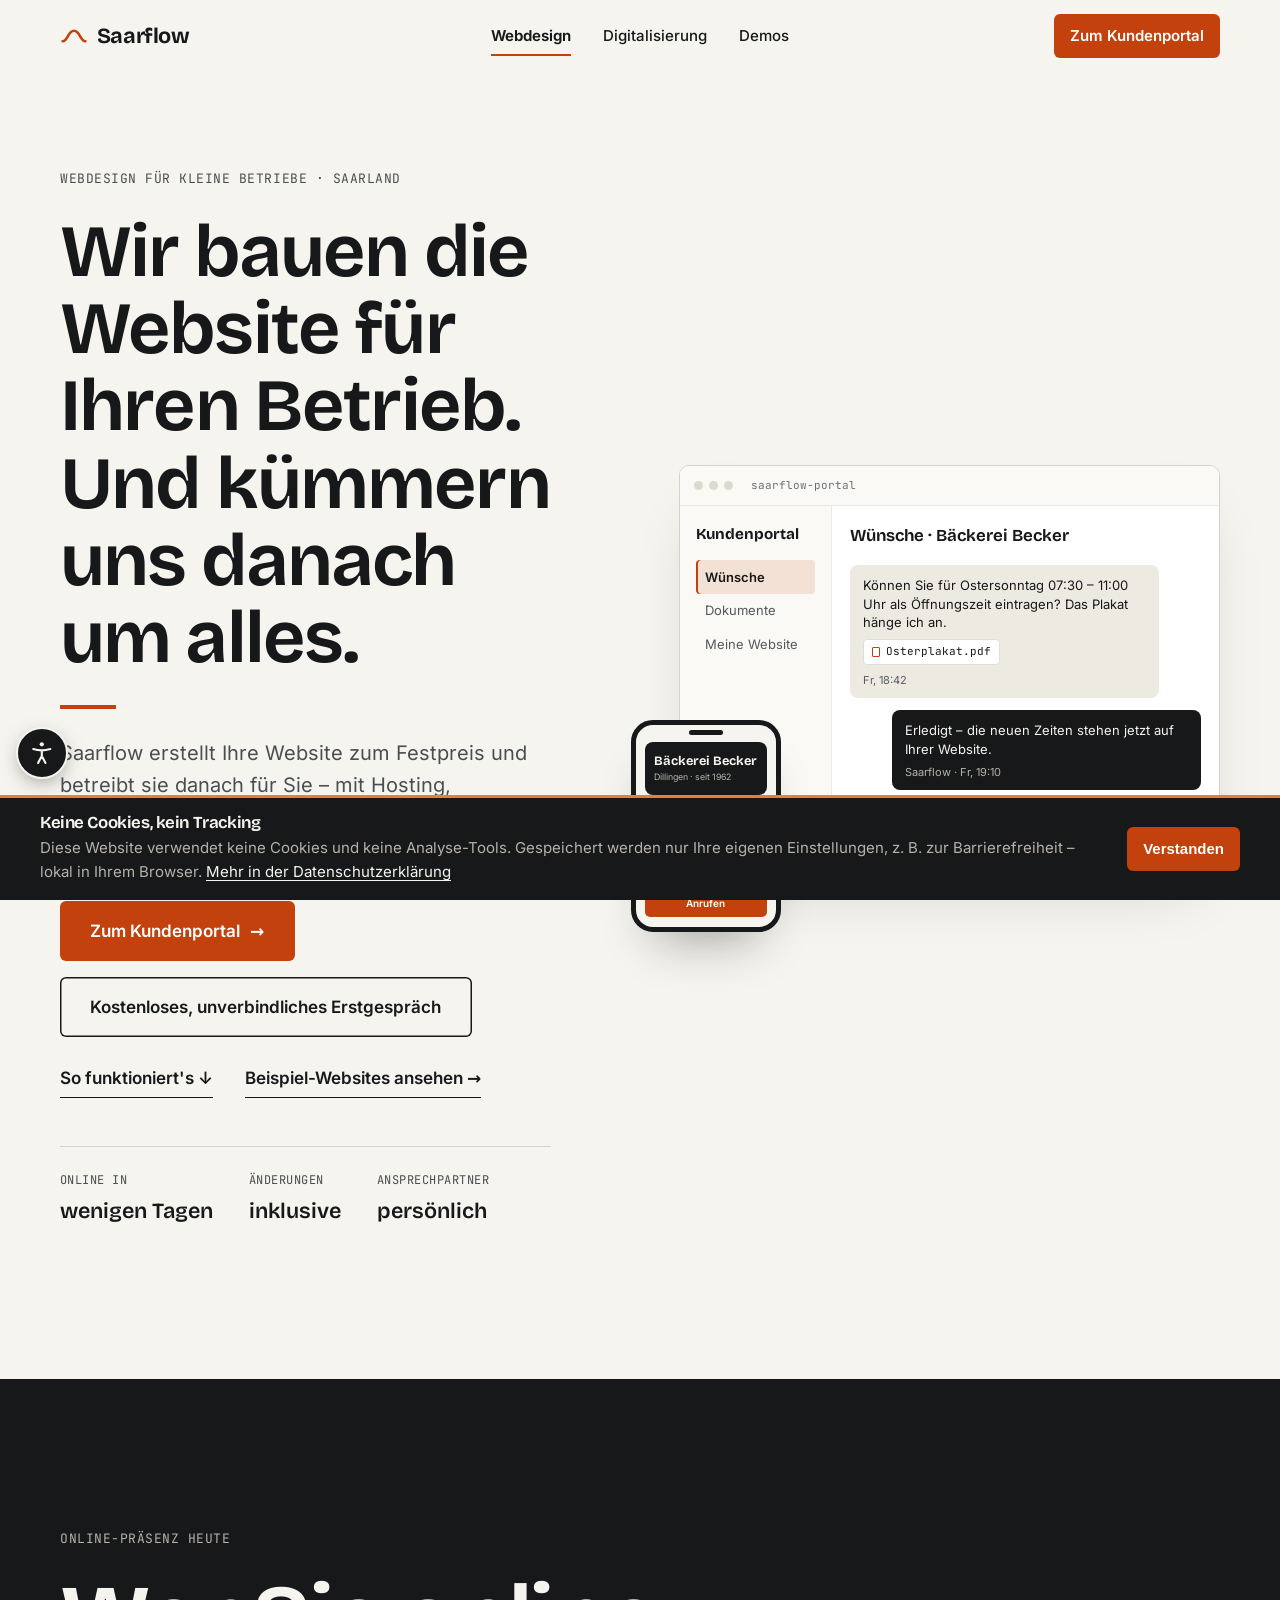
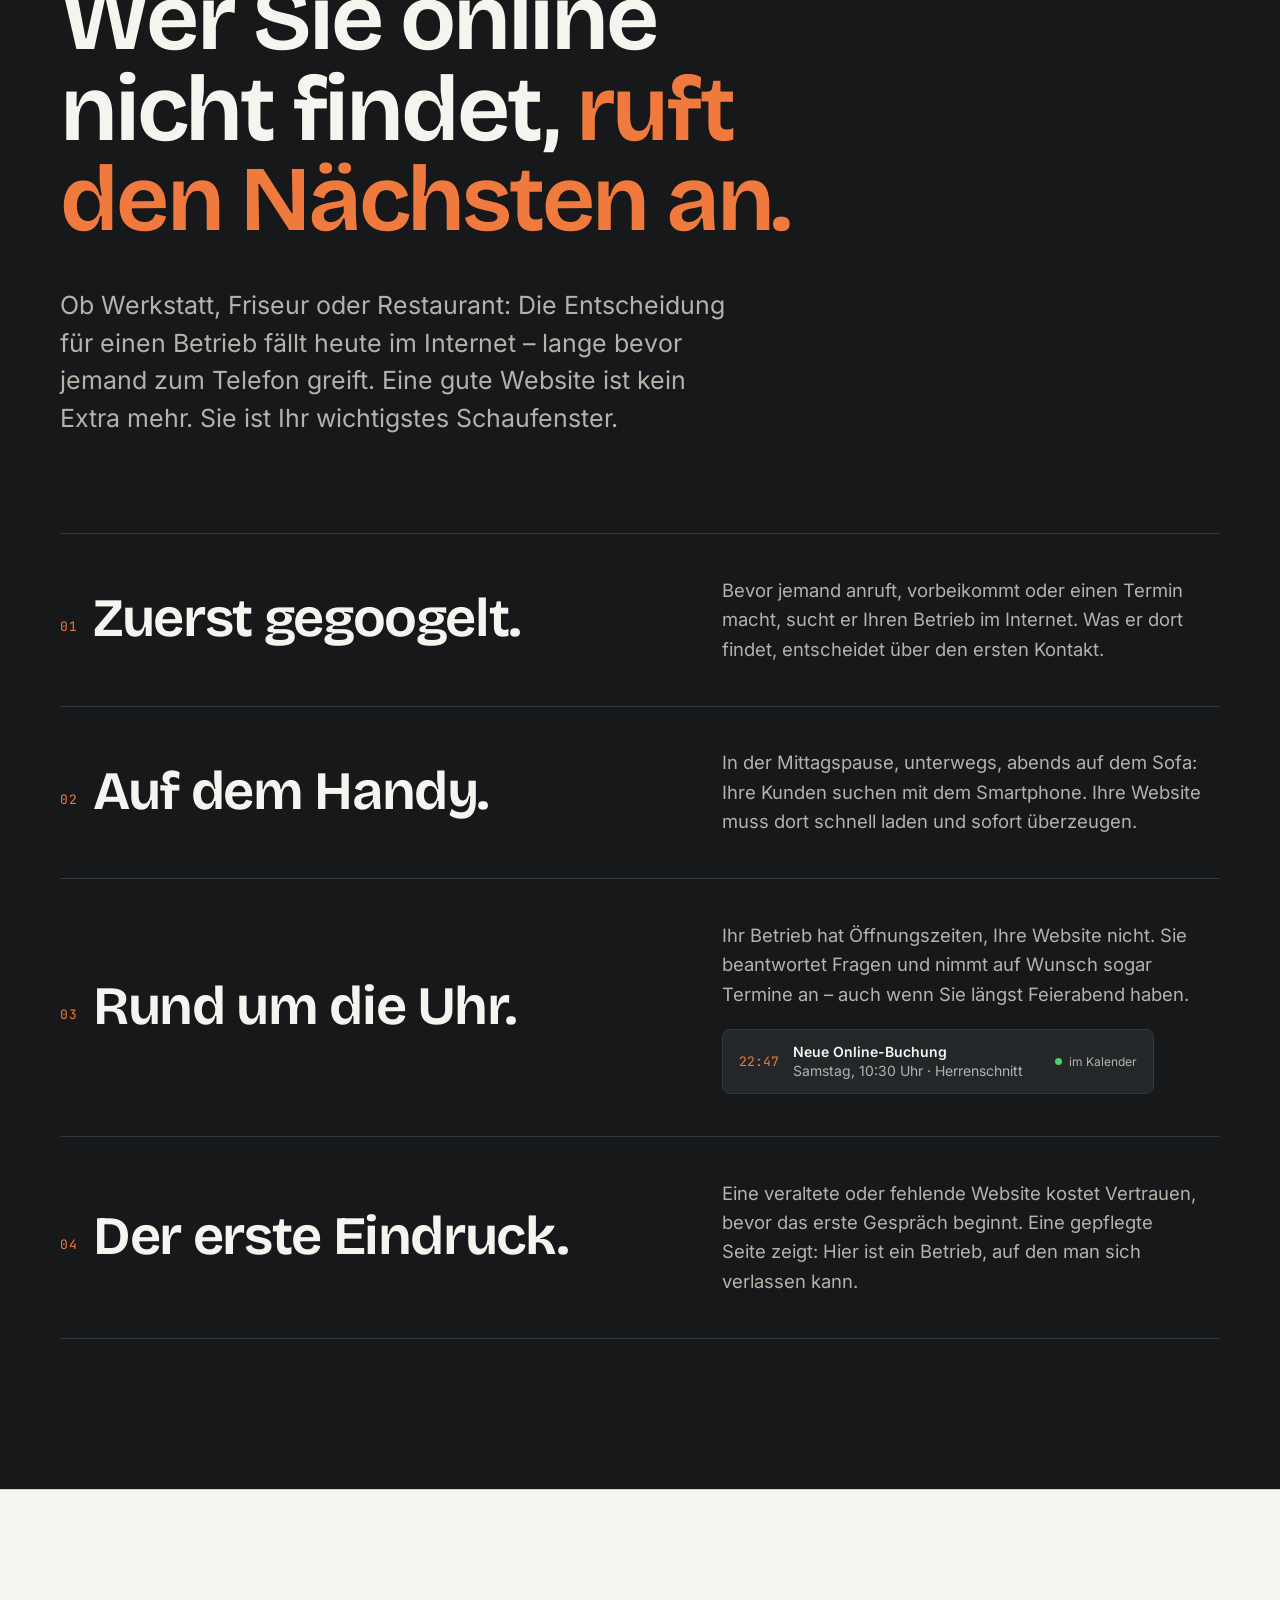
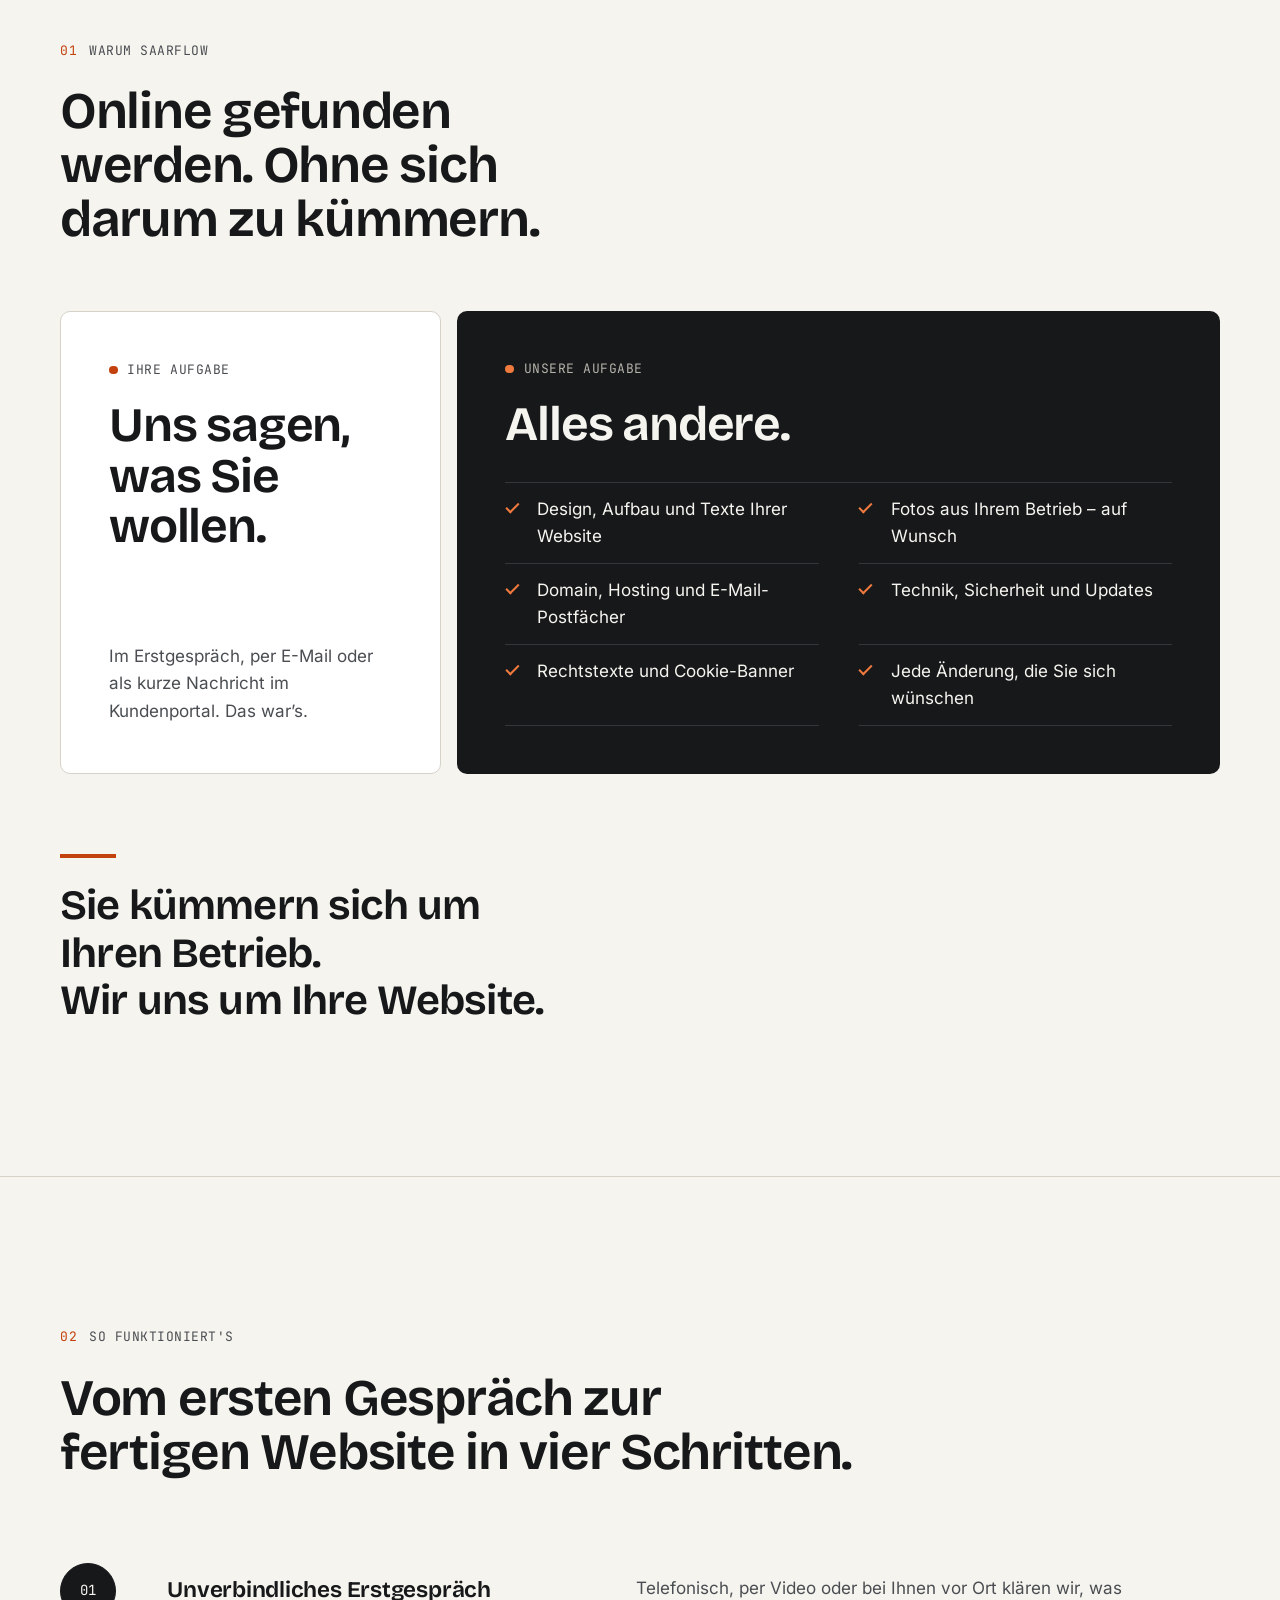
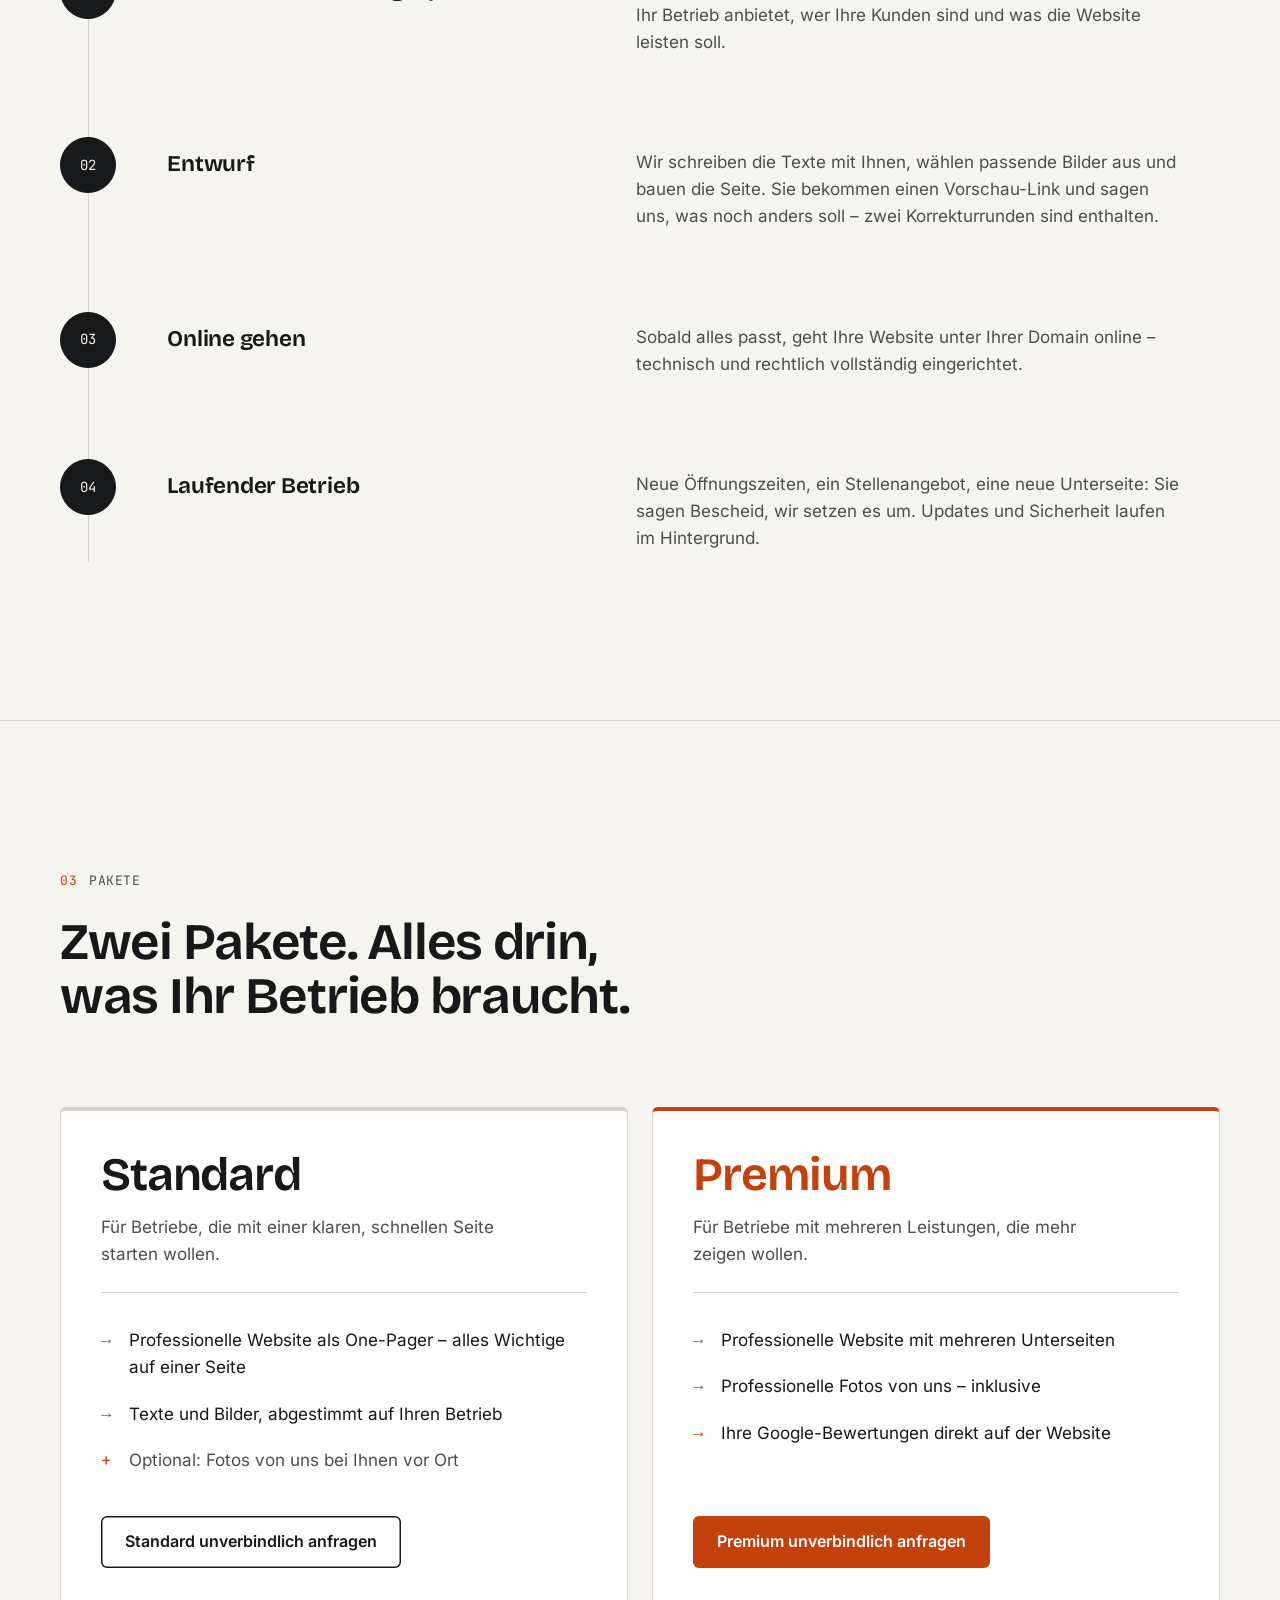
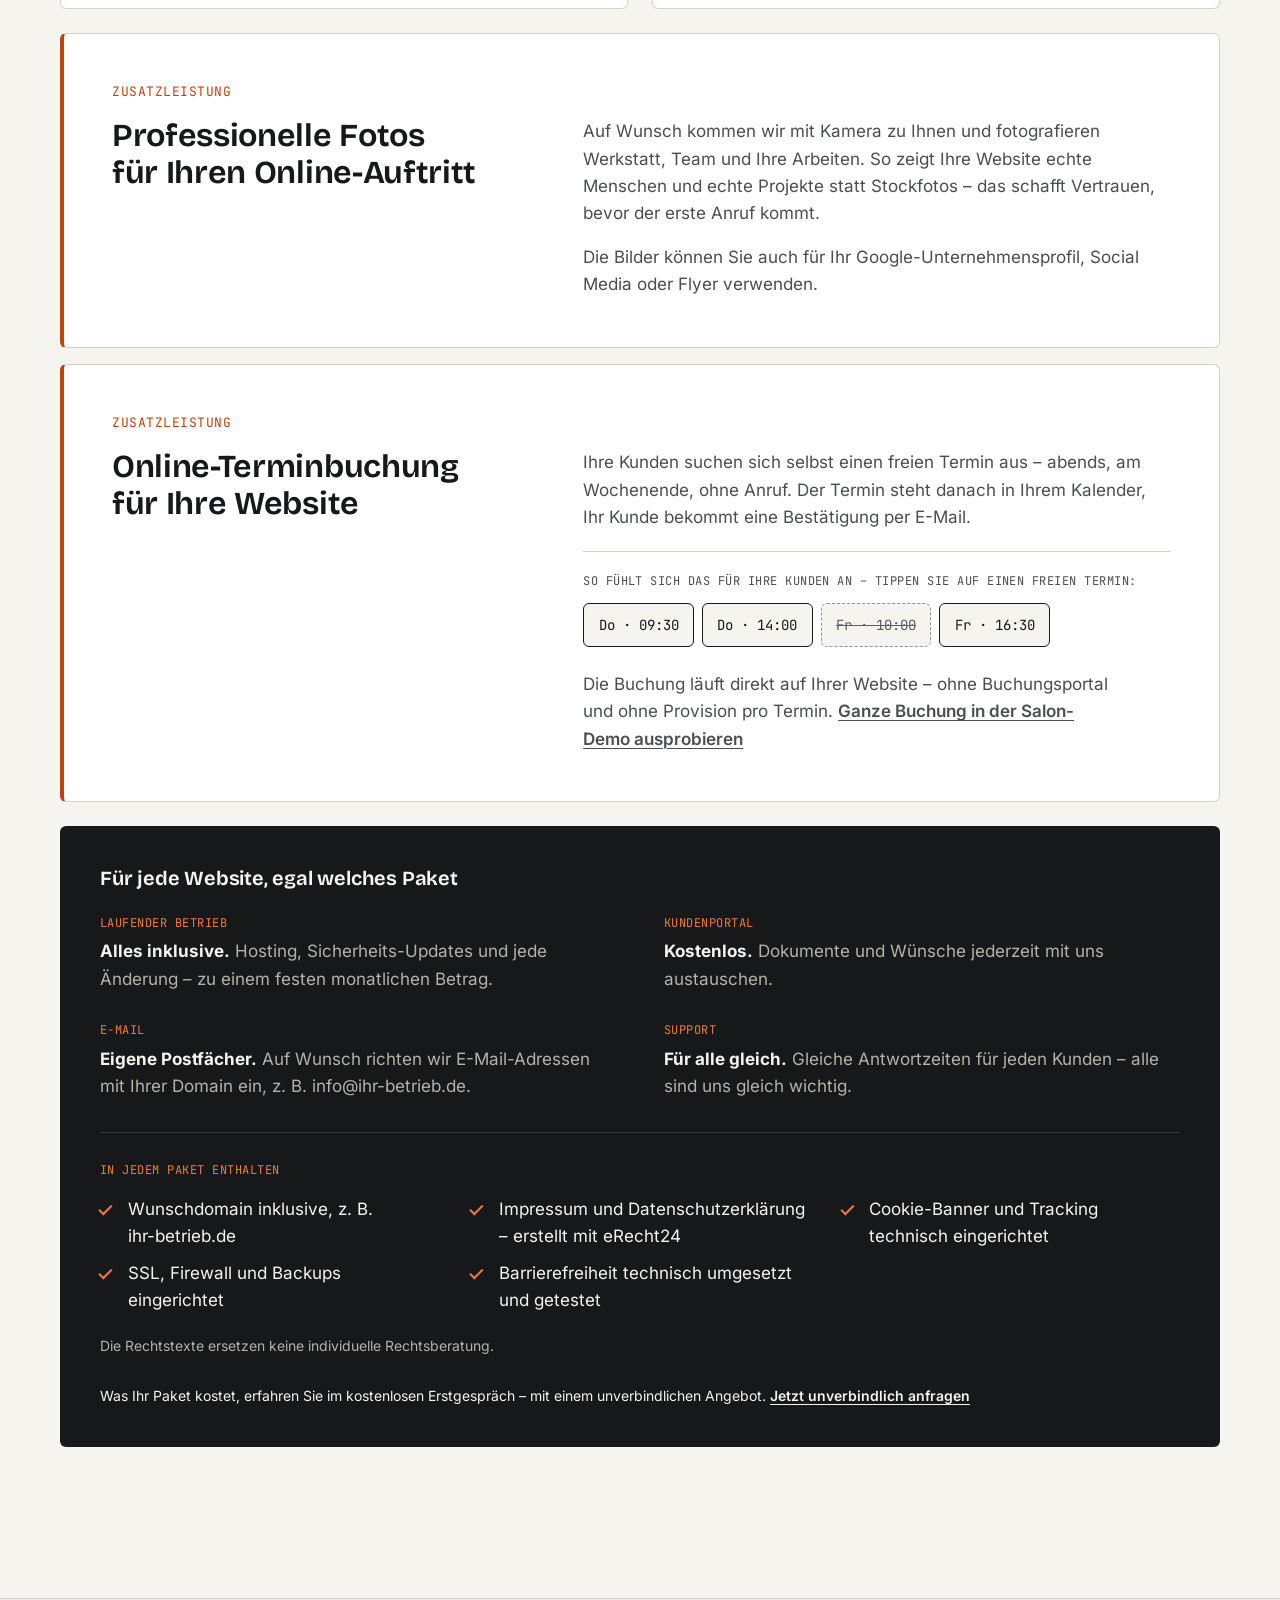
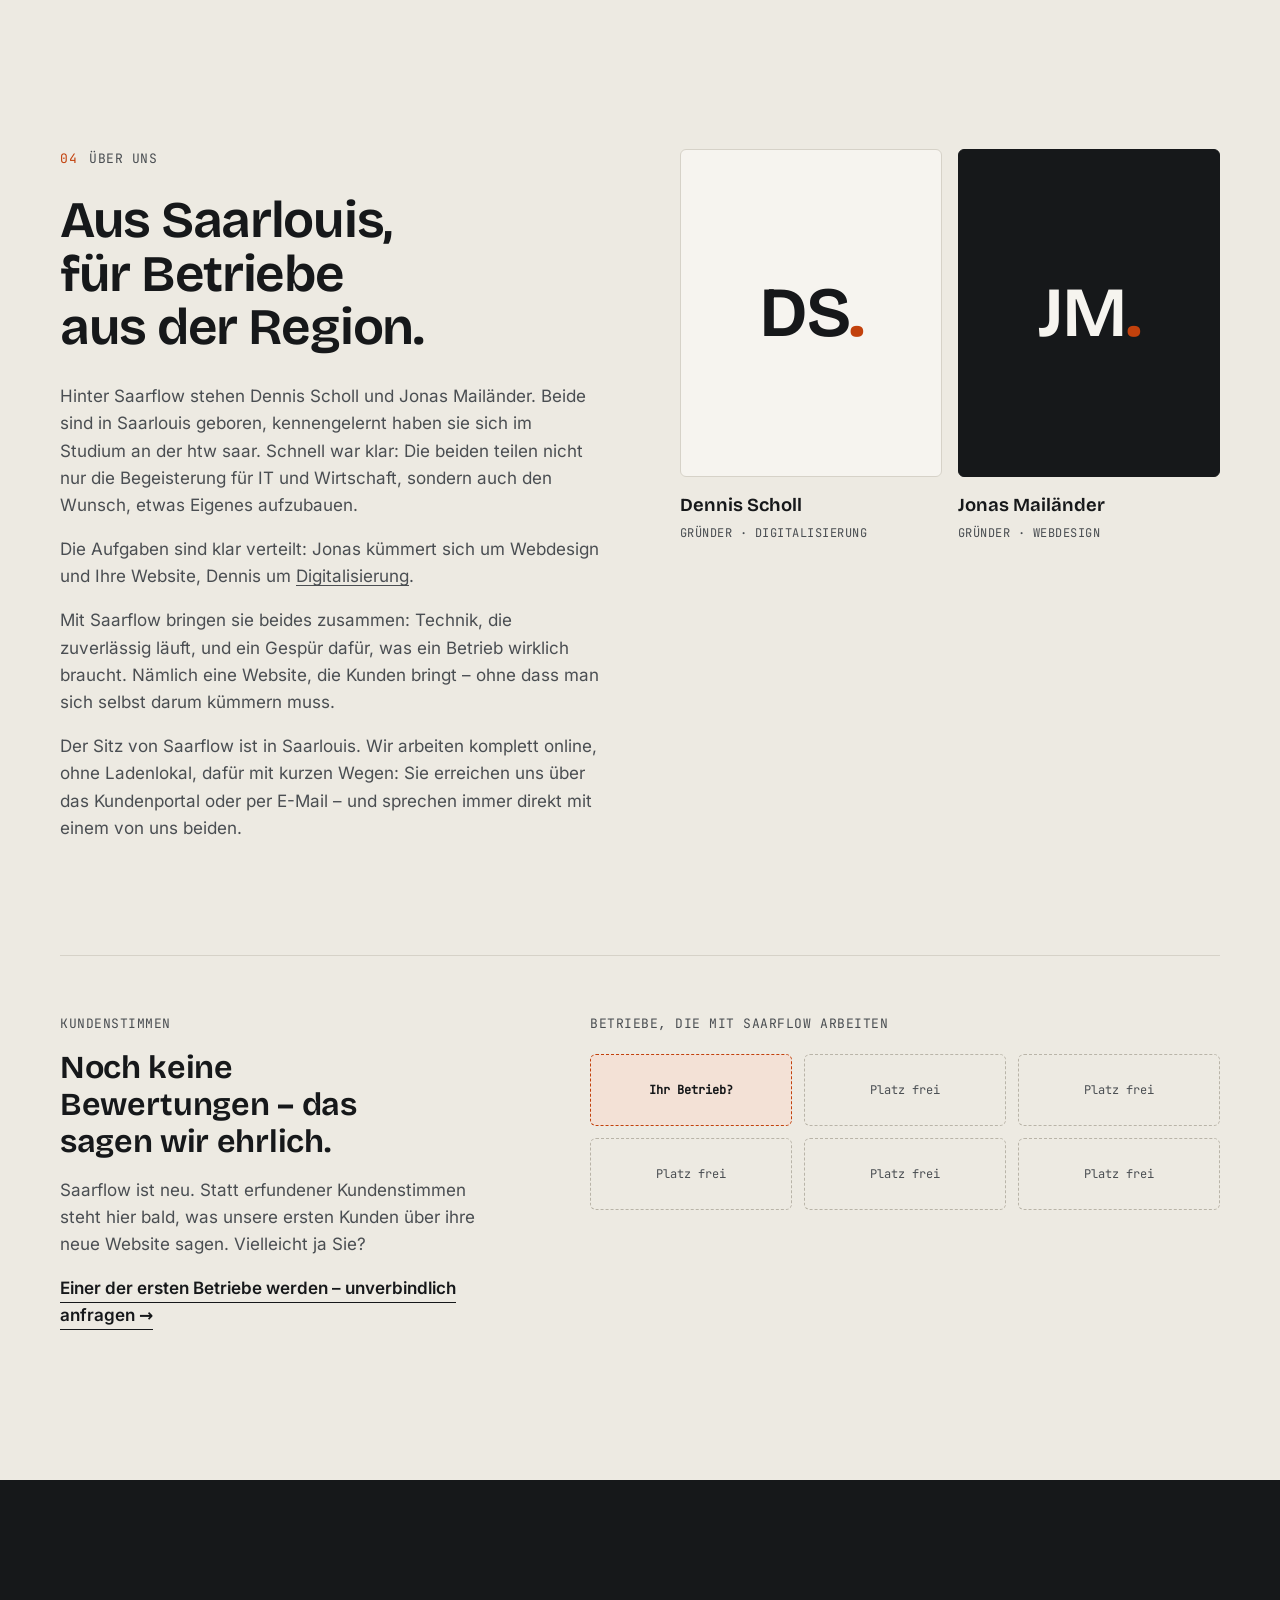
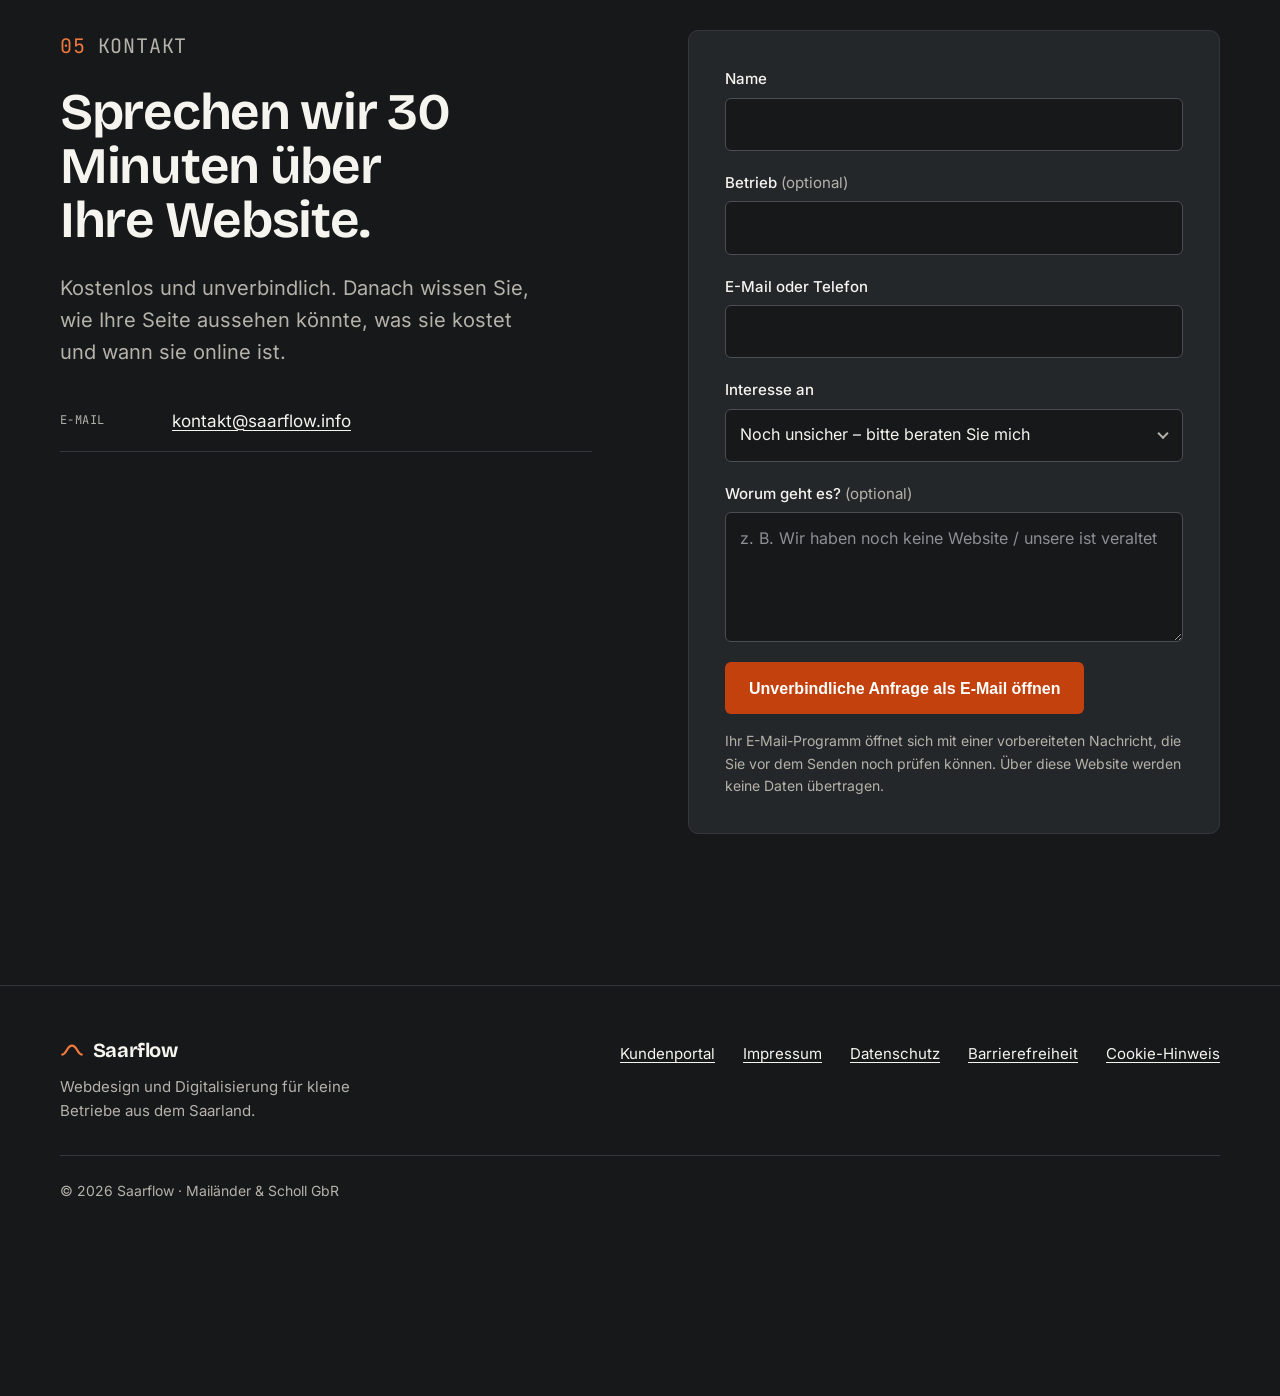
<file: index.html>
<!doctype html>
<html lang="de">
<head>
  <meta charset="utf-8">
  <meta name="viewport" content="width=device-width, initial-scale=1">
  <title>Webdesign im Saarland für kleine Betriebe – Saarflow</title>
  <meta name="description" content="Saarflow baut die Website für Ihren Betrieb im Saarland und übernimmt danach Hosting, Updates und alle Änderungen. Kostenloses, unverbindliches Erstgespräch.">
  <link rel="canonical" href="https://saarflow.info/">
  <meta property="og:type" content="website">
  <meta property="og:site_name" content="Saarflow">
  <meta property="og:locale" content="de_DE">
  <meta property="og:url" content="https://saarflow.info/">
  <meta property="og:title" content="Webdesign im Saarland für kleine Betriebe – Saarflow">
  <meta property="og:description" content="Saarflow baut die Website für Ihren Betrieb im Saarland und übernimmt danach Hosting, Updates und alle Änderungen. Kostenloses, unverbindliches Erstgespräch.">
  <meta property="og:image" content="https://saarflow.info/assets/img/og-saarflow.png">
  <meta property="og:image:width" content="1200">
  <meta property="og:image:height" content="630">
  <meta property="og:image:alt" content="Saarflow – Webdesign und Digitalisierung für kleine Betriebe aus dem Saarland">
  <meta name="twitter:card" content="summary_large_image">
  <meta name="theme-color" content="#F6F4EF">
  <link rel="preload" href="assets/fonts/bricolage-grotesque-latin-wght-normal.woff2" as="font" type="font/woff2" crossorigin>
  <link rel="preload" href="assets/fonts/inter-latin-wght-normal.woff2" as="font" type="font/woff2" crossorigin>
  <link rel="stylesheet" href="assets/css/style.css?v=26">
  <link rel="icon" href="favicon.ico" sizes="48x48">
  <link rel="icon" href="assets/img/favicon-96.png" type="image/png" sizes="96x96">
  <link rel="icon" href="assets/img/favicon-192.png" type="image/png" sizes="192x192">
  <link rel="icon" href="assets/favicon.svg" type="image/svg+xml">
  <link rel="apple-touch-icon" href="assets/img/apple-touch-icon.png">
  <script type="application/ld+json">{"@context":"https://schema.org","@graph":[{"@type":"ProfessionalService","@id":"https://saarflow.info/#unternehmen","name":"Saarflow","legalName":"Mailänder & Scholl GbR","url":"https://saarflow.info/","logo":"https://saarflow.info/assets/img/icon-512.png","image":"https://saarflow.info/assets/img/og-saarflow.png","description":"Webdesign und Digitalisierung für kleine Betriebe aus dem Saarland: Website zum Festpreis, Hosting, Updates und Änderungen inklusive.","email":"kontakt@saarflow.info","address":{"@type":"PostalAddress","addressLocality":"Ensdorf","postalCode":"66806","addressRegion":"Saarland","addressCountry":"DE"},"areaServed":{"@type":"State","name":"Saarland"},"founder":[{"@type":"Person","name":"Jonas Mailänder","jobTitle":"Gründer, Webdesign"},{"@type":"Person","name":"Dennis Scholl","jobTitle":"Gründer, Digitalisierung"}],"knowsAbout":["Webdesign","Website-Erstellung","Hosting","Online-Terminbuchung","Digitalisierung","Automatisierung mit KI"]},{"@type":"WebSite","@id":"https://saarflow.info/#website","url":"https://saarflow.info/","name":"Saarflow","inLanguage":"de","publisher":{"@id":"https://saarflow.info/#unternehmen"}}]}</script>
  <script>(function(d){d.classList.add('js');try{var a=JSON.parse(localStorage.getItem('sf-a11y')||'{}');if(a.font)d.classList.add('a11y-font-'+a.font);for(var k in a){if(k!=='font'&&a[k])d.classList.add('a11y-'+k)}}catch(e){}})(document.documentElement)</script>
</head>
<body>
  <a class="skip-link" href="#inhalt">Zum Inhalt springen</a>

  <header class="site-header">
    <div class="container header-inner">
      <a class="logo" href="./" aria-label="Saarflow – Startseite">
        <svg class="logo-mark" viewBox="0 0 32 32" aria-hidden="true"><path d="M3 22c6 0 6-12 13-12s7 12 13 12" fill="none" stroke="currentColor" stroke-width="3" stroke-linecap="round"/></svg>
        <span>Saarflow</span>
      </a>
      <button class="nav-toggle" aria-expanded="false" aria-controls="hauptnavigation">
        <span class="nav-toggle-bars" aria-hidden="true"></span>
        <span class="visually-hidden">Menü</span>
      </button>
      <nav id="hauptnavigation" class="main-nav" aria-label="Hauptnavigation">
        <ul class="nav-switch">
          <li><a href="./" aria-current="page">Webdesign</a></li>
          <li><a href="digitalisierung.html">Digitalisierung</a></li>
          <li><a href="demos.html">Demos</a></li>
        </ul>
        <a class="btn btn-small btn-portal nav-portal" href="https://saarflow-kundenportal.vercel.app/login">Zum Kundenportal</a>
      </nav>
    </div>
  </header>

  <main id="inhalt">

    <!-- 1 · HERO -->
    <section class="hero" aria-labelledby="hero-title">
      <div class="container hero-grid">
        <div class="hero-copy">
          <p class="eyebrow">Webdesign für kleine Betriebe · Saarland</p>
          <h1 id="hero-title">Wir bauen die Website für Ihren Betrieb. Und kümmern uns danach um alles.</h1>
          <p class="lead">Saarflow erstellt Ihre Website zum Festpreis und betreibt sie danach für Sie – mit Hosting, Sicherheits-Updates und jeder Änderung, die Sie sich wünschen.</p>
          <div class="hero-actions">
            <a class="btn btn-portal btn-large" href="https://saarflow-kundenportal.vercel.app/login">Zum Kundenportal <span aria-hidden="true">→</span></a>
            <a class="btn btn-outline btn-large" href="#kontakt">Kostenloses, unverbindliches Erstgespräch</a>
          </div>
          <p class="hero-sub"><a class="text-link" href="#ablauf">So funktioniert's <span aria-hidden="true">↓</span></a> <a class="text-link" href="demos.html">Beispiel-Websites ansehen <span aria-hidden="true">→</span></a></p>

          <dl class="facts">
            <div><dt>Online in</dt><dd>wenigen Tagen</dd></div>
            <div><dt>Änderungen</dt><dd>inklusive</dd></div>
            <div><dt>Ansprechpartner</dt><dd>persönlich</dd></div>
          </dl>
        </div>

        <!-- Produktansicht (HTML/CSS-Mockup, kein Bild) -->
        <div class="hero-visual reveal" role="img" aria-label="Produktansicht: Im Saarflow-Kundenportal bittet eine Beispiel-Bäckerei um neue Öffnungszeiten für Sonntag, Saarflow meldet die Änderung als erledigt. Daneben zeigt ein Smartphone die aktualisierte Website.">
          <div class="mock-editor" aria-hidden="true">
            <div class="mock-bar"><span></span><span></span><span></span><em>saarflow-portal</em></div>
            <div class="mock-body">
              <aside class="mock-side">
                <b>Kundenportal</b>
                <ul>
                  <li class="is-active">Wünsche</li>
                  <li>Dokumente</li>
                  <li>Meine Website</li>
                </ul>
              </aside>
              <div class="mock-main">
                <p class="mock-label">Wünsche · Bäckerei Becker</p>
                <div class="mock-msg mock-msg--in">
                  <p>Können Sie für Ostersonntag 07:30 – 11:00 Uhr als Öffnungszeit eintragen? Das Plakat hänge ich an.</p>
                  <span class="mock-file">Osterplakat.pdf</span>
                  <small>Fr, 18:42</small>
                </div>
                <div class="mock-msg mock-msg--out">
                  <p>Erledigt – die neuen Zeiten stehen jetzt auf Ihrer Website.</p>
                  <small>Saarflow · Fr, 19:10</small>
                </div>
                <div class="mock-save"><span class="mock-status">Änderung ist online</span><span class="mock-btn">Neuer Wunsch</span></div>
              </div>
            </div>
          </div>
          <div class="mock-phone" aria-hidden="true">
            <div class="phone-notch"></div>
            <div class="phone-hero"><b>Bäckerei Becker</b><small>Dillingen · seit 1962</small></div>
            <div class="phone-card">
              <small>Heute geöffnet</small>
              <b>07:30 – 11:00</b>
            </div>
            <div class="phone-lines"><i></i><i></i><i class="short"></i></div>
            <div class="phone-cta">Anrufen</div>
          </div>
        </div>
      </div>
    </section>

    <!-- Online-Präsenz: warum sie heute zählt -->
    <section class="online" aria-labelledby="online-title">
      <div class="container">
        <p class="eyebrow eyebrow--light">Online-Präsenz heute</p>
        <h2 id="online-title" class="online-title">Wer Sie online nicht findet, <span>ruft den Nächsten an.</span></h2>
        <p class="online-lead">Ob Werkstatt, Friseur oder Restaurant: Die Entscheidung für einen Betrieb fällt heute im Internet – lange bevor jemand zum Telefon greift. Eine gute Website ist kein Extra mehr. Sie ist Ihr wichtigstes Schaufenster.</p>
        <ol class="online-points">
          <li class="reveal">
            <h3><span class="online-num" aria-hidden="true">01</span>Zuerst gegoogelt.</h3>
            <p>Bevor jemand anruft, vorbeikommt oder einen Termin macht, sucht er Ihren Betrieb im Internet. Was er dort findet, entscheidet über den ersten Kontakt.</p>
          </li>
          <li class="reveal">
            <h3><span class="online-num" aria-hidden="true">02</span>Auf dem Handy.</h3>
            <p>In der Mittagspause, unterwegs, abends auf dem Sofa: Ihre Kunden suchen mit dem Smartphone. Ihre Website muss dort schnell laden und sofort überzeugen.</p>
          </li>
          <li class="reveal">
            <h3><span class="online-num" aria-hidden="true">03</span>Rund um die Uhr.</h3>
            <div>
              <p>Ihr Betrieb hat Öffnungszeiten, Ihre Website nicht. Sie beantwortet Fragen und nimmt auf Wunsch sogar Termine an – auch wenn Sie längst Feierabend haben.</p>
              <div class="night-booking" role="img" aria-label="Beispiel: Um 22:47 Uhr bucht ein Kunde online einen Termin für Samstag, 10:30 Uhr. Der Termin steht sofort im Kalender.">
                <span class="nb-time" aria-hidden="true">22:47</span>
                <span class="nb-text" aria-hidden="true"><b>Neue Online-Buchung</b>Samstag, 10:30 Uhr · Herrenschnitt</span>
                <span class="nb-state" aria-hidden="true">im Kalender</span>
              </div>
            </div>
          </li>
          <li class="reveal">
            <h3><span class="online-num" aria-hidden="true">04</span>Der erste Eindruck.</h3>
            <p>Eine veraltete oder fehlende Website kostet Vertrauen, bevor das erste Gespräch beginnt. Eine gepflegte Seite zeigt: Hier ist ein Betrieb, auf den man sich verlassen kann.</p>
          </li>
        </ol>
      </div>
    </section>

    <!-- 2 · WARUM SAARFLOW: Online-Präsenz, stressfrei -->
    <section id="problem" class="section why" aria-labelledby="why-title">
      <div class="container">
        <div class="why-intro">
          <div class="why-head">
            <p class="eyebrow"><span class="num">01</span> Warum Saarflow</p>
            <h2 id="why-title">Online gefunden werden. Ohne sich darum zu kümmern.</h2>
          </div>
        </div>

        <div class="split reveal" role="group" aria-label="Wer macht was?">
          <div class="split-you">
            <p class="split-label">Ihre Aufgabe</p>
            <p class="split-big">Uns sagen, was Sie wollen.</p>
            <p class="split-small">Im Erstgespräch, per E-Mail oder als kurze Nachricht im Kundenportal. Das war’s.</p>
          </div>
          <div class="split-us">
            <p class="split-label">Unsere Aufgabe</p>
            <p class="split-big">Alles andere.</p>
            <ul class="split-list">
              <li>Design, Aufbau und Texte Ihrer Website</li>
              <li>Fotos aus Ihrem Betrieb – auf Wunsch</li>
              <li>Domain, Hosting und E-Mail-Postfächer</li>
              <li>Technik, Sicherheit und Updates</li>
              <li>Rechtstexte und Cookie-Banner</li>
              <li>Jede Änderung, die Sie sich wünschen</li>
            </ul>
          </div>
        </div>

        <div class="why-close reveal">
          <p class="why-statement">Sie kümmern sich um Ihren Betrieb.<br>Wir uns um Ihre Website.</p>
        </div>
      </div>
    </section>

    <!-- 3 · SO FUNKTIONIERT'S -->
    <section id="ablauf" class="section process" aria-labelledby="ablauf-title">
      <div class="container">
        <div class="section-head">
          <p class="eyebrow"><span class="num">02</span> So funktioniert's</p>
          <h2 id="ablauf-title">Vom ersten Gespräch zur fertigen Website in vier Schritten.</h2>
        </div>

        <ol class="steps">
          <li class="step reveal">
            <div class="step-num" aria-hidden="true">01</div>
            <div class="step-text">
              <h3>Unverbindliches Erstgespräch</h3>
              <p>Telefonisch, per Video oder bei Ihnen vor Ort klären wir, was Ihr Betrieb anbietet, wer Ihre Kunden sind und was die Website leisten soll.</p>
            </div>
          </li>
          <li class="step reveal">
            <div class="step-num" aria-hidden="true">02</div>
            <div class="step-text">
              <h3>Entwurf</h3>
              <p>Wir schreiben die Texte mit Ihnen, wählen passende Bilder aus und bauen die Seite. Sie bekommen einen Vorschau-Link und sagen uns, was noch anders soll – zwei Korrekturrunden sind enthalten.</p>
            </div>
          </li>
          <li class="step reveal">
            <div class="step-num" aria-hidden="true">03</div>
            <div class="step-text">
              <h3>Online gehen</h3>
              <p>Sobald alles passt, geht Ihre Website unter Ihrer Domain online – technisch und rechtlich vollständig eingerichtet.</p>
            </div>
          </li>
          <li class="step reveal">
            <div class="step-num" aria-hidden="true">04</div>
            <div class="step-text">
              <h3>Laufender Betrieb</h3>
              <p>Neue Öffnungszeiten, ein Stellenangebot, eine neue Unterseite: Sie sagen Bescheid, wir setzen es um. Updates und Sicherheit laufen im Hintergrund.</p>
            </div>
          </li>
        </ol>

      </div>
    </section>

    <!-- 3 · PREISE -->
    <section id="preise" class="section pricing" aria-labelledby="preise-title">
      <div class="container">
        <div class="section-head">
          <p class="eyebrow"><span class="num">03</span> Pakete</p>
          <h2 id="preise-title">Zwei Pakete. Alles drin, was Ihr Betrieb braucht.</h2>
        </div>

        <div class="plans">
          <article class="plan reveal" aria-labelledby="plan-standard">
            <header class="plan-head">
              <h3 id="plan-standard">Standard</h3>
              <p class="plan-for">Für Betriebe, die mit einer klaren, schnellen Seite starten wollen.</p>
            </header>
            <ul class="plan-list">
              <li>Professionelle Website als One-Pager – alles Wichtige auf einer Seite</li>
              <li>Texte und Bilder, abgestimmt auf Ihren Betrieb</li>
              <li class="plan-option">Optional: Fotos von uns bei Ihnen vor Ort</li>
            </ul>
            <a class="btn btn-outline" href="#kontakt" data-paket="Standard">Standard unverbindlich anfragen</a>
          </article>

          <article class="plan plan--premium reveal" aria-labelledby="plan-premium">
            <header class="plan-head">
              <h3 id="plan-premium">Premium</h3>
              <p class="plan-for">Für Betriebe mit mehreren Leistungen, die mehr zeigen wollen.</p>
            </header>
            <ul class="plan-list">
              <li>Professionelle Website mit mehreren Unterseiten</li>
              <li>Professionelle Fotos von uns – inklusive</li>
              <li>Ihre Google-Bewertungen direkt auf der Website</li>
            </ul>
            <a class="btn" href="#kontakt" data-paket="Premium">Premium unverbindlich anfragen</a>
          </article>
        </div>

        <aside class="extra extra--pricing reveal" aria-labelledby="fotos-title">
          <p class="eyebrow">Zusatzleistung</p>
          <div class="extra-body">
            <h3 id="fotos-title">Professionelle Fotos für Ihren Online-Auftritt</h3>
            <div>
              <p>Auf Wunsch kommen wir mit Kamera zu Ihnen und fotografieren Werkstatt, Team und Ihre Arbeiten. So zeigt Ihre Website echte Menschen und echte Projekte statt Stockfotos – das schafft Vertrauen, bevor der erste Anruf kommt.</p>
              <p>Die Bilder können Sie auch für Ihr Google-Unternehmensprofil, Social Media oder Flyer verwenden.</p>
            </div>
          </div>
        </aside>

        <aside class="extra extra--pricing reveal" aria-labelledby="buchung-title">
          <p class="eyebrow">Zusatzleistung</p>
          <div class="extra-body">
            <h3 id="buchung-title">Online-Terminbuchung für Ihre Website</h3>
            <div>
              <p>Ihre Kunden suchen sich selbst einen freien Termin aus – abends, am Wochenende, ohne Anruf. Der Termin steht danach in Ihrem Kalender, Ihr Kunde bekommt eine Bestätigung per E-Mail.</p>
              <div class="try" data-try-booking>
                <p class="try-label" id="try-label">So fühlt sich das für Ihre Kunden an – tippen Sie auf einen freien Termin:</p>
                <div class="try-slots" role="group" aria-labelledby="try-label">
                  <button type="button" aria-pressed="false" data-when="Donnerstag, 09:30 Uhr">Do · 09:30</button>
                  <button type="button" aria-pressed="false" data-when="Donnerstag, 14:00 Uhr">Do · 14:00</button>
                  <button type="button" disabled>Fr · 10:00 <span class="visually-hidden">(belegt)</span></button>
                  <button type="button" aria-pressed="false" data-when="Freitag, 16:30 Uhr">Fr · 16:30</button>
                </div>
                <p class="try-status" role="status"></p>
              </div>
              <p>Die Buchung läuft direkt auf Ihrer Website – ohne Buchungsportal und ohne Provision pro Termin. <a href="demo-salon.html#termin">Ganze Buchung in der Salon-Demo ausprobieren</a></p>
            </div>
          </div>
        </aside>

        <div class="plan-common reveal">
          <h3>Für jede Website, egal welches Paket</h3>
          <dl>
            <div>
              <dt>Laufender Betrieb</dt>
              <dd><strong>Alles inklusive.</strong> Hosting, Sicherheits-Updates und jede Änderung – zu einem festen monatlichen Betrag.</dd>
            </div>
            <div>
              <dt>Kundenportal</dt>
              <dd><strong>Kostenlos.</strong> Dokumente und Wünsche jederzeit mit uns austauschen.</dd>
            </div>
            <div>
              <dt>E-Mail</dt>
              <dd><strong>Eigene Postfächer.</strong> Auf Wunsch richten wir E-Mail-Adressen mit Ihrer Domain ein, z. B. <span class="nowrap">info@ihr-betrieb.de</span>.</dd>
            </div>
            <div>
              <dt>Support</dt>
              <dd><strong>Für alle gleich.</strong> Gleiche Antwortzeiten für jeden Kunden – alle sind uns gleich wichtig.</dd>
            </div>
          </dl>
          <div class="plan-checks">
            <h4>In jedem Paket enthalten</h4>
            <ul>
              <li>Wunschdomain inklusive, z. B. <span class="nowrap">ihr-betrieb.de</span></li>
              <li>Impressum und Datenschutzerklärung – erstellt mit eRecht24</li>
              <li>Cookie-Banner und Tracking technisch eingerichtet</li>
              <li>SSL, Firewall und Backups eingerichtet</li>
              <li>Barrierefreiheit technisch umgesetzt und getestet</li>
            </ul>
            <p class="plan-checks-note">Die Rechtstexte ersetzen keine individuelle Rechtsberatung.</p>
          </div>
          <p class="plan-note">Was Ihr Paket kostet, erfahren Sie im kostenlosen Erstgespräch – mit einem unverbindlichen Angebot. <a href="#kontakt">Jetzt unverbindlich anfragen</a></p>
        </div>
      </div>
    </section>

    <!-- 4 · VERTRAUEN -->
    <section id="ueber-uns" class="section about" aria-labelledby="about-title">
      <div class="container about-grid">
        <div class="about-copy reveal">
          <p class="eyebrow"><span class="num">04</span> Über uns</p>
          <h2 id="about-title">Aus Saarlouis, für Betriebe aus der Region.</h2>
          <p>Hinter Saarflow stehen Dennis Scholl und Jonas Mailänder. Beide sind in Saarlouis geboren, kennengelernt haben sie sich im Studium an der htw saar. Schnell war klar: Die beiden teilen nicht nur die Begeisterung für IT und Wirtschaft, sondern auch den Wunsch, etwas Eigenes aufzubauen.</p>
          <p>Die Aufgaben sind klar verteilt: Jonas kümmert sich um Webdesign und Ihre Website, Dennis um <a href="digitalisierung.html">Digitalisierung</a>.</p>
          <p>Mit Saarflow bringen sie beides zusammen: Technik, die zuverlässig läuft, und ein Gespür dafür, was ein Betrieb wirklich braucht. Nämlich eine Website, die Kunden bringt – ohne dass man sich selbst darum kümmern muss.</p>
          <p>Der Sitz von Saarflow ist in Saarlouis. Wir arbeiten komplett online, ohne Ladenlokal, dafür mit kurzen Wegen: Sie erreichen uns über das Kundenportal oder per E-Mail – und sprechen immer direkt mit einem von uns beiden.</p>
        </div>

        <div class="about-visual reveal">
          <ul class="founders">
            <li class="founder">
              <div class="founder-photo" aria-hidden="true"><span>DS</span></div>
              <p class="founder-name">Dennis Scholl</p>
              <p class="founder-role">Gründer · Digitalisierung</p>
            </li>
            <li class="founder">
              <div class="founder-photo" aria-hidden="true"><span>JM</span></div>
              <p class="founder-name">Jonas Mailänder</p>
              <p class="founder-role">Gründer · Webdesign</p>
            </li>
          </ul>
        </div>
      </div>

      <div class="container">
        <div class="first-clients reveal">
          <div class="first-copy">
            <p class="eyebrow">Kundenstimmen</p>
            <h3>Noch keine Bewertungen – das sagen wir ehrlich.</h3>
            <p>Saarflow ist neu. Statt erfundener Kundenstimmen steht hier bald, was unsere ersten Kunden über ihre neue Website sagen. Vielleicht ja Sie?</p>
            <a class="text-link" href="#kontakt">Einer der ersten Betriebe werden – unverbindlich anfragen <span aria-hidden="true">→</span></a>
          </div>
          <div class="first-slots">
            <p class="slots-label">Betriebe, die mit Saarflow arbeiten</p>
            <ul aria-label="Noch freie Plätze">
              <li class="slot slot--you"><span>Ihr Betrieb?</span></li>
              <li class="slot"><span>Platz frei</span></li>
              <li class="slot"><span>Platz frei</span></li>
              <li class="slot"><span>Platz frei</span></li>
              <li class="slot"><span>Platz frei</span></li>
              <li class="slot"><span>Platz frei</span></li>
            </ul>
          </div>
        </div>
      </div>
    </section>

    <!-- 5 · CTA + KONTAKT -->
    <section id="kontakt" class="section contact" aria-labelledby="kontakt-title">
      <div class="container contact-grid">
        <div class="contact-copy">
          <p class="eyebrow eyebrow--light"><span class="num">05</span> Kontakt</p>
          <h2 id="kontakt-title">Sprechen wir 30 Minuten über Ihre Website.</h2>
          <p>Kostenlos und unverbindlich. Danach wissen Sie, wie Ihre Seite aussehen könnte, was sie kostet und wann sie online ist.</p>
          <dl class="contact-data">
            <div><dt>E-Mail</dt><dd><a href="mailto:kontakt@saarflow.info">kontakt@saarflow.info</a></dd></div>
          </dl>
        </div>

        <!-- Formular öffnet das E-Mail-Programm des Besuchers (mailto). Empfänger: action + data-mailto.
             Felder haben bewusst kein name-Attribut: ohne JS öffnet sich so eine leere Mail statt "name=..."-Zeilen. -->
        <form class="contact-form" action="mailto:kontakt@saarflow.info" novalidate data-contact-form data-topic="Webdesign" data-mailto="kontakt@saarflow.info">
          <div class="field">
            <label for="name">Name</label>
            <input id="name" type="text" autocomplete="name" required>
          </div>
          <div class="field">
            <label for="betrieb">Betrieb <span class="optional">(optional)</span></label>
            <input id="betrieb" type="text" autocomplete="organization">
          </div>
          <div class="field">
            <label for="email">E-Mail oder Telefon</label>
            <input id="email" type="text" autocomplete="email" required>
          </div>
          <div class="field">
            <label for="paket">Interesse an</label>
            <div class="select-wrap">
              <select id="paket">
                <option value="">Noch unsicher – bitte beraten Sie mich</option>
                <option value="Standard">Standard – One-Pager</option>
                <option value="Premium">Premium – mehrere Unterseiten</option>
              </select>
            </div>
          </div>
          <div class="field">
            <label for="nachricht">Worum geht es? <span class="optional">(optional)</span></label>
            <textarea id="nachricht" rows="4" placeholder="z. B. Wir haben noch keine Website / unsere ist veraltet"></textarea>
          </div>
          <button class="btn btn-light" type="submit">Unverbindliche Anfrage als E-Mail öffnen</button>
          <p class="form-hint">Ihr E-Mail-Programm öffnet sich mit einer vorbereiteten Nachricht, die Sie vor dem Senden noch prüfen können. Über diese Website werden keine Daten übertragen.</p>
          <p class="form-status" role="status" aria-live="polite"></p>
        </form>
      </div>
    </section>
  </main>

  <footer class="site-footer">
    <div class="container footer-inner">
      <div class="footer-brand">
        <p class="logo logo--small"><svg class="logo-mark" viewBox="0 0 32 32" aria-hidden="true"><path d="M3 22c6 0 6-12 13-12s7 12 13 12" fill="none" stroke="currentColor" stroke-width="3" stroke-linecap="round"/></svg> Saarflow</p>
        <p class="footer-claim">Webdesign und Digitalisierung für kleine Betriebe aus dem Saarland.</p>
      </div>
      <nav aria-label="Rechtliches">
        <ul>
          <li><a href="https://saarflow-kundenportal.vercel.app/login">Kundenportal</a></li>
          <li><a href="impressum.html">Impressum</a></li>
          <li><a href="datenschutz.html">Datenschutz</a></li>
          <li><a href="barrierefreiheit.html">Barrierefreiheit</a></li>
          <li><button type="button" class="link-btn" data-cookie-settings>Cookie-Hinweis</button></li>
        </ul>
      </nav>
      <p class="copyright">© 2026 Saarflow · Mailänder &amp; Scholl GbR</p>
    </div>
  </footer>

  <script src="assets/js/main.js?v=26" defer></script>
</body>
</html>
</file>
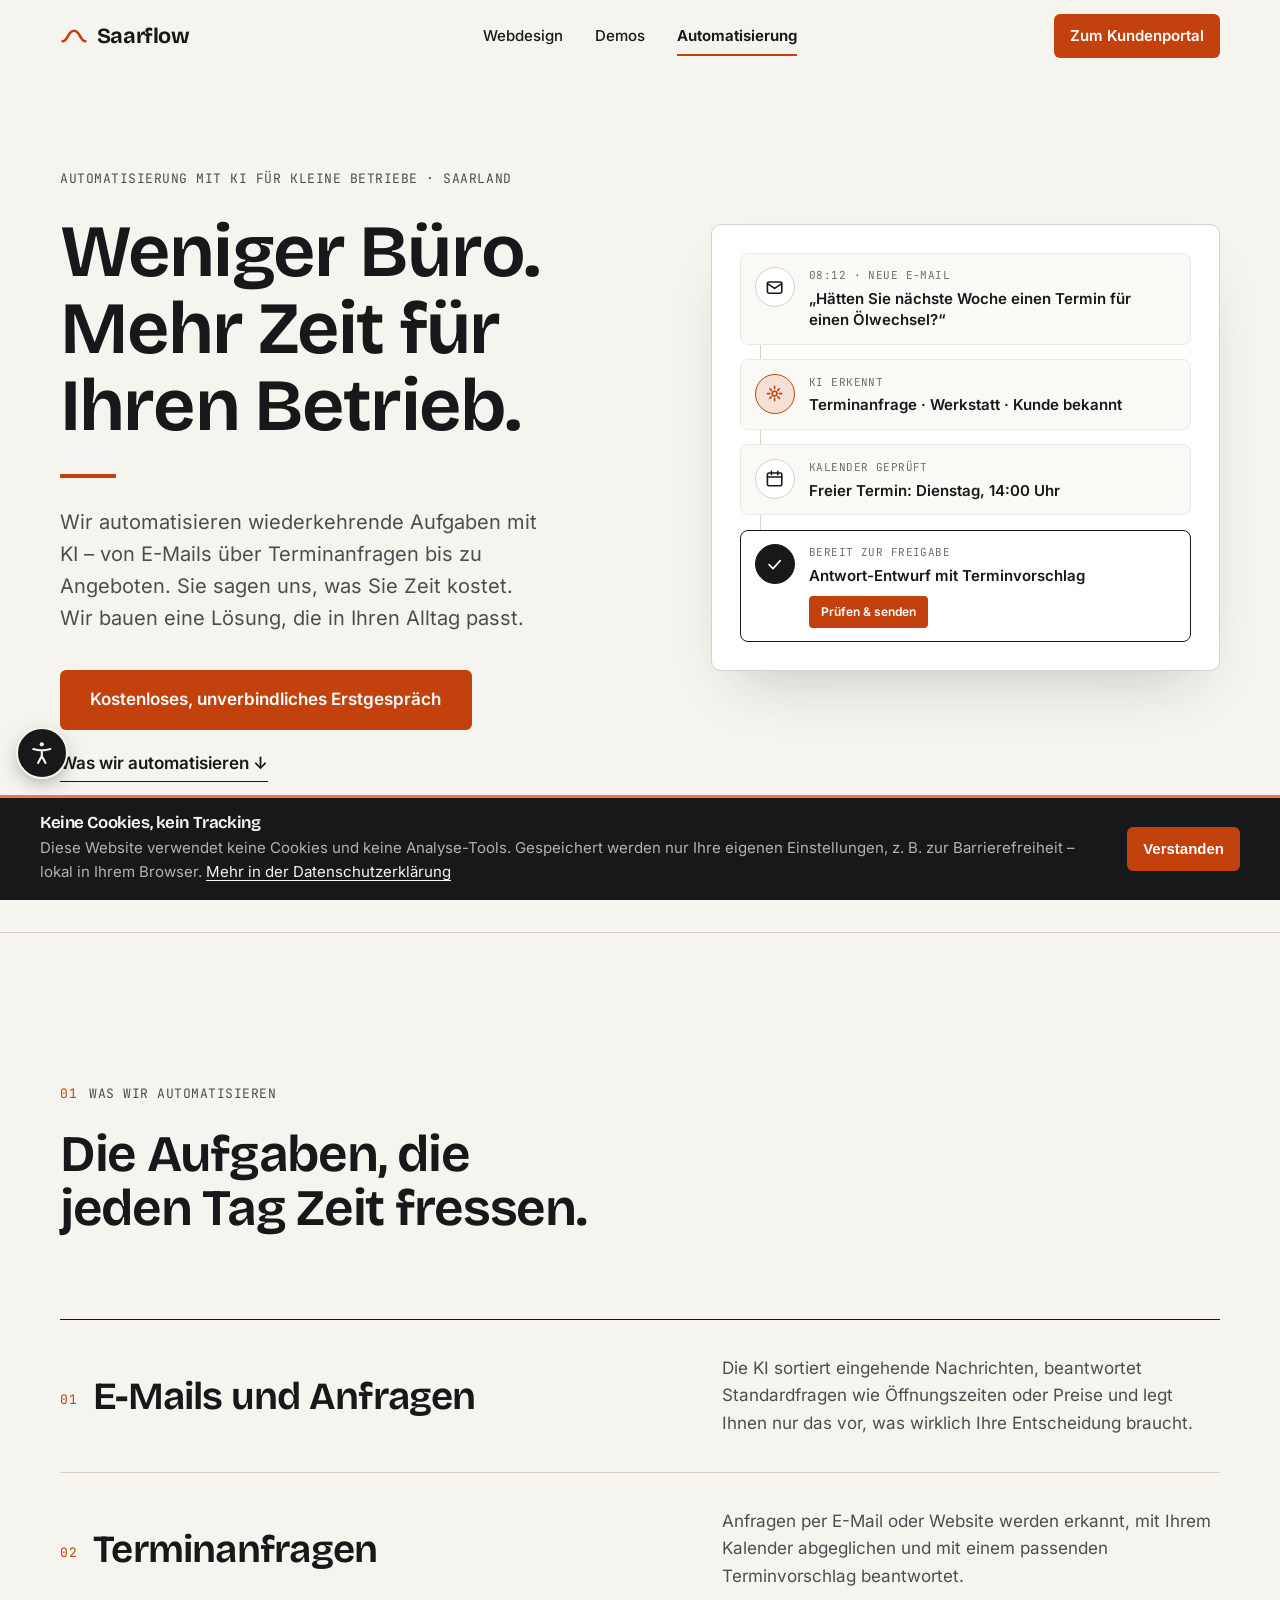
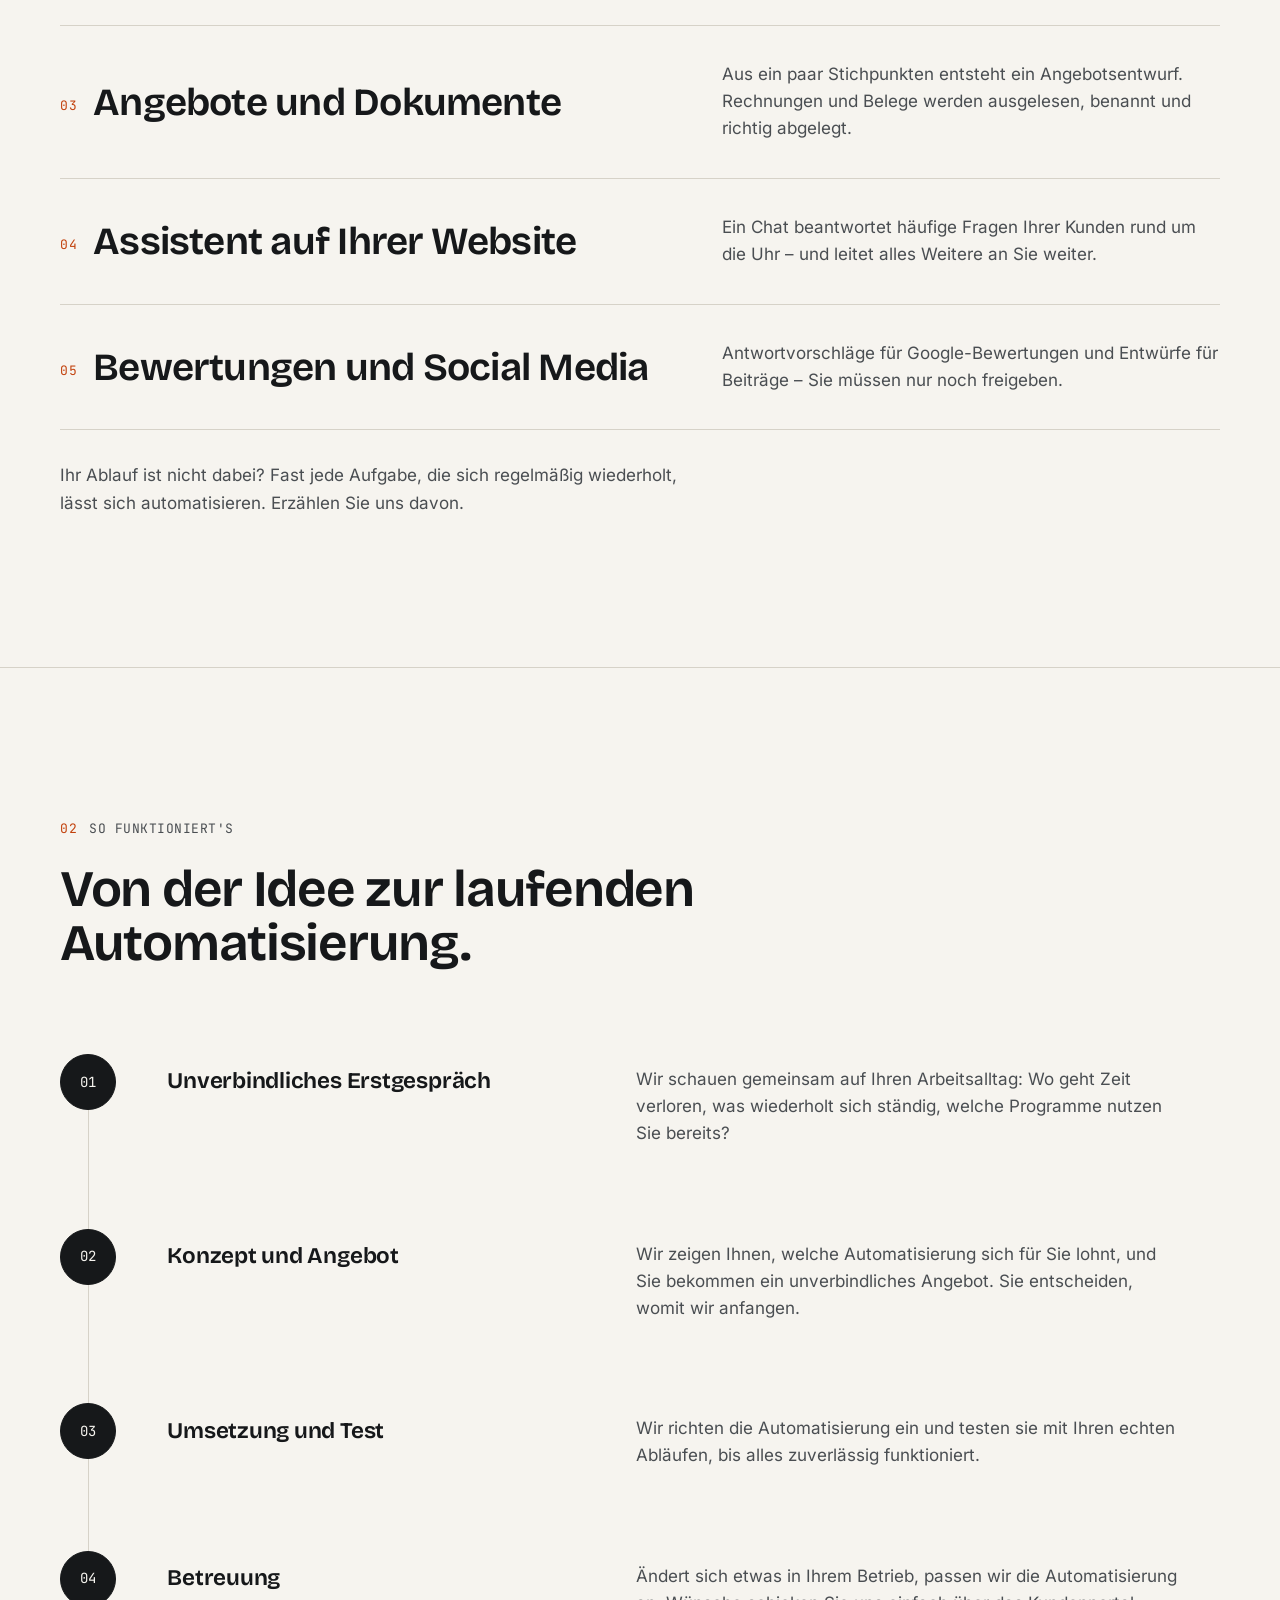
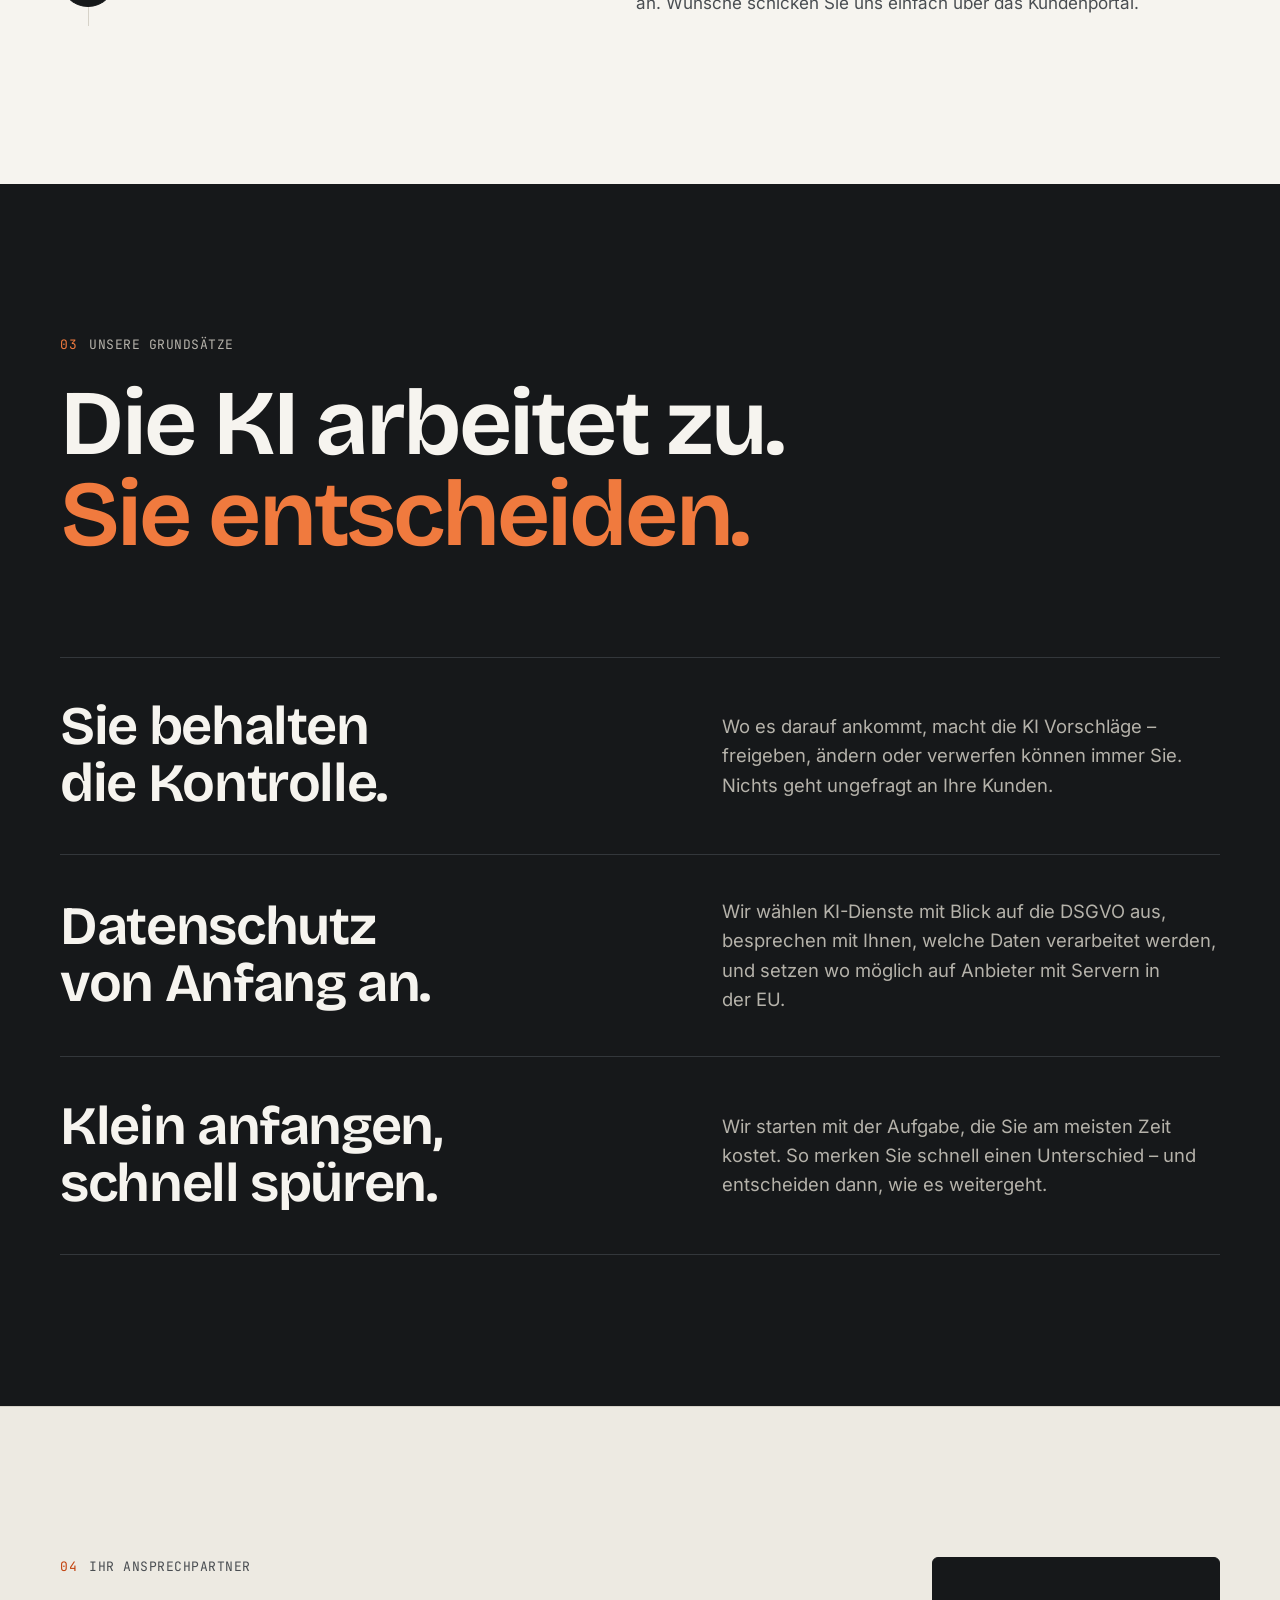
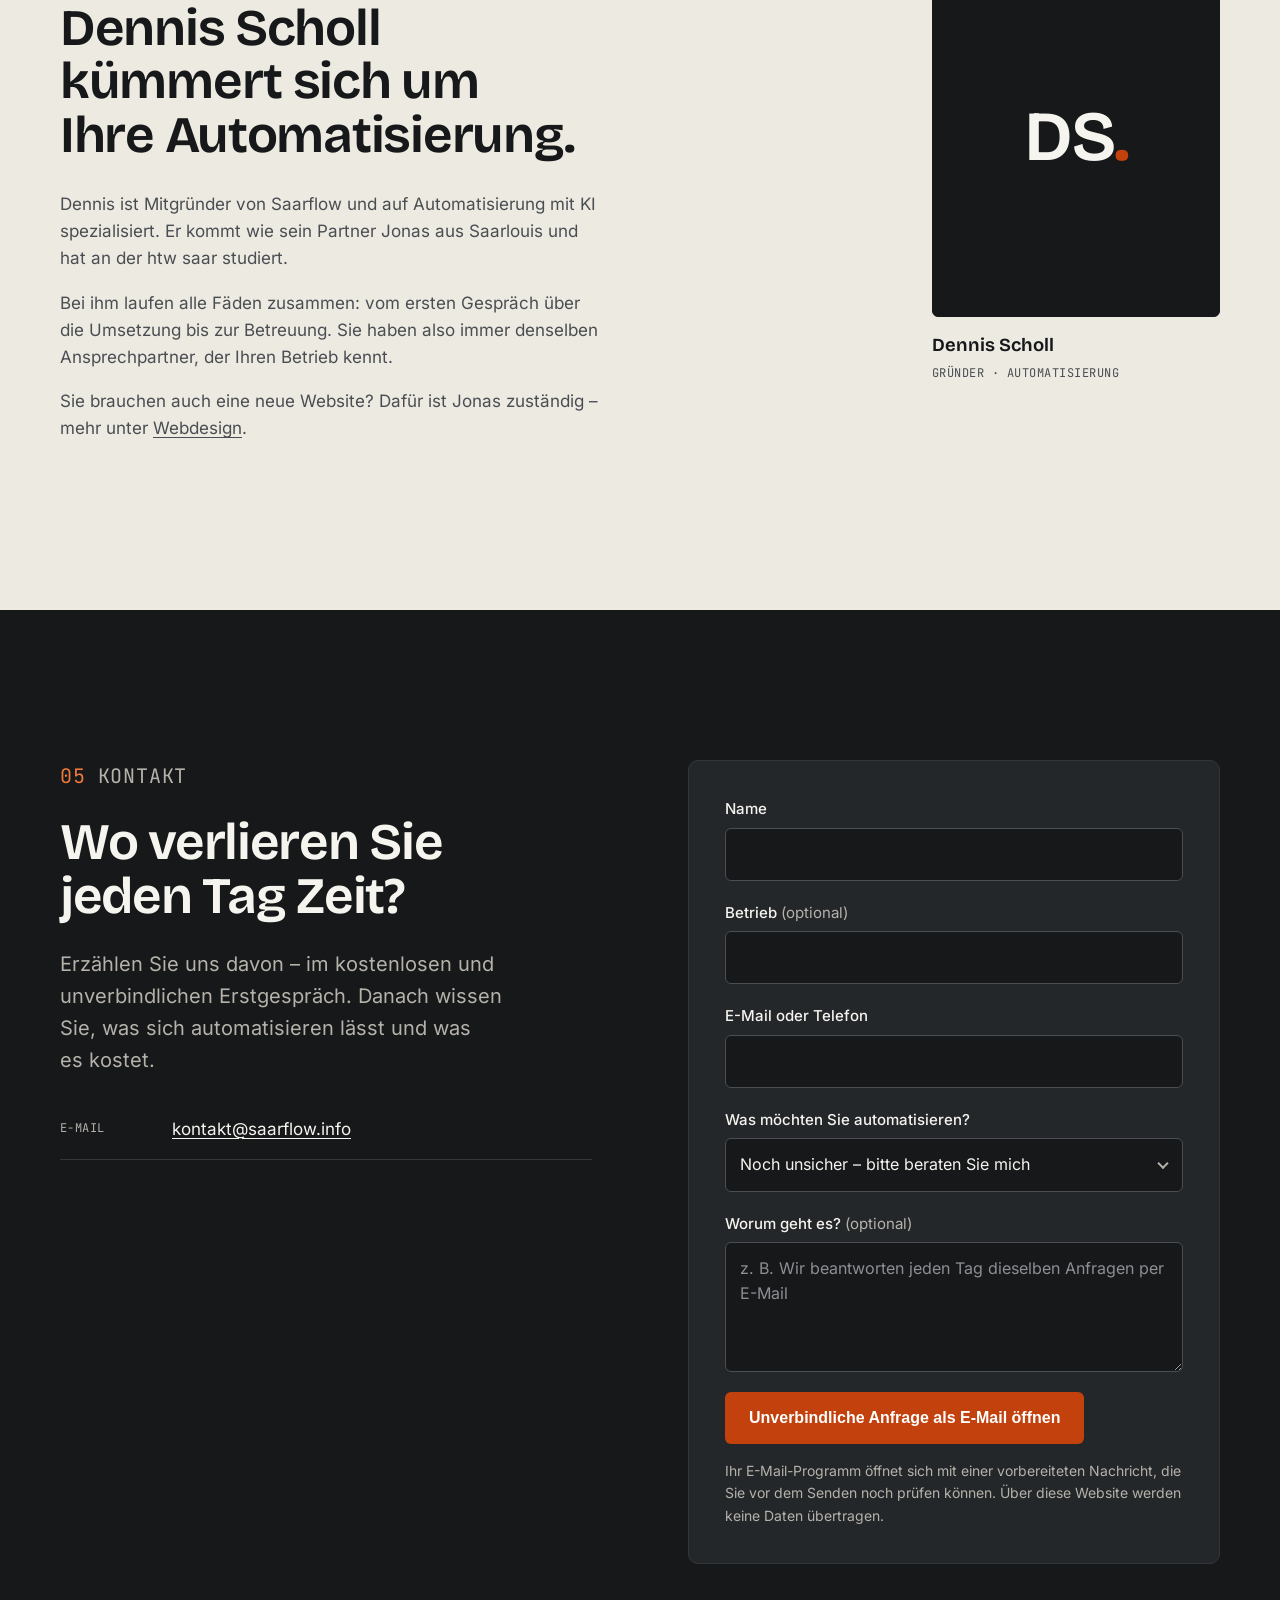
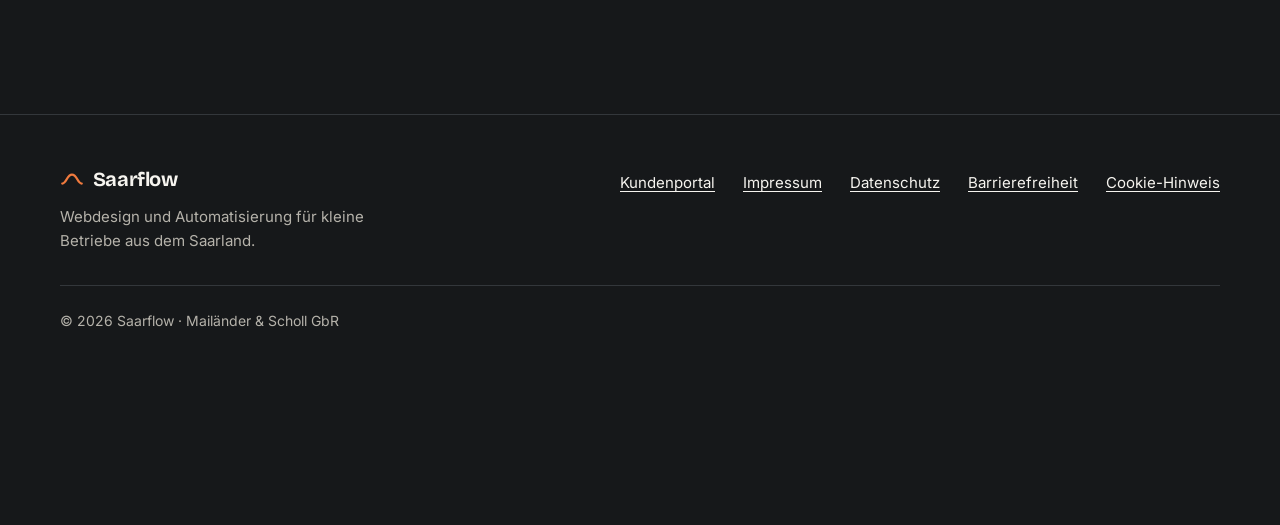
<file: automatisierung.html>
<!doctype html>
<html lang="de">
<head>
  <meta charset="utf-8">
  <meta name="viewport" content="width=device-width, initial-scale=1">
  <title>Automatisierung mit KI für kleine Betriebe – Saarflow</title>
  <meta name="description" content="Saarflow automatisiert wiederkehrende Büroaufgaben kleiner Betriebe mit KI: E-Mails, Terminanfragen, Angebote und Dokumente. Aus Saarlouis.">
  <meta name="theme-color" content="#F6F4EF">
  <link rel="preload" href="assets/fonts/bricolage-grotesque-latin-wght-normal.woff2" as="font" type="font/woff2" crossorigin>
  <link rel="preload" href="assets/fonts/inter-latin-wght-normal.woff2" as="font" type="font/woff2" crossorigin>
  <link rel="stylesheet" href="assets/css/style.css?v=25">
  <link rel="icon" href="assets/favicon.svg" type="image/svg+xml">
  <script>(function(d){d.classList.add('js');try{var a=JSON.parse(localStorage.getItem('sf-a11y')||'{}');if(a.font)d.classList.add('a11y-font-'+a.font);for(var k in a){if(k!=='font'&&a[k])d.classList.add('a11y-'+k)}}catch(e){}})(document.documentElement)</script>
</head>
<body>
  <a class="skip-link" href="#inhalt">Zum Inhalt springen</a>

  <header class="site-header">
    <div class="container header-inner">
      <a class="logo" href="./" aria-label="Saarflow – Startseite">
        <svg class="logo-mark" viewBox="0 0 32 32" aria-hidden="true"><path d="M3 22c6 0 6-12 13-12s7 12 13 12" fill="none" stroke="currentColor" stroke-width="3" stroke-linecap="round"/></svg>
        <span>Saarflow</span>
      </a>
      <button class="nav-toggle" aria-expanded="false" aria-controls="hauptnavigation">
        <span class="nav-toggle-bars" aria-hidden="true"></span>
        <span class="visually-hidden">Menü</span>
      </button>
      <nav id="hauptnavigation" class="main-nav" aria-label="Hauptnavigation">
        <ul class="nav-switch">
          <li><a href="index.html">Webdesign</a></li>
          <li><a href="demos.html">Demos</a></li>
          <li><a href="automatisierung.html" aria-current="page">Automatisierung</a></li>
        </ul>
        <a class="btn btn-small btn-portal nav-portal" href="https://kundenportal.saarflow.info">Zum Kundenportal</a>
      </nav>
    </div>
  </header>

  <main id="inhalt">

    <!-- HERO -->
    <section class="hero" aria-labelledby="hero-title">
      <div class="container hero-grid">
        <div class="hero-copy">
          <p class="eyebrow">Automatisierung mit KI für kleine Betriebe · Saarland</p>
          <h1 id="hero-title">Weniger Büro. Mehr Zeit für Ihren Betrieb.</h1>
          <p class="lead">Wir automatisieren wiederkehrende Aufgaben mit KI – von E-Mails über Terminanfragen bis zu Angeboten. Sie sagen uns, was Sie Zeit kostet. Wir bauen eine Lösung, die in Ihren Alltag passt.</p>
          <div class="hero-actions">
            <a class="btn btn-large" href="#kontakt">Kostenloses, unverbindliches Erstgespräch</a>
            <a class="text-link" href="#einsatz">Was wir automatisieren <span aria-hidden="true">↓</span></a>
          </div>
        </div>

        <!-- Ablauf-Mockup (HTML/CSS) -->
        <div class="hero-visual reveal" role="img" aria-label="Beispiel einer Automatisierung: Eine E-Mail mit einer Terminanfrage geht ein, die KI erkennt das Anliegen, schlägt einen freien Termin vor und legt einen Antwortentwurf zur Freigabe bereit.">
          <div class="flow" aria-hidden="true">
            <div class="flow-step">
              <span class="flow-icon"><svg viewBox="0 0 24 24"><rect x="3" y="5" width="18" height="14" rx="2"/><path d="m3 7 9 6 9-6"/></svg></span>
              <div><small>08:12 · Neue E-Mail</small><b>„Hätten Sie nächste Woche einen Termin für einen Ölwechsel?“</b></div>
            </div>
            <div class="flow-step">
              <span class="flow-icon flow-icon--ai"><svg viewBox="0 0 24 24"><path d="M12 3v3M12 18v3M3 12h3M18 12h3M6 6l2 2M16 16l2 2M18 6l-2 2M8 16l-2 2"/><circle cx="12" cy="12" r="3"/></svg></span>
              <div><small>KI erkennt</small><b>Terminanfrage · Werkstatt · Kunde bekannt</b></div>
            </div>
            <div class="flow-step">
              <span class="flow-icon"><svg viewBox="0 0 24 24"><rect x="3" y="5" width="18" height="16" rx="2"/><path d="M3 10h18M8 3v4M16 3v4"/></svg></span>
              <div><small>Kalender geprüft</small><b>Freier Termin: Dienstag, 14:00 Uhr</b></div>
            </div>
            <div class="flow-step flow-step--done">
              <span class="flow-icon flow-icon--done"><svg viewBox="0 0 24 24"><path d="m5 12 5 5 9-10"/></svg></span>
              <div><small>Bereit zur Freigabe</small><b>Antwort-Entwurf mit Terminvorschlag</b><span class="flow-btn">Prüfen &amp; senden</span></div>
            </div>
          </div>
        </div>
      </div>
    </section>

    <!-- 01 · EINSATZBEREICHE -->
    <section id="einsatz" class="section" aria-labelledby="einsatz-title">
      <div class="container">
        <div class="section-head">
          <p class="eyebrow"><span class="num">01</span> Was wir automatisieren</p>
          <h2 id="einsatz-title">Die Aufgaben, die jeden Tag Zeit fressen.</h2>
        </div>
        <ol class="uses">
          <li class="reveal">
            <h3><span class="online-num" aria-hidden="true">01</span>E-Mails und Anfragen</h3>
            <p>Die KI sortiert eingehende Nachrichten, beantwortet Standardfragen wie Öffnungszeiten oder Preise und legt Ihnen nur das vor, was wirklich Ihre Entscheidung braucht.</p>
          </li>
          <li class="reveal">
            <h3><span class="online-num" aria-hidden="true">02</span>Terminanfragen</h3>
            <p>Anfragen per E-Mail oder Website werden erkannt, mit Ihrem Kalender abgeglichen und mit einem passenden Terminvorschlag beantwortet.</p>
          </li>
          <li class="reveal">
            <h3><span class="online-num" aria-hidden="true">03</span>Angebote und Dokumente</h3>
            <p>Aus ein paar Stichpunkten entsteht ein Angebotsentwurf. Rechnungen und Belege werden ausgelesen, benannt und richtig abgelegt.</p>
          </li>
          <li class="reveal">
            <h3><span class="online-num" aria-hidden="true">04</span>Assistent auf Ihrer Website</h3>
            <p>Ein Chat beantwortet häufige Fragen Ihrer Kunden rund um die Uhr – und leitet alles Weitere an Sie weiter.</p>
          </li>
          <li class="reveal">
            <h3><span class="online-num" aria-hidden="true">05</span>Bewertungen und Social Media</h3>
            <p>Antwortvorschläge für Google-Bewertungen und Entwürfe für Beiträge – Sie müssen nur noch freigeben.</p>
          </li>
        </ol>
        <p class="uses-note">Ihr Ablauf ist nicht dabei? Fast jede Aufgabe, die sich regelmäßig wiederholt, lässt sich automatisieren. Erzählen Sie uns davon.</p>
      </div>
    </section>

    <!-- 02 · ABLAUF -->
    <section id="ablauf" class="section process" aria-labelledby="ablauf-title">
      <div class="container">
        <div class="section-head">
          <p class="eyebrow"><span class="num">02</span> So funktioniert's</p>
          <h2 id="ablauf-title">Von der Idee zur laufenden Automatisierung.</h2>
        </div>
        <ol class="steps">
          <li class="step reveal">
            <div class="step-num" aria-hidden="true">01</div>
            <div class="step-text">
              <h3>Unverbindliches Erstgespräch</h3>
              <p>Wir schauen gemeinsam auf Ihren Arbeitsalltag: Wo geht Zeit verloren, was wiederholt sich ständig, welche Programme nutzen Sie bereits?</p>
            </div>
          </li>
          <li class="step reveal">
            <div class="step-num" aria-hidden="true">02</div>
            <div class="step-text">
              <h3>Konzept und Angebot</h3>
              <p>Wir zeigen Ihnen, welche Automatisierung sich für Sie lohnt, und Sie bekommen ein unverbindliches Angebot. Sie entscheiden, womit wir anfangen.</p>
            </div>
          </li>
          <li class="step reveal">
            <div class="step-num" aria-hidden="true">03</div>
            <div class="step-text">
              <h3>Umsetzung und Test</h3>
              <p>Wir richten die Automatisierung ein und testen sie mit Ihren echten Abläufen, bis alles zuverlässig funktioniert.</p>
            </div>
          </li>
          <li class="step reveal">
            <div class="step-num" aria-hidden="true">04</div>
            <div class="step-text">
              <h3>Betreuung</h3>
              <p>Ändert sich etwas in Ihrem Betrieb, passen wir die Automatisierung an. Wünsche schicken Sie uns einfach über das Kundenportal.</p>
            </div>
          </li>
        </ol>
      </div>
    </section>

    <!-- 03 · GRUNDSÄTZE -->
    <section class="online" aria-labelledby="grundsatz-title">
      <div class="container">
        <p class="eyebrow eyebrow--light"><span class="num">03</span> Unsere Grundsätze</p>
        <h2 id="grundsatz-title" class="online-title">Die KI arbeitet zu. <span>Sie entscheiden.</span></h2>
        <ol class="online-points">
          <li class="reveal">
            <h3>Sie behalten die Kontrolle.</h3>
            <p>Wo es darauf ankommt, macht die KI Vorschläge – freigeben, ändern oder verwerfen können immer Sie. Nichts geht ungefragt an Ihre Kunden.</p>
          </li>
          <li class="reveal">
            <h3>Datenschutz von Anfang an.</h3>
            <p>Wir wählen KI-Dienste mit Blick auf die DSGVO aus, besprechen mit Ihnen, welche Daten verarbeitet werden, und setzen wo möglich auf Anbieter mit Servern in der EU.</p>
          </li>
          <li class="reveal">
            <h3>Klein anfangen, schnell spüren.</h3>
            <p>Wir starten mit der Aufgabe, die Sie am meisten Zeit kostet. So merken Sie schnell einen Unterschied – und entscheiden dann, wie es weitergeht.</p>
          </li>
        </ol>
      </div>
    </section>

    <!-- 04 · ANSPRECHPARTNER -->
    <section id="ansprechpartner" class="section about" aria-labelledby="ap-title">
      <div class="container about-grid">
        <div class="about-copy reveal">
          <p class="eyebrow"><span class="num">04</span> Ihr Ansprechpartner</p>
          <h2 id="ap-title">Dennis Scholl kümmert sich um Ihre Automatisierung.</h2>
          <p>Dennis ist Mitgründer von Saarflow und auf Automatisierung mit KI spezialisiert. Er kommt wie sein Partner Jonas aus Saarlouis und hat an der htw saar studiert.</p>
          <p>Bei ihm laufen alle Fäden zusammen: vom ersten Gespräch über die Umsetzung bis zur Betreuung. Sie haben also immer denselben Ansprechpartner, der Ihren Betrieb kennt.</p>
          <p>Sie brauchen auch eine neue Website? Dafür ist Jonas zuständig – mehr unter <a href="index.html">Webdesign</a>.</p>
        </div>
        <div class="about-visual reveal">
          <ul class="founders founders--single">
            <li class="founder">
              <div class="founder-photo" aria-hidden="true"><span>DS</span></div>
              <p class="founder-name">Dennis Scholl</p>
              <p class="founder-role">Gründer · Automatisierung</p>
            </li>
          </ul>
        </div>
      </div>
    </section>

    <!-- 05 · KONTAKT -->
    <section id="kontakt" class="section contact" aria-labelledby="kontakt-title">
      <div class="container contact-grid">
        <div class="contact-copy">
          <p class="eyebrow eyebrow--light"><span class="num">05</span> Kontakt</p>
          <h2 id="kontakt-title">Wo verlieren Sie jeden Tag Zeit?</h2>
          <p>Erzählen Sie uns davon – im kostenlosen und unverbindlichen Erstgespräch. Danach wissen Sie, was sich automatisieren lässt und was es kostet.</p>
          <dl class="contact-data">
            <div><dt>E-Mail</dt><dd><a href="mailto:kontakt@saarflow.info">kontakt@saarflow.info</a></dd></div>
          </dl>
        </div>

        <!-- Formular öffnet das E-Mail-Programm des Besuchers (mailto). -->
        <form class="contact-form" action="mailto:kontakt@saarflow.info" novalidate data-contact-form data-topic="Automatisierung" data-mailto="kontakt@saarflow.info">
          <div class="field">
            <label for="name">Name</label>
            <input id="name" type="text" autocomplete="name" required>
          </div>
          <div class="field">
            <label for="betrieb">Betrieb <span class="optional">(optional)</span></label>
            <input id="betrieb" type="text" autocomplete="organization">
          </div>
          <div class="field">
            <label for="email">E-Mail oder Telefon</label>
            <input id="email" type="text" autocomplete="email" required>
          </div>
          <div class="field">
            <label for="paket">Was möchten Sie automatisieren?</label>
            <div class="select-wrap">
              <select id="paket">
                <option value="">Noch unsicher – bitte beraten Sie mich</option>
                <option value="E-Mails">E-Mails und Anfragen</option>
                <option value="Termine">Terminanfragen</option>
                <option value="Dokumente">Angebote und Dokumente</option>
                <option value="Website-Assistent">Assistent auf der Website</option>
                <option value="Bewertungen">Bewertungen und Social Media</option>
                <option value="Sonstiges">Etwas anderes</option>
              </select>
            </div>
          </div>
          <div class="field">
            <label for="nachricht">Worum geht es? <span class="optional">(optional)</span></label>
            <textarea id="nachricht" rows="4" placeholder="z. B. Wir beantworten jeden Tag dieselben Anfragen per E-Mail"></textarea>
          </div>
          <button class="btn btn-light" type="submit">Unverbindliche Anfrage als E-Mail öffnen</button>
          <p class="form-hint">Ihr E-Mail-Programm öffnet sich mit einer vorbereiteten Nachricht, die Sie vor dem Senden noch prüfen können. Über diese Website werden keine Daten übertragen.</p>
          <p class="form-status" role="status" aria-live="polite"></p>
        </form>
      </div>
    </section>
  </main>

  <footer class="site-footer">
    <div class="container footer-inner">
      <div class="footer-brand">
        <p class="logo logo--small"><svg class="logo-mark" viewBox="0 0 32 32" aria-hidden="true"><path d="M3 22c6 0 6-12 13-12s7 12 13 12" fill="none" stroke="currentColor" stroke-width="3" stroke-linecap="round"/></svg> Saarflow</p>
        <p class="footer-claim">Webdesign und Automatisierung für kleine Betriebe aus dem Saarland.</p>
      </div>
      <nav aria-label="Rechtliches">
        <ul>
          <li><a href="https://kundenportal.saarflow.info">Kundenportal</a></li>
          <li><a href="impressum.html">Impressum</a></li>
          <li><a href="datenschutz.html">Datenschutz</a></li>
          <li><a href="barrierefreiheit.html">Barrierefreiheit</a></li>
          <li><button type="button" class="link-btn" data-cookie-settings>Cookie-Hinweis</button></li>
        </ul>
      </nav>
      <p class="copyright">© 2026 Saarflow · Mailänder &amp; Scholl GbR</p>
    </div>
  </footer>

  <script src="assets/js/main.js?v=25" defer></script>
</body>
</html>
</file>
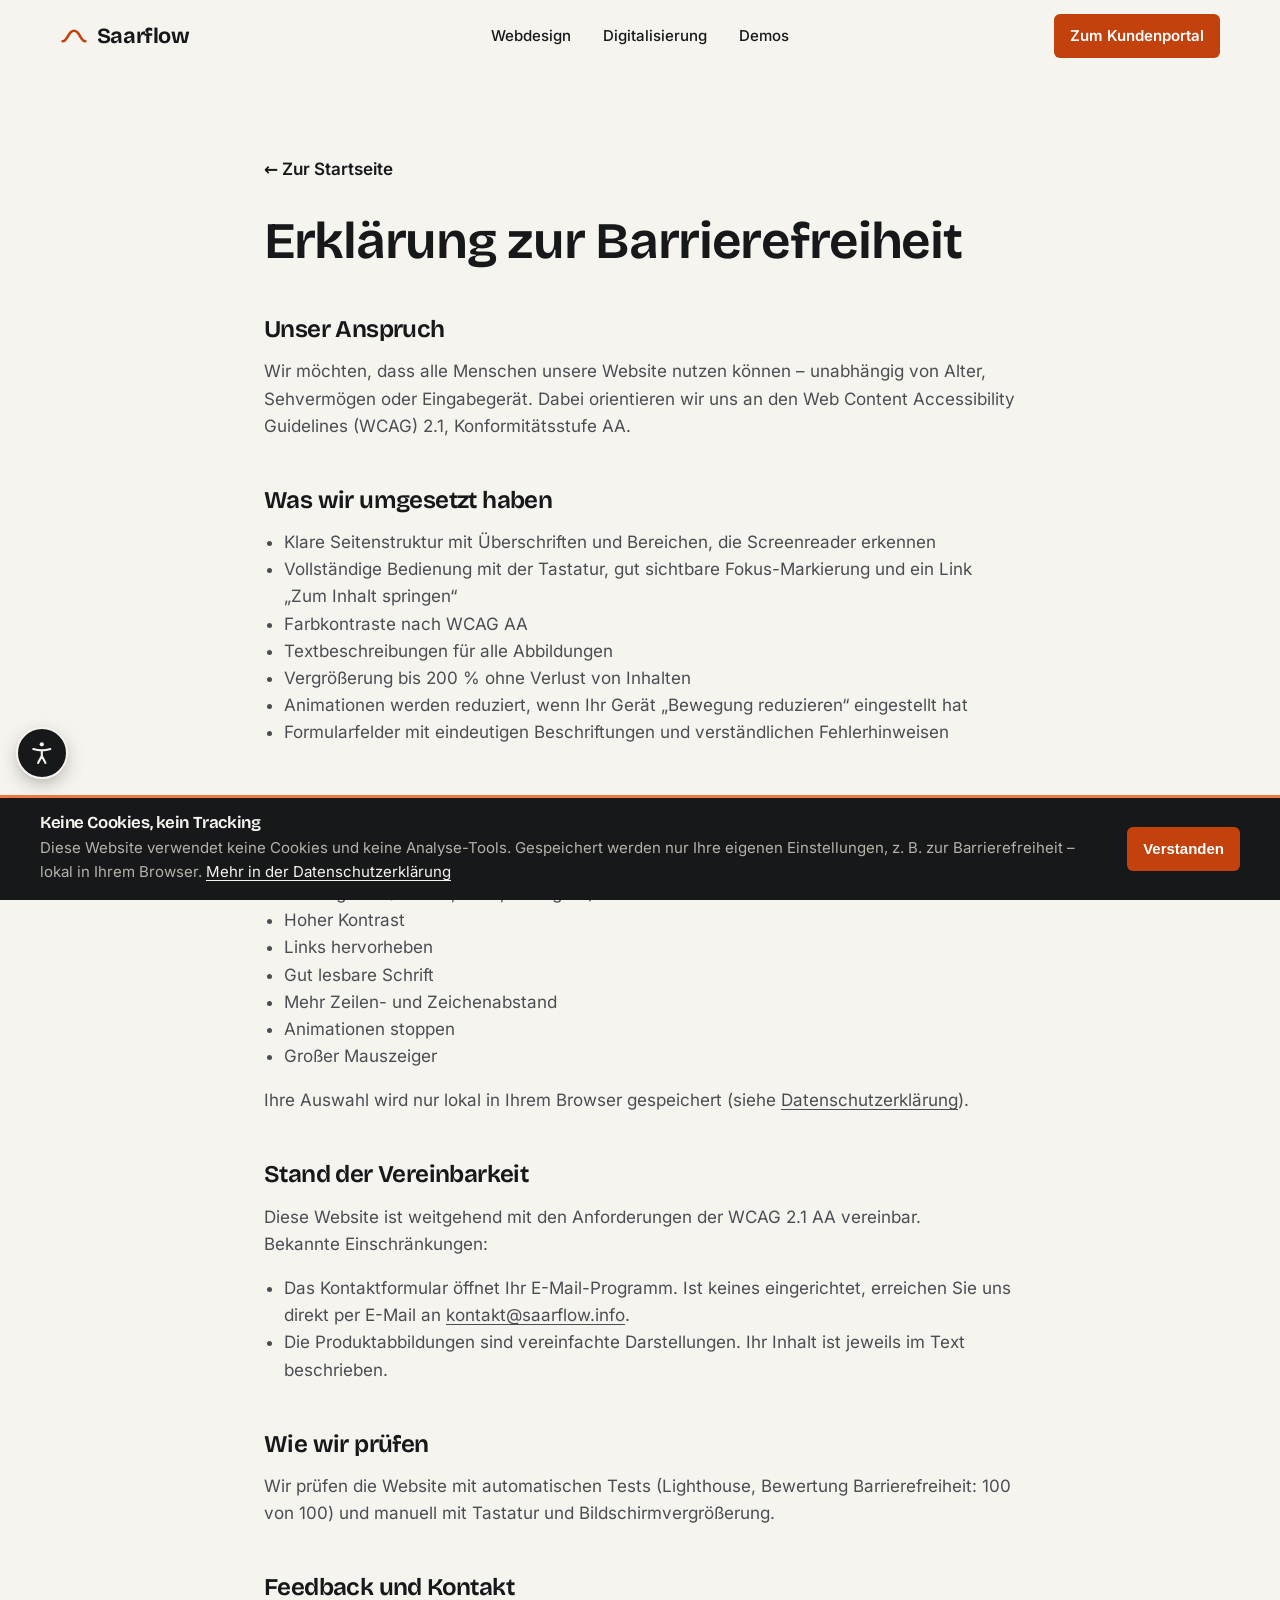
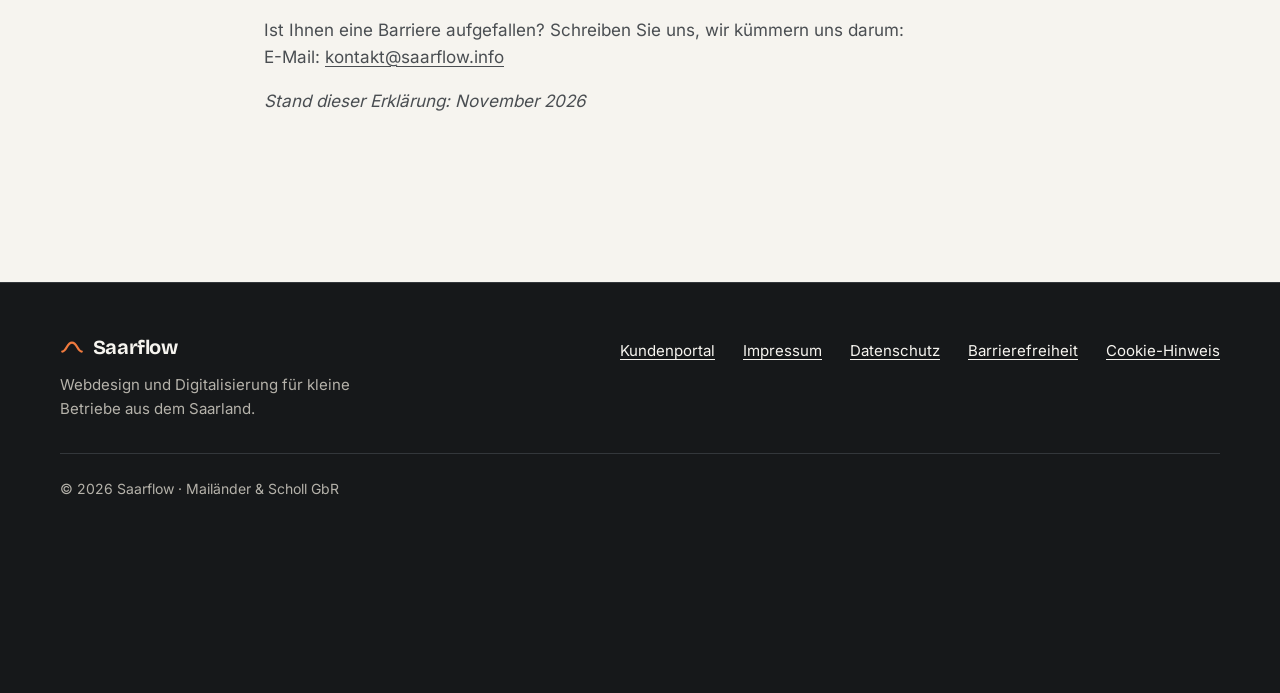
<file: barrierefreiheit.html>
<!doctype html>
<html lang="de">
<head>
  <meta charset="utf-8">
  <meta name="viewport" content="width=device-width, initial-scale=1">
  <title>Erklärung zur Barrierefreiheit – Saarflow</title>
  <meta name="description" content="Erklärung zur Barrierefreiheit der Saarflow-Website.">
  <link rel="canonical" href="https://saarflow.info/barrierefreiheit.html">
  <meta name="robots" content="noindex, follow">
  <meta name="theme-color" content="#F6F4EF">
  <link rel="preload" href="assets/fonts/bricolage-grotesque-latin-wght-normal.woff2" as="font" type="font/woff2" crossorigin>
  <link rel="preload" href="assets/fonts/inter-latin-wght-normal.woff2" as="font" type="font/woff2" crossorigin>
  <link rel="stylesheet" href="assets/css/style.css?v=26">
  <link rel="icon" href="favicon.ico" sizes="48x48">
  <link rel="icon" href="assets/img/favicon-96.png" type="image/png" sizes="96x96">
  <link rel="icon" href="assets/img/favicon-192.png" type="image/png" sizes="192x192">
  <link rel="icon" href="assets/favicon.svg" type="image/svg+xml">
  <link rel="apple-touch-icon" href="assets/img/apple-touch-icon.png">
  <script>(function(d){d.classList.add('js');try{var a=JSON.parse(localStorage.getItem('sf-a11y')||'{}');if(a.font)d.classList.add('a11y-font-'+a.font);for(var k in a){if(k!=='font'&&a[k])d.classList.add('a11y-'+k)}}catch(e){}})(document.documentElement)</script>
</head>
<body>
  <a class="skip-link" href="#inhalt">Zum Inhalt springen</a>

  <header class="site-header">
    <div class="container header-inner">
      <a class="logo" href="./" aria-label="Saarflow – Startseite">
        <svg class="logo-mark" viewBox="0 0 32 32" aria-hidden="true"><path d="M3 22c6 0 6-12 13-12s7 12 13 12" fill="none" stroke="currentColor" stroke-width="3" stroke-linecap="round"/></svg>
        <span>Saarflow</span>
      </a>
      <button class="nav-toggle" aria-expanded="false" aria-controls="hauptnavigation">
        <span class="nav-toggle-bars" aria-hidden="true"></span>
        <span class="visually-hidden">Menü</span>
      </button>
      <nav id="hauptnavigation" class="main-nav" aria-label="Hauptnavigation">
        <ul class="nav-switch">
          <li><a href="./">Webdesign</a></li>
          <li><a href="digitalisierung.html">Digitalisierung</a></li>
          <li><a href="demos.html">Demos</a></li>
        </ul>
        <a class="btn btn-small btn-portal nav-portal" href="https://saarflow-kundenportal.vercel.app/login">Zum Kundenportal</a>
      </nav>
    </div>
  </header>

  <main id="inhalt" class="legal">
    <div class="container">
      <a class="back-link" href="./">← Zur Startseite</a>
      <h1>Erklärung zur Barrierefreiheit</h1>

      <h2>Unser Anspruch</h2>
      <p>Wir möchten, dass alle Menschen unsere Website nutzen können – unabhängig von Alter, Sehvermögen oder Eingabegerät. Dabei orientieren wir uns an den Web Content Accessibility Guidelines (WCAG) 2.1, Konformitätsstufe AA.</p>

      <h2>Was wir umgesetzt haben</h2>
      <ul>
        <li>Klare Seitenstruktur mit Überschriften und Bereichen, die Screenreader erkennen</li>
        <li>Vollständige Bedienung mit der Tastatur, gut sichtbare Fokus-Markierung und ein Link „Zum Inhalt springen“</li>
        <li>Farbkontraste nach WCAG AA</li>
        <li>Textbeschreibungen für alle Abbildungen</li>
        <li>Vergrößerung bis 200 % ohne Verlust von Inhalten</li>
        <li>Animationen werden reduziert, wenn Ihr Gerät „Bewegung reduzieren“ eingestellt hat</li>
        <li>Formularfelder mit eindeutigen Beschriftungen und verständlichen Fehlerhinweisen</li>
      </ul>

      <h2>Einstellungen zur Barrierefreiheit</h2>
      <p>Über den runden Button unten links auf jeder Seite können Sie die Darstellung anpassen:</p>
      <ul>
        <li>Schriftgröße (Normal, Groß, Sehr groß)</li>
        <li>Hoher Kontrast</li>
        <li>Links hervorheben</li>
        <li>Gut lesbare Schrift</li>
        <li>Mehr Zeilen- und Zeichenabstand</li>
        <li>Animationen stoppen</li>
        <li>Großer Mauszeiger</li>
      </ul>
      <p>Ihre Auswahl wird nur lokal in Ihrem Browser gespeichert (siehe <a href="datenschutz.html#cookies">Datenschutzerklärung</a>).</p>

      <h2>Stand der Vereinbarkeit</h2>
      <p>Diese Website ist weitgehend mit den Anforderungen der WCAG 2.1 AA vereinbar. Bekannte Einschränkungen:</p>
      <ul>
        <li>Das Kontaktformular öffnet Ihr E-Mail-Programm. Ist keines eingerichtet, erreichen Sie uns direkt per E-Mail an <a href="mailto:kontakt@saarflow.info">kontakt@saarflow.info</a>.</li>
        <li>Die Produktabbildungen sind vereinfachte Darstellungen. Ihr Inhalt ist jeweils im Text beschrieben.</li>
      </ul>

      <h2>Wie wir prüfen</h2>
      <p>Wir prüfen die Website mit automatischen Tests (Lighthouse, Bewertung Barrierefreiheit: 100 von 100) und manuell mit Tastatur und Bildschirmvergrößerung.</p>

      <h2>Feedback und Kontakt</h2>
      <p>Ist Ihnen eine Barriere aufgefallen? Schreiben Sie uns, wir kümmern uns darum:<br>E-Mail: <a href="mailto:kontakt@saarflow.info">kontakt@saarflow.info</a></p>

      <p><em>Stand dieser Erklärung: November 2026</em></p>
    </div>
  </main>

  <footer class="site-footer">
    <div class="container footer-inner">
      <div class="footer-brand">
        <p class="logo logo--small"><svg class="logo-mark" viewBox="0 0 32 32" aria-hidden="true"><path d="M3 22c6 0 6-12 13-12s7 12 13 12" fill="none" stroke="currentColor" stroke-width="3" stroke-linecap="round"/></svg> Saarflow</p>
        <p class="footer-claim">Webdesign und Digitalisierung für kleine Betriebe aus dem Saarland.</p>
      </div>
      <nav aria-label="Rechtliches">
        <ul>
          <li><a href="https://saarflow-kundenportal.vercel.app/login">Kundenportal</a></li>
          <li><a href="impressum.html">Impressum</a></li>
          <li><a href="datenschutz.html">Datenschutz</a></li>
          <li><a href="barrierefreiheit.html">Barrierefreiheit</a></li>
          <li><button type="button" class="link-btn" data-cookie-settings>Cookie-Hinweis</button></li>
        </ul>
      </nav>
      <p class="copyright">© 2026 Saarflow · Mailänder &amp; Scholl GbR</p>
    </div>
  </footer>

  <script src="assets/js/main.js?v=26" defer></script>
</body>
</html>
</file>
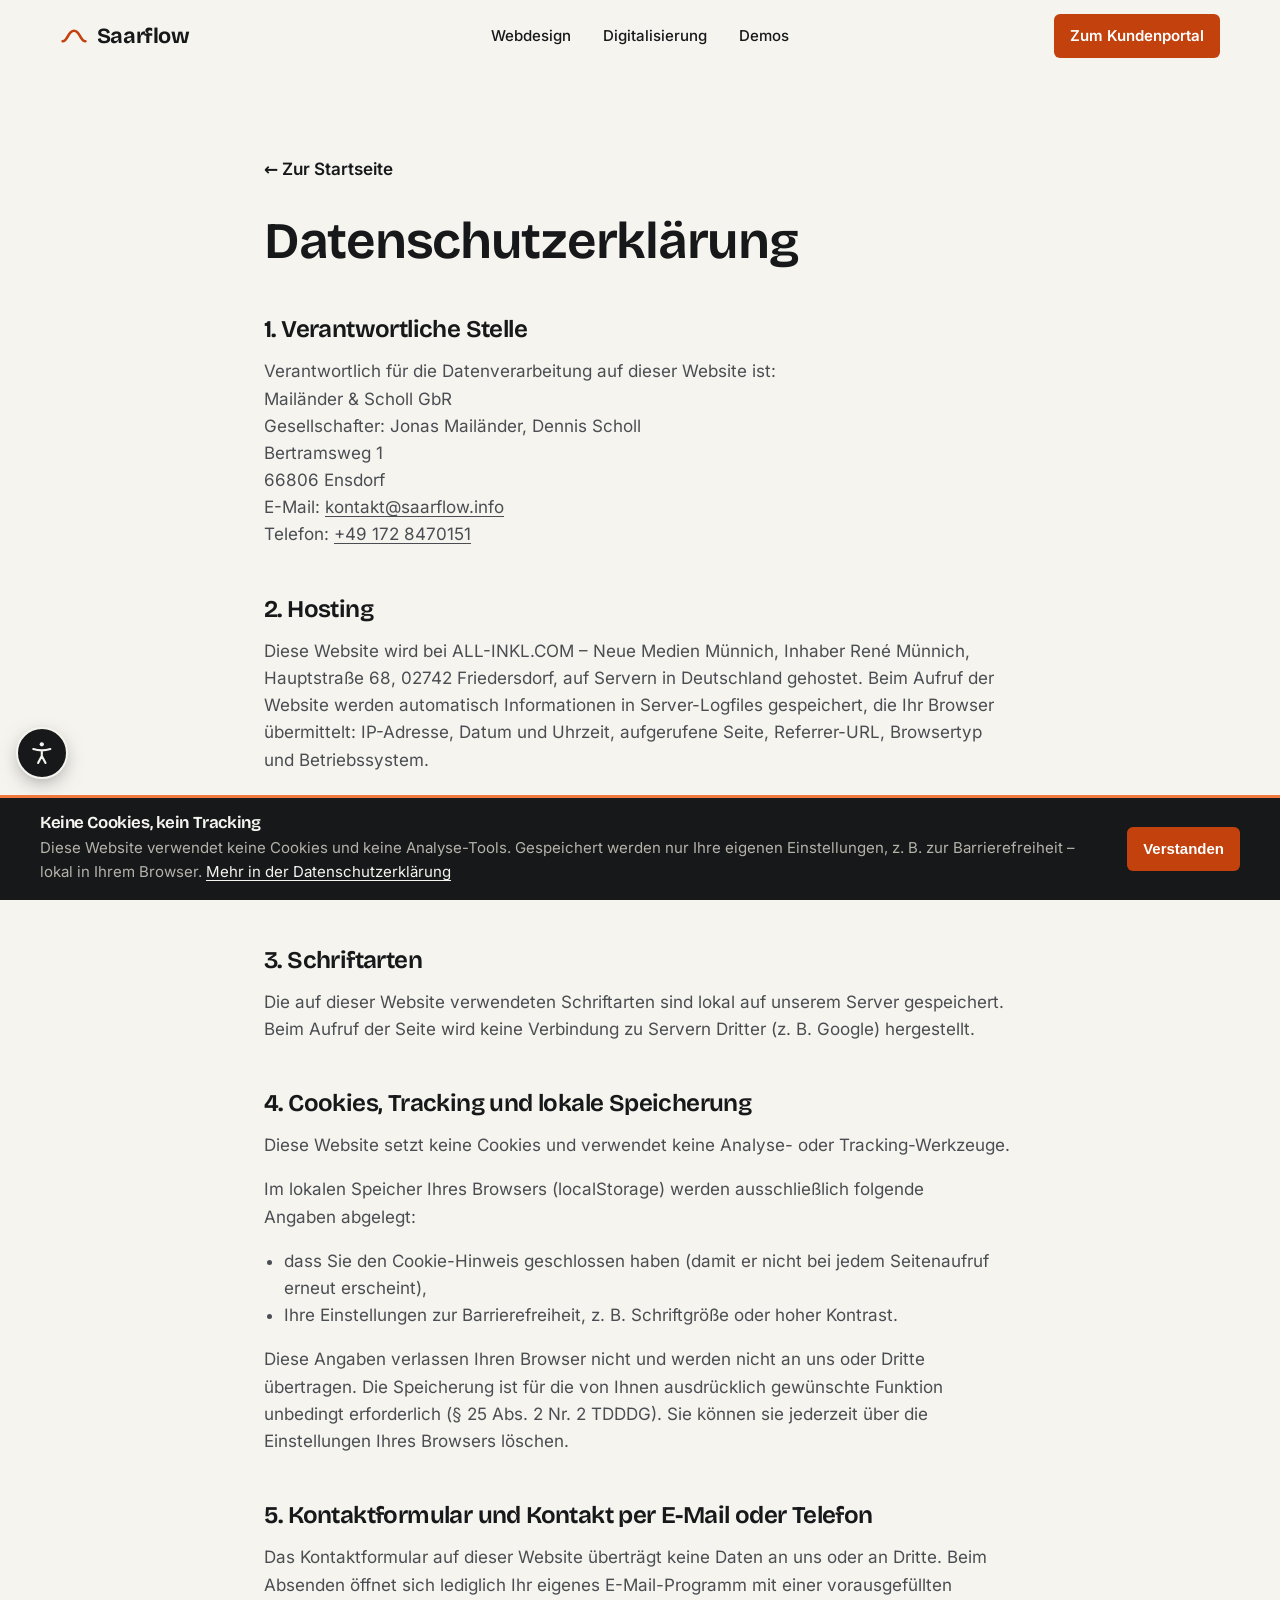
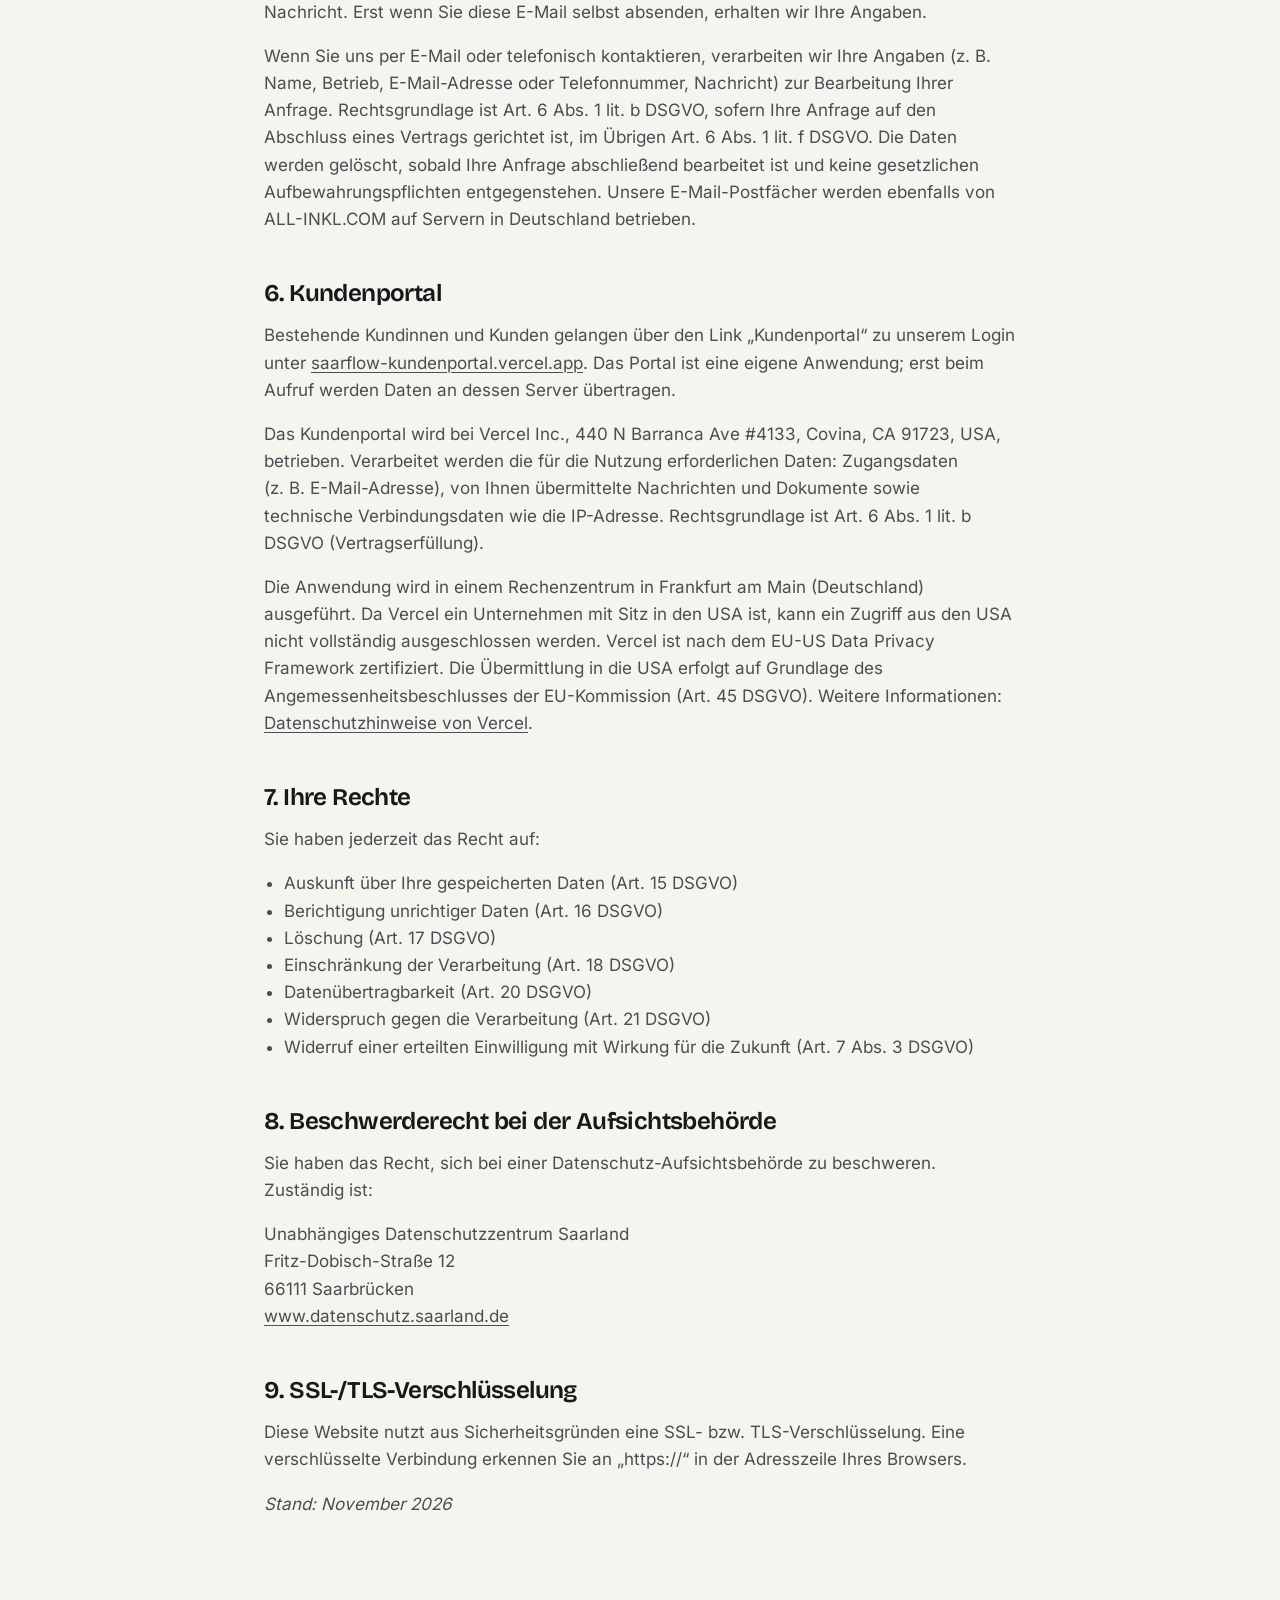
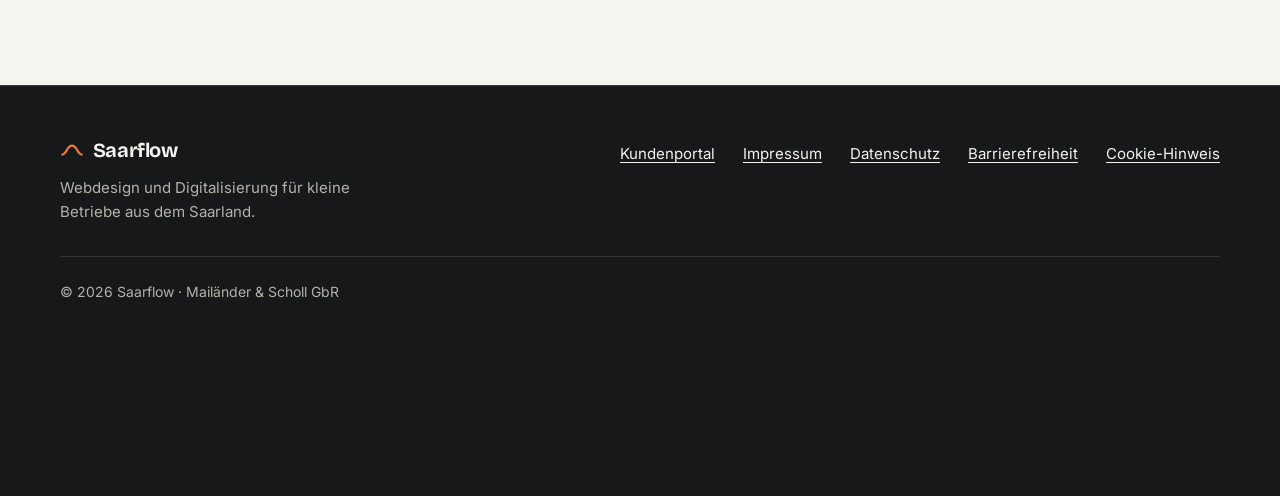
<file: datenschutz.html>
<!doctype html>
<html lang="de">
<head>
  <meta charset="utf-8">
  <meta name="viewport" content="width=device-width, initial-scale=1">
  <title>Datenschutzerklärung – Saarflow</title>
  <meta name="description" content="Datenschutzerklärung der Saarflow-Website (Platzhalter).">
  <link rel="canonical" href="https://saarflow.info/datenschutz.html">
  <meta name="robots" content="noindex, follow">
  <meta name="theme-color" content="#F6F4EF">
  <link rel="preload" href="assets/fonts/bricolage-grotesque-latin-wght-normal.woff2" as="font" type="font/woff2" crossorigin>
  <link rel="preload" href="assets/fonts/inter-latin-wght-normal.woff2" as="font" type="font/woff2" crossorigin>
  <link rel="stylesheet" href="assets/css/style.css?v=26">
  <link rel="icon" href="favicon.ico" sizes="48x48">
  <link rel="icon" href="assets/img/favicon-96.png" type="image/png" sizes="96x96">
  <link rel="icon" href="assets/img/favicon-192.png" type="image/png" sizes="192x192">
  <link rel="icon" href="assets/favicon.svg" type="image/svg+xml">
  <link rel="apple-touch-icon" href="assets/img/apple-touch-icon.png">
  <script>(function(d){d.classList.add('js');try{var a=JSON.parse(localStorage.getItem('sf-a11y')||'{}');if(a.font)d.classList.add('a11y-font-'+a.font);for(var k in a){if(k!=='font'&&a[k])d.classList.add('a11y-'+k)}}catch(e){}})(document.documentElement)</script>
</head>
<body>
  <a class="skip-link" href="#inhalt">Zum Inhalt springen</a>

  <header class="site-header">
    <div class="container header-inner">
      <a class="logo" href="./" aria-label="Saarflow – Startseite">
        <svg class="logo-mark" viewBox="0 0 32 32" aria-hidden="true"><path d="M3 22c6 0 6-12 13-12s7 12 13 12" fill="none" stroke="currentColor" stroke-width="3" stroke-linecap="round"/></svg>
        <span>Saarflow</span>
      </a>
      <button class="nav-toggle" aria-expanded="false" aria-controls="hauptnavigation">
        <span class="nav-toggle-bars" aria-hidden="true"></span>
        <span class="visually-hidden">Menü</span>
      </button>
      <nav id="hauptnavigation" class="main-nav" aria-label="Hauptnavigation">
        <ul class="nav-switch">
          <li><a href="./">Webdesign</a></li>
          <li><a href="digitalisierung.html">Digitalisierung</a></li>
          <li><a href="demos.html">Demos</a></li>
        </ul>
        <a class="btn btn-small btn-portal nav-portal" href="https://saarflow-kundenportal.vercel.app/login">Zum Kundenportal</a>
      </nav>
    </div>
  </header>

  <main id="inhalt" class="legal">
    <div class="container">
      <a class="back-link" href="./">← Zur Startseite</a>
      <h1>Datenschutzerklärung</h1>
      <h2>1. Verantwortliche Stelle</h2>
      <p>Verantwortlich für die Datenverarbeitung auf dieser Website ist:<br>Mailänder &amp; Scholl GbR<br>Gesellschafter: Jonas Mailänder, Dennis Scholl<br>Bertramsweg 1<br>66806 Ensdorf<br>E-Mail: <a href="mailto:kontakt@saarflow.info">kontakt@saarflow.info</a><br>Telefon: <a href="tel:+491728470151">+49 172 8470151</a></p>

      <h2>2. Hosting</h2>
      <p>Diese Website wird bei ALL-INKL.COM – Neue Medien Münnich, Inhaber René Münnich, Hauptstraße 68, 02742 Friedersdorf, auf Servern in Deutschland gehostet. Beim Aufruf der Website werden automatisch Informationen in Server-Logfiles gespeichert, die Ihr Browser übermittelt: IP-Adresse, Datum und Uhrzeit, aufgerufene Seite, Referrer-URL, Browsertyp und Betriebssystem.</p>
      <p>Rechtsgrundlage ist Art. 6 Abs. 1 lit. f DSGVO. Unser berechtigtes Interesse liegt im sicheren und stabilen Betrieb der Website. Die Logfiles werden nur so lange gespeichert, wie es für diese Zwecke erforderlich ist, und anschließend gelöscht. Mit ALL-INKL.COM besteht ein Vertrag zur Auftragsverarbeitung (Art. 28 DSGVO).</p>

      <h2>3. Schriftarten</h2>
      <p>Die auf dieser Website verwendeten Schriftarten sind lokal auf unserem Server gespeichert. Beim Aufruf der Seite wird keine Verbindung zu Servern Dritter (z. B. Google) hergestellt.</p>

      <h2 id="cookies">4. Cookies, Tracking und lokale Speicherung</h2>
      <p>Diese Website setzt keine Cookies und verwendet keine Analyse- oder Tracking-Werkzeuge.</p>
      <p>Im lokalen Speicher Ihres Browsers (localStorage) werden ausschließlich folgende Angaben abgelegt:</p>
      <ul>
        <li>dass Sie den Cookie-Hinweis geschlossen haben (damit er nicht bei jedem Seitenaufruf erneut erscheint),</li>
        <li>Ihre Einstellungen zur Barrierefreiheit, z. B. Schriftgröße oder hoher Kontrast.</li>
      </ul>
      <p>Diese Angaben verlassen Ihren Browser nicht und werden nicht an uns oder Dritte übertragen. Die Speicherung ist für die von Ihnen ausdrücklich gewünschte Funktion unbedingt erforderlich (§ 25 Abs. 2 Nr. 2 TDDDG). Sie können sie jederzeit über die Einstellungen Ihres Browsers löschen.</p>

      <h2>5. Kontaktformular und Kontakt per E-Mail oder Telefon</h2>
      <p>Das Kontaktformular auf dieser Website überträgt keine Daten an uns oder an Dritte. Beim Absenden öffnet sich lediglich Ihr eigenes E-Mail-Programm mit einer vorausgefüllten Nachricht. Erst wenn Sie diese E-Mail selbst absenden, erhalten wir Ihre Angaben.</p>
      <p>Wenn Sie uns per E-Mail oder telefonisch kontaktieren, verarbeiten wir Ihre Angaben (z. B. Name, Betrieb, E-Mail-Adresse oder Telefonnummer, Nachricht) zur Bearbeitung Ihrer Anfrage. Rechtsgrundlage ist Art. 6 Abs. 1 lit. b DSGVO, sofern Ihre Anfrage auf den Abschluss eines Vertrags gerichtet ist, im Übrigen Art. 6 Abs. 1 lit. f DSGVO. Die Daten werden gelöscht, sobald Ihre Anfrage abschließend bearbeitet ist und keine gesetzlichen Aufbewahrungspflichten entgegenstehen. Unsere E-Mail-Postfächer werden ebenfalls von ALL-INKL.COM auf Servern in Deutschland betrieben.</p>

      <h2>6. Kundenportal</h2>
      <p>Bestehende Kundinnen und Kunden gelangen über den Link „Kundenportal“ zu unserem Login unter <a href="https://saarflow-kundenportal.vercel.app/login">saarflow-kundenportal.vercel.app</a>. Das Portal ist eine eigene Anwendung; erst beim Aufruf werden Daten an dessen Server übertragen.</p>
      <p>Das Kundenportal wird bei Vercel Inc., 440 N Barranca Ave #4133, Covina, CA 91723, USA, betrieben. Verarbeitet werden die für die Nutzung erforderlichen Daten: Zugangsdaten (z. B. E-Mail-Adresse), von Ihnen übermittelte Nachrichten und Dokumente sowie technische Verbindungsdaten wie die IP-Adresse. Rechtsgrundlage ist Art. 6 Abs. 1 lit. b DSGVO (Vertragserfüllung).</p>
      <p>Die Anwendung wird in einem Rechenzentrum in Frankfurt am Main (Deutschland) ausgeführt. Da Vercel ein Unternehmen mit Sitz in den USA ist, kann ein Zugriff aus den USA nicht vollständig ausgeschlossen werden. Vercel ist nach dem EU-US Data Privacy Framework zertifiziert. Die Übermittlung in die USA erfolgt auf Grundlage des Angemessenheitsbeschlusses der EU-Kommission (Art. 45 DSGVO). Weitere Informationen: <a href="https://vercel.com/legal/privacy-notice">Datenschutzhinweise von Vercel</a>.</p>

      <h2>7. Ihre Rechte</h2>
      <p>Sie haben jederzeit das Recht auf:</p>
      <ul>
        <li>Auskunft über Ihre gespeicherten Daten (Art. 15 DSGVO)</li>
        <li>Berichtigung unrichtiger Daten (Art. 16 DSGVO)</li>
        <li>Löschung (Art. 17 DSGVO)</li>
        <li>Einschränkung der Verarbeitung (Art. 18 DSGVO)</li>
        <li>Datenübertragbarkeit (Art. 20 DSGVO)</li>
        <li>Widerspruch gegen die Verarbeitung (Art. 21 DSGVO)</li>
        <li>Widerruf einer erteilten Einwilligung mit Wirkung für die Zukunft (Art. 7 Abs. 3 DSGVO)</li>
      </ul>

      <h2>8. Beschwerderecht bei der Aufsichtsbehörde</h2>
      <p>Sie haben das Recht, sich bei einer Datenschutz-Aufsichtsbehörde zu beschweren. Zuständig ist:</p>
      <p>Unabhängiges Datenschutzzentrum Saarland<br>Fritz-Dobisch-Straße 12<br>66111 Saarbrücken<br><a href="https://www.datenschutz.saarland.de">www.datenschutz.saarland.de</a></p>

      <h2>9. SSL-/TLS-Verschlüsselung</h2>
      <p>Diese Website nutzt aus Sicherheitsgründen eine SSL- bzw. TLS-Verschlüsselung. Eine verschlüsselte Verbindung erkennen Sie an „https://“ in der Adresszeile Ihres Browsers.</p>

      <p><em>Stand: November 2026</em></p>
    </div>
  </main>

  <footer class="site-footer">
    <div class="container footer-inner">
      <div class="footer-brand">
        <p class="logo logo--small"><svg class="logo-mark" viewBox="0 0 32 32" aria-hidden="true"><path d="M3 22c6 0 6-12 13-12s7 12 13 12" fill="none" stroke="currentColor" stroke-width="3" stroke-linecap="round"/></svg> Saarflow</p>
        <p class="footer-claim">Webdesign und Digitalisierung für kleine Betriebe aus dem Saarland.</p>
      </div>
      <nav aria-label="Rechtliches">
        <ul>
          <li><a href="https://saarflow-kundenportal.vercel.app/login">Kundenportal</a></li>
          <li><a href="impressum.html">Impressum</a></li>
          <li><a href="datenschutz.html">Datenschutz</a></li>
          <li><a href="barrierefreiheit.html">Barrierefreiheit</a></li>
          <li><button type="button" class="link-btn" data-cookie-settings>Cookie-Hinweis</button></li>
        </ul>
      </nav>
      <p class="copyright">© 2026 Saarflow · Mailänder &amp; Scholl GbR</p>
    </div>
  </footer>

  <script src="assets/js/main.js?v=26" defer></script>
</body>
</html>
</file>
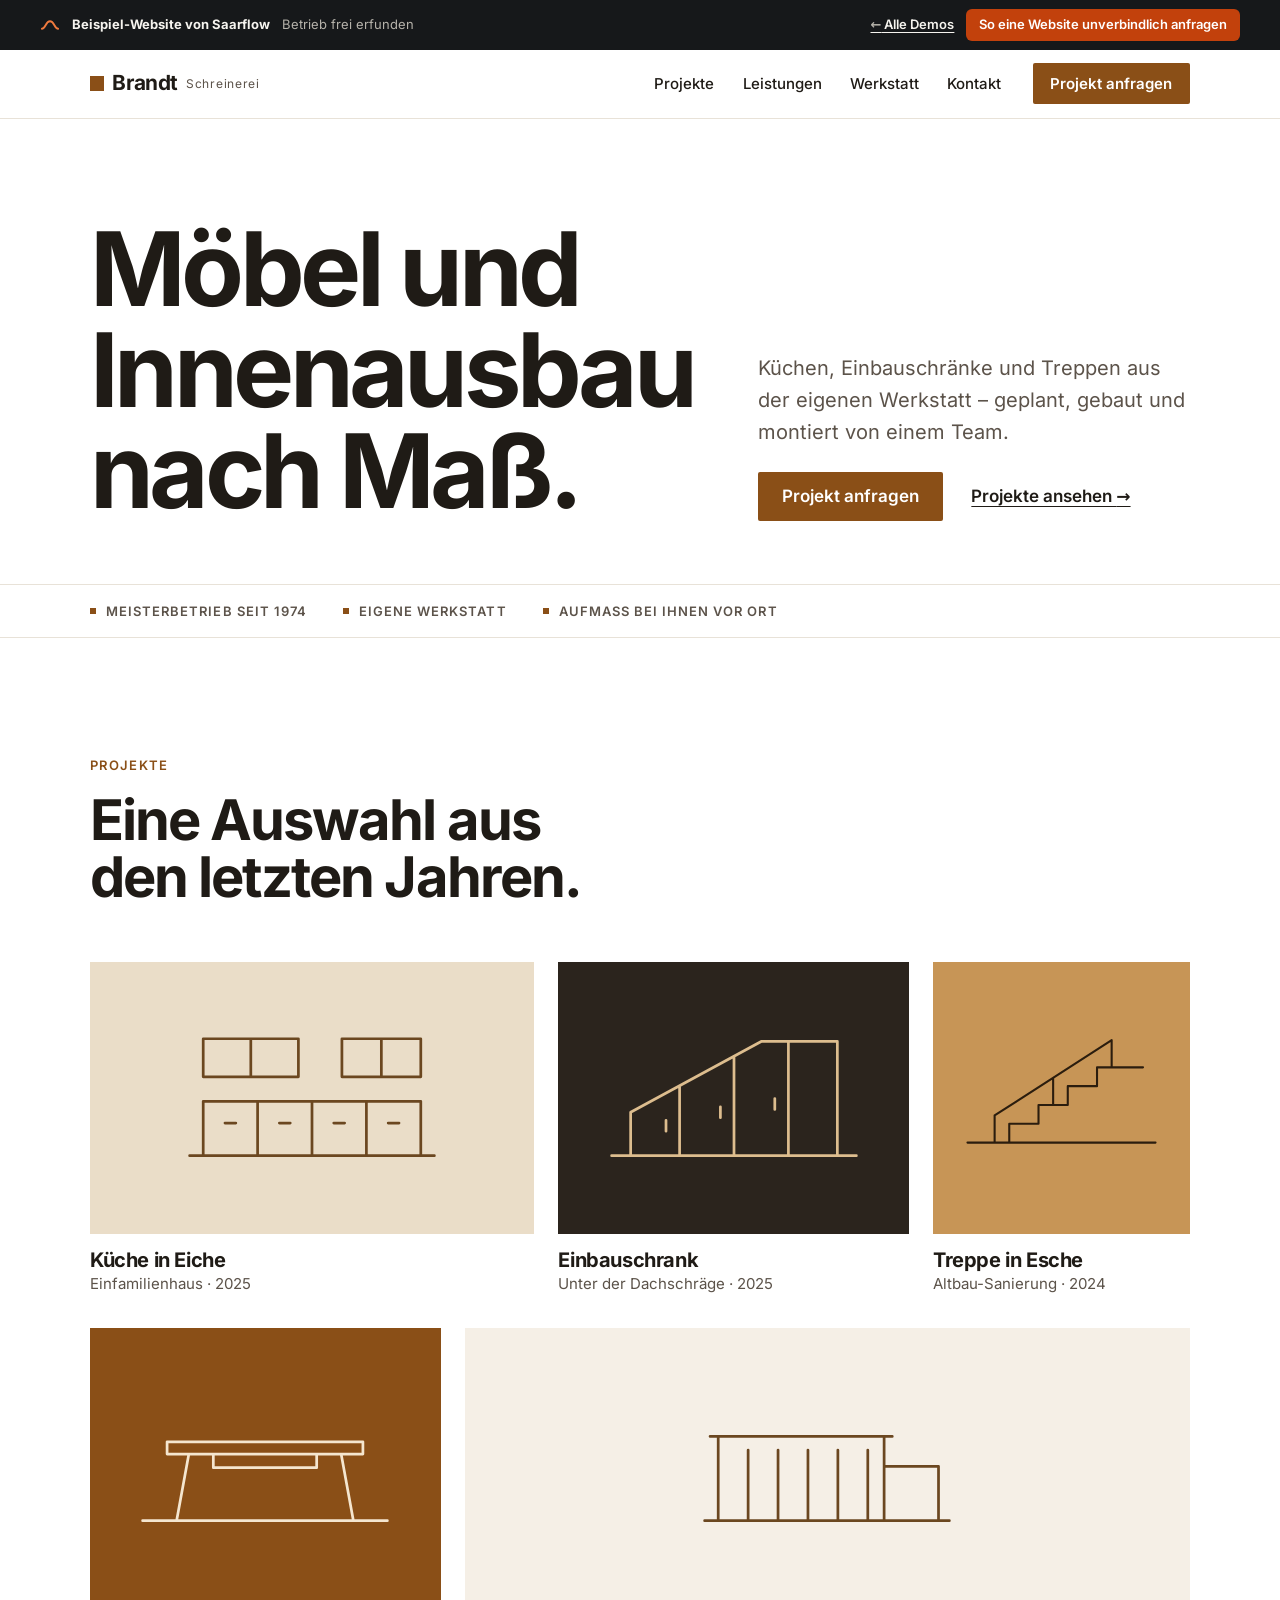
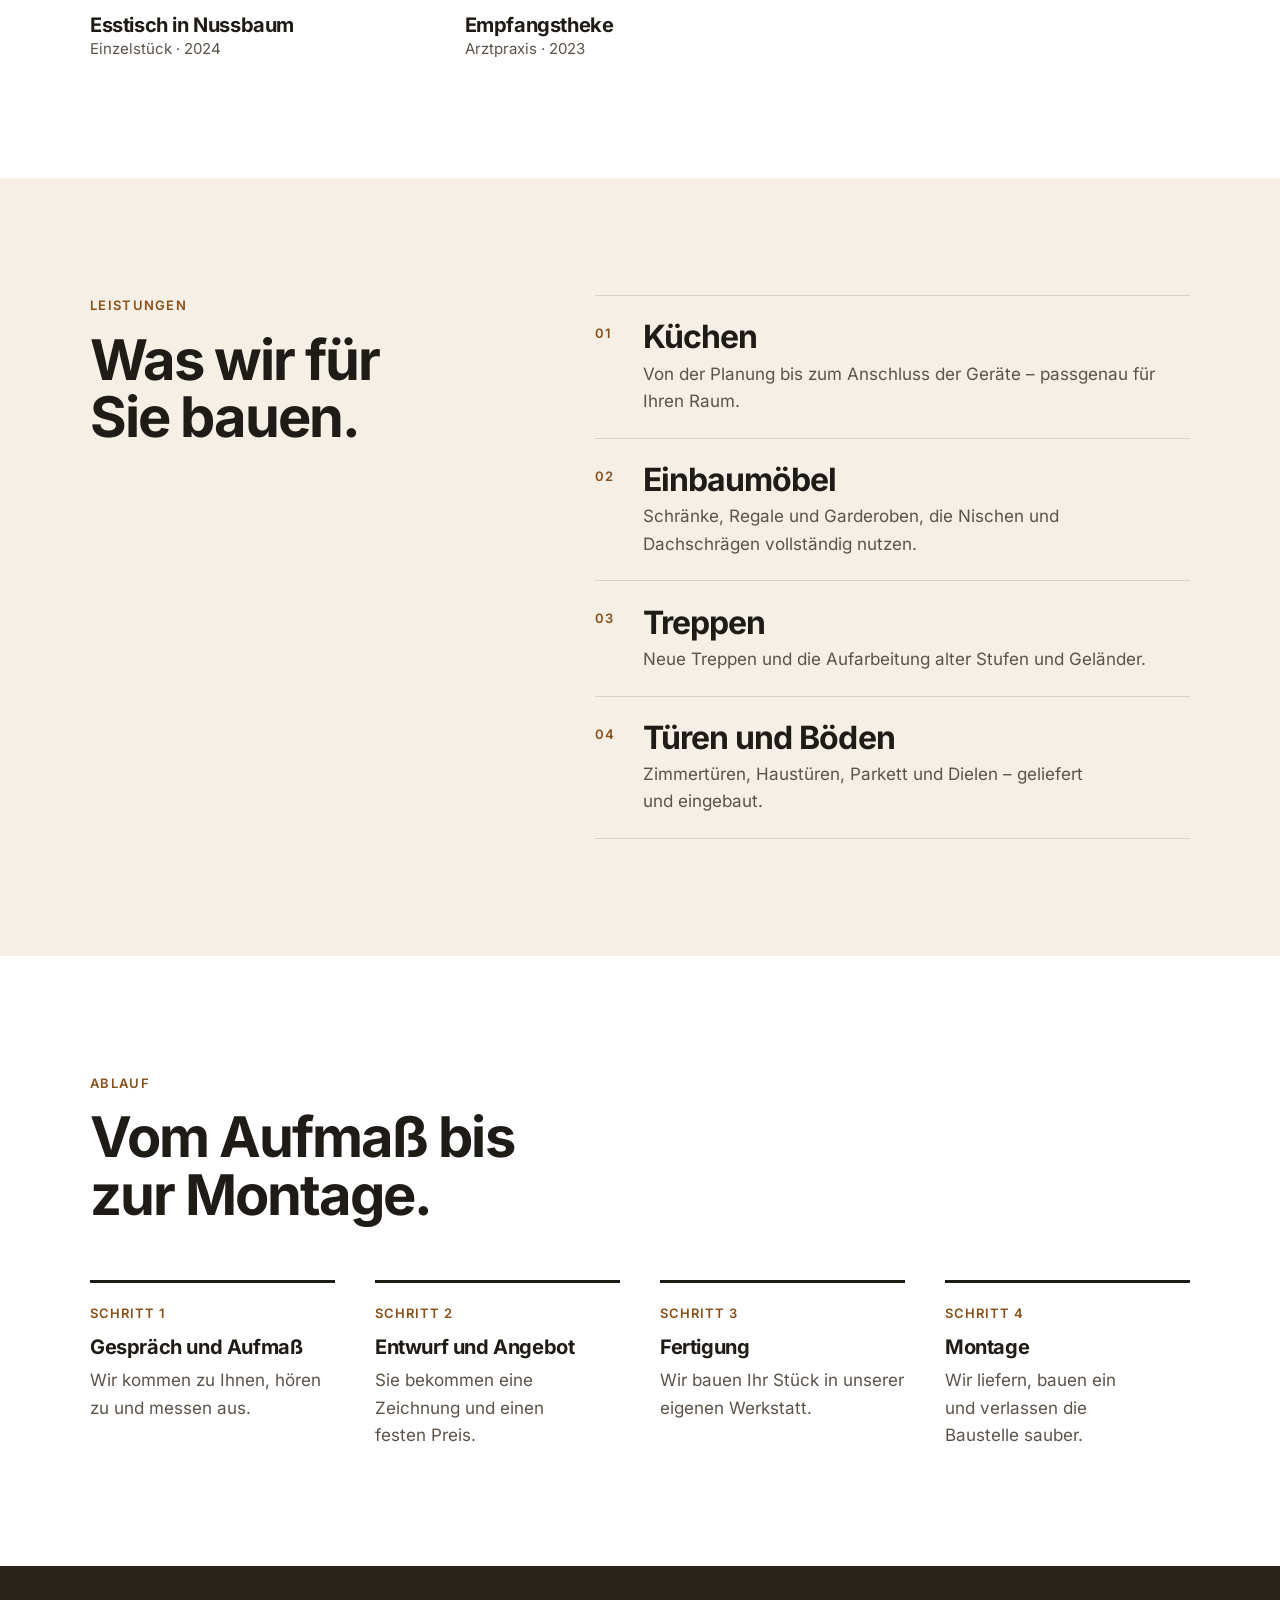
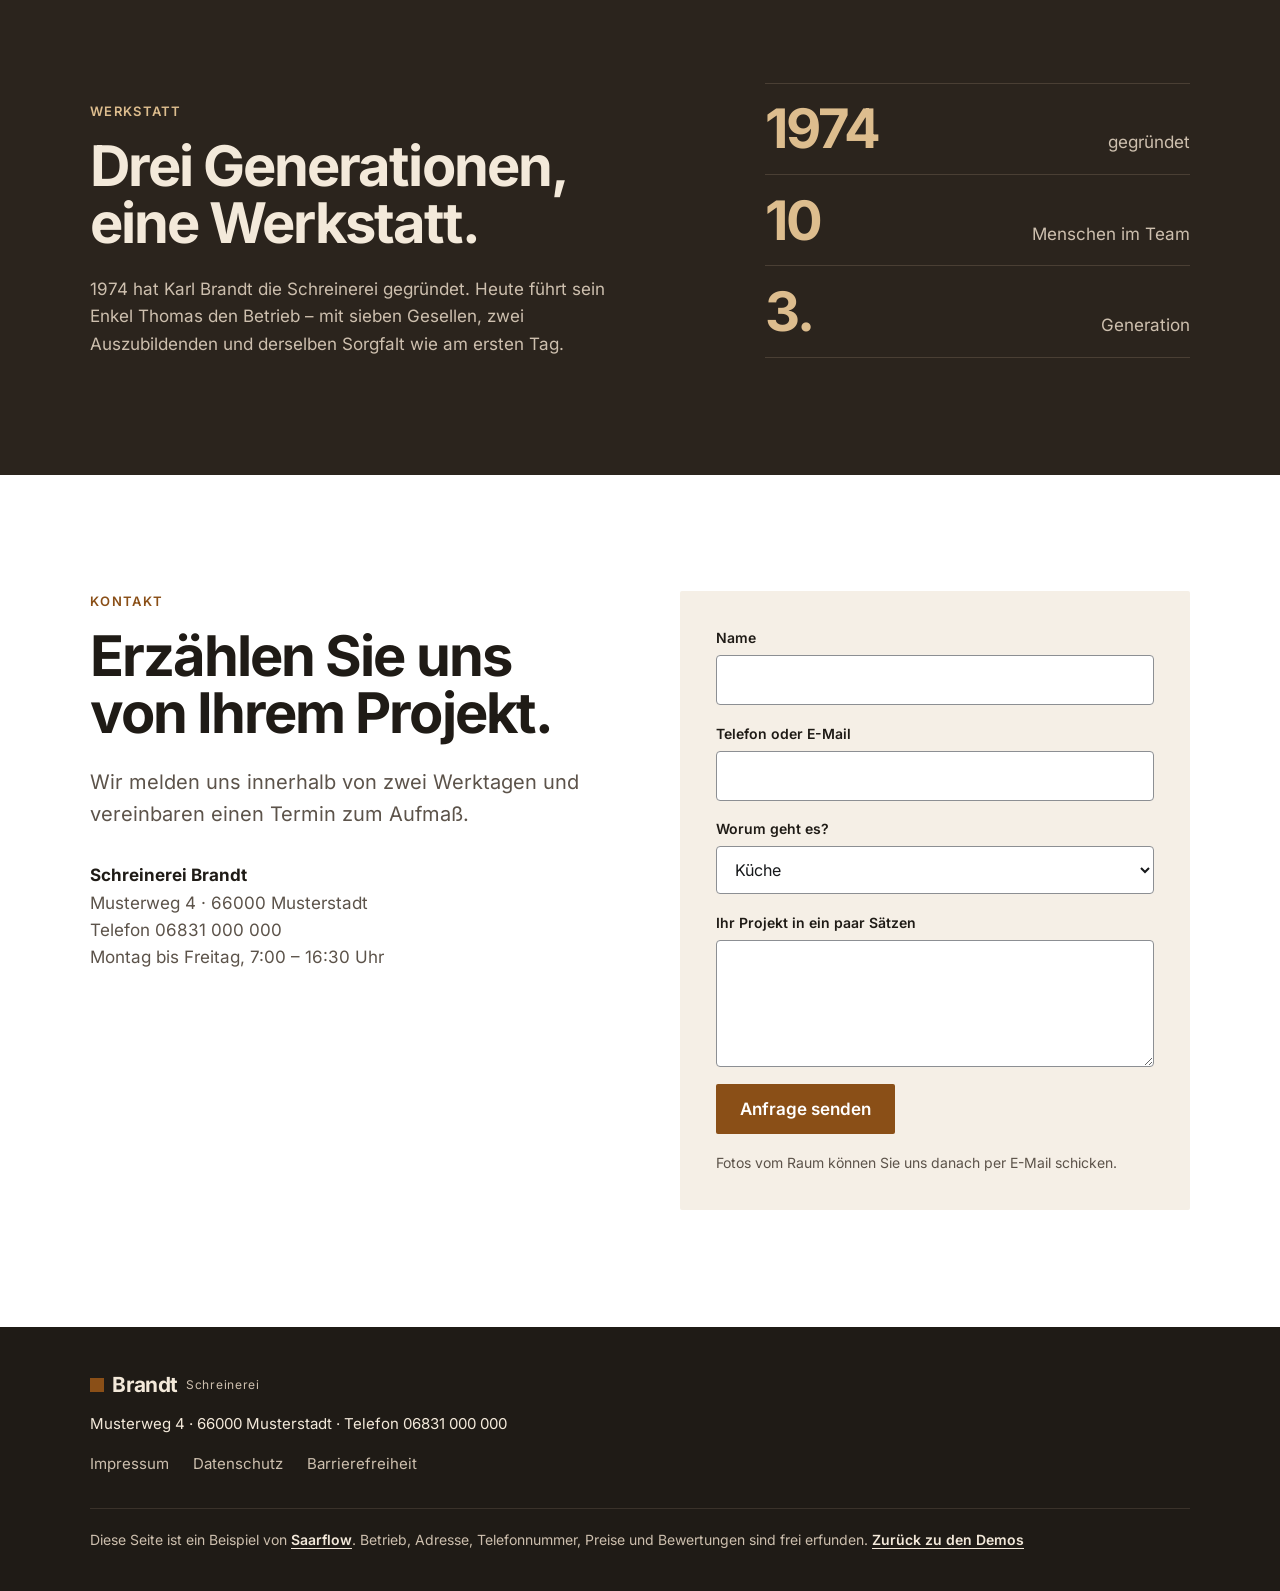
<file: demo-handwerk.html>
<!doctype html>
<html lang="de">
<head>
  <meta charset="utf-8">
  <meta name="viewport" content="width=device-width, initial-scale=1">
  <title>Schreinerei Brandt – Beispiel-Website von Saarflow</title>
  <meta name="description" content="Beispiel-Website von Saarflow für einen Handwerksbetrieb: Projekte, Leistungen, Ablauf und Anfrage. Der Betrieb ist frei erfunden.">
  <meta name="robots" content="noindex">
  <meta name="theme-color" content="#FFFFFF">
  <link rel="preload" href="assets/fonts/inter-latin-wght-normal.woff2" as="font" type="font/woff2" crossorigin>
  <link rel="stylesheet" href="assets/css/demo-sites.css?v=26">
  <link rel="icon" href="favicon.ico" sizes="48x48">
  <link rel="icon" href="assets/img/favicon-96.png" type="image/png" sizes="96x96">
  <link rel="icon" href="assets/img/favicon-192.png" type="image/png" sizes="192x192">
  <link rel="icon" href="assets/favicon.svg" type="image/svg+xml">
  <link rel="apple-touch-icon" href="assets/img/apple-touch-icon.png">
  <script>document.documentElement.classList.add('js')</script>
</head>
<body class="t-holz" id="top">
  <a class="skip" href="#inhalt">Zum Inhalt springen</a>

  <!-- Hinweisleiste von Saarflow: gehört nicht zur Beispielseite -->
  <aside class="demo-bar" aria-label="Hinweis von Saarflow">
    <div class="demo-bar-in">
      <p><svg viewBox="0 0 32 32" aria-hidden="true"><path d="M3 22c6 0 6-12 13-12s7 12 13 12" fill="none" stroke="currentColor" stroke-width="3" stroke-linecap="round"/></svg><strong>Beispiel-Website von Saarflow</strong> <span>Betrieb frei erfunden</span></p>
      <p><a href="demos.html"><span aria-hidden="true">←</span> Alle Demos</a> <a class="demo-bar-cta" href="demos.html?beispiel=Handwerk#kontakt"><span class="sm">Unverbindlich anfragen</span><span class="lg">So eine Website unverbindlich anfragen</span></a></p>
    </div>
  </aside>

  <header class="site-head">
    <div class="wrap">
      <a class="brand" href="#top"><i aria-hidden="true"></i>Brandt <small>Schreinerei</small></a>
      <button class="nav-toggle" aria-expanded="false" aria-controls="nav"><span aria-hidden="true"></span><span class="vh">Menü</span></button>
      <nav id="nav" class="nav" aria-label="Hauptnavigation">
        <ul>
          <li><a href="#projekte">Projekte</a></li>
          <li><a href="#leistungen">Leistungen</a></li>
          <li><a href="#werkstatt">Werkstatt</a></li>
          <li><a href="#kontakt">Kontakt</a></li>
        </ul>
        <a class="btn btn--small" href="#kontakt">Projekt anfragen</a>
      </nav>
    </div>
  </header>

  <main id="inhalt">
    <section aria-labelledby="hero-title">
      <div class="wrap h-hero-grid">
        <h1 id="hero-title">Möbel und Innenausbau nach Maß.</h1>
        <div>
          <p class="lead">Küchen, Einbauschränke und Treppen aus der eigenen Werkstatt – geplant, gebaut und montiert von einem Team.</p>
          <p class="actions"><a class="btn" href="#kontakt">Projekt anfragen</a><a class="link" href="#projekte">Projekte ansehen <span aria-hidden="true">→</span></a></p>
        </div>
      </div>
      <div class="h-facts">
        <ul class="wrap"><li>Meisterbetrieb seit 1974</li><li>Eigene Werkstatt</li><li>Aufmaß bei Ihnen vor Ort</li></ul>
      </div>
    </section>

    <section id="projekte" class="sec" aria-labelledby="projekte-title">
      <div class="wrap">
        <div class="sec-head">
          <p class="kicker">Projekte</p>
          <h2 id="projekte-title">Eine Auswahl aus den letzten Jahren.</h2>
        </div>
        <ul class="h-tiles">
          <li class="h-tile h-tile--a"><div class="h-img" aria-hidden="true"><svg viewBox="0 0 200 120" fill="none" stroke="currentColor" stroke-width="2" stroke-linecap="round" stroke-linejoin="round"><path d="M20 62h160v40H20zM60 62v40M100 62v40M140 62v40M20 16h70v28H20zM55 16v28M122 16h58v28h-58zM151 16v28M36 78h8M76 78h8M116 78h8M156 78h8M10 102h180"/></svg></div><h3>Küche in Eiche</h3><p>Einfamilienhaus · 2025</p></li>
          <li class="h-tile h-tile--b"><div class="h-img" aria-hidden="true"><svg viewBox="0 0 200 120" fill="none" stroke="currentColor" stroke-width="2" stroke-linecap="round" stroke-linejoin="round"><path d="M24 102V70l96-52h56v84zM60 102V51M100 102V29M140 102V18M50 76v8M90 66v8M130 60v8M10 102h180"/></svg></div><h3>Einbauschrank</h3><p>Unter der Dachschräge · 2025</p></li>
          <li class="h-tile h-tile--c"><div class="h-img" aria-hidden="true"><svg viewBox="0 0 200 120" fill="none" stroke="currentColor" stroke-width="2" stroke-linecap="round" stroke-linejoin="round"><path d="M22 102h28V84h28V66h28V48h28V30h44M36 102V76M148 30V4M36 76 148 4M92 66V40M10 102h180"/></svg></div><h3>Treppe in Esche</h3><p>Altbau-Sanierung · 2024</p></li>
          <li class="h-tile h-tile--d"><div class="h-img" aria-hidden="true"><svg viewBox="0 0 200 120" fill="none" stroke="currentColor" stroke-width="2" stroke-linecap="round" stroke-linejoin="round"><path d="M28 44h144v9H28zM44 53l-9 49M156 53l9 49M62 53v10h76V53M10 102h180"/></svg></div><h3>Esstisch in Nussbaum</h3><p>Einzelstück · 2024</p></li>
          <li class="h-tile h-tile--e"><div class="h-img" aria-hidden="true"><svg viewBox="0 0 200 120" fill="none" stroke="currentColor" stroke-width="2" stroke-linecap="round" stroke-linejoin="round"><path d="M20 102V40h122v62M14 40h134M42 50v52M64 50v52M86 50v52M108 50v52M130 50v52M142 62h40v40M10 102h180"/></svg></div><h3>Empfangstheke</h3><p>Arztpraxis · 2023</p></li>
        </ul>
      </div>
    </section>

    <section id="leistungen" class="sec h-tint" aria-labelledby="leistungen-title">
      <div class="wrap h-services-grid">
        <div class="sec-head">
          <p class="kicker">Leistungen</p>
          <h2 id="leistungen-title">Was wir für Sie bauen.</h2>
        </div>
        <ol class="h-list">
          <li><h3>Küchen</h3><p>Von der Planung bis zum Anschluss der Geräte – passgenau für Ihren Raum.</p></li>
          <li><h3>Einbaumöbel</h3><p>Schränke, Regale und Garderoben, die Nischen und Dachschrägen vollständig nutzen.</p></li>
          <li><h3>Treppen</h3><p>Neue Treppen und die Aufarbeitung alter Stufen und Geländer.</p></li>
          <li><h3>Türen und Böden</h3><p>Zimmertüren, Haustüren, Parkett und Dielen – geliefert und eingebaut.</p></li>
        </ol>
      </div>
    </section>

    <section class="sec" aria-labelledby="ablauf-title">
      <div class="wrap">
        <div class="sec-head">
          <p class="kicker">Ablauf</p>
          <h2 id="ablauf-title">Vom Aufmaß bis zur Montage.</h2>
        </div>
        <ol class="h-steps">
          <li><h3>Gespräch und Aufmaß</h3><p>Wir kommen zu Ihnen, hören zu und messen aus.</p></li>
          <li><h3>Entwurf und Angebot</h3><p>Sie bekommen eine Zeichnung und einen festen Preis.</p></li>
          <li><h3>Fertigung</h3><p>Wir bauen Ihr Stück in unserer eigenen Werkstatt.</p></li>
          <li><h3>Montage</h3><p>Wir liefern, bauen ein und verlassen die Baustelle sauber.</p></li>
        </ol>
      </div>
    </section>

    <section id="werkstatt" class="sec h-dark" aria-labelledby="werkstatt-title">
      <div class="wrap h-about-grid">
        <div>
          <p class="kicker">Werkstatt</p>
          <h2 id="werkstatt-title">Drei Generationen, eine Werkstatt.</h2>
          <p>1974 hat Karl Brandt die Schreinerei gegründet. Heute führt sein Enkel Thomas den Betrieb – mit sieben Gesellen, zwei Auszubildenden und derselben Sorgfalt wie am ersten Tag.</p>
        </div>
        <ul class="h-stats">
          <li><b>1974</b> gegründet</li>
          <li><b>10</b> Menschen im Team</li>
          <li><b>3.</b> Generation</li>
        </ul>
      </div>
    </section>

    <section id="kontakt" class="sec" aria-labelledby="kontakt-title">
      <div class="wrap h-contact-grid">
        <div>
          <p class="kicker">Kontakt</p>
          <h2 id="kontakt-title">Erzählen Sie uns von Ihrem Projekt.</h2>
          <p class="lead">Wir melden uns innerhalb von zwei Werktagen und vereinbaren einen Termin zum Aufmaß.</p>
          <address class="addr"><strong>Schreinerei Brandt</strong><br>Musterweg 4 · 66000 Musterstadt<br>Telefon 06831 000 000<br>Montag bis Freitag, 7:00 – 16:30 Uhr</address>
        </div>
        <form class="card-form" data-demo-form novalidate aria-label="Projektanfrage">
          <div class="f"><label for="h-name">Name</label><input id="h-name" type="text" autocomplete="name"></div>
          <div class="f"><label for="h-kontakt">Telefon oder E-Mail</label><input id="h-kontakt" type="text"></div>
          <div class="f"><label for="h-art">Worum geht es?</label><select id="h-art"><option>Küche</option><option>Einbaumöbel</option><option>Treppe</option><option>Türen und Böden</option><option>Etwas anderes</option></select></div>
          <div class="f"><label for="h-text">Ihr Projekt in ein paar Sätzen</label><textarea id="h-text" rows="4"></textarea></div>
          <button class="btn" type="submit">Anfrage senden</button>
          <p class="form-note" role="status">Fotos vom Raum können Sie uns danach per E-Mail schicken.</p>
        </form>
      </div>
    </section>
  </main>

  <footer class="site-foot">
    <div class="wrap">
      <p class="brand"><i aria-hidden="true"></i>Brandt <small>Schreinerei</small></p>
      <p>Musterweg 4 · 66000 Musterstadt · Telefon 06831 000 000</p>
      <p class="foot-links"><span>Impressum</span><span>Datenschutz</span><span>Barrierefreiheit</span></p>
      <p class="foot-demo">Diese Seite ist ein Beispiel von <a href="./">Saarflow</a>. Betrieb, Adresse, Telefonnummer, Preise und Bewertungen sind frei erfunden. <a href="demos.html">Zurück zu den Demos</a></p>
    </div>
  </footer>

  <script src="assets/js/demo.js?v=26" defer></script>
</body>
</html>
</file>
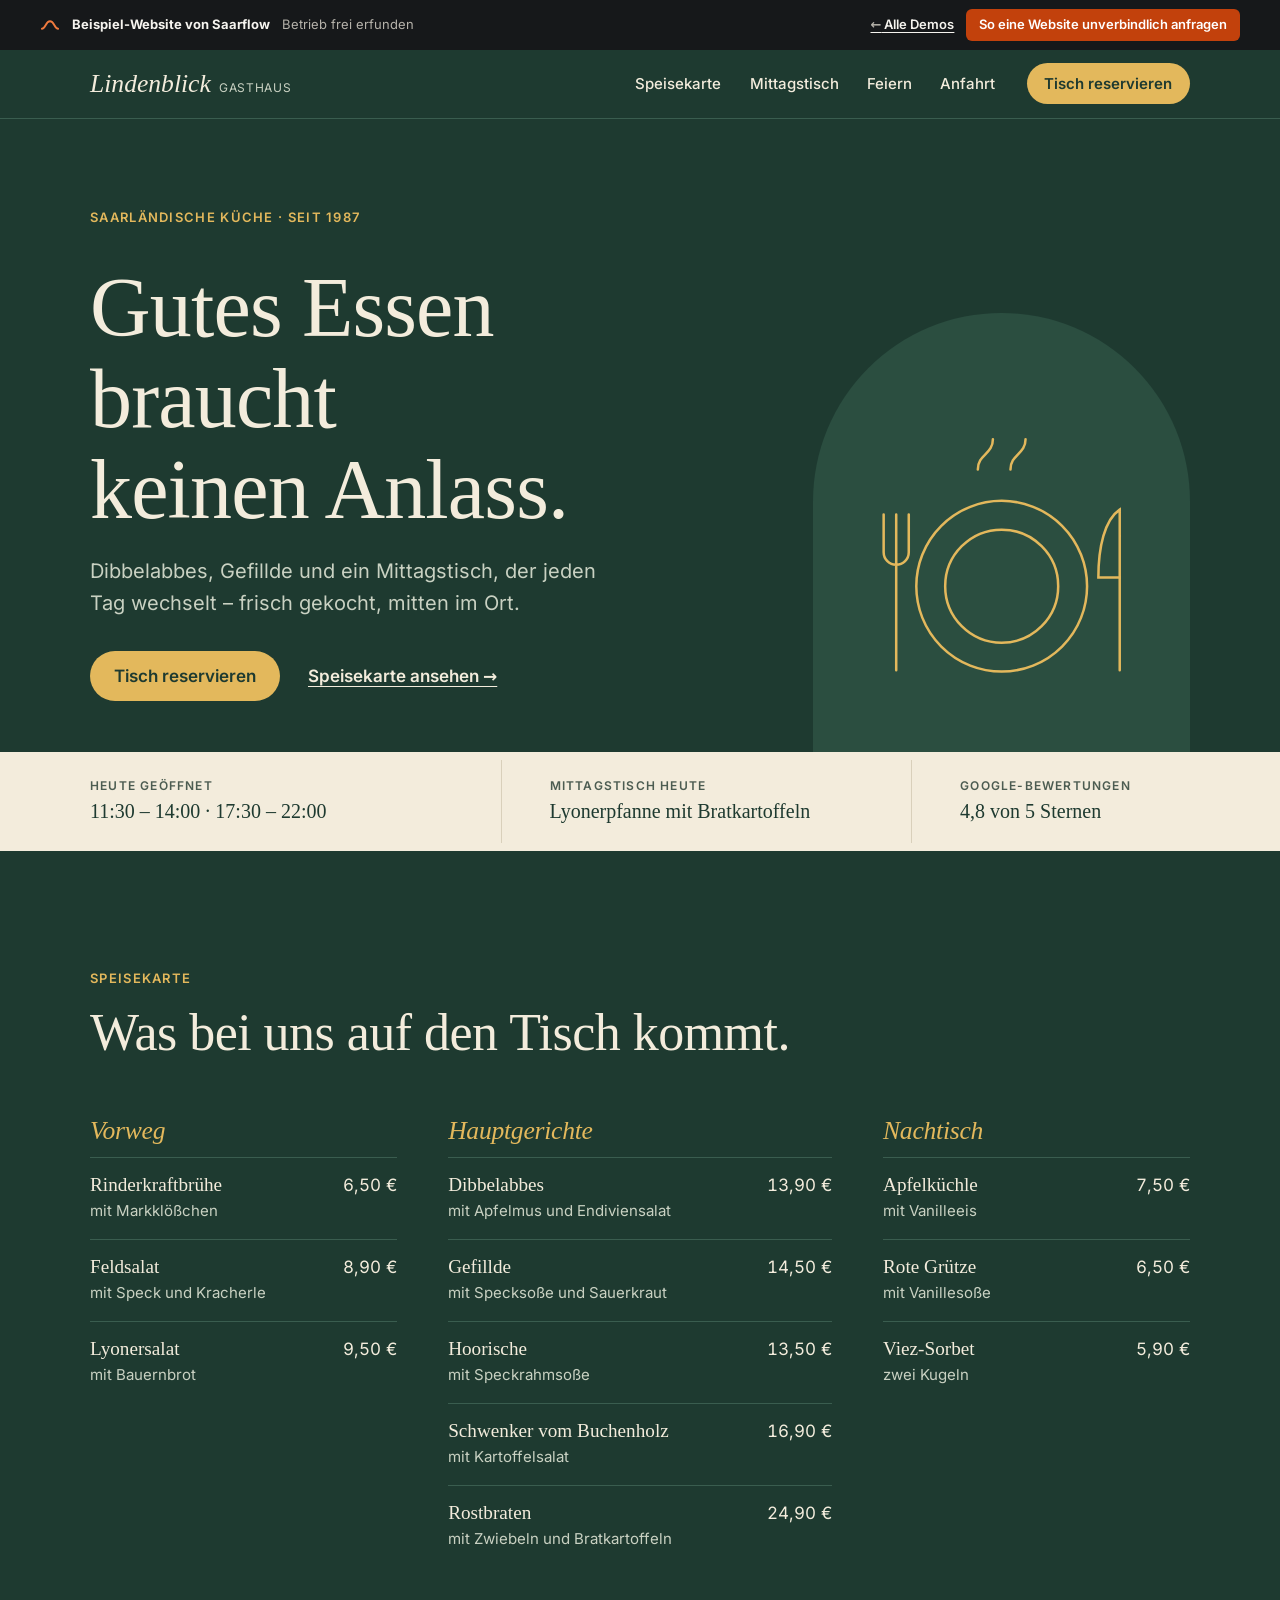
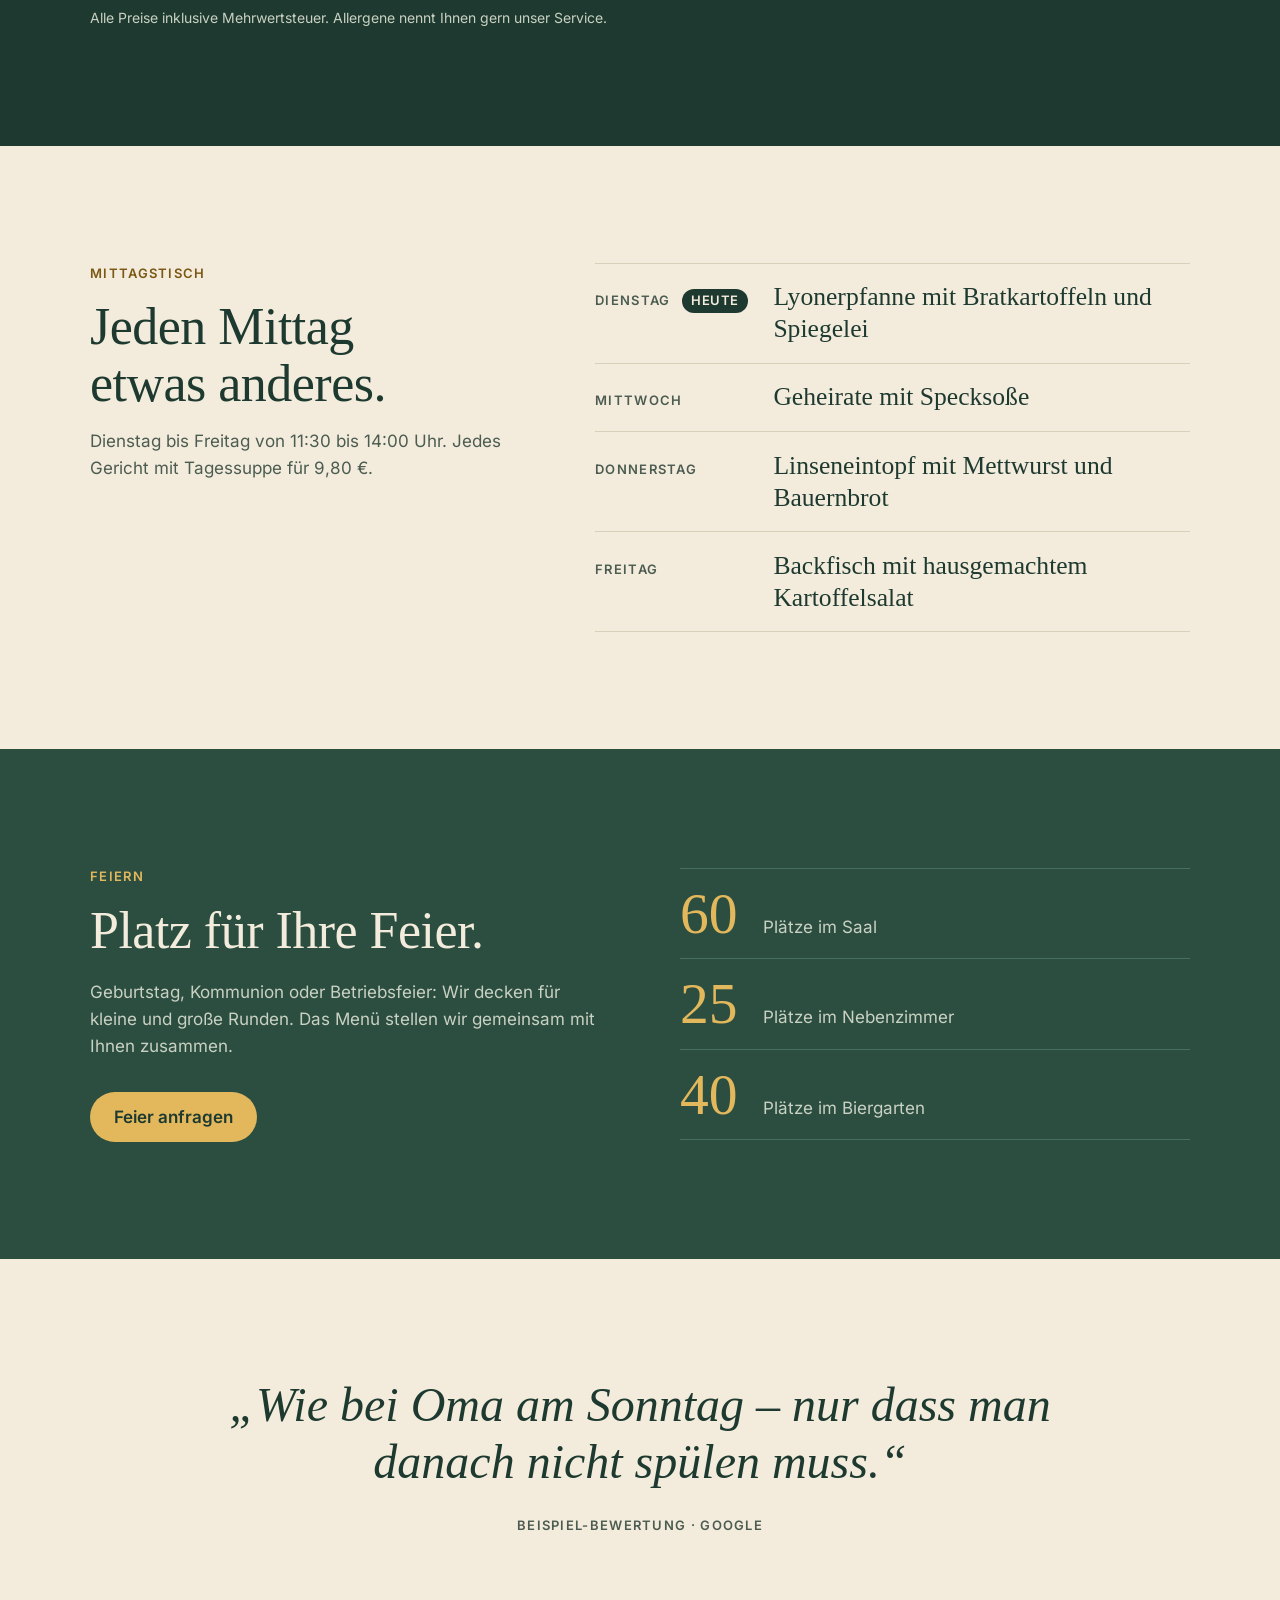
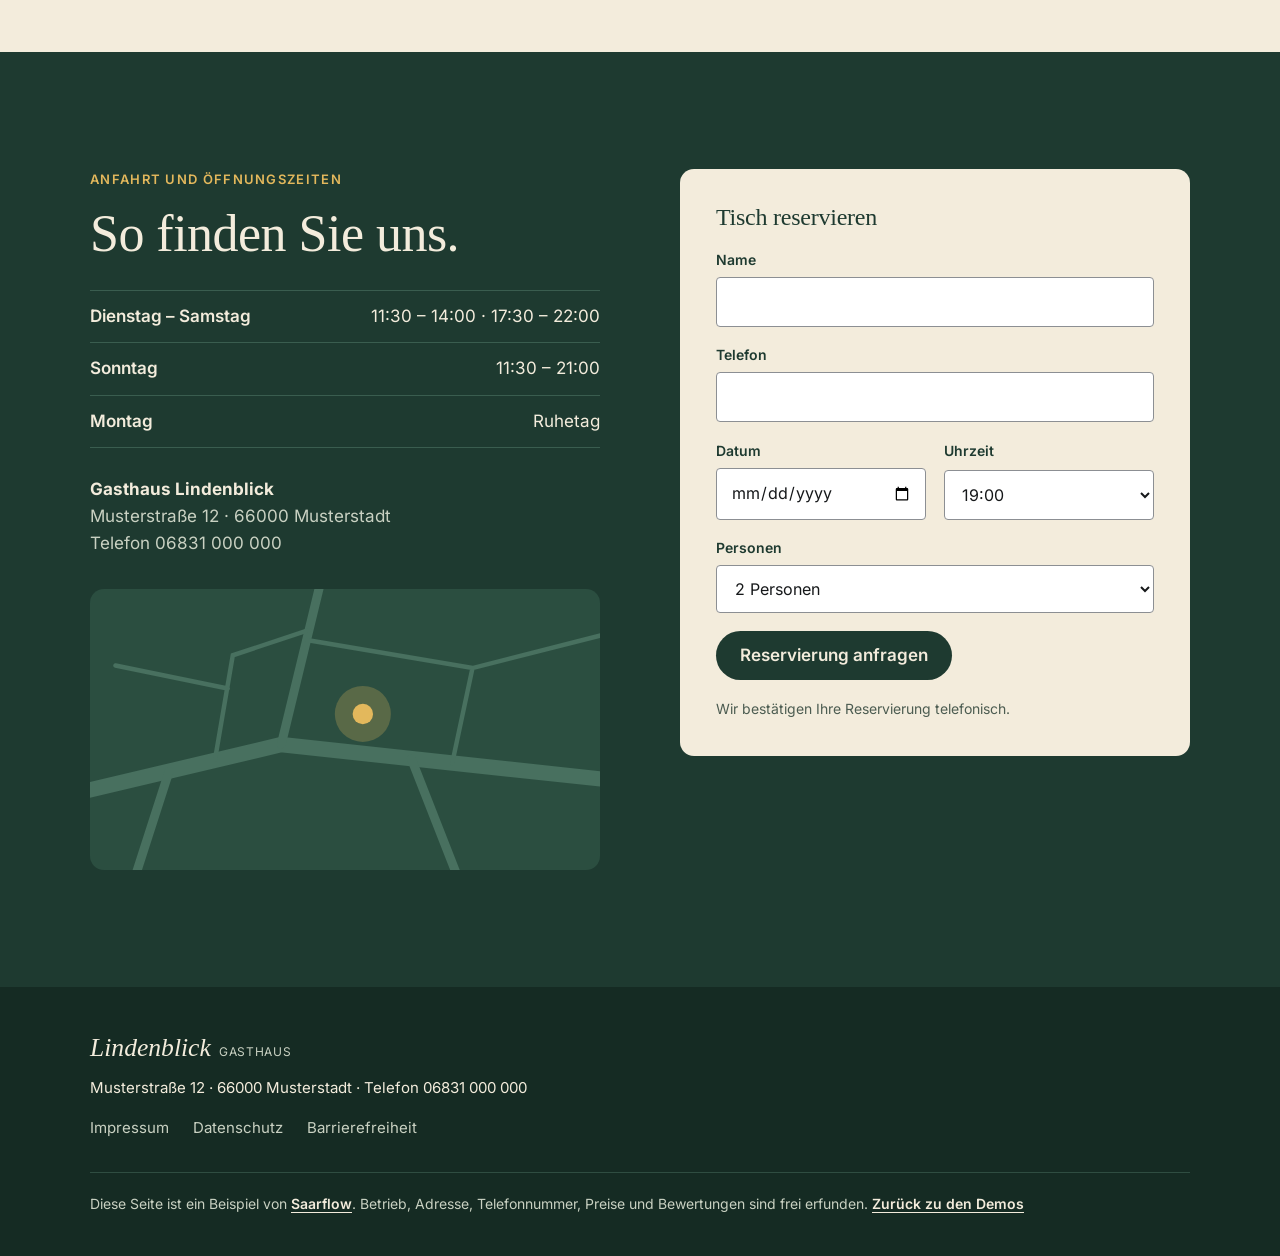
<file: demo-restaurant.html>
<!doctype html>
<html lang="de">
<head>
  <meta charset="utf-8">
  <meta name="viewport" content="width=device-width, initial-scale=1">
  <title>Gasthaus Lindenblick – Beispiel-Website von Saarflow</title>
  <meta name="description" content="Beispiel-Website von Saarflow für ein Restaurant: Speisekarte, Mittagstisch, Feiern und Reservierung. Der Betrieb ist frei erfunden.">
  <meta name="robots" content="noindex">
  <meta name="theme-color" content="#1E3A30">
  <link rel="preload" href="assets/fonts/inter-latin-wght-normal.woff2" as="font" type="font/woff2" crossorigin>
  <link rel="stylesheet" href="assets/css/demo-sites.css?v=26">
  <link rel="icon" href="favicon.ico" sizes="48x48">
  <link rel="icon" href="assets/img/favicon-96.png" type="image/png" sizes="96x96">
  <link rel="icon" href="assets/img/favicon-192.png" type="image/png" sizes="192x192">
  <link rel="icon" href="assets/favicon.svg" type="image/svg+xml">
  <link rel="apple-touch-icon" href="assets/img/apple-touch-icon.png">
  <script>document.documentElement.classList.add('js')</script>
</head>
<body class="t-rest" id="top">
  <a class="skip" href="#inhalt">Zum Inhalt springen</a>

  <!-- Hinweisleiste von Saarflow: gehört nicht zur Beispielseite -->
  <aside class="demo-bar" aria-label="Hinweis von Saarflow">
    <div class="demo-bar-in">
      <p><svg viewBox="0 0 32 32" aria-hidden="true"><path d="M3 22c6 0 6-12 13-12s7 12 13 12" fill="none" stroke="currentColor" stroke-width="3" stroke-linecap="round"/></svg><strong>Beispiel-Website von Saarflow</strong> <span>Betrieb frei erfunden</span></p>
      <p><a href="demos.html"><span aria-hidden="true">←</span> Alle Demos</a> <a class="demo-bar-cta" href="demos.html?beispiel=Restaurant#kontakt"><span class="sm">Unverbindlich anfragen</span><span class="lg">So eine Website unverbindlich anfragen</span></a></p>
    </div>
  </aside>

  <header class="site-head">
    <div class="wrap">
      <a class="brand" href="#top">Lindenblick <small>Gasthaus</small></a>
      <button class="nav-toggle" aria-expanded="false" aria-controls="nav"><span aria-hidden="true"></span><span class="vh">Menü</span></button>
      <nav id="nav" class="nav" aria-label="Hauptnavigation">
        <ul>
          <li><a href="#speisekarte">Speisekarte</a></li>
          <li><a href="#mittagstisch">Mittagstisch</a></li>
          <li><a href="#feiern">Feiern</a></li>
          <li><a href="#anfahrt">Anfahrt</a></li>
        </ul>
        <a class="btn btn--small" href="#reservieren">Tisch reservieren</a>
      </nav>
    </div>
  </header>

  <main id="inhalt">
    <section class="r-hero" aria-labelledby="hero-title">
      <div class="wrap r-hero-grid">
        <div class="r-hero-copy">
          <p class="kicker">Saarländische Küche · seit 1987</p>
          <h1 id="hero-title">Gutes Essen braucht keinen Anlass.</h1>
          <p class="lead">Dibbelabbes, Gefillde und ein Mittagstisch, der jeden Tag wechselt – frisch gekocht, mitten im Ort.</p>
          <p class="actions"><a class="btn" href="#reservieren">Tisch reservieren</a><a class="link" href="#speisekarte">Speisekarte ansehen <span aria-hidden="true">→</span></a></p>
        </div>
        <div class="r-art" aria-hidden="true">
          <svg viewBox="0 0 240 280" fill="none" stroke="currentColor" stroke-width="2" stroke-linecap="round"><circle cx="120" cy="165" r="68"/><circle cx="120" cy="165" r="45"/><path d="M26 108v30a10 10 0 0 0 20 0v-30M36 108v124M214 232V104c-12 8-17 30-17 54h17M101 72c0-12 12-12 12-24M127 72c0-12 12-12 12-24"/></svg>
        </div>
      </div>
      <div class="r-strip">
        <dl class="wrap">
          <div><dt>Heute geöffnet</dt><dd>11:30 – 14:00 · 17:30 – 22:00</dd></div>
          <div><dt>Mittagstisch heute</dt><dd>Lyonerpfanne mit Bratkartoffeln</dd></div>
          <div><dt>Google-Bewertungen</dt><dd>4,8 von 5 Sternen</dd></div>
        </dl>
      </div>
    </section>

    <section id="speisekarte" class="sec" aria-labelledby="karte-title">
      <div class="wrap">
        <div class="sec-head">
          <p class="kicker">Speisekarte</p>
          <h2 id="karte-title">Was bei uns auf den Tisch kommt.</h2>
        </div>
        <div class="r-menu-cols">
          <div>
            <h3>Vorweg</h3>
            <ul class="r-dishes">
              <li><span><b>Rinderkraftbrühe</b><span>mit Markklößchen</span></span><span class="r-price">6,50&nbsp;€</span></li>
              <li><span><b>Feldsalat</b><span>mit Speck und Kracherle</span></span><span class="r-price">8,90&nbsp;€</span></li>
              <li><span><b>Lyonersalat</b><span>mit Bauernbrot</span></span><span class="r-price">9,50&nbsp;€</span></li>
            </ul>
          </div>
          <div>
            <h3>Hauptgerichte</h3>
            <ul class="r-dishes">
              <li><span><b>Dibbelabbes</b><span>mit Apfelmus und Endiviensalat</span></span><span class="r-price">13,90&nbsp;€</span></li>
              <li><span><b>Gefillde</b><span>mit Specksoße und Sauerkraut</span></span><span class="r-price">14,50&nbsp;€</span></li>
              <li><span><b>Hoorische</b><span>mit Speckrahmsoße</span></span><span class="r-price">13,50&nbsp;€</span></li>
              <li><span><b>Schwenker vom Buchenholz</b><span>mit Kartoffelsalat</span></span><span class="r-price">16,90&nbsp;€</span></li>
              <li><span><b>Rostbraten</b><span>mit Zwiebeln und Bratkartoffeln</span></span><span class="r-price">24,90&nbsp;€</span></li>
            </ul>
          </div>
          <div>
            <h3>Nachtisch</h3>
            <ul class="r-dishes">
              <li><span><b>Apfelküchle</b><span>mit Vanilleeis</span></span><span class="r-price">7,50&nbsp;€</span></li>
              <li><span><b>Rote Grütze</b><span>mit Vanillesoße</span></span><span class="r-price">6,50&nbsp;€</span></li>
              <li><span><b>Viez-Sorbet</b><span>zwei Kugeln</span></span><span class="r-price">5,90&nbsp;€</span></li>
            </ul>
          </div>
        </div>
        <p class="r-menu-note">Alle Preise inklusive Mehrwertsteuer. Allergene nennt Ihnen gern unser Service.</p>
      </div>
    </section>

    <section id="mittagstisch" class="sec r-cream" aria-labelledby="mittag-title">
      <div class="wrap r-lunch-grid">
        <div class="sec-head">
          <p class="kicker">Mittagstisch</p>
          <h2 id="mittag-title">Jeden Mittag etwas anderes.</h2>
          <p>Dienstag bis Freitag von 11:30 bis 14:00 Uhr. Jedes Gericht mit Tagessuppe für 9,80&nbsp;€.</p>
        </div>
        <ol class="r-week">
          <li><span class="r-day">Dienstag <em>heute</em></span><span class="r-meal">Lyonerpfanne mit Bratkartoffeln und Spiegelei</span></li>
          <li><span class="r-day">Mittwoch</span><span class="r-meal">Geheirate mit Specksoße</span></li>
          <li><span class="r-day">Donnerstag</span><span class="r-meal">Linseneintopf mit Mettwurst und Bauernbrot</span></li>
          <li><span class="r-day">Freitag</span><span class="r-meal">Backfisch mit hausgemachtem Kartoffelsalat</span></li>
        </ol>
      </div>
    </section>

    <section id="feiern" class="sec r-party" aria-labelledby="feiern-title">
      <div class="wrap r-party-grid">
        <div>
          <p class="kicker">Feiern</p>
          <h2 id="feiern-title">Platz für Ihre Feier.</h2>
          <p>Geburtstag, Kommunion oder Betriebsfeier: Wir decken für kleine und große Runden. Das Menü stellen wir gemeinsam mit Ihnen zusammen.</p>
          <p class="actions"><a class="btn" href="#reservieren">Feier anfragen</a></p>
        </div>
        <ul class="r-seats">
          <li><b>60</b> Plätze im Saal</li>
          <li><b>25</b> Plätze im Nebenzimmer</li>
          <li><b>40</b> Plätze im Biergarten</li>
        </ul>
      </div>
    </section>

    <section class="sec r-cream r-quote" aria-label="Kundenstimme">
      <div class="wrap">
        <blockquote>
          <p>„Wie bei Oma am Sonntag – nur dass man danach nicht spülen muss.“</p>
          <footer>Beispiel-Bewertung · Google</footer>
        </blockquote>
      </div>
    </section>

    <section id="anfahrt" class="sec" aria-labelledby="anfahrt-title">
      <div class="wrap r-visit-grid">
        <div>
          <p class="kicker">Anfahrt und Öffnungszeiten</p>
          <h2 id="anfahrt-title">So finden Sie uns.</h2>
          <dl class="hours">
            <div><dt>Dienstag – Samstag</dt><dd>11:30 – 14:00 · 17:30 – 22:00</dd></div>
            <div><dt>Sonntag</dt><dd>11:30 – 21:00</dd></div>
            <div><dt>Montag</dt><dd>Ruhetag</dd></div>
          </dl>
          <address class="addr"><strong>Gasthaus Lindenblick</strong><br>Musterstraße 12 · 66000 Musterstadt<br>Telefon 06831 000 000</address>
          <svg class="map" viewBox="0 0 400 220" aria-hidden="true"><g fill="none" stroke="currentColor" stroke-linecap="round"><path stroke-width="12" d="M-10 160 150 122 410 150"/><path stroke-width="7" d="M150 122 182 -10M252 133 290 230M62 143 34 230"/><path stroke-width="3.5" d="M170 40 300 62 410 34M300 62 284 137M98 134 112 52 172 32M20 60 108 78"/></g><circle class="pin-ring" cx="214" cy="98" r="22"/><circle class="pin" cx="214" cy="98" r="8"/></svg>
        </div>
        <form id="reservieren" class="card-form" data-demo-form novalidate aria-labelledby="res-title">
          <h3 id="res-title">Tisch reservieren</h3>
          <div class="f"><label for="r-name">Name</label><input id="r-name" type="text" autocomplete="name"></div>
          <div class="f"><label for="r-tel">Telefon</label><input id="r-tel" type="tel" autocomplete="tel"></div>
          <div class="f-row">
            <div class="f"><label for="r-tag">Datum</label><input id="r-tag" type="date"></div>
            <div class="f"><label for="r-zeit">Uhrzeit</label><select id="r-zeit"><option>12:00</option><option>13:00</option><option>18:00</option><option selected>19:00</option><option>20:00</option></select></div>
          </div>
          <div class="f"><label for="r-pers">Personen</label><select id="r-pers"><option>2 Personen</option><option>3 Personen</option><option>4 Personen</option><option>5 bis 8 Personen</option><option>Mehr als 8 Personen</option></select></div>
          <button class="btn" type="submit">Reservierung anfragen</button>
          <p class="form-note" role="status">Wir bestätigen Ihre Reservierung telefonisch.</p>
        </form>
      </div>
    </section>
  </main>

  <footer class="site-foot">
    <div class="wrap">
      <p class="brand">Lindenblick <small>Gasthaus</small></p>
      <p>Musterstraße 12 · 66000 Musterstadt · Telefon 06831 000 000</p>
      <p class="foot-links"><span>Impressum</span><span>Datenschutz</span><span>Barrierefreiheit</span></p>
      <p class="foot-demo">Diese Seite ist ein Beispiel von <a href="./">Saarflow</a>. Betrieb, Adresse, Telefonnummer, Preise und Bewertungen sind frei erfunden. <a href="demos.html">Zurück zu den Demos</a></p>
    </div>
  </footer>

  <script src="assets/js/demo.js?v=26" defer></script>
</body>
</html>
</file>
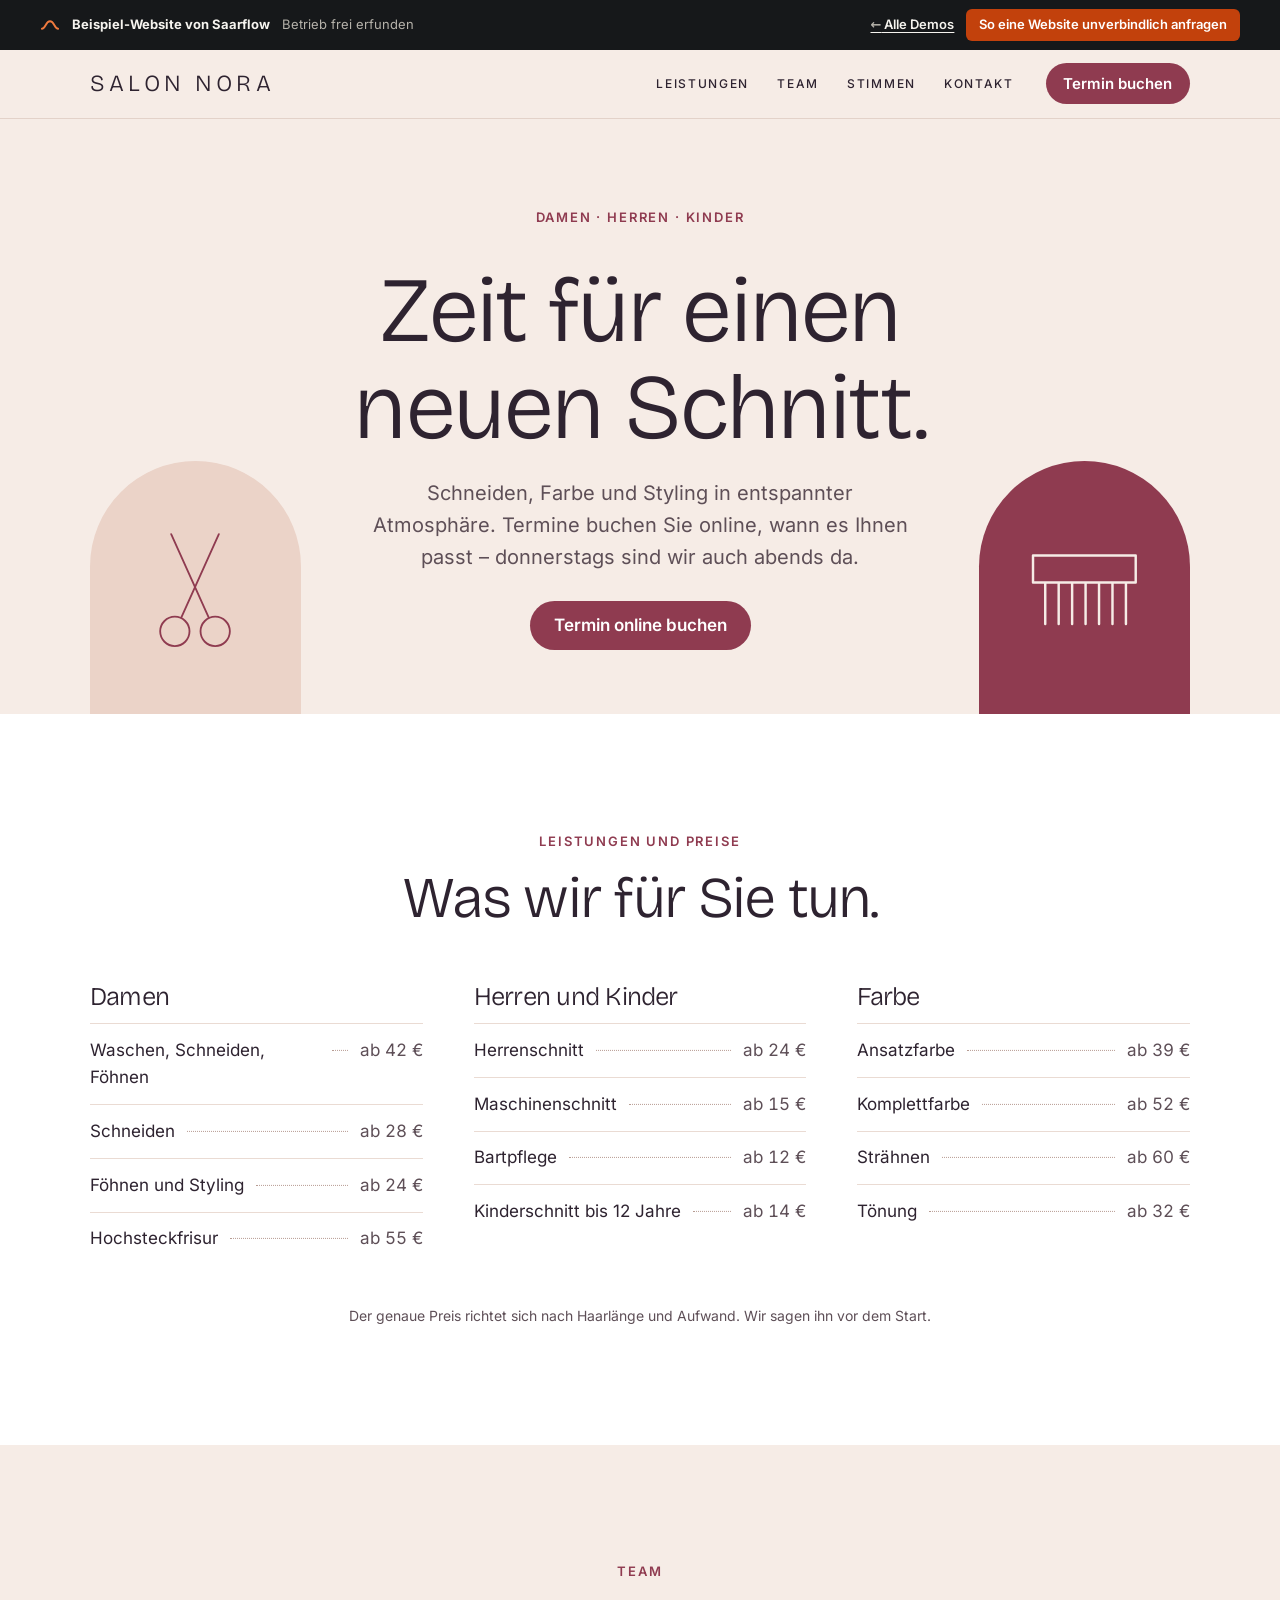
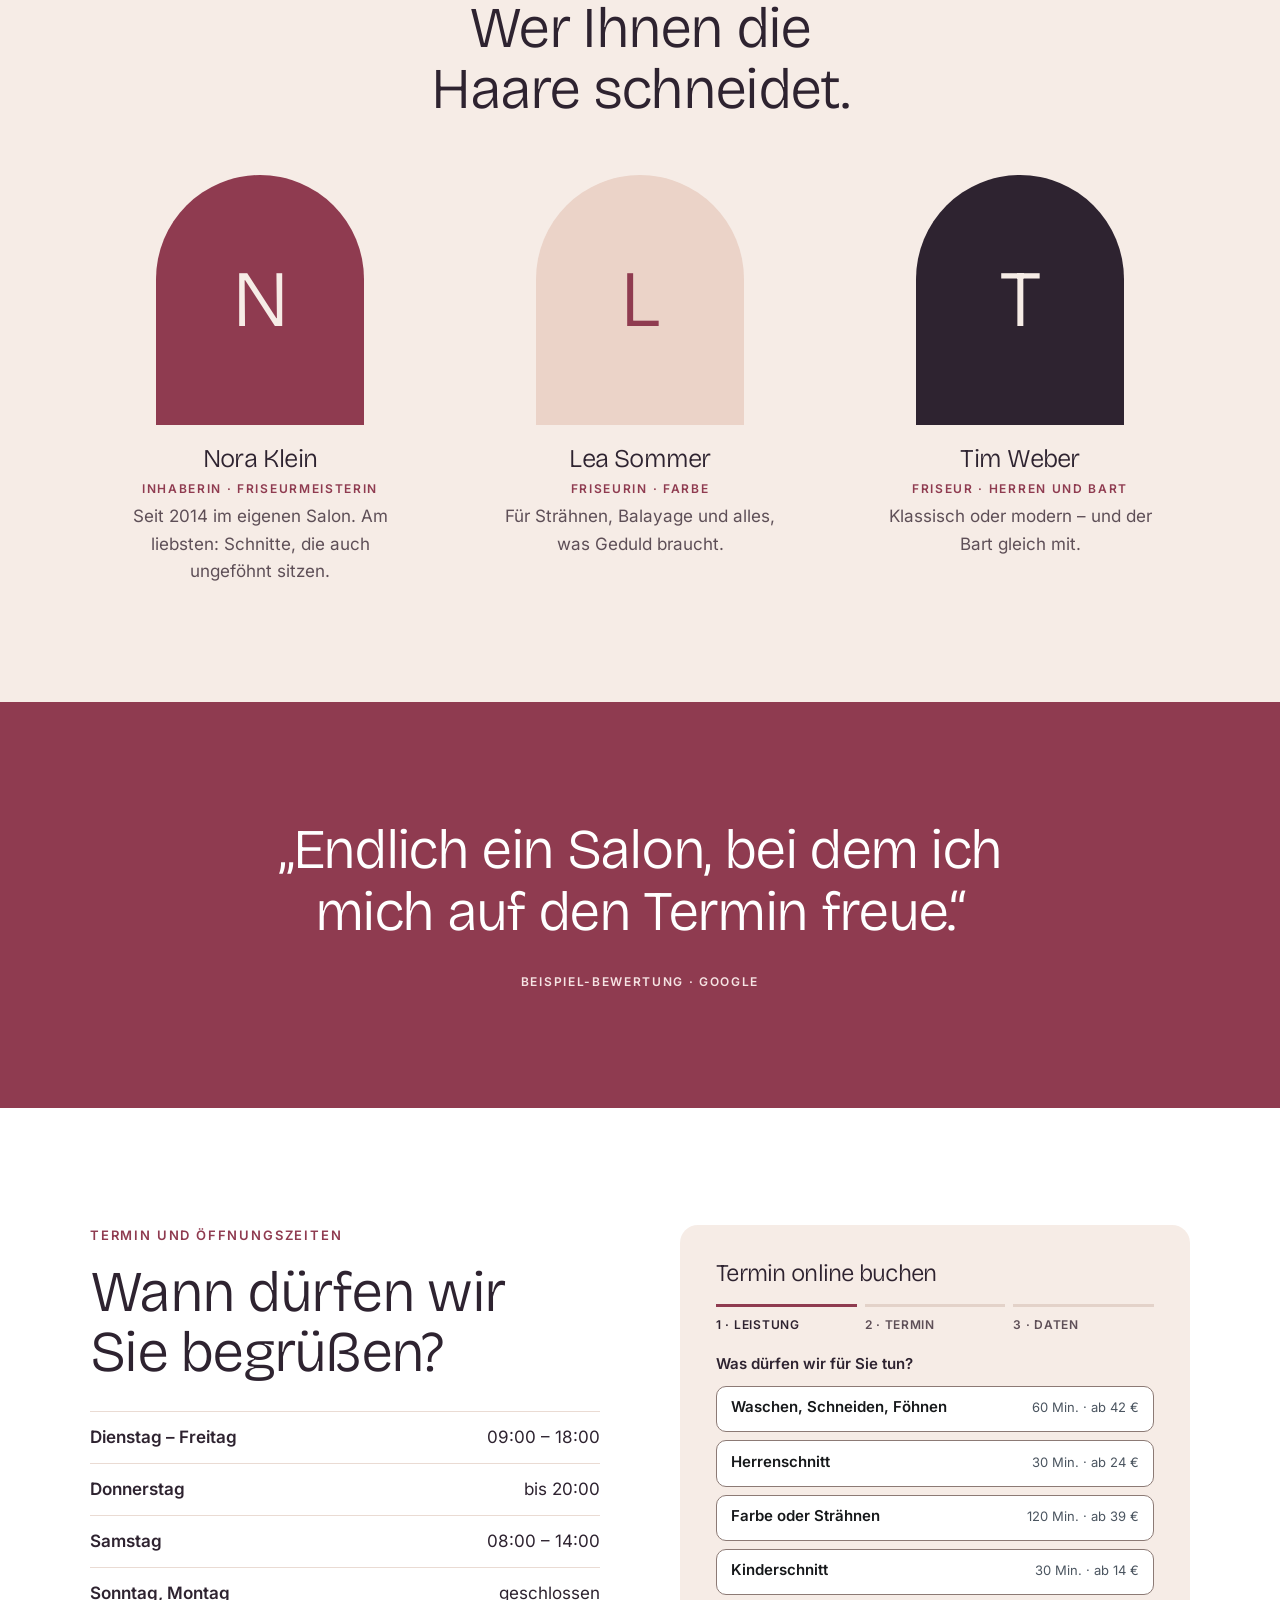
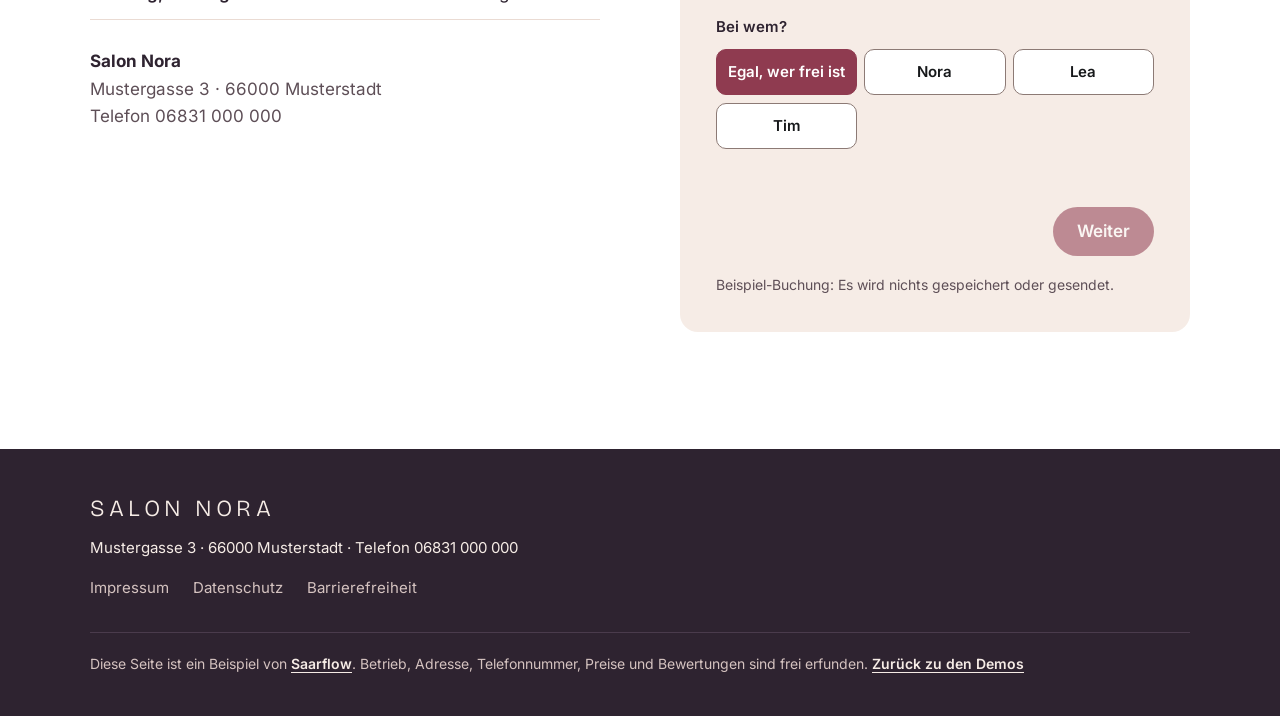
<file: demo-salon.html>
<!doctype html>
<html lang="de">
<head>
  <meta charset="utf-8">
  <meta name="viewport" content="width=device-width, initial-scale=1">
  <title>Salon Nora – Beispiel-Website von Saarflow</title>
  <meta name="description" content="Beispiel-Website von Saarflow für einen Friseursalon: Leistungen und Preise, Team, Öffnungszeiten und Online-Terminbuchung. Der Betrieb ist frei erfunden.">
  <meta name="robots" content="noindex">
  <meta name="theme-color" content="#F6ECE6">
  <link rel="preload" href="assets/fonts/inter-latin-wght-normal.woff2" as="font" type="font/woff2" crossorigin>
  <link rel="preload" href="assets/fonts/bricolage-grotesque-latin-wght-normal.woff2" as="font" type="font/woff2" crossorigin>
  <link rel="stylesheet" href="assets/css/demo-sites.css?v=26">
  <link rel="icon" href="favicon.ico" sizes="48x48">
  <link rel="icon" href="assets/img/favicon-96.png" type="image/png" sizes="96x96">
  <link rel="icon" href="assets/img/favicon-192.png" type="image/png" sizes="192x192">
  <link rel="icon" href="assets/favicon.svg" type="image/svg+xml">
  <link rel="apple-touch-icon" href="assets/img/apple-touch-icon.png">
  <script>document.documentElement.classList.add('js')</script>
</head>
<body class="t-salon" id="top">
  <a class="skip" href="#inhalt">Zum Inhalt springen</a>

  <!-- Hinweisleiste von Saarflow: gehört nicht zur Beispielseite -->
  <aside class="demo-bar" aria-label="Hinweis von Saarflow">
    <div class="demo-bar-in">
      <p><svg viewBox="0 0 32 32" aria-hidden="true"><path d="M3 22c6 0 6-12 13-12s7 12 13 12" fill="none" stroke="currentColor" stroke-width="3" stroke-linecap="round"/></svg><strong>Beispiel-Website von Saarflow</strong> <span>Betrieb frei erfunden</span></p>
      <p><a href="demos.html"><span aria-hidden="true">←</span> Alle Demos</a> <a class="demo-bar-cta" href="demos.html?beispiel=Friseursalon#kontakt"><span class="sm">Unverbindlich anfragen</span><span class="lg">So eine Website unverbindlich anfragen</span></a></p>
    </div>
  </aside>

  <header class="site-head">
    <div class="wrap">
      <a class="brand" href="#top">Salon Nora</a>
      <button class="nav-toggle" aria-expanded="false" aria-controls="nav"><span aria-hidden="true"></span><span class="vh">Menü</span></button>
      <nav id="nav" class="nav" aria-label="Hauptnavigation">
        <ul>
          <li><a href="#leistungen">Leistungen</a></li>
          <li><a href="#team">Team</a></li>
          <li><a href="#stimmen">Stimmen</a></li>
          <li><a href="#kontakt">Kontakt</a></li>
        </ul>
        <a class="btn btn--small" href="#termin">Termin buchen</a>
      </nav>
    </div>
  </header>

  <main id="inhalt">
    <section aria-labelledby="hero-title">
      <div class="wrap s-hero-grid">
        <div class="s-shape s-shape--l" aria-hidden="true"><svg viewBox="0 0 120 160" fill="none" stroke="currentColor" stroke-width="2" stroke-linecap="round"><circle cx="38" cy="128" r="16"/><circle cx="82" cy="128" r="16"/><path d="M45 113 86 22M75 113 34 22"/></svg></div>
        <div class="s-hero-copy">
          <p class="kicker">Damen · Herren · Kinder</p>
          <h1 id="hero-title">Zeit für einen neuen Schnitt.</h1>
          <p class="lead">Schneiden, Farbe und Styling in entspannter Atmosphäre. Termine buchen Sie online, wann es Ihnen passt – donnerstags sind wir auch abends da.</p>
          <p class="actions"><a class="btn" href="#termin">Termin online buchen</a></p>
        </div>
        <div class="s-shape s-shape--r" aria-hidden="true"><svg viewBox="0 0 120 120" fill="none" stroke="currentColor" stroke-width="2" stroke-linecap="round" stroke-linejoin="round"><path d="M18 34h84v22H18zM28 56v34M39 56v34M50 56v34M61 56v34M72 56v34M83 56v34M94 56v34"/></svg></div>
      </div>
    </section>

    <section id="leistungen" class="sec s-white" aria-labelledby="leistungen-title">
      <div class="wrap">
        <div class="sec-head s-center">
          <p class="kicker">Leistungen und Preise</p>
          <h2 id="leistungen-title">Was wir für Sie tun.</h2>
        </div>
        <div class="s-prices">
          <div>
            <h3>Damen</h3>
            <ul>
              <li><span>Waschen, Schneiden, Föhnen</span><span>ab 42&nbsp;€</span></li>
              <li><span>Schneiden</span><span>ab 28&nbsp;€</span></li>
              <li><span>Föhnen und Styling</span><span>ab 24&nbsp;€</span></li>
              <li><span>Hochsteckfrisur</span><span>ab 55&nbsp;€</span></li>
            </ul>
          </div>
          <div>
            <h3>Herren und Kinder</h3>
            <ul>
              <li><span>Herrenschnitt</span><span>ab 24&nbsp;€</span></li>
              <li><span>Maschinenschnitt</span><span>ab 15&nbsp;€</span></li>
              <li><span>Bartpflege</span><span>ab 12&nbsp;€</span></li>
              <li><span>Kinderschnitt bis 12 Jahre</span><span>ab 14&nbsp;€</span></li>
            </ul>
          </div>
          <div>
            <h3>Farbe</h3>
            <ul>
              <li><span>Ansatzfarbe</span><span>ab 39&nbsp;€</span></li>
              <li><span>Komplettfarbe</span><span>ab 52&nbsp;€</span></li>
              <li><span>Strähnen</span><span>ab 60&nbsp;€</span></li>
              <li><span>Tönung</span><span>ab 32&nbsp;€</span></li>
            </ul>
          </div>
        </div>
        <p class="s-note">Der genaue Preis richtet sich nach Haarlänge und Aufwand. Wir sagen ihn vor dem Start.</p>
      </div>
    </section>

    <section id="team" class="sec" aria-labelledby="team-title">
      <div class="wrap">
        <div class="sec-head s-center">
          <p class="kicker">Team</p>
          <h2 id="team-title">Wer Ihnen die Haare schneidet.</h2>
        </div>
        <ul class="s-team">
          <li><div class="s-avatar" aria-hidden="true">N</div><h3>Nora Klein</h3><p class="s-role">Inhaberin · Friseurmeisterin</p><p>Seit 2014 im eigenen Salon. Am liebsten: Schnitte, die auch ungeföhnt sitzen.</p></li>
          <li><div class="s-avatar" aria-hidden="true">L</div><h3>Lea Sommer</h3><p class="s-role">Friseurin · Farbe</p><p>Für Strähnen, Balayage und alles, was Geduld braucht.</p></li>
          <li><div class="s-avatar" aria-hidden="true">T</div><h3>Tim Weber</h3><p class="s-role">Friseur · Herren und Bart</p><p>Klassisch oder modern – und der Bart gleich mit.</p></li>
        </ul>
      </div>
    </section>

    <section id="stimmen" class="sec s-berry s-quote" aria-label="Kundenstimme">
      <div class="wrap">
        <blockquote>
          <p>„Endlich ein Salon, bei dem ich mich auf den Termin freue.“</p>
          <footer>Beispiel-Bewertung · Google</footer>
        </blockquote>
      </div>
    </section>

    <section id="kontakt" class="sec s-white" aria-labelledby="kontakt-title">
      <div class="wrap s-contact-grid">
        <div>
          <p class="kicker">Termin und Öffnungszeiten</p>
          <h2 id="kontakt-title">Wann dürfen wir Sie begrüßen?</h2>
          <dl class="hours">
            <div><dt>Dienstag – Freitag</dt><dd>09:00 – 18:00</dd></div>
            <div><dt>Donnerstag</dt><dd>bis 20:00</dd></div>
            <div><dt>Samstag</dt><dd>08:00 – 14:00</dd></div>
            <div><dt>Sonntag, Montag</dt><dd>geschlossen</dd></div>
          </dl>
          <address class="addr"><strong>Salon Nora</strong><br>Mustergasse 3 · 66000 Musterstadt<br>Telefon 06831 000 000</address>
        </div>
        <div id="termin" data-booking="{&quot;title&quot;:&quot;Termin online buchen&quot;,&quot;serviceLabel&quot;:&quot;Was dürfen wir für Sie tun?&quot;,&quot;staffLabel&quot;:&quot;Bei wem?&quot;,&quot;submit&quot;:&quot;Termin buchen&quot;,&quot;services&quot;:[{&quot;name&quot;:&quot;Waschen, Schneiden, Föhnen&quot;,&quot;info&quot;:&quot;60 Min. · ab 42 €&quot;},{&quot;name&quot;:&quot;Herrenschnitt&quot;,&quot;info&quot;:&quot;30 Min. · ab 24 €&quot;},{&quot;name&quot;:&quot;Farbe oder Strähnen&quot;,&quot;info&quot;:&quot;120 Min. · ab 39 €&quot;},{&quot;name&quot;:&quot;Kinderschnitt&quot;,&quot;info&quot;:&quot;30 Min. · ab 14 €&quot;}],&quot;staff&quot;:[&quot;Egal, wer frei ist&quot;,&quot;Nora&quot;,&quot;Lea&quot;,&quot;Tim&quot;],&quot;open&quot;:{&quot;2&quot;:[&quot;09:00&quot;,&quot;17:30&quot;],&quot;3&quot;:[&quot;09:00&quot;,&quot;17:30&quot;],&quot;4&quot;:[&quot;09:00&quot;,&quot;19:30&quot;],&quot;5&quot;:[&quot;09:00&quot;,&quot;17:30&quot;],&quot;6&quot;:[&quot;08:00&quot;,&quot;13:30&quot;]},&quot;step&quot;:30,&quot;fields&quot;:[{&quot;id&quot;:&quot;name&quot;,&quot;label&quot;:&quot;Name&quot;,&quot;autocomplete&quot;:&quot;name&quot;},{&quot;id&quot;:&quot;tel&quot;,&quot;label&quot;:&quot;Telefon&quot;,&quot;type&quot;:&quot;tel&quot;,&quot;autocomplete&quot;:&quot;tel&quot;},{&quot;id&quot;:&quot;mail&quot;,&quot;label&quot;:&quot;E-Mail für die Bestätigung (optional)&quot;,&quot;type&quot;:&quot;email&quot;,&quot;autocomplete&quot;:&quot;email&quot;,&quot;optional&quot;:true}]}">
        <div class="card-form book book-pre" inert><h3 class="book-title">Termin online buchen</h3><ol class="book-steps"><li class="is-current">Leistung</li><li>Termin</li><li>Daten</li></ol><div class="book-panel"><fieldset><legend>Was dürfen wir für Sie tun?</legend><div class="book-list"><label class="book-opt"><input type="radio" name="s-pre-s"><span><b>Waschen, Schneiden, Föhnen</b><small>60 Min. · ab 42 €</small></span></label><label class="book-opt"><input type="radio" name="s-pre-s"><span><b>Herrenschnitt</b><small>30 Min. · ab 24 €</small></span></label><label class="book-opt"><input type="radio" name="s-pre-s"><span><b>Farbe oder Strähnen</b><small>120 Min. · ab 39 €</small></span></label><label class="book-opt"><input type="radio" name="s-pre-s"><span><b>Kinderschnitt</b><small>30 Min. · ab 14 €</small></span></label></div></fieldset><fieldset><legend>Bei wem?</legend><div class="book-chips book-chips--wide"><label class="book-opt"><input type="radio" name="s-pre-w" checked><span><b>Egal, wer frei ist</b></span></label><label class="book-opt"><input type="radio" name="s-pre-w"><span><b>Nora</b></span></label><label class="book-opt"><input type="radio" name="s-pre-w"><span><b>Lea</b></span></label><label class="book-opt"><input type="radio" name="s-pre-w"><span><b>Tim</b></span></label></div></fieldset></div><p class="book-summary"></p><div class="book-actions"><button type="button" class="btn" aria-disabled="true">Weiter</button></div><p class="form-note">Beispiel-Buchung: Es wird nichts gespeichert oder gesendet.</p></div>
        <form class="card-form" data-demo-form novalidate aria-labelledby="form-title">
          <h3 id="form-title">Termin anfragen</h3>
          <div class="f"><label for="s-name">Name</label><input id="s-name" type="text" autocomplete="name"></div>
          <div class="f"><label for="s-tel">Telefon</label><input id="s-tel" type="tel" autocomplete="tel"></div>
          <div class="f"><label for="s-was">Wunschleistung</label><select id="s-was"><option>Waschen, Schneiden, Föhnen</option><option>Herrenschnitt</option><option>Farbe oder Strähnen</option><option>Hochsteckfrisur</option><option>Etwas anderes</option></select></div>
          <div class="f"><label for="s-wann">Wunschtermin</label><input id="s-wann" type="text" placeholder="z. B. Donnerstag ab 17 Uhr"></div>
          <button class="btn" type="submit">Termin anfragen</button>
          <p class="form-note" role="status">Wir rufen zurück und bestätigen Ihren Termin.</p>
        </form>
        </div>
      </div>
    </section>
  </main>

  <footer class="site-foot">
    <div class="wrap">
      <p class="brand">Salon Nora</p>
      <p>Mustergasse 3 · 66000 Musterstadt · Telefon 06831 000 000</p>
      <p class="foot-links"><span>Impressum</span><span>Datenschutz</span><span>Barrierefreiheit</span></p>
      <p class="foot-demo">Diese Seite ist ein Beispiel von <a href="./">Saarflow</a>. Betrieb, Adresse, Telefonnummer, Preise und Bewertungen sind frei erfunden. <a href="demos.html">Zurück zu den Demos</a></p>
    </div>
  </footer>

  <script src="assets/js/demo.js?v=26" defer></script>
</body>
</html>
</file>
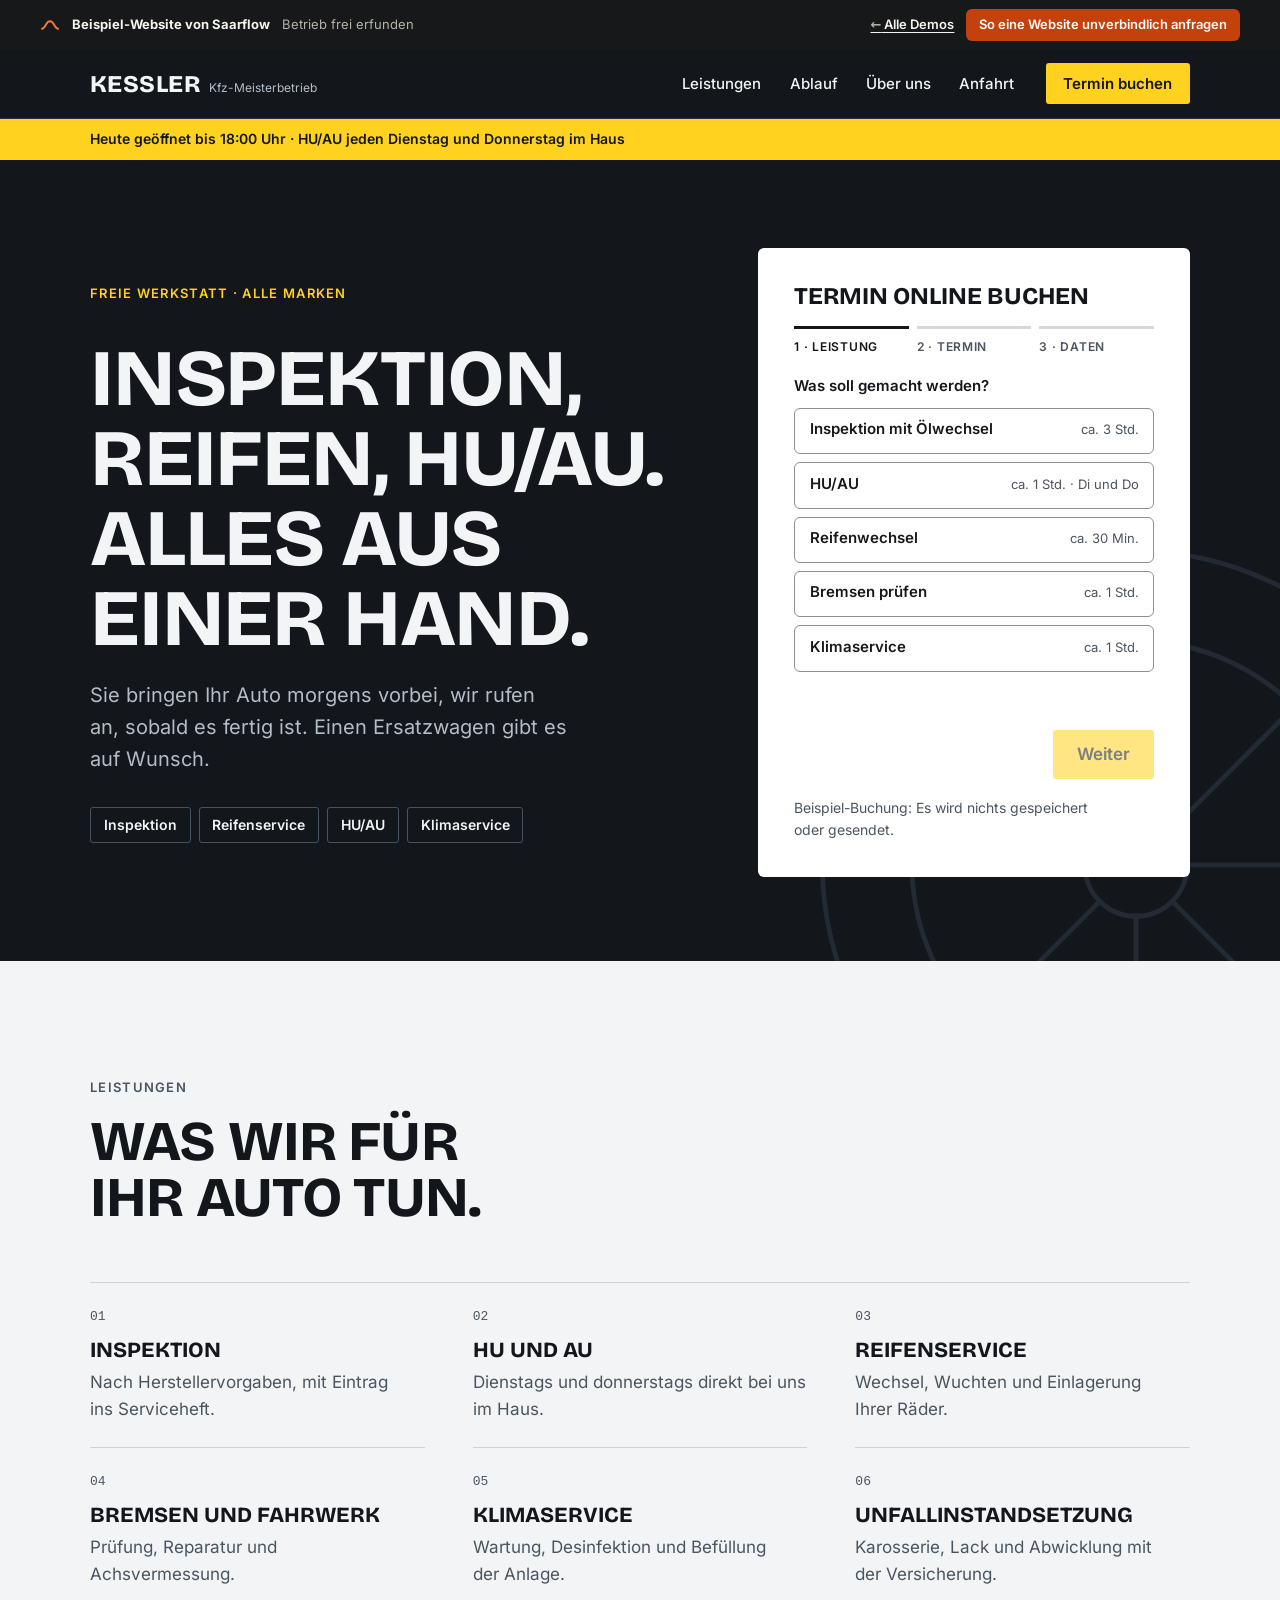
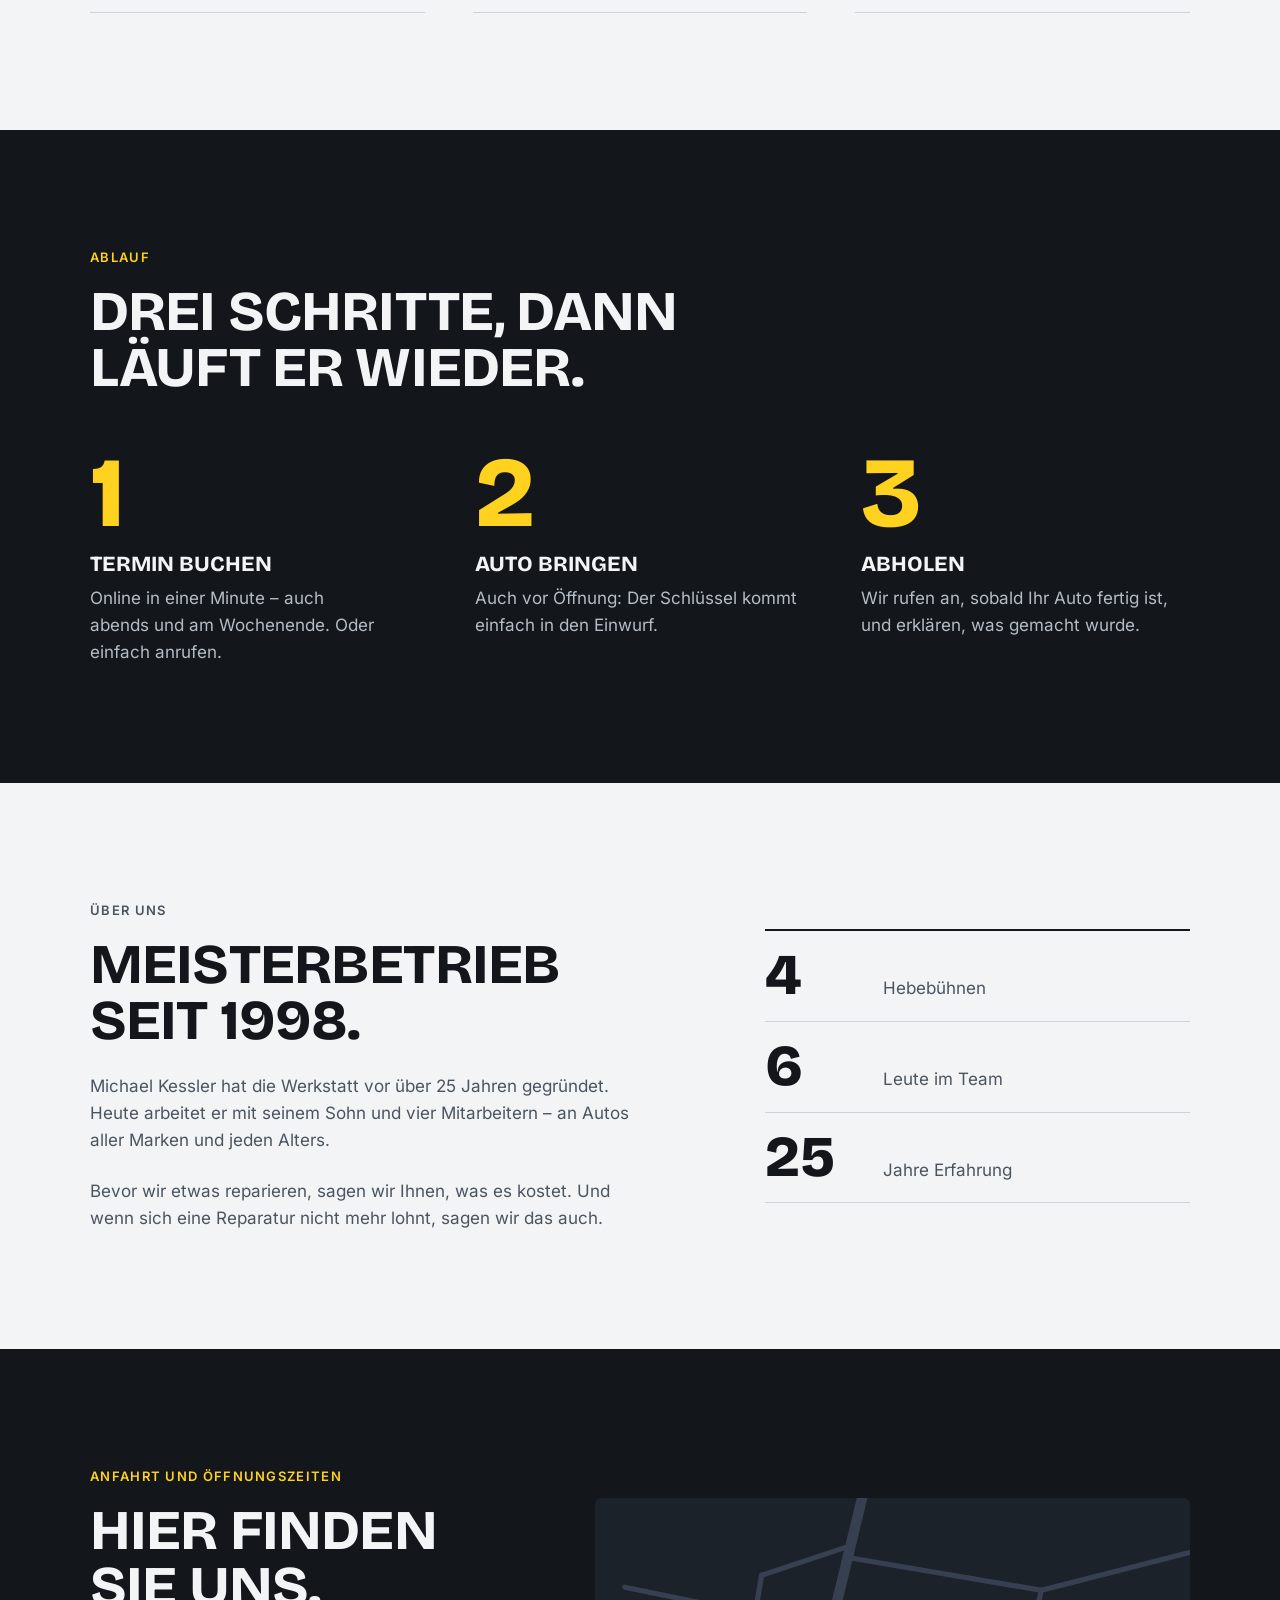
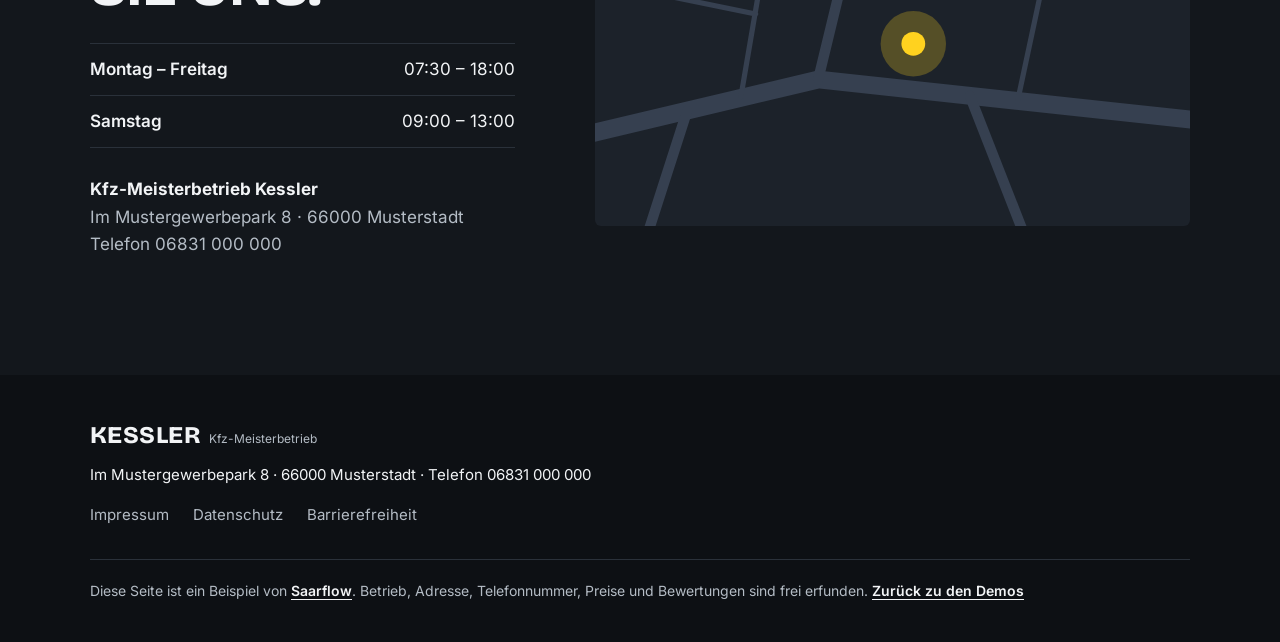
<file: demo-werkstatt.html>
<!doctype html>
<html lang="de">
<head>
  <meta charset="utf-8">
  <meta name="viewport" content="width=device-width, initial-scale=1">
  <title>Kfz-Meisterbetrieb Kessler – Beispiel-Website von Saarflow</title>
  <meta name="description" content="Beispiel-Website von Saarflow für eine Kfz-Werkstatt: Online-Terminbuchung, Leistungen, Ablauf und Anfahrt. Der Betrieb ist frei erfunden.">
  <meta name="robots" content="noindex">
  <meta name="theme-color" content="#13171C">
  <link rel="preload" href="assets/fonts/inter-latin-wght-normal.woff2" as="font" type="font/woff2" crossorigin>
  <link rel="preload" href="assets/fonts/bricolage-grotesque-latin-wght-normal.woff2" as="font" type="font/woff2" crossorigin>
  <link rel="stylesheet" href="assets/css/demo-sites.css?v=26">
  <link rel="icon" href="favicon.ico" sizes="48x48">
  <link rel="icon" href="assets/img/favicon-96.png" type="image/png" sizes="96x96">
  <link rel="icon" href="assets/img/favicon-192.png" type="image/png" sizes="192x192">
  <link rel="icon" href="assets/favicon.svg" type="image/svg+xml">
  <link rel="apple-touch-icon" href="assets/img/apple-touch-icon.png">
  <script>document.documentElement.classList.add('js')</script>
</head>
<body class="t-kfz" id="top">
  <a class="skip" href="#inhalt">Zum Inhalt springen</a>

  <!-- Hinweisleiste von Saarflow: gehört nicht zur Beispielseite -->
  <aside class="demo-bar" aria-label="Hinweis von Saarflow">
    <div class="demo-bar-in">
      <p><svg viewBox="0 0 32 32" aria-hidden="true"><path d="M3 22c6 0 6-12 13-12s7 12 13 12" fill="none" stroke="currentColor" stroke-width="3" stroke-linecap="round"/></svg><strong>Beispiel-Website von Saarflow</strong> <span>Betrieb frei erfunden</span></p>
      <p><a href="demos.html"><span aria-hidden="true">←</span> Alle Demos</a> <a class="demo-bar-cta" href="demos.html?beispiel=Kfz-Werkstatt#kontakt"><span class="sm">Unverbindlich anfragen</span><span class="lg">So eine Website unverbindlich anfragen</span></a></p>
    </div>
  </aside>

  <header class="site-head">
    <div class="wrap">
      <a class="brand" href="#top">Kessler <small>Kfz-Meisterbetrieb</small></a>
      <button class="nav-toggle" aria-expanded="false" aria-controls="nav"><span aria-hidden="true"></span><span class="vh">Menü</span></button>
      <nav id="nav" class="nav" aria-label="Hauptnavigation">
        <ul>
          <li><a href="#leistungen">Leistungen</a></li>
          <li><a href="#ablauf">Ablauf</a></li>
          <li><a href="#ueber-uns">Über uns</a></li>
          <li><a href="#anfahrt">Anfahrt</a></li>
        </ul>
        <a class="btn btn--small" href="#termin">Termin buchen</a>
      </nav>
    </div>
  </header>

  <main id="inhalt">
    <div class="k-notice"><p class="wrap">Heute geöffnet bis 18:00 Uhr · HU/AU jeden Dienstag und Donnerstag im Haus</p></div>

    <section class="k-hero" aria-labelledby="hero-title">
      <svg class="k-wheel" viewBox="0 0 200 200" fill="none" stroke="currentColor" stroke-width="1.5" aria-hidden="true"><circle cx="100" cy="100" r="98"/><circle cx="100" cy="100" r="70"/><circle cx="100" cy="100" r="16"/><path d="M100 30v54M100 116v54M30 100h54M116 100h54M50.5 50.5l38.2 38.2M111.3 111.3l38.2 38.2M149.5 50.5l-38.2 38.2M88.7 111.3l-38.2 38.2"/></svg>
      <div class="wrap k-hero-grid">
        <div class="k-hero-copy">
          <p class="kicker">Freie Werkstatt · alle Marken</p>
          <h1 id="hero-title">Inspektion, Reifen, HU/AU. Alles aus einer Hand.</h1>
          <p class="lead">Sie bringen Ihr Auto morgens vorbei, wir rufen an, sobald es fertig ist. Einen Ersatzwagen gibt es auf Wunsch.</p>
          <ul class="k-tags" aria-label="Häufige Leistungen"><li>Inspektion</li><li>Reifenservice</li><li>HU/AU</li><li>Klimaservice</li></ul>
        </div>
        <div id="termin" data-booking="{&quot;title&quot;:&quot;Termin online buchen&quot;,&quot;serviceLabel&quot;:&quot;Was soll gemacht werden?&quot;,&quot;submit&quot;:&quot;Termin buchen&quot;,&quot;services&quot;:[{&quot;name&quot;:&quot;Inspektion mit Ölwechsel&quot;,&quot;info&quot;:&quot;ca. 3 Std.&quot;},{&quot;name&quot;:&quot;HU/AU&quot;,&quot;info&quot;:&quot;ca. 1 Std. · Di und Do&quot;},{&quot;name&quot;:&quot;Reifenwechsel&quot;,&quot;info&quot;:&quot;ca. 30 Min.&quot;},{&quot;name&quot;:&quot;Bremsen prüfen&quot;,&quot;info&quot;:&quot;ca. 1 Std.&quot;},{&quot;name&quot;:&quot;Klimaservice&quot;,&quot;info&quot;:&quot;ca. 1 Std.&quot;}],&quot;open&quot;:{&quot;1&quot;:[&quot;07:30&quot;,&quot;15:30&quot;],&quot;2&quot;:[&quot;07:30&quot;,&quot;15:30&quot;],&quot;3&quot;:[&quot;07:30&quot;,&quot;15:30&quot;],&quot;4&quot;:[&quot;07:30&quot;,&quot;15:30&quot;],&quot;5&quot;:[&quot;07:30&quot;,&quot;15:30&quot;]},&quot;step&quot;:60,&quot;fields&quot;:[{&quot;id&quot;:&quot;name&quot;,&quot;label&quot;:&quot;Name&quot;,&quot;autocomplete&quot;:&quot;name&quot;},{&quot;id&quot;:&quot;auto&quot;,&quot;label&quot;:&quot;Fahrzeug&quot;,&quot;placeholder&quot;:&quot;z. B. Kleinwagen, Baujahr 2018&quot;},{&quot;id&quot;:&quot;tel&quot;,&quot;label&quot;:&quot;Telefon&quot;,&quot;type&quot;:&quot;tel&quot;,&quot;autocomplete&quot;:&quot;tel&quot;}],&quot;heading&quot;:&quot;h2&quot;}">
        <div class="card-form book book-pre" inert><h2 class="book-title">Termin online buchen</h2><ol class="book-steps"><li class="is-current">Leistung</li><li>Termin</li><li>Daten</li></ol><div class="book-panel"><fieldset><legend>Was soll gemacht werden?</legend><div class="book-list"><label class="book-opt"><input type="radio" name="k-pre-s"><span><b>Inspektion mit Ölwechsel</b><small>ca. 3 Std.</small></span></label><label class="book-opt"><input type="radio" name="k-pre-s"><span><b>HU/AU</b><small>ca. 1 Std. · Di und Do</small></span></label><label class="book-opt"><input type="radio" name="k-pre-s"><span><b>Reifenwechsel</b><small>ca. 30 Min.</small></span></label><label class="book-opt"><input type="radio" name="k-pre-s"><span><b>Bremsen prüfen</b><small>ca. 1 Std.</small></span></label><label class="book-opt"><input type="radio" name="k-pre-s"><span><b>Klimaservice</b><small>ca. 1 Std.</small></span></label></div></fieldset></div><p class="book-summary"></p><div class="book-actions"><button type="button" class="btn" aria-disabled="true">Weiter</button></div><p class="form-note">Beispiel-Buchung: Es wird nichts gespeichert oder gesendet.</p></div>
        <form class="card-form" data-demo-form novalidate aria-labelledby="termin-title">
          <h2 id="termin-title">Termin anfragen</h2>
          <div class="f"><label for="k-auto">Fahrzeug</label><input id="k-auto" type="text" placeholder="z. B. Kleinwagen, Baujahr 2018"></div>
          <div class="f"><label for="k-was">Anliegen</label><select id="k-was"><option>Inspektion mit Ölwechsel</option><option>HU/AU</option><option>Reifenwechsel</option><option>Bremsen</option><option>Klimaservice</option><option>Etwas anderes</option></select></div>
          <div class="f-row">
            <div class="f"><label for="k-tag">Wunschtermin</label><input id="k-tag" type="text" placeholder="z. B. Dienstag"></div>
            <div class="f"><label for="k-tel">Telefon</label><input id="k-tel" type="tel" autocomplete="tel"></div>
          </div>
          <button class="btn" type="submit">Anfrage senden</button>
          <p class="form-note" role="status">Wir melden uns am selben Werktag.</p>
        </form>
        </div>
      </div>
    </section>

    <section id="leistungen" class="sec k-light" aria-labelledby="leistungen-title">
      <div class="wrap">
        <div class="sec-head">
          <p class="kicker">Leistungen</p>
          <h2 id="leistungen-title">Was wir für Ihr Auto tun.</h2>
        </div>
        <ul class="k-services">
          <li><h3>Inspektion</h3><p>Nach Herstellervorgaben, mit Eintrag ins Serviceheft.</p></li>
          <li><h3>HU und AU</h3><p>Dienstags und donnerstags direkt bei uns im Haus.</p></li>
          <li><h3>Reifenservice</h3><p>Wechsel, Wuchten und Einlagerung Ihrer Räder.</p></li>
          <li><h3>Bremsen und Fahrwerk</h3><p>Prüfung, Reparatur und Achsvermessung.</p></li>
          <li><h3>Klimaservice</h3><p>Wartung, Desinfektion und Befüllung der Anlage.</p></li>
          <li><h3>Unfallinstandsetzung</h3><p>Karosserie, Lack und Abwicklung mit der Versicherung.</p></li>
        </ul>
      </div>
    </section>

    <section id="ablauf" class="sec" aria-labelledby="ablauf-title">
      <div class="wrap">
        <div class="sec-head">
          <p class="kicker">Ablauf</p>
          <h2 id="ablauf-title">Drei Schritte, dann läuft er wieder.</h2>
        </div>
        <ol class="k-steps">
          <li><h3>Termin buchen</h3><p>Online in einer Minute – auch abends und am Wochenende. Oder einfach anrufen.</p></li>
          <li><h3>Auto bringen</h3><p>Auch vor Öffnung: Der Schlüssel kommt einfach in den Einwurf.</p></li>
          <li><h3>Abholen</h3><p>Wir rufen an, sobald Ihr Auto fertig ist, und erklären, was gemacht wurde.</p></li>
        </ol>
      </div>
    </section>

    <section id="ueber-uns" class="sec k-light" aria-labelledby="ueber-title">
      <div class="wrap k-about-grid">
        <div>
          <p class="kicker">Über uns</p>
          <h2 id="ueber-title">Meisterbetrieb seit 1998.</h2>
          <p>Michael Kessler hat die Werkstatt vor über 25 Jahren gegründet. Heute arbeitet er mit seinem Sohn und vier Mitarbeitern – an Autos aller Marken und jeden Alters.</p>
          <p>Bevor wir etwas reparieren, sagen wir Ihnen, was es kostet. Und wenn sich eine Reparatur nicht mehr lohnt, sagen wir das auch.</p>
        </div>
        <ul class="k-stats">
          <li><b>4</b> Hebebühnen</li>
          <li><b>6</b> Leute im Team</li>
          <li><b>25</b> Jahre Erfahrung</li>
        </ul>
      </div>
    </section>

    <section id="anfahrt" class="sec" aria-labelledby="anfahrt-title">
      <div class="wrap k-visit-grid">
        <div>
          <p class="kicker">Anfahrt und Öffnungszeiten</p>
          <h2 id="anfahrt-title">Hier finden Sie uns.</h2>
          <dl class="hours">
            <div><dt>Montag – Freitag</dt><dd>07:30 – 18:00</dd></div>
            <div><dt>Samstag</dt><dd>09:00 – 13:00</dd></div>
          </dl>
          <address class="addr"><strong>Kfz-Meisterbetrieb Kessler</strong><br>Im Mustergewerbepark 8 · 66000 Musterstadt<br>Telefon 06831 000 000</address>
        </div>
        <svg class="map" viewBox="0 0 400 220" aria-hidden="true"><g fill="none" stroke="currentColor" stroke-linecap="round"><path stroke-width="12" d="M-10 160 150 122 410 150"/><path stroke-width="7" d="M150 122 182 -10M252 133 290 230M62 143 34 230"/><path stroke-width="3.5" d="M170 40 300 62 410 34M300 62 284 137M98 134 112 52 172 32M20 60 108 78"/></g><circle class="pin-ring" cx="214" cy="98" r="22"/><circle class="pin" cx="214" cy="98" r="8"/></svg>
      </div>
    </section>
  </main>

  <footer class="site-foot">
    <div class="wrap">
      <p class="brand">Kessler <small>Kfz-Meisterbetrieb</small></p>
      <p>Im Mustergewerbepark 8 · 66000 Musterstadt · Telefon 06831 000 000</p>
      <p class="foot-links"><span>Impressum</span><span>Datenschutz</span><span>Barrierefreiheit</span></p>
      <p class="foot-demo">Diese Seite ist ein Beispiel von <a href="./">Saarflow</a>. Betrieb, Adresse, Telefonnummer, Preise und Bewertungen sind frei erfunden. <a href="demos.html">Zurück zu den Demos</a></p>
    </div>
  </footer>

  <script src="assets/js/demo.js?v=26" defer></script>
</body>
</html>
</file>
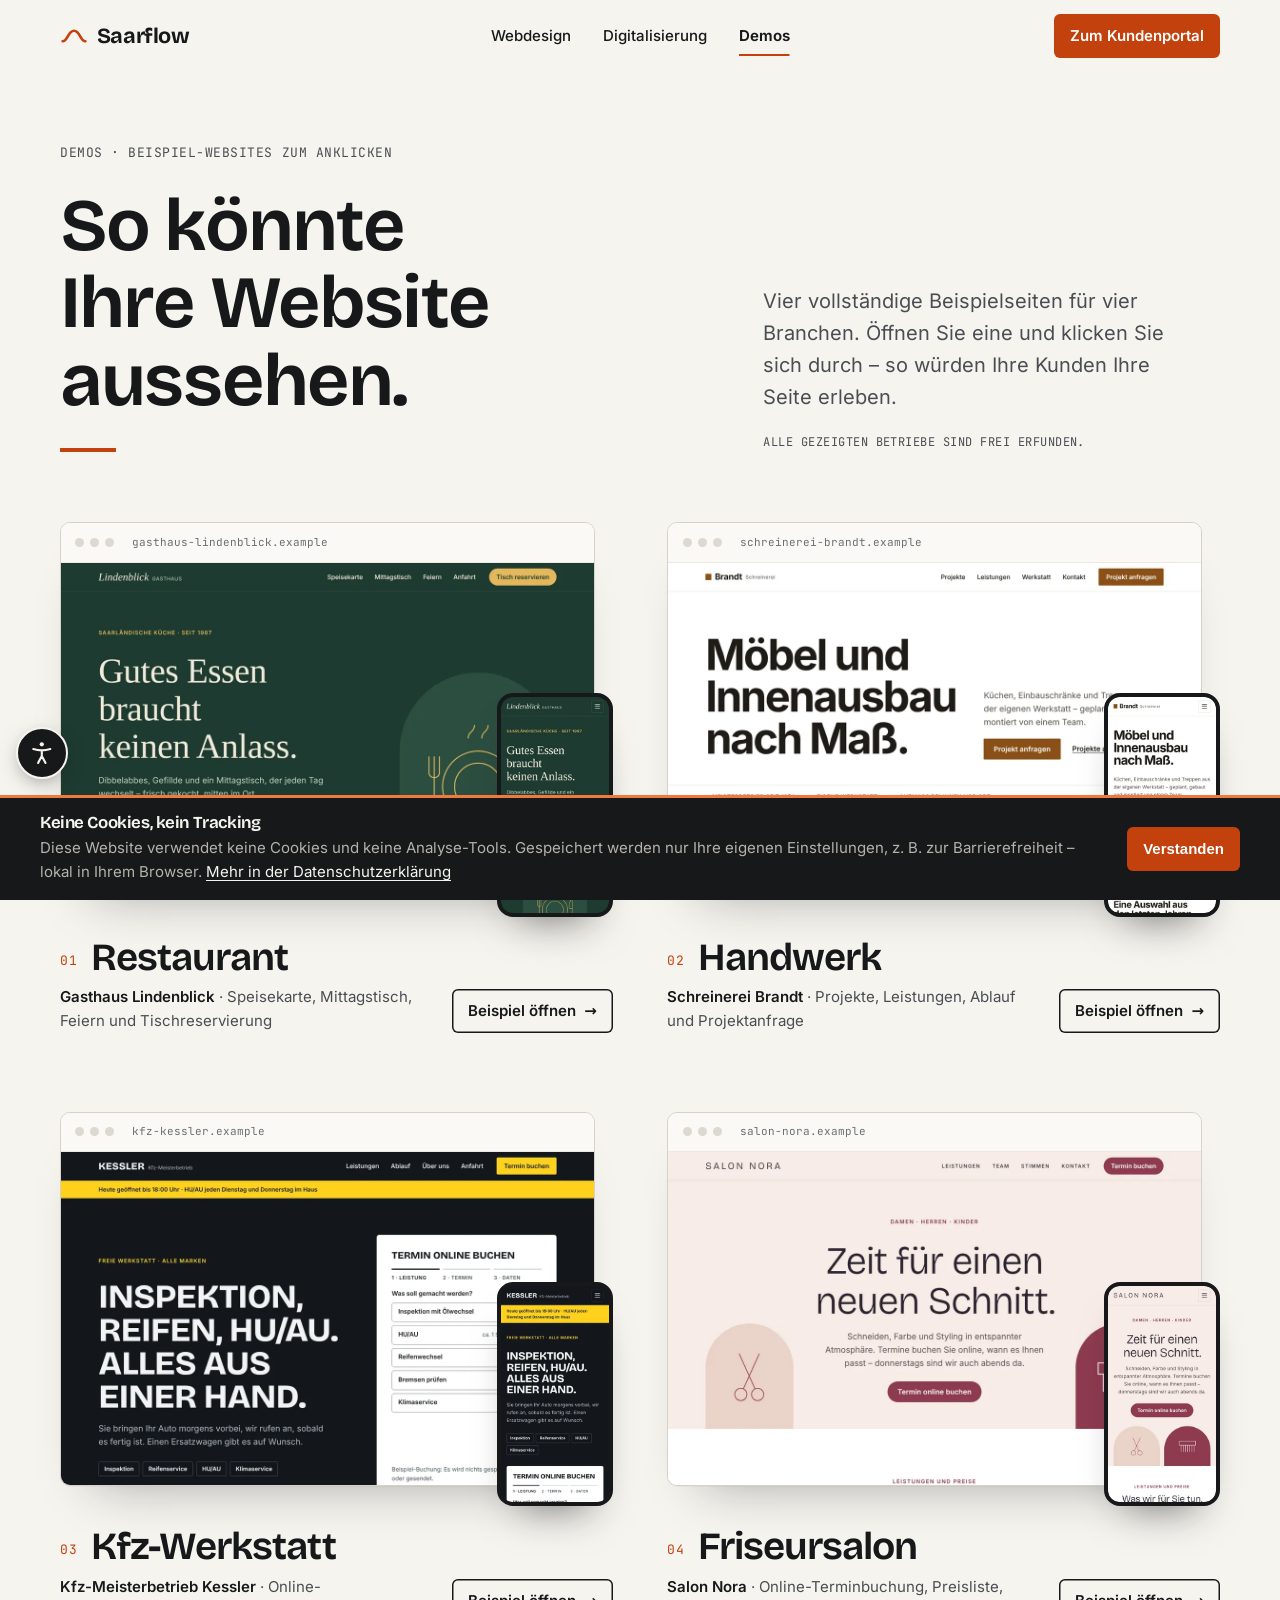
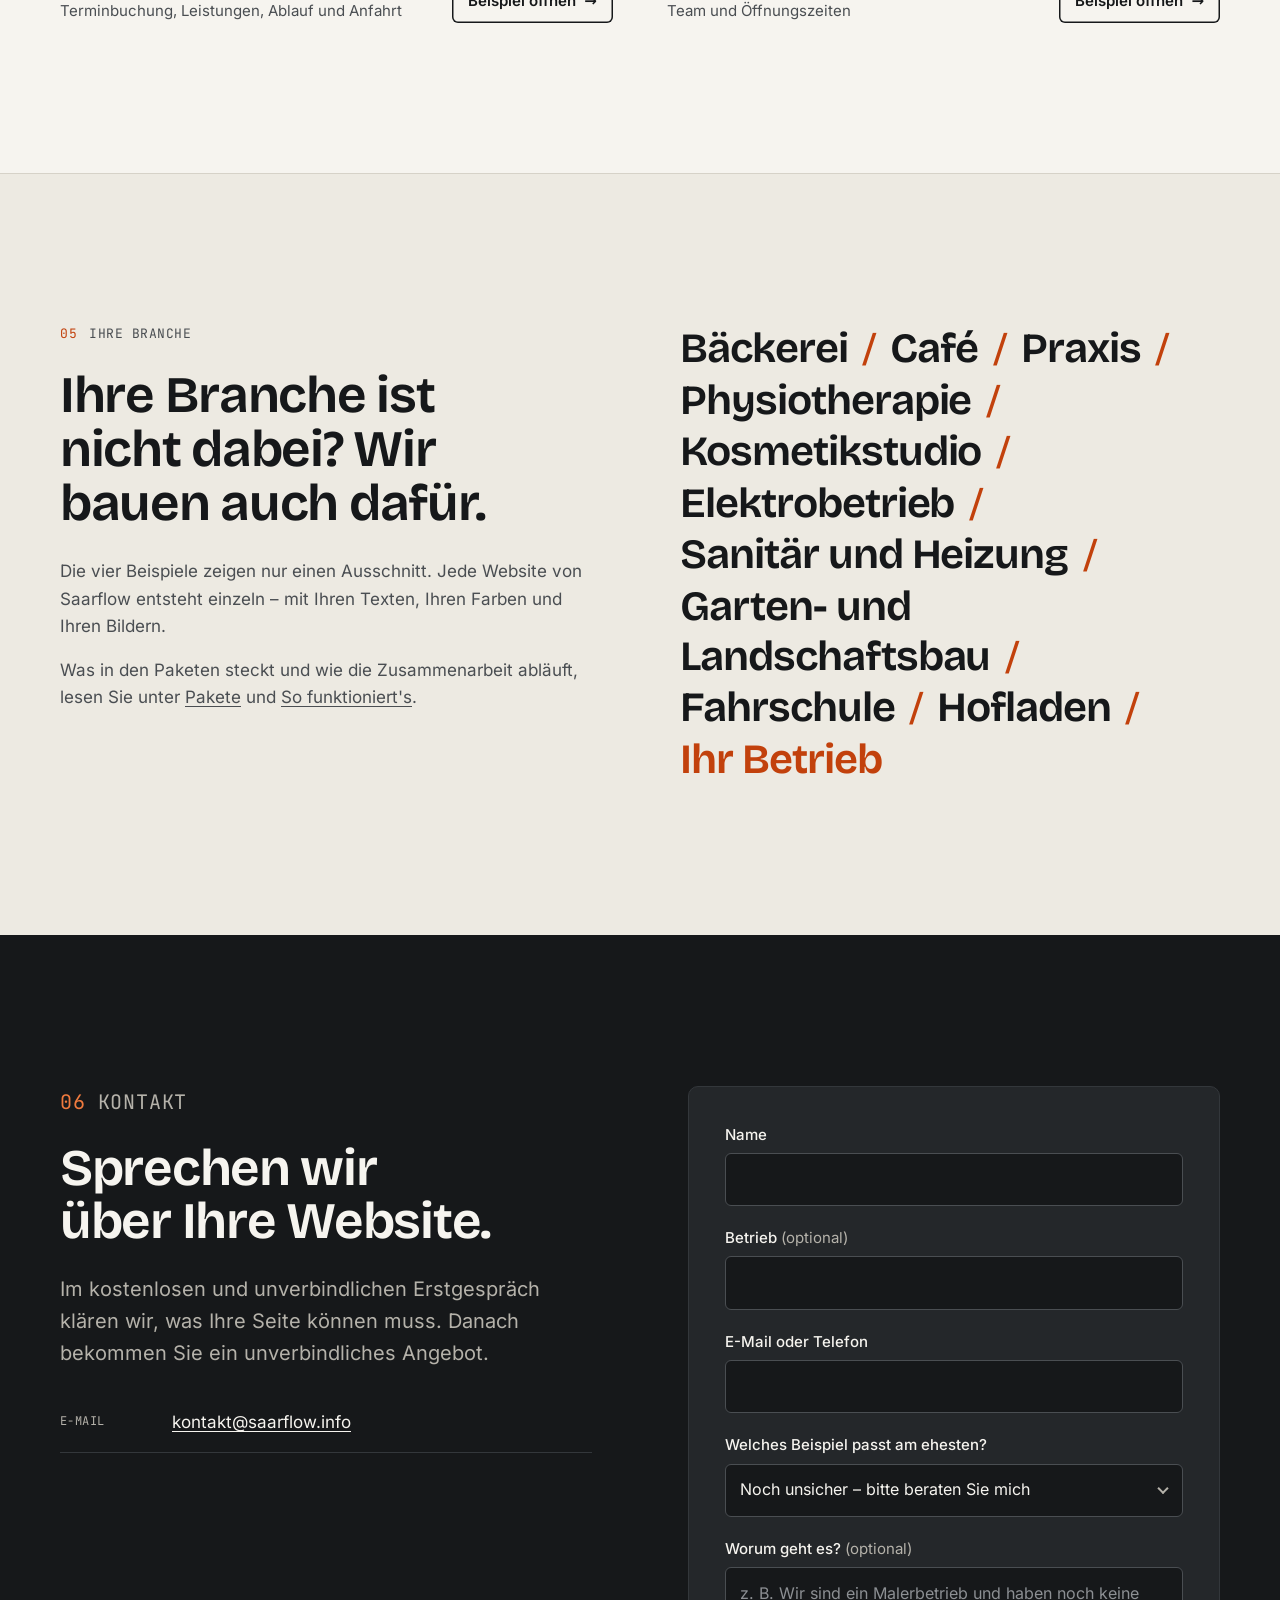
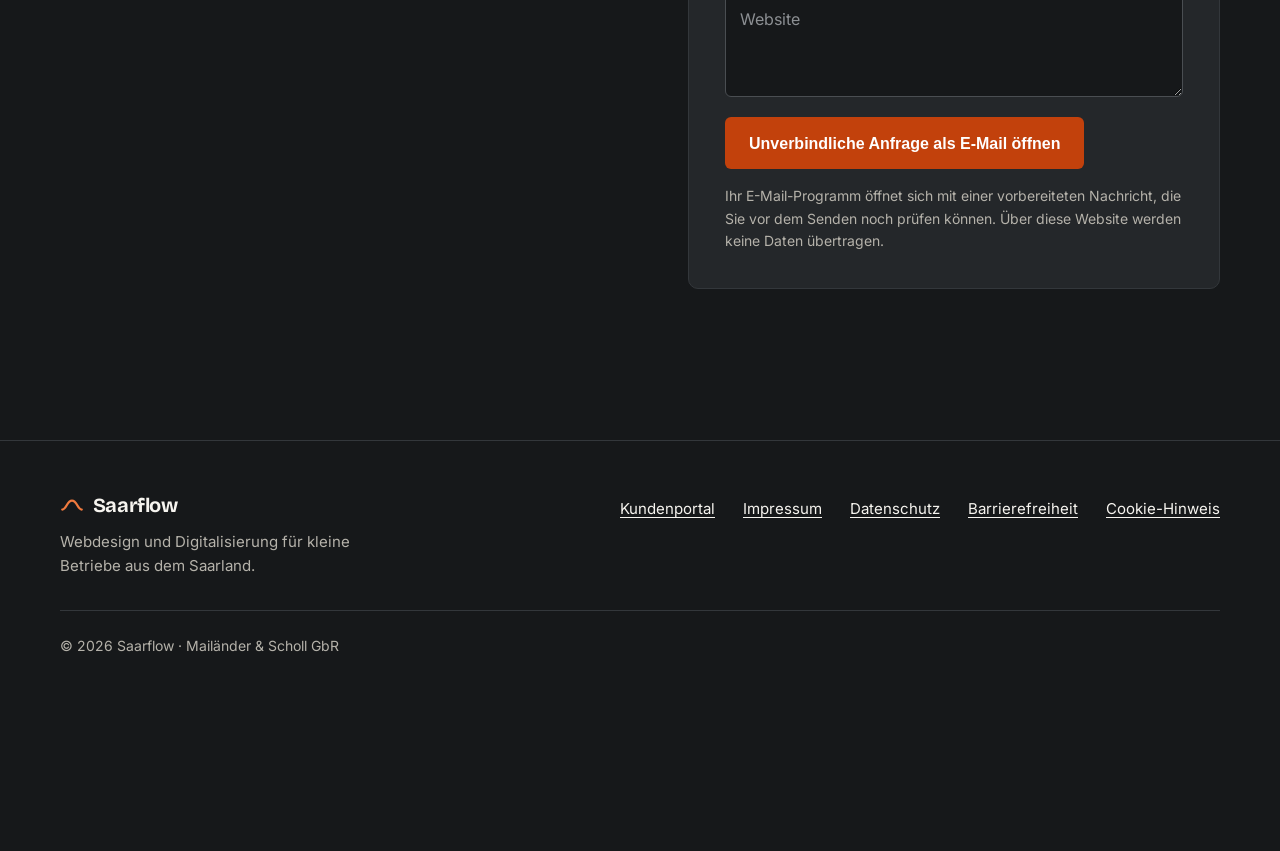
<file: demos.html>
<!doctype html>
<html lang="de">
<head>
  <meta charset="utf-8">
  <meta name="viewport" content="width=device-width, initial-scale=1">
  <title>Demos: Beispiel-Websites für Handwerk, Gastro &amp; Co. – Saarflow</title>
  <meta name="description" content="Vier Beispiel-Websites von Saarflow zum Anklicken: Restaurant, Schreinerei, Kfz-Werkstatt und Friseursalon. So könnte die Website Ihres Betriebs aussehen.">
  <link rel="canonical" href="https://saarflow.info/demos.html">
  <meta property="og:type" content="website">
  <meta property="og:site_name" content="Saarflow">
  <meta property="og:locale" content="de_DE">
  <meta property="og:url" content="https://saarflow.info/demos.html">
  <meta property="og:title" content="Demos: Beispiel-Websites für Handwerk, Gastro &amp; Co. – Saarflow">
  <meta property="og:description" content="Vier Beispiel-Websites von Saarflow zum Anklicken: Restaurant, Schreinerei, Kfz-Werkstatt und Friseursalon. So könnte die Website Ihres Betriebs aussehen.">
  <meta property="og:image" content="https://saarflow.info/assets/img/og-saarflow.png">
  <meta property="og:image:width" content="1200">
  <meta property="og:image:height" content="630">
  <meta property="og:image:alt" content="Saarflow – Webdesign und Digitalisierung für kleine Betriebe aus dem Saarland">
  <meta name="twitter:card" content="summary_large_image">
  <meta name="theme-color" content="#F6F4EF">
  <link rel="preload" href="assets/fonts/bricolage-grotesque-latin-wght-normal.woff2" as="font" type="font/woff2" crossorigin>
  <link rel="preload" href="assets/fonts/inter-latin-wght-normal.woff2" as="font" type="font/woff2" crossorigin>
  <link rel="stylesheet" href="assets/css/style.css?v=26">
  <link rel="stylesheet" href="assets/css/demos.css?v=26">
  <link rel="icon" href="favicon.ico" sizes="48x48">
  <link rel="icon" href="assets/img/favicon-96.png" type="image/png" sizes="96x96">
  <link rel="icon" href="assets/img/favicon-192.png" type="image/png" sizes="192x192">
  <link rel="icon" href="assets/favicon.svg" type="image/svg+xml">
  <link rel="apple-touch-icon" href="assets/img/apple-touch-icon.png">
  <script type="application/ld+json">{"@context":"https://schema.org","@graph":[{"@type":"BreadcrumbList","itemListElement":[{"@type":"ListItem","position":1,"name":"Saarflow","item":"https://saarflow.info/"},{"@type":"ListItem","position":2,"name":"Demos","item":"https://saarflow.info/demos.html"}]}]}</script>
  <script>(function(d){d.classList.add('js');try{var a=JSON.parse(localStorage.getItem('sf-a11y')||'{}');if(a.font)d.classList.add('a11y-font-'+a.font);for(var k in a){if(k!=='font'&&a[k])d.classList.add('a11y-'+k)}}catch(e){}})(document.documentElement)</script>
</head>
<body>
  <a class="skip-link" href="#inhalt">Zum Inhalt springen</a>

  <header class="site-header">
    <div class="container header-inner">
      <a class="logo" href="./" aria-label="Saarflow – Startseite">
        <svg class="logo-mark" viewBox="0 0 32 32" aria-hidden="true"><path d="M3 22c6 0 6-12 13-12s7 12 13 12" fill="none" stroke="currentColor" stroke-width="3" stroke-linecap="round"/></svg>
        <span>Saarflow</span>
      </a>
      <button class="nav-toggle" aria-expanded="false" aria-controls="hauptnavigation">
        <span class="nav-toggle-bars" aria-hidden="true"></span>
        <span class="visually-hidden">Menü</span>
      </button>
      <nav id="hauptnavigation" class="main-nav" aria-label="Hauptnavigation">
        <ul class="nav-switch">
          <li><a href="./">Webdesign</a></li>
          <li><a href="digitalisierung.html">Digitalisierung</a></li>
          <li><a href="demos.html" aria-current="page">Demos</a></li>
        </ul>
        <a class="btn btn-small btn-portal nav-portal" href="https://saarflow-kundenportal.vercel.app/login">Zum Kundenportal</a>
      </nav>
    </div>
  </header>

  <main id="inhalt">

    <!-- HERO + GALERIE -->
    <section class="hero demos-hero" aria-labelledby="hero-title">
      <div class="container">
        <div class="demos-intro">
          <div>
            <p class="eyebrow">Demos · Beispiel-Websites zum Anklicken</p>
            <h1 id="hero-title">So könnte Ihre Website aussehen.</h1>
          </div>
          <div>
            <p class="lead">Vier vollständige Beispielseiten für vier Branchen. Öffnen Sie eine und klicken Sie sich durch – so würden Ihre Kunden Ihre Seite erleben.</p>
            <p class="demos-note">Alle gezeigten Betriebe sind frei erfunden.</p>
          </div>
        </div>

        <ul class="demo-grid">
          <li class="demo-card reveal">
            <div class="demo-shot" aria-hidden="true">
              <div class="demo-browser">
                <div class="mock-bar"><span></span><span></span><span></span><em>gasthaus-lindenblick.example</em></div>
                <img src="assets/img/demos/restaurant-desktop.webp?v=26" width="1120" height="700" alt="" fetchpriority="high">
              </div>
              <div class="demo-phone"><img src="assets/img/demos/restaurant-handy.webp?v=26" width="300" height="600" alt="" loading="lazy"></div>
            </div>
            <div class="demo-card-body">
              <div>
                <h2><span class="num" aria-hidden="true">01</span><a href="demo-restaurant.html">Restaurant<span class="visually-hidden"> – Beispiel-Website öffnen</span></a></h2>
                <p><strong>Gasthaus Lindenblick</strong> · Speisekarte, Mittagstisch, Feiern und Tischreservierung</p>
              </div>
              <span class="btn btn-outline btn-small demo-open" aria-hidden="true">Beispiel öffnen <span>→</span></span>
            </div>
          </li>
          <li class="demo-card reveal">
            <div class="demo-shot" aria-hidden="true">
              <div class="demo-browser">
                <div class="mock-bar"><span></span><span></span><span></span><em>schreinerei-brandt.example</em></div>
                <img src="assets/img/demos/handwerk-desktop.webp?v=26" width="1120" height="700" alt="">
              </div>
              <div class="demo-phone"><img src="assets/img/demos/handwerk-handy.webp?v=26" width="300" height="600" alt="" loading="lazy"></div>
            </div>
            <div class="demo-card-body">
              <div>
                <h2><span class="num" aria-hidden="true">02</span><a href="demo-handwerk.html">Handwerk<span class="visually-hidden"> – Beispiel-Website öffnen</span></a></h2>
                <p><strong>Schreinerei Brandt</strong> · Projekte, Leistungen, Ablauf und Projektanfrage</p>
              </div>
              <span class="btn btn-outline btn-small demo-open" aria-hidden="true">Beispiel öffnen <span>→</span></span>
            </div>
          </li>
          <li class="demo-card reveal">
            <div class="demo-shot" aria-hidden="true">
              <div class="demo-browser">
                <div class="mock-bar"><span></span><span></span><span></span><em>kfz-kessler.example</em></div>
                <img src="assets/img/demos/werkstatt-desktop.webp?v=26" width="1120" height="700" alt="" loading="lazy">
              </div>
              <div class="demo-phone"><img src="assets/img/demos/werkstatt-handy.webp?v=26" width="300" height="600" alt="" loading="lazy"></div>
            </div>
            <div class="demo-card-body">
              <div>
                <h2><span class="num" aria-hidden="true">03</span><a href="demo-werkstatt.html">Kfz-Werkstatt<span class="visually-hidden"> – Beispiel-Website öffnen</span></a></h2>
                <p><strong>Kfz-Meisterbetrieb Kessler</strong> · Online-Terminbuchung, Leistungen, Ablauf und Anfahrt</p>
              </div>
              <span class="btn btn-outline btn-small demo-open" aria-hidden="true">Beispiel öffnen <span>→</span></span>
            </div>
          </li>
          <li class="demo-card reveal">
            <div class="demo-shot" aria-hidden="true">
              <div class="demo-browser">
                <div class="mock-bar"><span></span><span></span><span></span><em>salon-nora.example</em></div>
                <img src="assets/img/demos/salon-desktop.webp?v=26" width="1120" height="700" alt="" loading="lazy">
              </div>
              <div class="demo-phone"><img src="assets/img/demos/salon-handy.webp?v=26" width="300" height="600" alt="" loading="lazy"></div>
            </div>
            <div class="demo-card-body">
              <div>
                <h2><span class="num" aria-hidden="true">04</span><a href="demo-salon.html">Friseursalon<span class="visually-hidden"> – Beispiel-Website öffnen</span></a></h2>
                <p><strong>Salon Nora</strong> · Online-Terminbuchung, Preisliste, Team und Öffnungszeiten</p>
              </div>
              <span class="btn btn-outline btn-small demo-open" aria-hidden="true">Beispiel öffnen <span>→</span></span>
            </div>
          </li>
        </ul>
      </div>
    </section>

    <!-- 05 · IHRE BRANCHE -->
    <section id="branchen" class="section about" aria-labelledby="branchen-title">
      <div class="container about-grid">
        <div class="about-copy reveal">
          <p class="eyebrow"><span class="num">05</span> Ihre Branche</p>
          <h2 id="branchen-title">Ihre Branche ist nicht dabei? Wir bauen auch dafür.</h2>
          <p>Die vier Beispiele zeigen nur einen Ausschnitt. Jede Website von Saarflow entsteht einzeln – mit Ihren Texten, Ihren Farben und Ihren Bildern.</p>
          <p>Was in den Paketen steckt und wie die Zusammenarbeit abläuft, lesen Sie unter <a href="./#preise">Pakete</a> und <a href="./#ablauf">So funktioniert's</a>.</p>
        </div>
        <ul class="branches reveal" aria-label="Weitere Branchen">
          <li>Bäckerei</li>
          <li>Café</li>
          <li>Praxis</li>
          <li>Physiotherapie</li>
          <li>Kosmetikstudio</li>
          <li>Elektrobetrieb</li>
          <li>Sanitär und Heizung</li>
          <li>Garten- und Landschaftsbau</li>
          <li>Fahrschule</li>
          <li>Hofladen</li>
          <li class="branches-you">Ihr Betrieb</li>
        </ul>
      </div>
    </section>

    <!-- 06 · KONTAKT -->
    <section id="kontakt" class="section contact" aria-labelledby="kontakt-title">
      <div class="container contact-grid">
        <div class="contact-copy">
          <p class="eyebrow eyebrow--light"><span class="num">06</span> Kontakt</p>
          <h2 id="kontakt-title">Sprechen wir über Ihre Website.</h2>
          <p>Im kostenlosen und unverbindlichen Erstgespräch klären wir, was Ihre Seite können muss. Danach bekommen Sie ein unverbindliches Angebot.</p>
          <dl class="contact-data">
            <div><dt>E-Mail</dt><dd><a href="mailto:kontakt@saarflow.info">kontakt@saarflow.info</a></dd></div>
          </dl>
        </div>

        <!-- Formular öffnet das E-Mail-Programm des Besuchers (mailto). -->
        <form class="contact-form" action="mailto:kontakt@saarflow.info" novalidate data-contact-form data-topic="Webdesign" data-mailto="kontakt@saarflow.info">
          <div class="field">
            <label for="name">Name</label>
            <input id="name" type="text" autocomplete="name" required>
          </div>
          <div class="field">
            <label for="betrieb">Betrieb <span class="optional">(optional)</span></label>
            <input id="betrieb" type="text" autocomplete="organization">
          </div>
          <div class="field">
            <label for="email">E-Mail oder Telefon</label>
            <input id="email" type="text" autocomplete="email" required>
          </div>
          <div class="field">
            <label for="paket">Welches Beispiel passt am ehesten?</label>
            <div class="select-wrap">
              <select id="paket">
                <option value="">Noch unsicher – bitte beraten Sie mich</option>
                <option value="Restaurant">Beispiel Restaurant</option>
                <option value="Handwerk">Beispiel Handwerk</option>
                <option value="Kfz-Werkstatt">Beispiel Kfz-Werkstatt</option>
                <option value="Friseursalon">Beispiel Friseursalon</option>
                <option value="Andere Branche">Meine Branche ist nicht dabei</option>
              </select>
            </div>
          </div>
          <div class="field">
            <label for="nachricht">Worum geht es? <span class="optional">(optional)</span></label>
            <textarea id="nachricht" rows="4" placeholder="z. B. Wir sind ein Malerbetrieb und haben noch keine Website"></textarea>
          </div>
          <button class="btn btn-light" type="submit">Unverbindliche Anfrage als E-Mail öffnen</button>
          <p class="form-hint">Ihr E-Mail-Programm öffnet sich mit einer vorbereiteten Nachricht, die Sie vor dem Senden noch prüfen können. Über diese Website werden keine Daten übertragen.</p>
          <p class="form-status" role="status" aria-live="polite"></p>
        </form>
      </div>
    </section>
  </main>

  <footer class="site-footer">
    <div class="container footer-inner">
      <div class="footer-brand">
        <p class="logo logo--small"><svg class="logo-mark" viewBox="0 0 32 32" aria-hidden="true"><path d="M3 22c6 0 6-12 13-12s7 12 13 12" fill="none" stroke="currentColor" stroke-width="3" stroke-linecap="round"/></svg> Saarflow</p>
        <p class="footer-claim">Webdesign und Digitalisierung für kleine Betriebe aus dem Saarland.</p>
      </div>
      <nav aria-label="Rechtliches">
        <ul>
          <li><a href="https://saarflow-kundenportal.vercel.app/login">Kundenportal</a></li>
          <li><a href="impressum.html">Impressum</a></li>
          <li><a href="datenschutz.html">Datenschutz</a></li>
          <li><a href="barrierefreiheit.html">Barrierefreiheit</a></li>
          <li><button type="button" class="link-btn" data-cookie-settings>Cookie-Hinweis</button></li>
        </ul>
      </nav>
      <p class="copyright">© 2026 Saarflow · Mailänder &amp; Scholl GbR</p>
    </div>
  </footer>

  <script src="assets/js/main.js?v=26" defer></script>
</body>
</html>
</file>
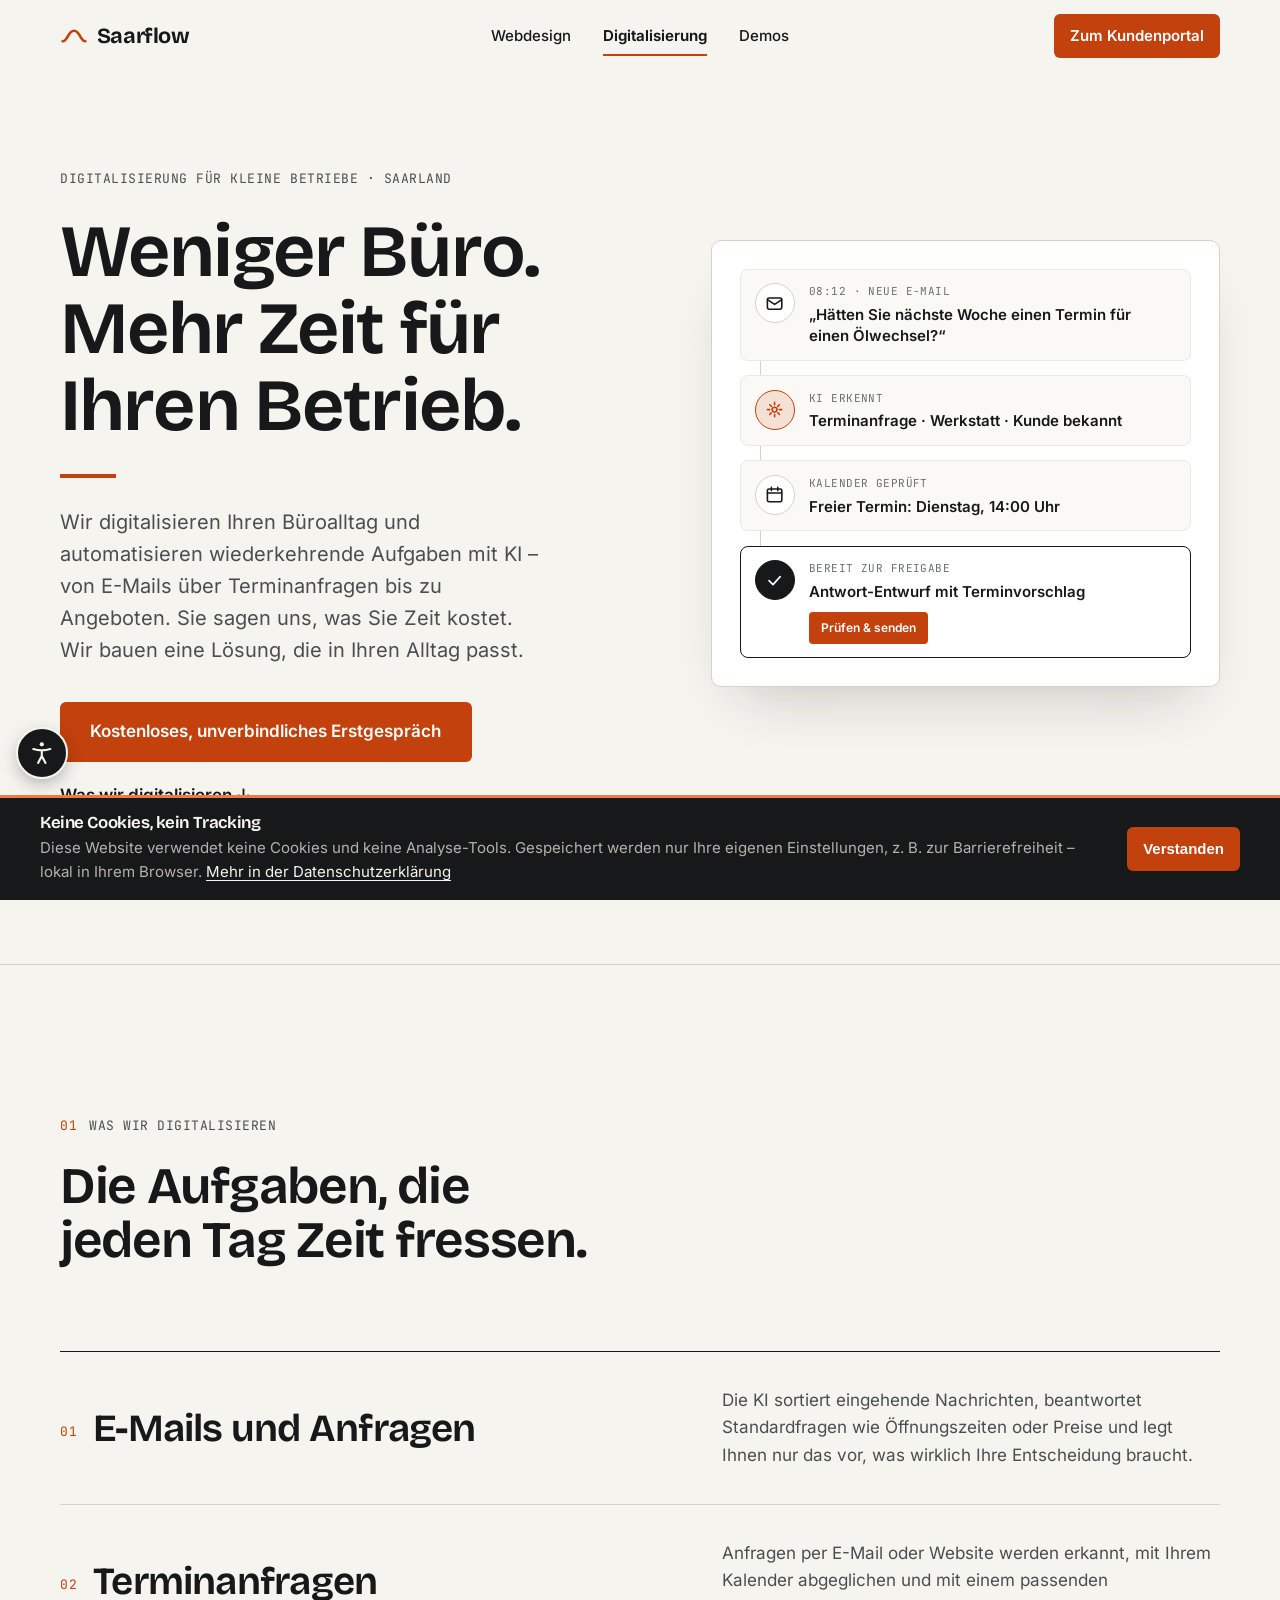
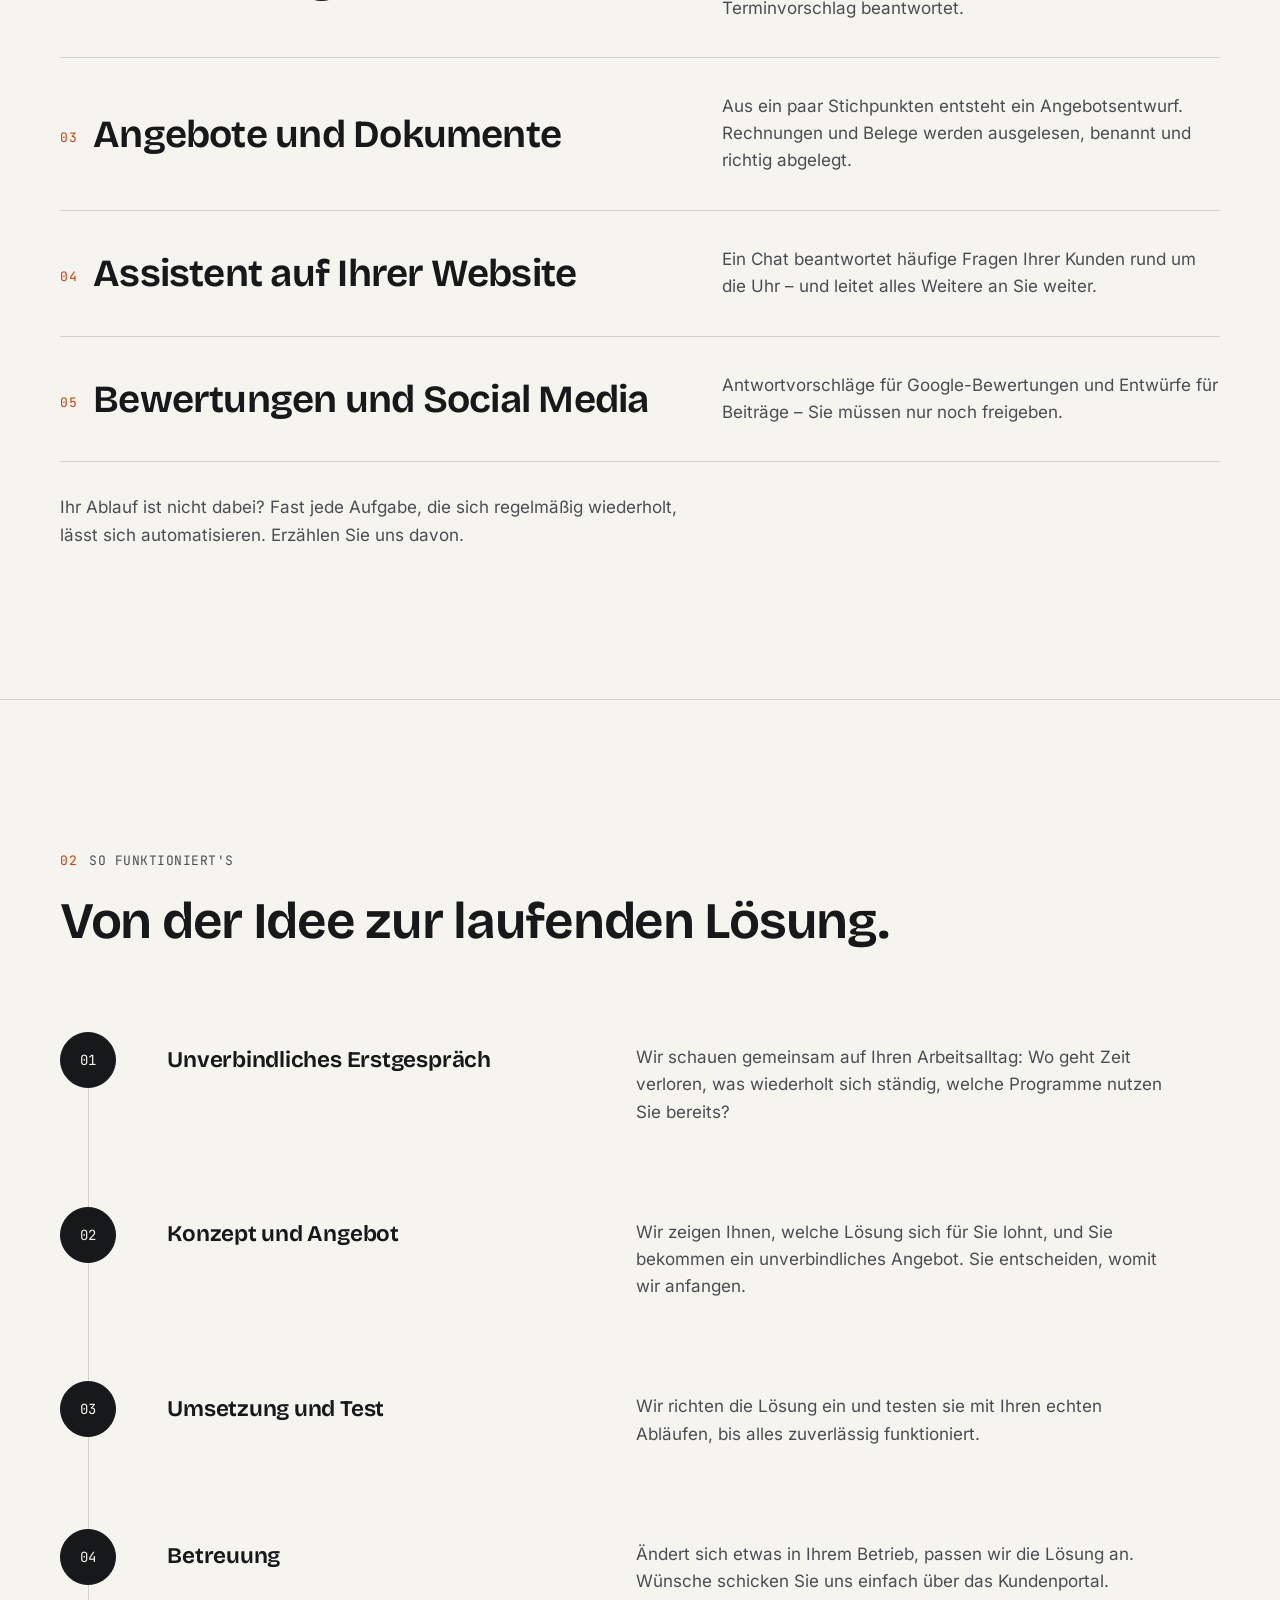
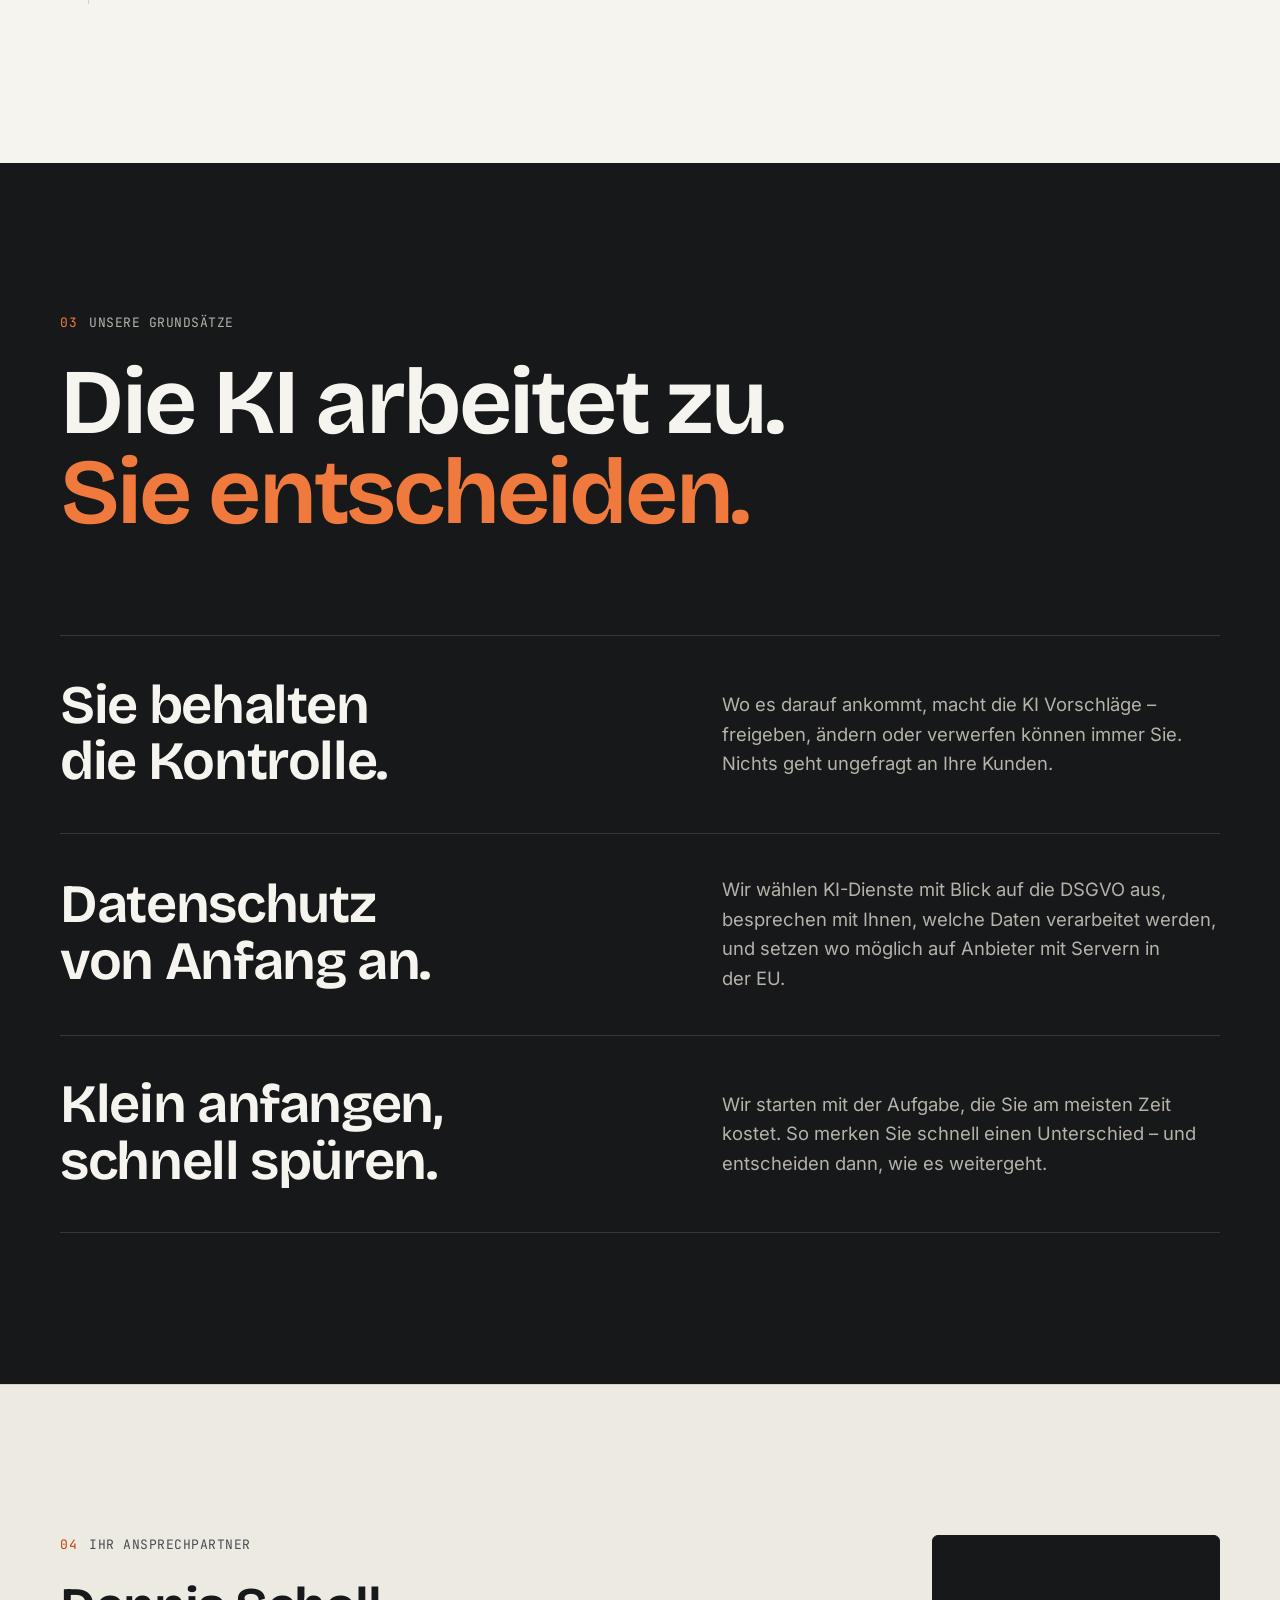
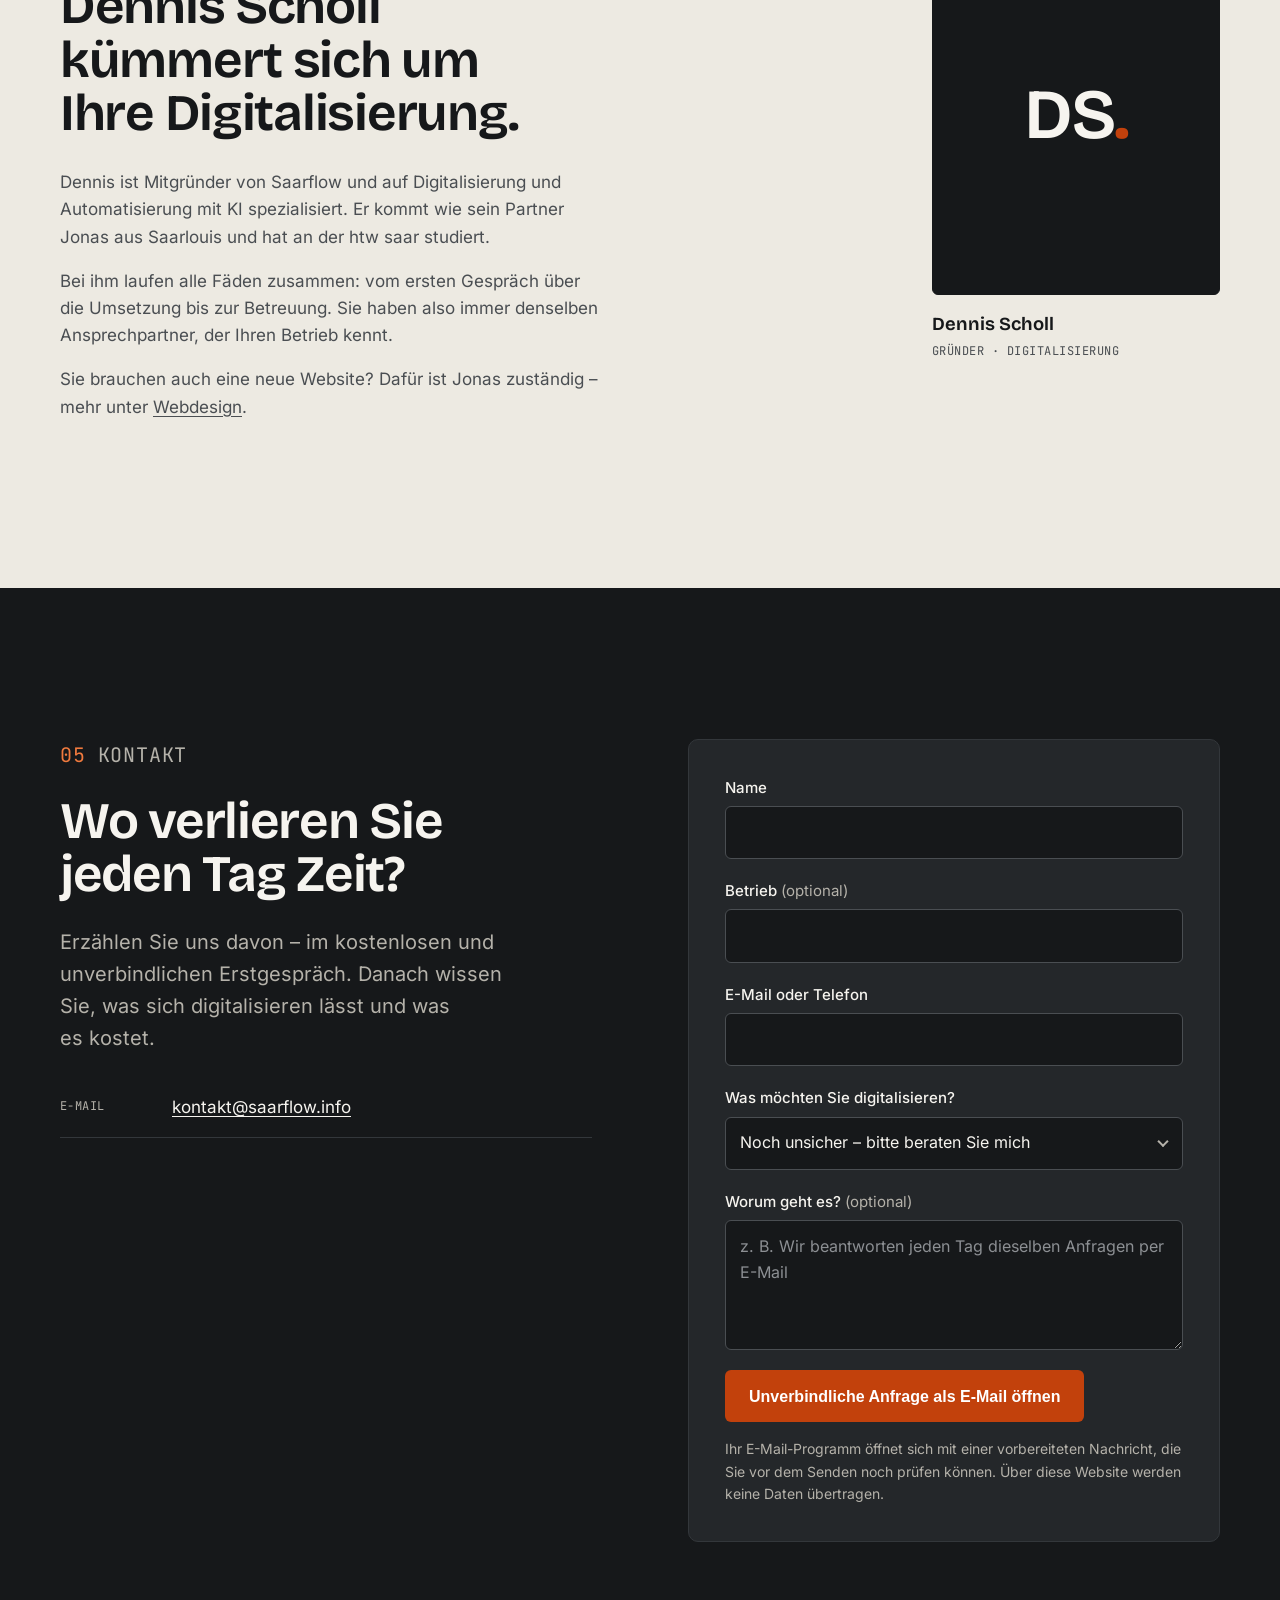
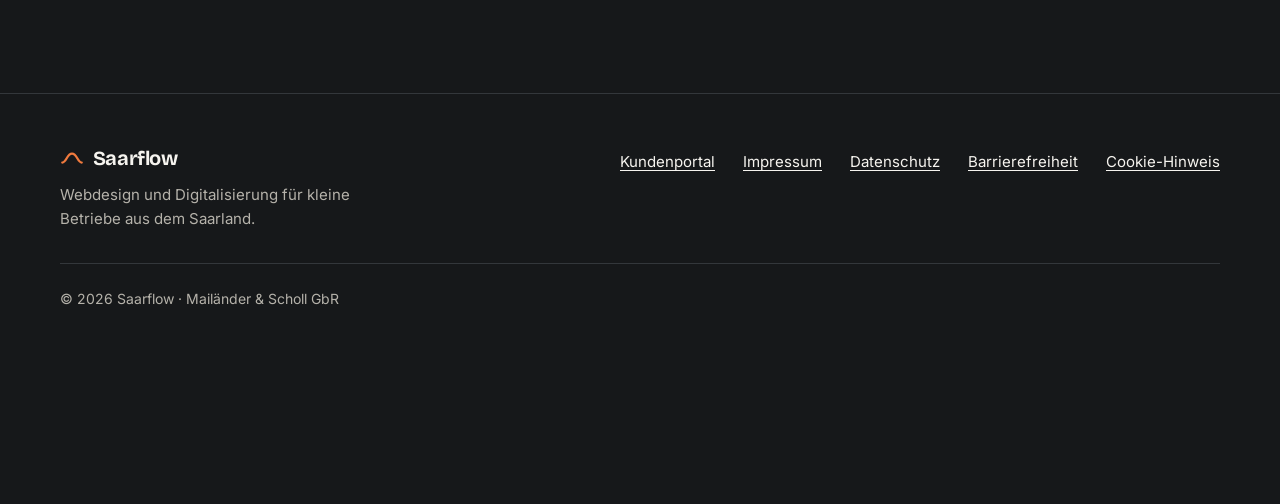
<file: digitalisierung.html>
<!doctype html>
<html lang="de">
<head>
  <meta charset="utf-8">
  <meta name="viewport" content="width=device-width, initial-scale=1">
  <title>Digitalisierung für kleine Betriebe im Saarland – Saarflow</title>
  <meta name="description" content="Saarflow digitalisiert kleine Betriebe im Saarland: Wir automatisieren E-Mails, Terminanfragen, Angebote und Dokumente mit KI. Kostenloses Erstgespräch.">
  <link rel="canonical" href="https://saarflow.info/digitalisierung.html">
  <meta property="og:type" content="website">
  <meta property="og:site_name" content="Saarflow">
  <meta property="og:locale" content="de_DE">
  <meta property="og:url" content="https://saarflow.info/digitalisierung.html">
  <meta property="og:title" content="Digitalisierung für kleine Betriebe im Saarland – Saarflow">
  <meta property="og:description" content="Saarflow digitalisiert kleine Betriebe im Saarland: Wir automatisieren E-Mails, Terminanfragen, Angebote und Dokumente mit KI. Kostenloses Erstgespräch.">
  <meta property="og:image" content="https://saarflow.info/assets/img/og-saarflow.png">
  <meta property="og:image:width" content="1200">
  <meta property="og:image:height" content="630">
  <meta property="og:image:alt" content="Saarflow – Webdesign und Digitalisierung für kleine Betriebe aus dem Saarland">
  <meta name="twitter:card" content="summary_large_image">
  <meta name="theme-color" content="#F6F4EF">
  <link rel="preload" href="assets/fonts/bricolage-grotesque-latin-wght-normal.woff2" as="font" type="font/woff2" crossorigin>
  <link rel="preload" href="assets/fonts/inter-latin-wght-normal.woff2" as="font" type="font/woff2" crossorigin>
  <link rel="stylesheet" href="assets/css/style.css?v=26">
  <link rel="icon" href="favicon.ico" sizes="48x48">
  <link rel="icon" href="assets/img/favicon-96.png" type="image/png" sizes="96x96">
  <link rel="icon" href="assets/img/favicon-192.png" type="image/png" sizes="192x192">
  <link rel="icon" href="assets/favicon.svg" type="image/svg+xml">
  <link rel="apple-touch-icon" href="assets/img/apple-touch-icon.png">
  <script type="application/ld+json">{"@context":"https://schema.org","@graph":[{"@type":"BreadcrumbList","itemListElement":[{"@type":"ListItem","position":1,"name":"Saarflow","item":"https://saarflow.info/"},{"@type":"ListItem","position":2,"name":"Digitalisierung","item":"https://saarflow.info/digitalisierung.html"}]},{"@type":"Service","name":"Digitalisierung für kleine Betriebe","serviceType":"Digitalisierung und Automatisierung mit KI","provider":{"@id":"https://saarflow.info/#unternehmen"},"areaServed":{"@type":"State","name":"Saarland"},"url":"https://saarflow.info/digitalisierung.html"}]}</script>
  <script>(function(d){d.classList.add('js');try{var a=JSON.parse(localStorage.getItem('sf-a11y')||'{}');if(a.font)d.classList.add('a11y-font-'+a.font);for(var k in a){if(k!=='font'&&a[k])d.classList.add('a11y-'+k)}}catch(e){}})(document.documentElement)</script>
</head>
<body>
  <a class="skip-link" href="#inhalt">Zum Inhalt springen</a>

  <header class="site-header">
    <div class="container header-inner">
      <a class="logo" href="./" aria-label="Saarflow – Startseite">
        <svg class="logo-mark" viewBox="0 0 32 32" aria-hidden="true"><path d="M3 22c6 0 6-12 13-12s7 12 13 12" fill="none" stroke="currentColor" stroke-width="3" stroke-linecap="round"/></svg>
        <span>Saarflow</span>
      </a>
      <button class="nav-toggle" aria-expanded="false" aria-controls="hauptnavigation">
        <span class="nav-toggle-bars" aria-hidden="true"></span>
        <span class="visually-hidden">Menü</span>
      </button>
      <nav id="hauptnavigation" class="main-nav" aria-label="Hauptnavigation">
        <ul class="nav-switch">
          <li><a href="./">Webdesign</a></li>
          <li><a href="digitalisierung.html" aria-current="page">Digitalisierung</a></li>
          <li><a href="demos.html">Demos</a></li>
        </ul>
        <a class="btn btn-small btn-portal nav-portal" href="https://saarflow-kundenportal.vercel.app/login">Zum Kundenportal</a>
      </nav>
    </div>
  </header>

  <main id="inhalt">

    <!-- HERO -->
    <section class="hero" aria-labelledby="hero-title">
      <div class="container hero-grid">
        <div class="hero-copy">
          <p class="eyebrow">Digitalisierung für kleine Betriebe · Saarland</p>
          <h1 id="hero-title">Weniger Büro. Mehr Zeit für Ihren Betrieb.</h1>
          <p class="lead">Wir digitalisieren Ihren Büroalltag und automatisieren wiederkehrende Aufgaben mit KI – von E-Mails über Terminanfragen bis zu Angeboten. Sie sagen uns, was Sie Zeit kostet. Wir bauen eine Lösung, die in Ihren Alltag passt.</p>
          <div class="hero-actions">
            <a class="btn btn-large" href="#kontakt">Kostenloses, unverbindliches Erstgespräch</a>
            <a class="text-link" href="#einsatz">Was wir digitalisieren <span aria-hidden="true">↓</span></a>
          </div>
        </div>

        <!-- Ablauf-Mockup (HTML/CSS) -->
        <div class="hero-visual reveal" role="img" aria-label="Beispiel aus der Digitalisierung: Eine E-Mail mit einer Terminanfrage geht ein, die KI erkennt das Anliegen, schlägt einen freien Termin vor und legt einen Antwortentwurf zur Freigabe bereit.">
          <div class="flow" aria-hidden="true">
            <div class="flow-step">
              <span class="flow-icon"><svg viewBox="0 0 24 24"><rect x="3" y="5" width="18" height="14" rx="2"/><path d="m3 7 9 6 9-6"/></svg></span>
              <div><small>08:12 · Neue E-Mail</small><b>„Hätten Sie nächste Woche einen Termin für einen Ölwechsel?“</b></div>
            </div>
            <div class="flow-step">
              <span class="flow-icon flow-icon--ai"><svg viewBox="0 0 24 24"><path d="M12 3v3M12 18v3M3 12h3M18 12h3M6 6l2 2M16 16l2 2M18 6l-2 2M8 16l-2 2"/><circle cx="12" cy="12" r="3"/></svg></span>
              <div><small>KI erkennt</small><b>Terminanfrage · Werkstatt · Kunde bekannt</b></div>
            </div>
            <div class="flow-step">
              <span class="flow-icon"><svg viewBox="0 0 24 24"><rect x="3" y="5" width="18" height="16" rx="2"/><path d="M3 10h18M8 3v4M16 3v4"/></svg></span>
              <div><small>Kalender geprüft</small><b>Freier Termin: Dienstag, 14:00 Uhr</b></div>
            </div>
            <div class="flow-step flow-step--done">
              <span class="flow-icon flow-icon--done"><svg viewBox="0 0 24 24"><path d="m5 12 5 5 9-10"/></svg></span>
              <div><small>Bereit zur Freigabe</small><b>Antwort-Entwurf mit Terminvorschlag</b><span class="flow-btn">Prüfen &amp; senden</span></div>
            </div>
          </div>
        </div>
      </div>
    </section>

    <!-- 01 · EINSATZBEREICHE -->
    <section id="einsatz" class="section" aria-labelledby="einsatz-title">
      <div class="container">
        <div class="section-head">
          <p class="eyebrow"><span class="num">01</span> Was wir digitalisieren</p>
          <h2 id="einsatz-title">Die Aufgaben, die jeden Tag Zeit fressen.</h2>
        </div>
        <ol class="uses">
          <li class="reveal">
            <h3><span class="online-num" aria-hidden="true">01</span>E-Mails und Anfragen</h3>
            <p>Die KI sortiert eingehende Nachrichten, beantwortet Standardfragen wie Öffnungszeiten oder Preise und legt Ihnen nur das vor, was wirklich Ihre Entscheidung braucht.</p>
          </li>
          <li class="reveal">
            <h3><span class="online-num" aria-hidden="true">02</span>Terminanfragen</h3>
            <p>Anfragen per E-Mail oder Website werden erkannt, mit Ihrem Kalender abgeglichen und mit einem passenden Terminvorschlag beantwortet.</p>
          </li>
          <li class="reveal">
            <h3><span class="online-num" aria-hidden="true">03</span>Angebote und Dokumente</h3>
            <p>Aus ein paar Stichpunkten entsteht ein Angebotsentwurf. Rechnungen und Belege werden ausgelesen, benannt und richtig abgelegt.</p>
          </li>
          <li class="reveal">
            <h3><span class="online-num" aria-hidden="true">04</span>Assistent auf Ihrer Website</h3>
            <p>Ein Chat beantwortet häufige Fragen Ihrer Kunden rund um die Uhr – und leitet alles Weitere an Sie weiter.</p>
          </li>
          <li class="reveal">
            <h3><span class="online-num" aria-hidden="true">05</span>Bewertungen und Social Media</h3>
            <p>Antwortvorschläge für Google-Bewertungen und Entwürfe für Beiträge – Sie müssen nur noch freigeben.</p>
          </li>
        </ol>
        <p class="uses-note">Ihr Ablauf ist nicht dabei? Fast jede Aufgabe, die sich regelmäßig wiederholt, lässt sich automatisieren. Erzählen Sie uns davon.</p>
      </div>
    </section>

    <!-- 02 · ABLAUF -->
    <section id="ablauf" class="section process" aria-labelledby="ablauf-title">
      <div class="container">
        <div class="section-head">
          <p class="eyebrow"><span class="num">02</span> So funktioniert's</p>
          <h2 id="ablauf-title">Von der Idee zur laufenden Lösung.</h2>
        </div>
        <ol class="steps">
          <li class="step reveal">
            <div class="step-num" aria-hidden="true">01</div>
            <div class="step-text">
              <h3>Unverbindliches Erstgespräch</h3>
              <p>Wir schauen gemeinsam auf Ihren Arbeitsalltag: Wo geht Zeit verloren, was wiederholt sich ständig, welche Programme nutzen Sie bereits?</p>
            </div>
          </li>
          <li class="step reveal">
            <div class="step-num" aria-hidden="true">02</div>
            <div class="step-text">
              <h3>Konzept und Angebot</h3>
              <p>Wir zeigen Ihnen, welche Lösung sich für Sie lohnt, und Sie bekommen ein unverbindliches Angebot. Sie entscheiden, womit wir anfangen.</p>
            </div>
          </li>
          <li class="step reveal">
            <div class="step-num" aria-hidden="true">03</div>
            <div class="step-text">
              <h3>Umsetzung und Test</h3>
              <p>Wir richten die Lösung ein und testen sie mit Ihren echten Abläufen, bis alles zuverlässig funktioniert.</p>
            </div>
          </li>
          <li class="step reveal">
            <div class="step-num" aria-hidden="true">04</div>
            <div class="step-text">
              <h3>Betreuung</h3>
              <p>Ändert sich etwas in Ihrem Betrieb, passen wir die Lösung an. Wünsche schicken Sie uns einfach über das Kundenportal.</p>
            </div>
          </li>
        </ol>
      </div>
    </section>

    <!-- 03 · GRUNDSÄTZE -->
    <section class="online" aria-labelledby="grundsatz-title">
      <div class="container">
        <p class="eyebrow eyebrow--light"><span class="num">03</span> Unsere Grundsätze</p>
        <h2 id="grundsatz-title" class="online-title">Die KI arbeitet zu. <span>Sie entscheiden.</span></h2>
        <ol class="online-points">
          <li class="reveal">
            <h3>Sie behalten die Kontrolle.</h3>
            <p>Wo es darauf ankommt, macht die KI Vorschläge – freigeben, ändern oder verwerfen können immer Sie. Nichts geht ungefragt an Ihre Kunden.</p>
          </li>
          <li class="reveal">
            <h3>Datenschutz von Anfang an.</h3>
            <p>Wir wählen KI-Dienste mit Blick auf die DSGVO aus, besprechen mit Ihnen, welche Daten verarbeitet werden, und setzen wo möglich auf Anbieter mit Servern in der EU.</p>
          </li>
          <li class="reveal">
            <h3>Klein anfangen, schnell spüren.</h3>
            <p>Wir starten mit der Aufgabe, die Sie am meisten Zeit kostet. So merken Sie schnell einen Unterschied – und entscheiden dann, wie es weitergeht.</p>
          </li>
        </ol>
      </div>
    </section>

    <!-- 04 · ANSPRECHPARTNER -->
    <section id="ansprechpartner" class="section about" aria-labelledby="ap-title">
      <div class="container about-grid">
        <div class="about-copy reveal">
          <p class="eyebrow"><span class="num">04</span> Ihr Ansprechpartner</p>
          <h2 id="ap-title">Dennis Scholl kümmert sich um Ihre Digitalisierung.</h2>
          <p>Dennis ist Mitgründer von Saarflow und auf Digitalisierung und Automatisierung mit KI spezialisiert. Er kommt wie sein Partner Jonas aus Saarlouis und hat an der htw saar studiert.</p>
          <p>Bei ihm laufen alle Fäden zusammen: vom ersten Gespräch über die Umsetzung bis zur Betreuung. Sie haben also immer denselben Ansprechpartner, der Ihren Betrieb kennt.</p>
          <p>Sie brauchen auch eine neue Website? Dafür ist Jonas zuständig – mehr unter <a href="./">Webdesign</a>.</p>
        </div>
        <div class="about-visual reveal">
          <ul class="founders founders--single">
            <li class="founder">
              <div class="founder-photo" aria-hidden="true"><span>DS</span></div>
              <p class="founder-name">Dennis Scholl</p>
              <p class="founder-role">Gründer · Digitalisierung</p>
            </li>
          </ul>
        </div>
      </div>
    </section>

    <!-- 05 · KONTAKT -->
    <section id="kontakt" class="section contact" aria-labelledby="kontakt-title">
      <div class="container contact-grid">
        <div class="contact-copy">
          <p class="eyebrow eyebrow--light"><span class="num">05</span> Kontakt</p>
          <h2 id="kontakt-title">Wo verlieren Sie jeden Tag Zeit?</h2>
          <p>Erzählen Sie uns davon – im kostenlosen und unverbindlichen Erstgespräch. Danach wissen Sie, was sich digitalisieren lässt und was es kostet.</p>
          <dl class="contact-data">
            <div><dt>E-Mail</dt><dd><a href="mailto:kontakt@saarflow.info">kontakt@saarflow.info</a></dd></div>
          </dl>
        </div>

        <!-- Formular öffnet das E-Mail-Programm des Besuchers (mailto). -->
        <form class="contact-form" action="mailto:kontakt@saarflow.info" novalidate data-contact-form data-topic="Digitalisierung" data-mailto="kontakt@saarflow.info">
          <div class="field">
            <label for="name">Name</label>
            <input id="name" type="text" autocomplete="name" required>
          </div>
          <div class="field">
            <label for="betrieb">Betrieb <span class="optional">(optional)</span></label>
            <input id="betrieb" type="text" autocomplete="organization">
          </div>
          <div class="field">
            <label for="email">E-Mail oder Telefon</label>
            <input id="email" type="text" autocomplete="email" required>
          </div>
          <div class="field">
            <label for="paket">Was möchten Sie digitalisieren?</label>
            <div class="select-wrap">
              <select id="paket">
                <option value="">Noch unsicher – bitte beraten Sie mich</option>
                <option value="E-Mails">E-Mails und Anfragen</option>
                <option value="Termine">Terminanfragen</option>
                <option value="Dokumente">Angebote und Dokumente</option>
                <option value="Website-Assistent">Assistent auf der Website</option>
                <option value="Bewertungen">Bewertungen und Social Media</option>
                <option value="Sonstiges">Etwas anderes</option>
              </select>
            </div>
          </div>
          <div class="field">
            <label for="nachricht">Worum geht es? <span class="optional">(optional)</span></label>
            <textarea id="nachricht" rows="4" placeholder="z. B. Wir beantworten jeden Tag dieselben Anfragen per E-Mail"></textarea>
          </div>
          <button class="btn btn-light" type="submit">Unverbindliche Anfrage als E-Mail öffnen</button>
          <p class="form-hint">Ihr E-Mail-Programm öffnet sich mit einer vorbereiteten Nachricht, die Sie vor dem Senden noch prüfen können. Über diese Website werden keine Daten übertragen.</p>
          <p class="form-status" role="status" aria-live="polite"></p>
        </form>
      </div>
    </section>
  </main>

  <footer class="site-footer">
    <div class="container footer-inner">
      <div class="footer-brand">
        <p class="logo logo--small"><svg class="logo-mark" viewBox="0 0 32 32" aria-hidden="true"><path d="M3 22c6 0 6-12 13-12s7 12 13 12" fill="none" stroke="currentColor" stroke-width="3" stroke-linecap="round"/></svg> Saarflow</p>
        <p class="footer-claim">Webdesign und Digitalisierung für kleine Betriebe aus dem Saarland.</p>
      </div>
      <nav aria-label="Rechtliches">
        <ul>
          <li><a href="https://saarflow-kundenportal.vercel.app/login">Kundenportal</a></li>
          <li><a href="impressum.html">Impressum</a></li>
          <li><a href="datenschutz.html">Datenschutz</a></li>
          <li><a href="barrierefreiheit.html">Barrierefreiheit</a></li>
          <li><button type="button" class="link-btn" data-cookie-settings>Cookie-Hinweis</button></li>
        </ul>
      </nav>
      <p class="copyright">© 2026 Saarflow · Mailänder &amp; Scholl GbR</p>
    </div>
  </footer>

  <script src="assets/js/main.js?v=26" defer></script>
</body>
</html>
</file>
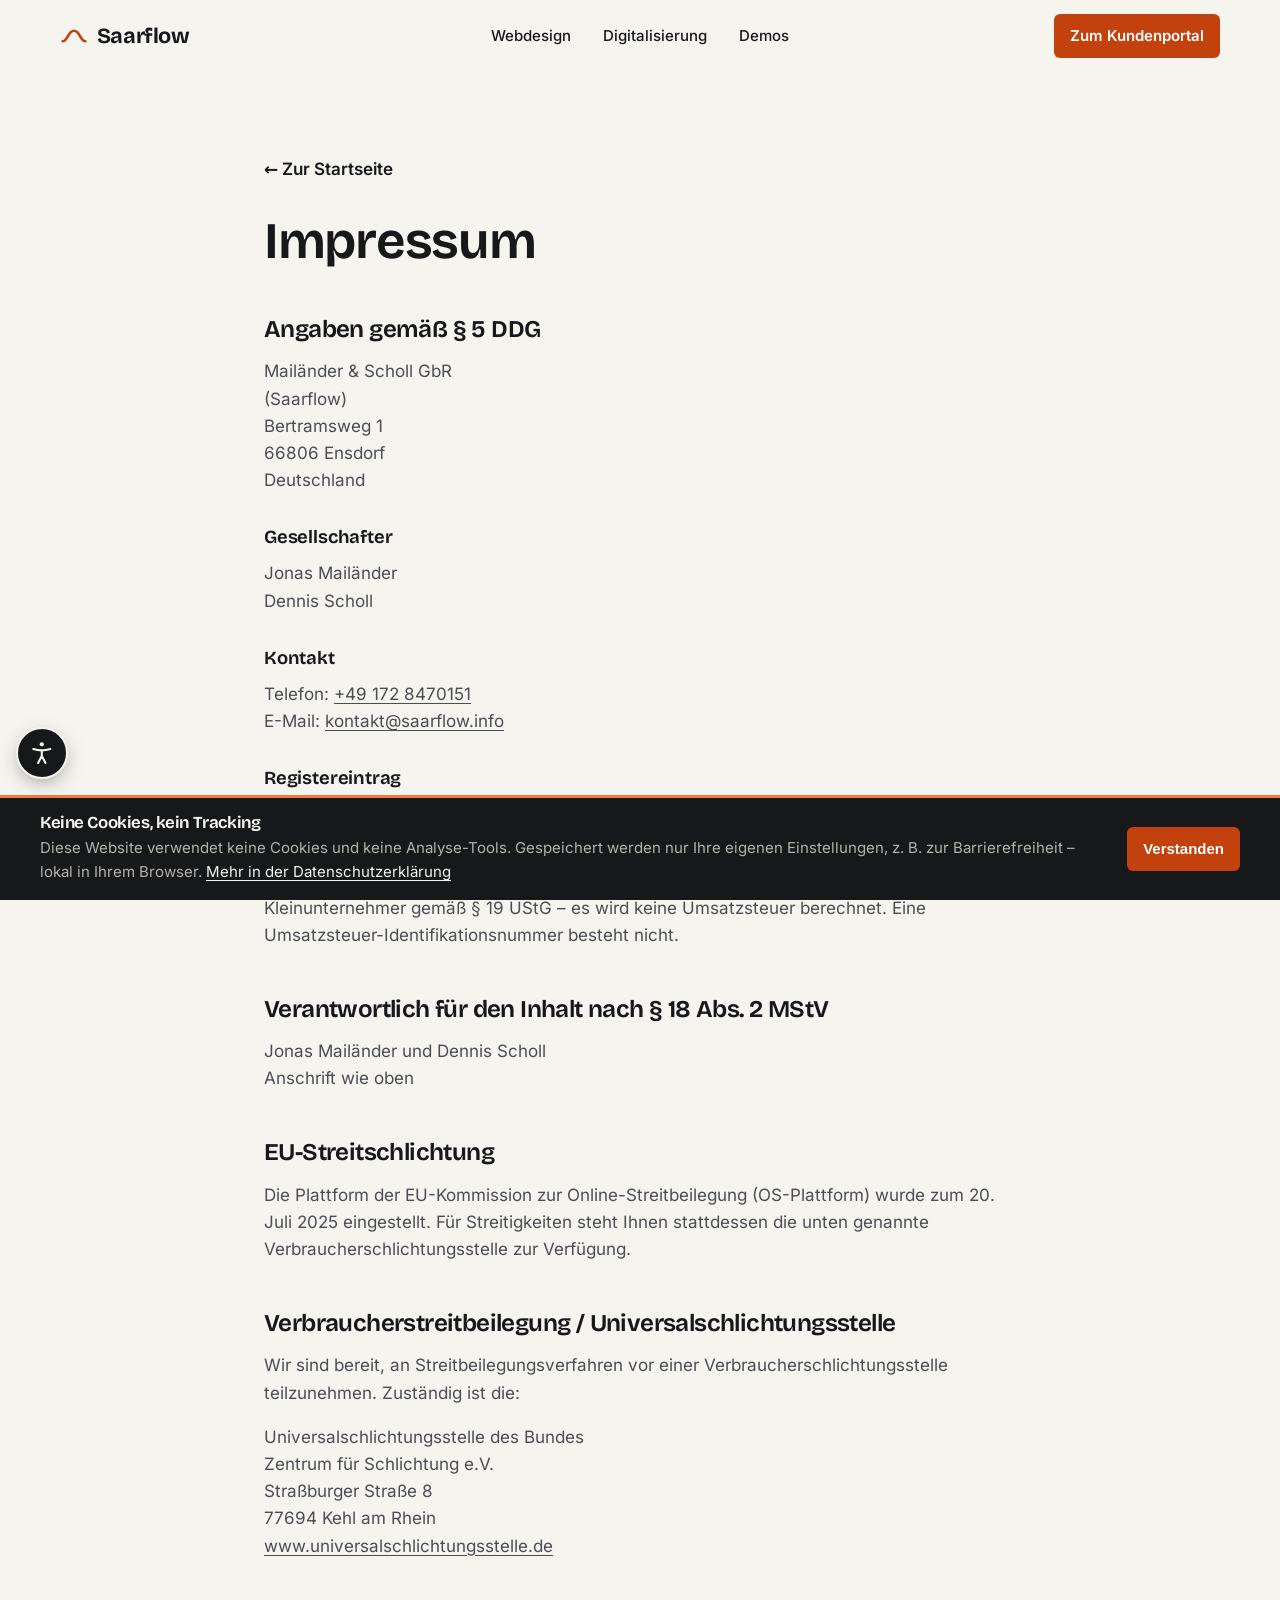
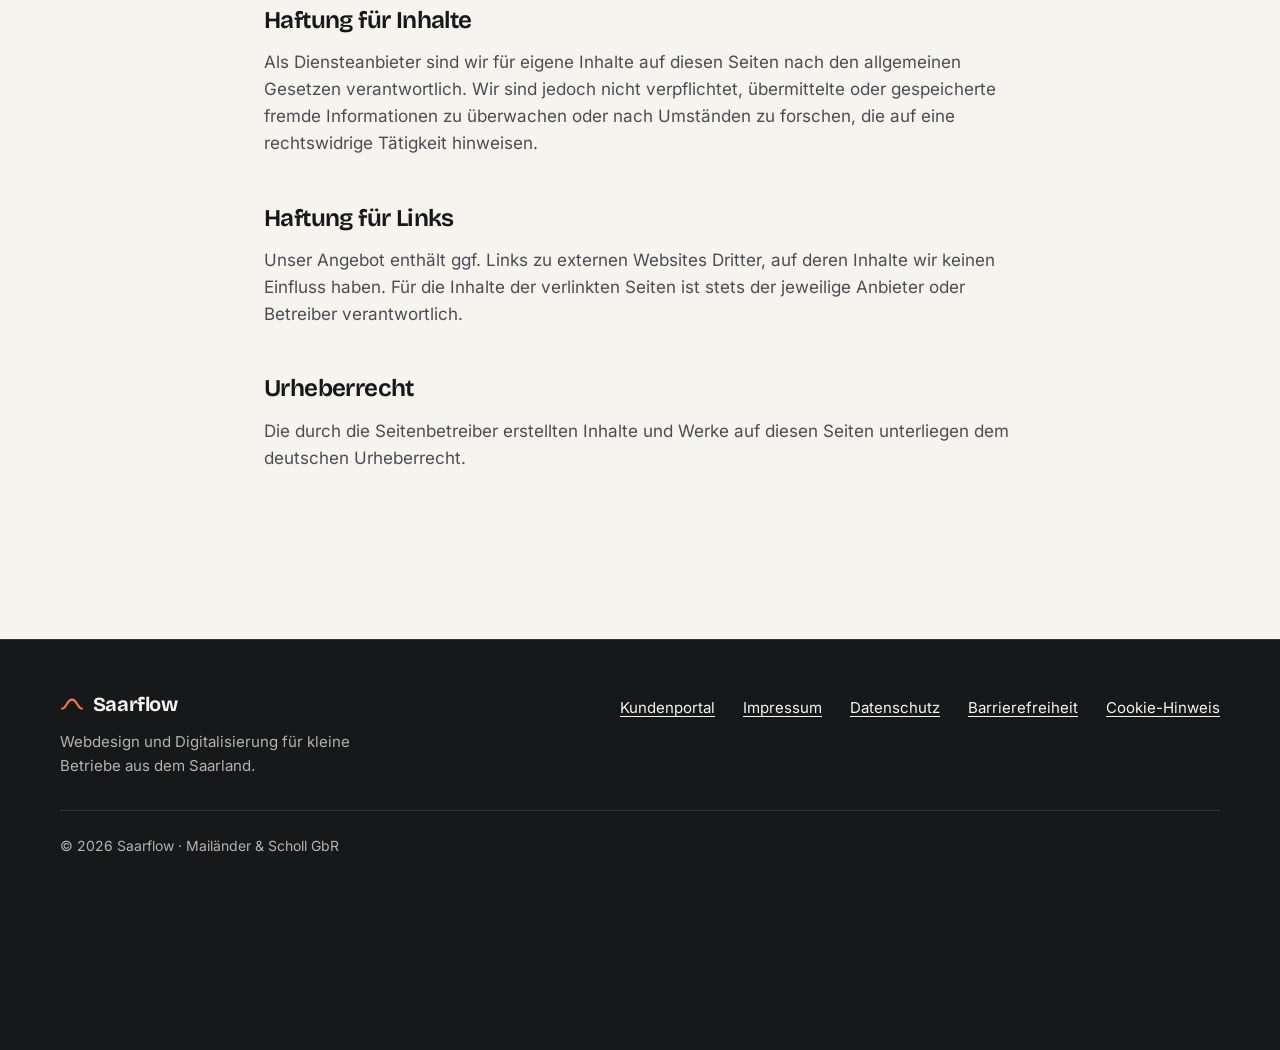
<file: impressum.html>
<!doctype html>
<html lang="de">
<head>
  <meta charset="utf-8">
  <meta name="viewport" content="width=device-width, initial-scale=1">
  <title>Impressum – Saarflow</title>
  <meta name="description" content="Impressum der Saarflow-Website (Platzhalter).">
  <link rel="canonical" href="https://saarflow.info/impressum.html">
  <meta name="robots" content="noindex, follow">
  <meta name="theme-color" content="#F6F4EF">
  <link rel="preload" href="assets/fonts/bricolage-grotesque-latin-wght-normal.woff2" as="font" type="font/woff2" crossorigin>
  <link rel="preload" href="assets/fonts/inter-latin-wght-normal.woff2" as="font" type="font/woff2" crossorigin>
  <link rel="stylesheet" href="assets/css/style.css?v=26">
  <link rel="icon" href="favicon.ico" sizes="48x48">
  <link rel="icon" href="assets/img/favicon-96.png" type="image/png" sizes="96x96">
  <link rel="icon" href="assets/img/favicon-192.png" type="image/png" sizes="192x192">
  <link rel="icon" href="assets/favicon.svg" type="image/svg+xml">
  <link rel="apple-touch-icon" href="assets/img/apple-touch-icon.png">
  <script>(function(d){d.classList.add('js');try{var a=JSON.parse(localStorage.getItem('sf-a11y')||'{}');if(a.font)d.classList.add('a11y-font-'+a.font);for(var k in a){if(k!=='font'&&a[k])d.classList.add('a11y-'+k)}}catch(e){}})(document.documentElement)</script>
</head>
<body>
  <a class="skip-link" href="#inhalt">Zum Inhalt springen</a>

  <header class="site-header">
    <div class="container header-inner">
      <a class="logo" href="./" aria-label="Saarflow – Startseite">
        <svg class="logo-mark" viewBox="0 0 32 32" aria-hidden="true"><path d="M3 22c6 0 6-12 13-12s7 12 13 12" fill="none" stroke="currentColor" stroke-width="3" stroke-linecap="round"/></svg>
        <span>Saarflow</span>
      </a>
      <button class="nav-toggle" aria-expanded="false" aria-controls="hauptnavigation">
        <span class="nav-toggle-bars" aria-hidden="true"></span>
        <span class="visually-hidden">Menü</span>
      </button>
      <nav id="hauptnavigation" class="main-nav" aria-label="Hauptnavigation">
        <ul class="nav-switch">
          <li><a href="./">Webdesign</a></li>
          <li><a href="digitalisierung.html">Digitalisierung</a></li>
          <li><a href="demos.html">Demos</a></li>
        </ul>
        <a class="btn btn-small btn-portal nav-portal" href="https://saarflow-kundenportal.vercel.app/login">Zum Kundenportal</a>
      </nav>
    </div>
  </header>

  <main id="inhalt" class="legal">
    <div class="container">
      <a class="back-link" href="./">← Zur Startseite</a>
      <h1>Impressum</h1>

      <h2>Angaben gemäß § 5 DDG</h2>
      <p>Mailänder &amp; Scholl GbR<br>(Saarflow)<br>Bertramsweg 1<br>66806 Ensdorf<br>Deutschland</p>

      <h3>Gesellschafter</h3>
      <p>Jonas Mailänder<br>Dennis Scholl</p>

      <h3>Kontakt</h3>
      <p>Telefon: <a href="tel:+491728470151">+49 172 8470151</a><br>E-Mail: <a href="mailto:kontakt@saarflow.info">kontakt@saarflow.info</a></p>

      <h3>Registereintrag</h3>
      <p>Die Gesellschaft ist nicht im Handels- oder Gesellschaftsregister eingetragen.</p>

      <h3>Umsatzsteuer</h3>
      <p>Kleinunternehmer gemäß § 19 UStG – es wird keine Umsatzsteuer berechnet. Eine Umsatzsteuer-Identifikationsnummer besteht nicht.</p>

      <h2>Verantwortlich für den Inhalt nach § 18 Abs. 2 MStV</h2>
      <p>Jonas Mailänder und Dennis Scholl<br>Anschrift wie oben</p>

      <h2>EU-Streitschlichtung</h2>
      <p>Die Plattform der EU-Kommission zur Online-Streitbeilegung (OS-Plattform) wurde zum 20. Juli 2025 eingestellt. Für Streitigkeiten steht Ihnen stattdessen die unten genannte Verbraucherschlichtungsstelle zur Verfügung.</p>

      <h2>Verbraucherstreitbeilegung / Universalschlichtungsstelle</h2>
      <p>Wir sind bereit, an Streitbeilegungsverfahren vor einer Verbraucherschlichtungsstelle teilzunehmen. Zuständig ist die:</p>
      <p>Universalschlichtungsstelle des Bundes<br>Zentrum für Schlichtung e.V.<br>Straßburger Straße 8<br>77694 Kehl am Rhein<br><a href="https://www.universalschlichtungsstelle.de">www.universalschlichtungsstelle.de</a></p>

      <h2>Haftung für Inhalte</h2>
      <p>Als Diensteanbieter sind wir für eigene Inhalte auf diesen Seiten nach den allgemeinen Gesetzen verantwortlich. Wir sind jedoch nicht verpflichtet, übermittelte oder gespeicherte fremde Informationen zu überwachen oder nach Umständen zu forschen, die auf eine rechtswidrige Tätigkeit hinweisen.</p>

      <h2>Haftung für Links</h2>
      <p>Unser Angebot enthält ggf. Links zu externen Websites Dritter, auf deren Inhalte wir keinen Einfluss haben. Für die Inhalte der verlinkten Seiten ist stets der jeweilige Anbieter oder Betreiber verantwortlich.</p>

      <h2>Urheberrecht</h2>
      <p>Die durch die Seitenbetreiber erstellten Inhalte und Werke auf diesen Seiten unterliegen dem deutschen Urheberrecht.</p>
    </div>
  </main>

  <footer class="site-footer">
    <div class="container footer-inner">
      <div class="footer-brand">
        <p class="logo logo--small"><svg class="logo-mark" viewBox="0 0 32 32" aria-hidden="true"><path d="M3 22c6 0 6-12 13-12s7 12 13 12" fill="none" stroke="currentColor" stroke-width="3" stroke-linecap="round"/></svg> Saarflow</p>
        <p class="footer-claim">Webdesign und Digitalisierung für kleine Betriebe aus dem Saarland.</p>
      </div>
      <nav aria-label="Rechtliches">
        <ul>
          <li><a href="https://saarflow-kundenportal.vercel.app/login">Kundenportal</a></li>
          <li><a href="impressum.html">Impressum</a></li>
          <li><a href="datenschutz.html">Datenschutz</a></li>
          <li><a href="barrierefreiheit.html">Barrierefreiheit</a></li>
          <li><button type="button" class="link-btn" data-cookie-settings>Cookie-Hinweis</button></li>
        </ul>
      </nav>
      <p class="copyright">© 2026 Saarflow · Mailänder &amp; Scholl GbR</p>
    </div>
  </footer>

  <script src="assets/js/main.js?v=26" defer></script>
</body>
</html>
</file>
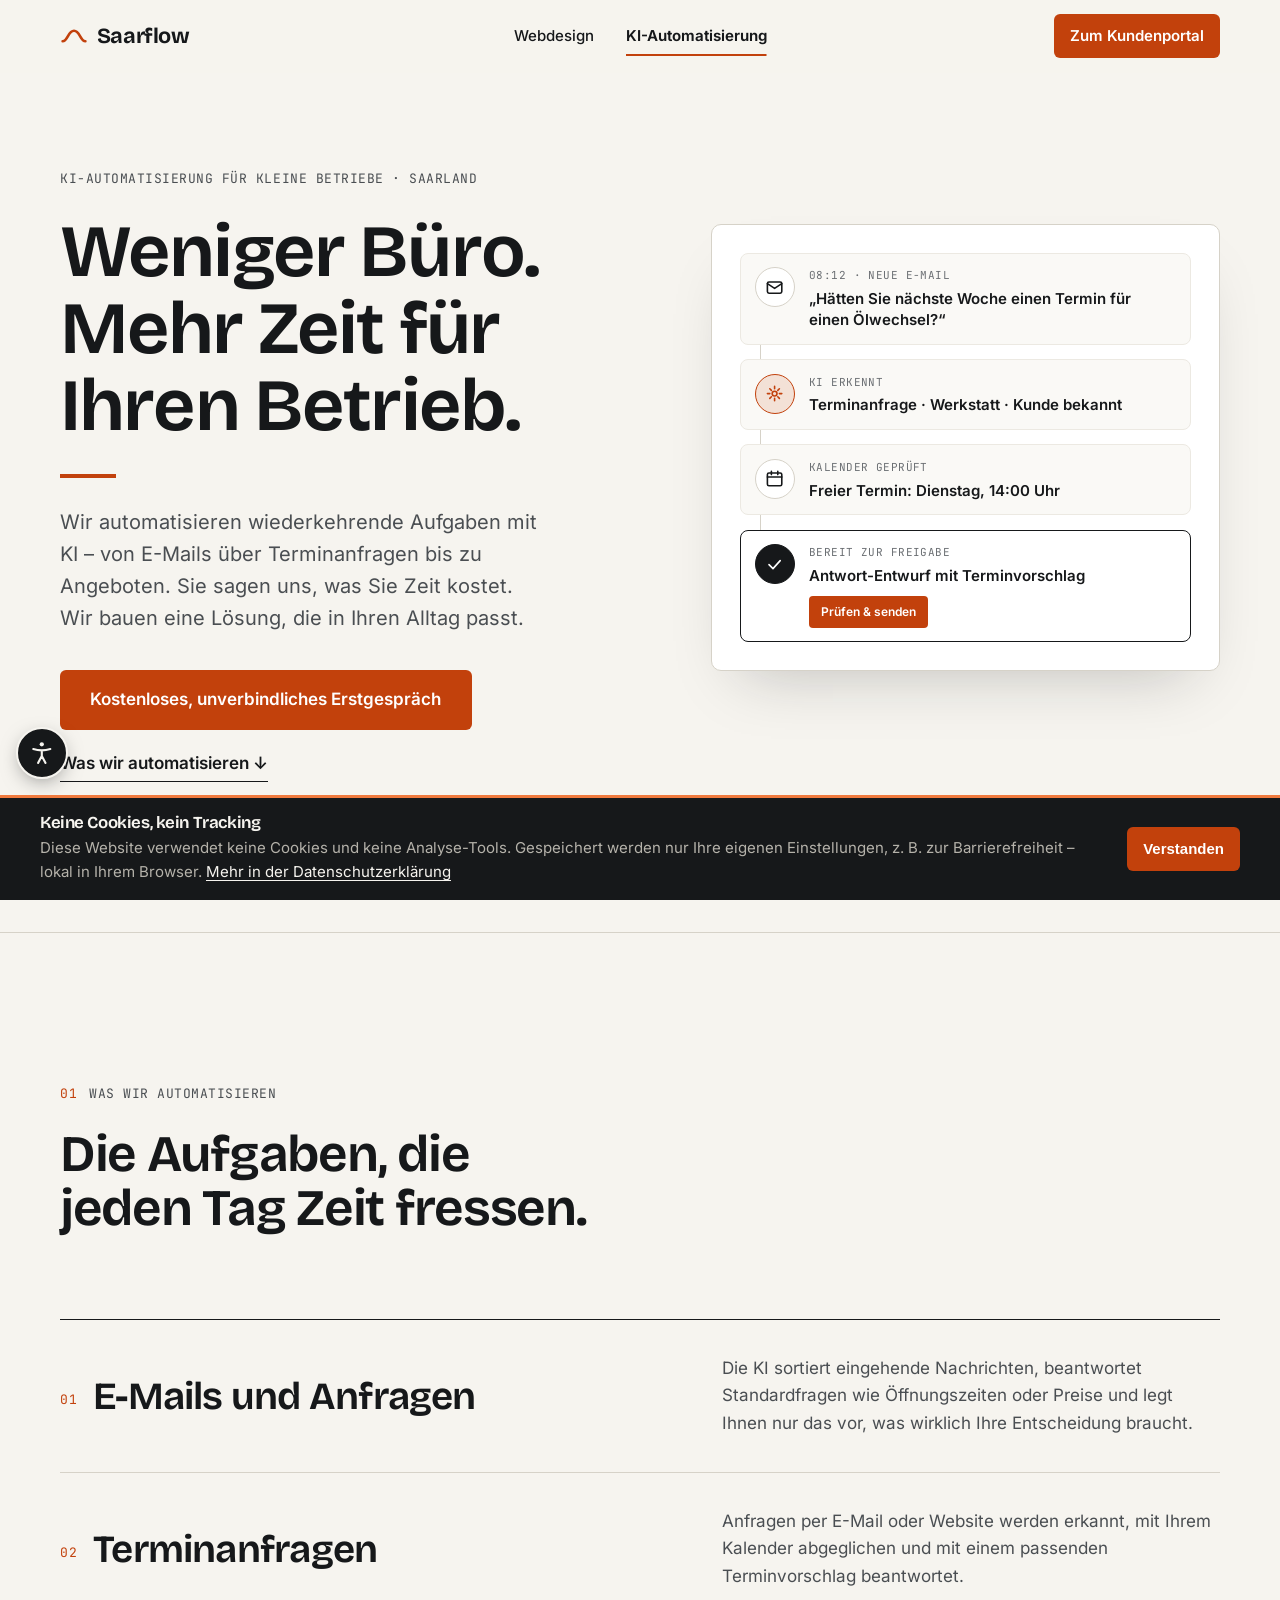
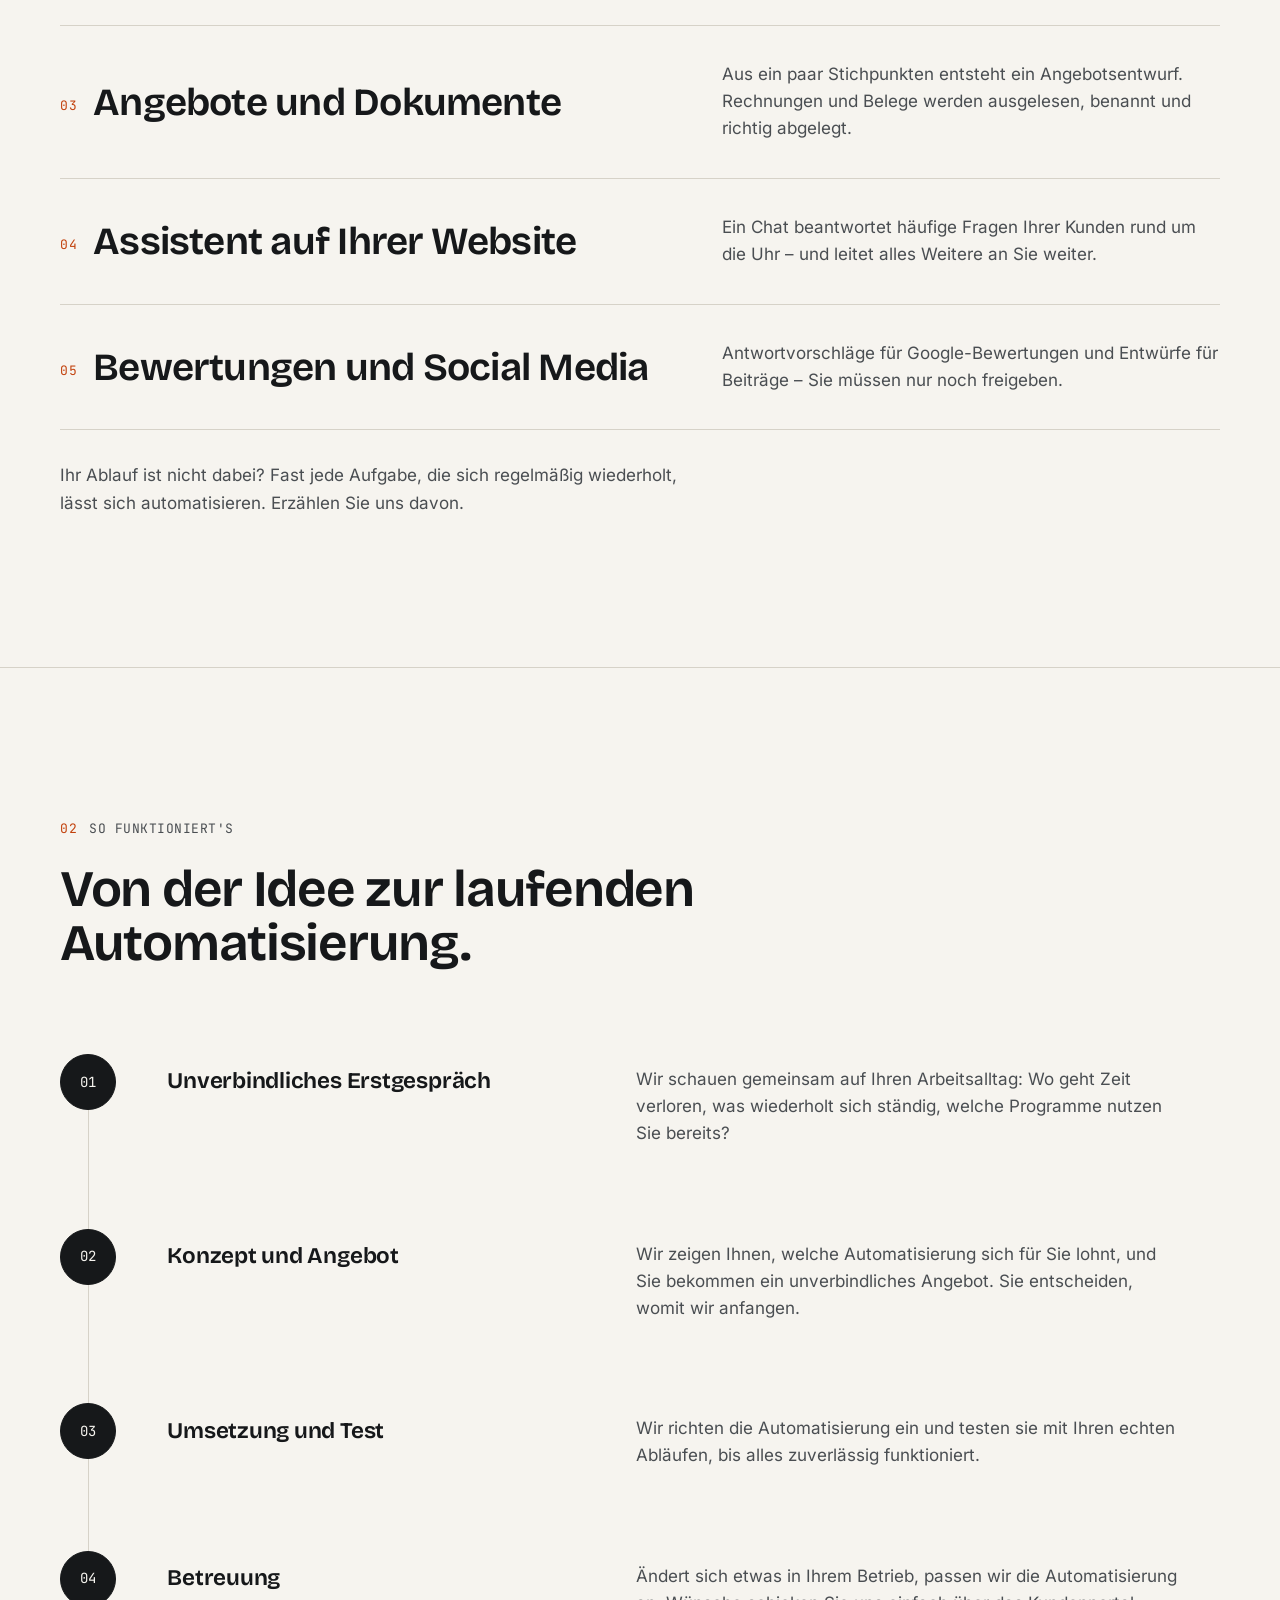
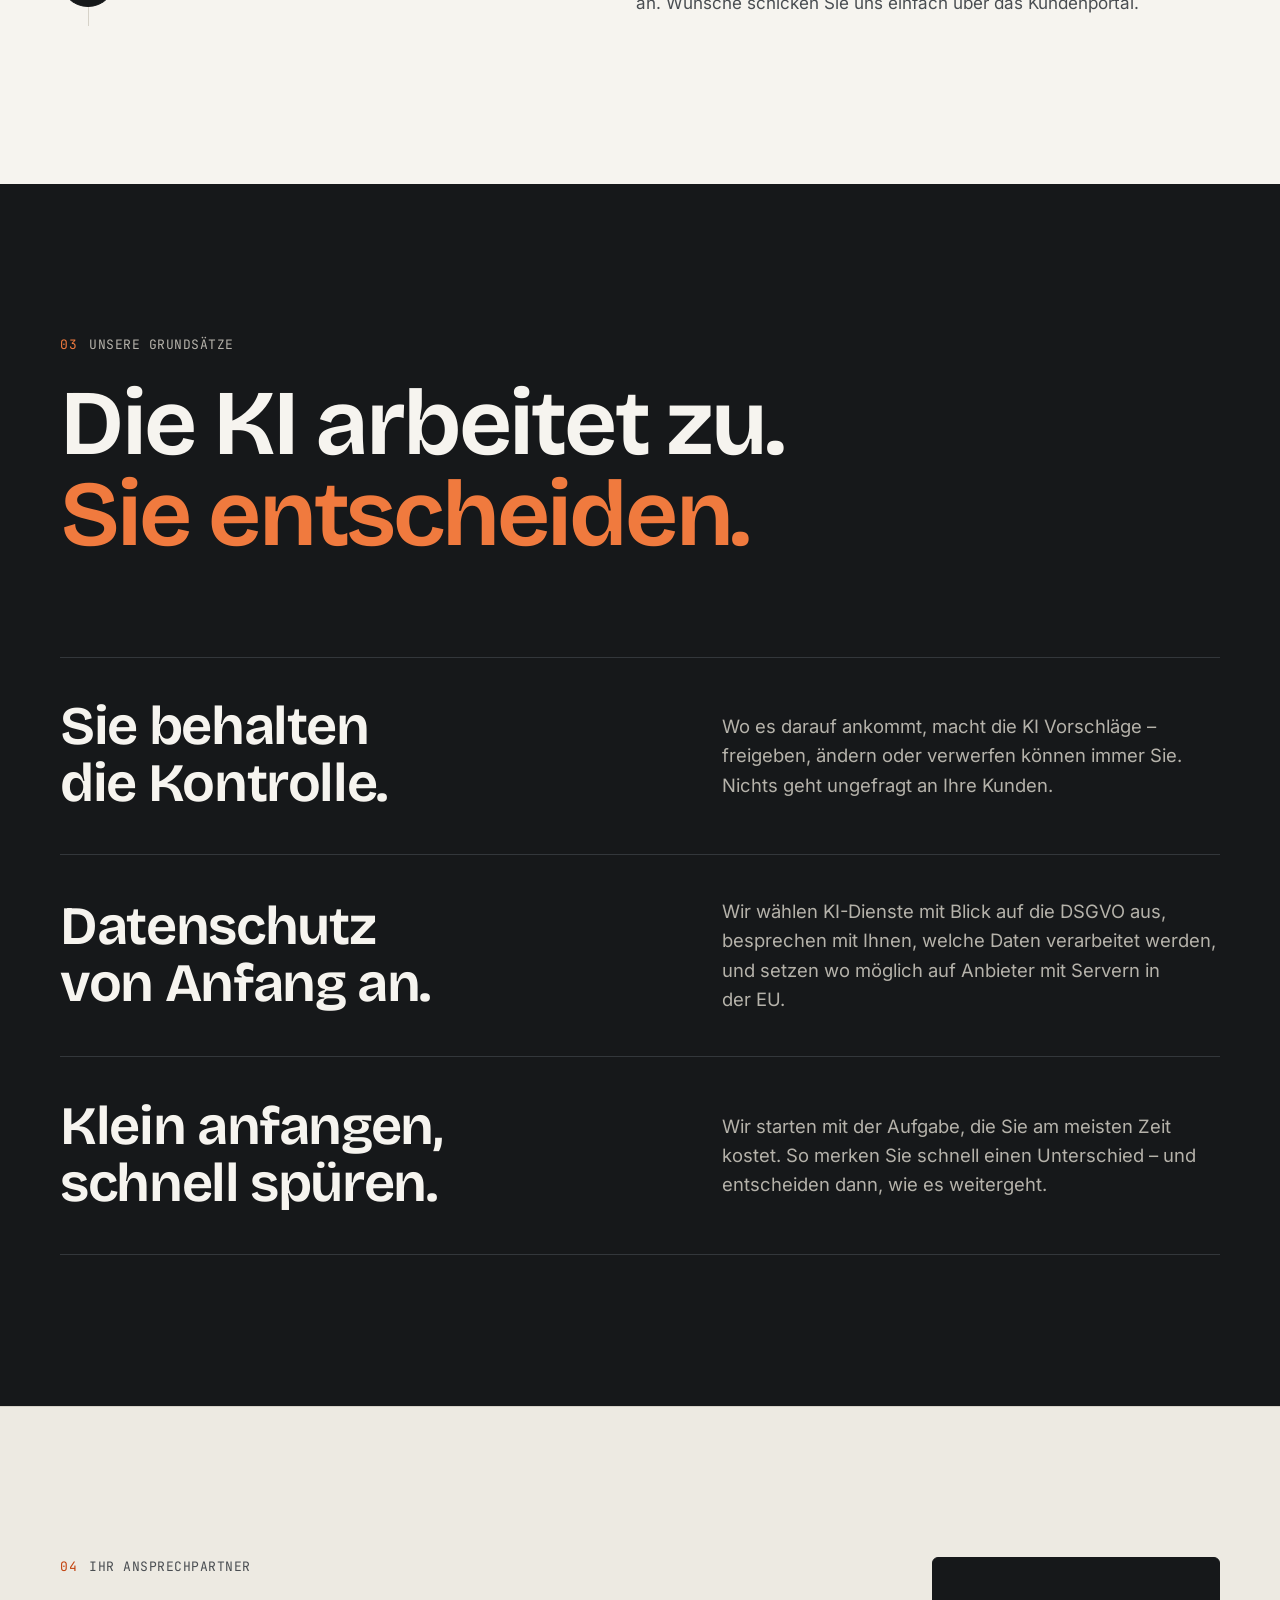
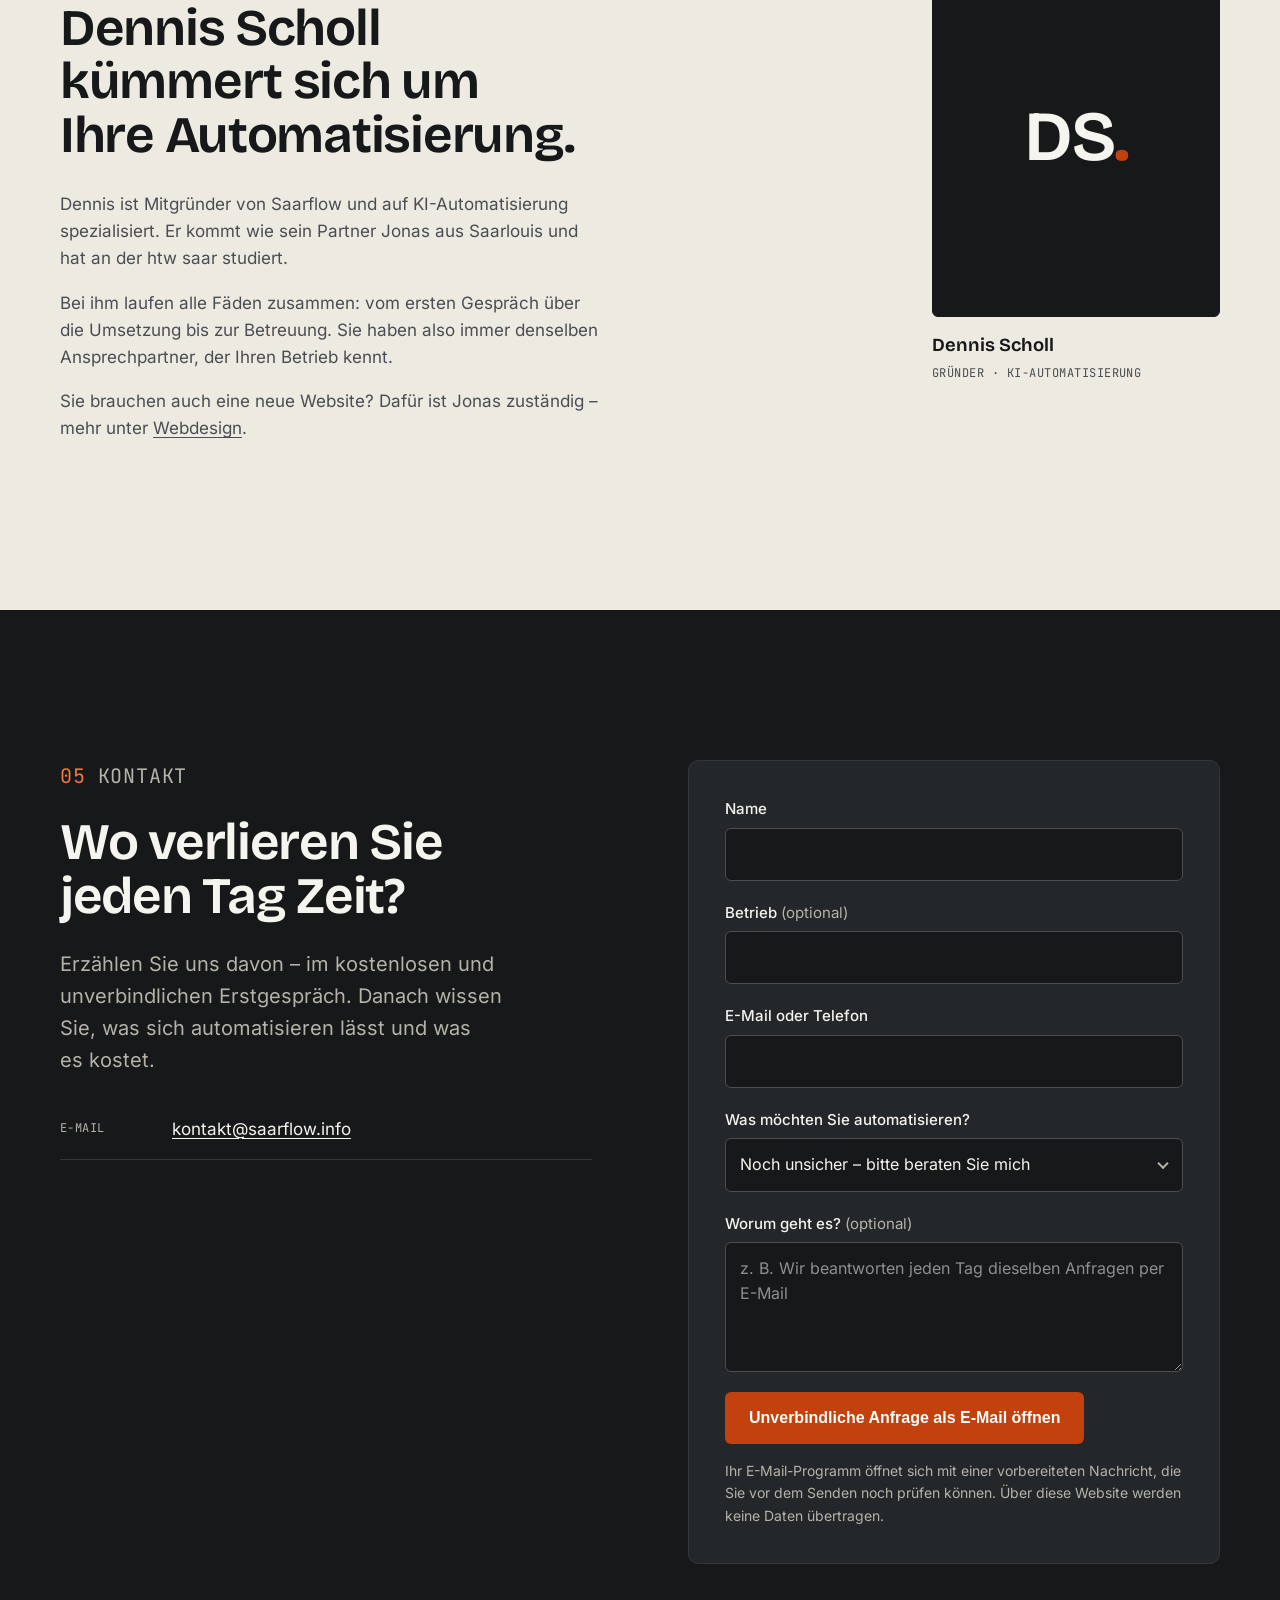
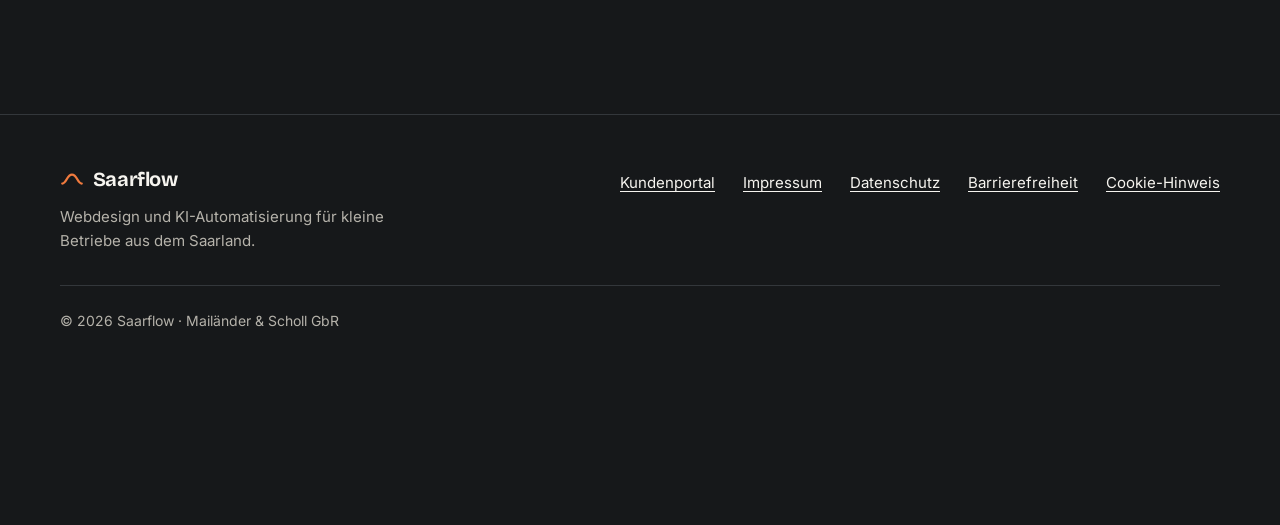
<file: ki-automatisierung.html>
<!doctype html>
<html lang="de">
<head>
  <meta charset="utf-8">
  <meta name="viewport" content="width=device-width, initial-scale=1">
  <title>KI-Automatisierung für kleine Betriebe – Saarflow</title>
  <meta name="description" content="Saarflow automatisiert wiederkehrende Büroaufgaben kleiner Betriebe mit KI: E-Mails, Terminanfragen, Angebote und Dokumente. Aus Saarlouis.">
  <meta name="theme-color" content="#F6F4EF">
  <link rel="preload" href="assets/fonts/bricolage-grotesque-latin-wght-normal.woff2" as="font" type="font/woff2" crossorigin>
  <link rel="preload" href="assets/fonts/inter-latin-wght-normal.woff2" as="font" type="font/woff2" crossorigin>
  <link rel="stylesheet" href="assets/css/style.css?v=22">
  <link rel="icon" href="assets/favicon.svg" type="image/svg+xml">
  <script>(function(d){d.classList.add('js');try{var a=JSON.parse(localStorage.getItem('sf-a11y')||'{}');if(a.font)d.classList.add('a11y-font-'+a.font);for(var k in a){if(k!=='font'&&a[k])d.classList.add('a11y-'+k)}}catch(e){}})(document.documentElement)</script>
</head>
<body>
  <a class="skip-link" href="#inhalt">Zum Inhalt springen</a>

  <header class="site-header">
    <div class="container header-inner">
      <a class="logo" href="./" aria-label="Saarflow – Startseite">
        <svg class="logo-mark" viewBox="0 0 32 32" aria-hidden="true"><path d="M3 22c6 0 6-12 13-12s7 12 13 12" fill="none" stroke="currentColor" stroke-width="3" stroke-linecap="round"/></svg>
        <span>Saarflow</span>
      </a>
      <button class="nav-toggle" aria-expanded="false" aria-controls="hauptnavigation">
        <span class="nav-toggle-bars" aria-hidden="true"></span>
        <span class="visually-hidden">Menü</span>
      </button>
      <nav id="hauptnavigation" class="main-nav" aria-label="Hauptnavigation">
        <ul class="nav-switch">
          <li><a href="index.html">Webdesign</a></li>
          <li><a href="ki-automatisierung.html" aria-current="page">KI-Automatisierung</a></li>
        </ul>
        <a class="btn btn-small btn-portal nav-portal" href="https://kundenportal.saarflow.info">Zum Kundenportal</a>
      </nav>
    </div>
  </header>

  <main id="inhalt">

    <!-- HERO -->
    <section class="hero" aria-labelledby="hero-title">
      <div class="container hero-grid">
        <div class="hero-copy">
          <p class="eyebrow">KI-Automatisierung für kleine Betriebe · Saarland</p>
          <h1 id="hero-title">Weniger Büro. Mehr Zeit für Ihren Betrieb.</h1>
          <p class="lead">Wir automatisieren wiederkehrende Aufgaben mit KI – von E-Mails über Terminanfragen bis zu Angeboten. Sie sagen uns, was Sie Zeit kostet. Wir bauen eine Lösung, die in Ihren Alltag passt.</p>
          <div class="hero-actions">
            <a class="btn btn-large" href="#kontakt">Kostenloses, unverbindliches Erstgespräch</a>
            <a class="text-link" href="#einsatz">Was wir automatisieren <span aria-hidden="true">↓</span></a>
          </div>
        </div>

        <!-- Ablauf-Mockup (HTML/CSS) -->
        <div class="hero-visual reveal" role="img" aria-label="Beispiel einer Automatisierung: Eine E-Mail mit einer Terminanfrage geht ein, die KI erkennt das Anliegen, schlägt einen freien Termin vor und legt einen Antwortentwurf zur Freigabe bereit.">
          <div class="flow" aria-hidden="true">
            <div class="flow-step">
              <span class="flow-icon"><svg viewBox="0 0 24 24"><rect x="3" y="5" width="18" height="14" rx="2"/><path d="m3 7 9 6 9-6"/></svg></span>
              <div><small>08:12 · Neue E-Mail</small><b>„Hätten Sie nächste Woche einen Termin für einen Ölwechsel?“</b></div>
            </div>
            <div class="flow-step">
              <span class="flow-icon flow-icon--ai"><svg viewBox="0 0 24 24"><path d="M12 3v3M12 18v3M3 12h3M18 12h3M6 6l2 2M16 16l2 2M18 6l-2 2M8 16l-2 2"/><circle cx="12" cy="12" r="3"/></svg></span>
              <div><small>KI erkennt</small><b>Terminanfrage · Werkstatt · Kunde bekannt</b></div>
            </div>
            <div class="flow-step">
              <span class="flow-icon"><svg viewBox="0 0 24 24"><rect x="3" y="5" width="18" height="16" rx="2"/><path d="M3 10h18M8 3v4M16 3v4"/></svg></span>
              <div><small>Kalender geprüft</small><b>Freier Termin: Dienstag, 14:00 Uhr</b></div>
            </div>
            <div class="flow-step flow-step--done">
              <span class="flow-icon flow-icon--done"><svg viewBox="0 0 24 24"><path d="m5 12 5 5 9-10"/></svg></span>
              <div><small>Bereit zur Freigabe</small><b>Antwort-Entwurf mit Terminvorschlag</b><span class="flow-btn">Prüfen &amp; senden</span></div>
            </div>
          </div>
        </div>
      </div>
    </section>

    <!-- 01 · EINSATZBEREICHE -->
    <section id="einsatz" class="section" aria-labelledby="einsatz-title">
      <div class="container">
        <div class="section-head">
          <p class="eyebrow"><span class="num">01</span> Was wir automatisieren</p>
          <h2 id="einsatz-title">Die Aufgaben, die jeden Tag Zeit fressen.</h2>
        </div>
        <ol class="uses">
          <li class="reveal">
            <h3><span class="online-num" aria-hidden="true">01</span>E-Mails und Anfragen</h3>
            <p>Die KI sortiert eingehende Nachrichten, beantwortet Standardfragen wie Öffnungszeiten oder Preise und legt Ihnen nur das vor, was wirklich Ihre Entscheidung braucht.</p>
          </li>
          <li class="reveal">
            <h3><span class="online-num" aria-hidden="true">02</span>Terminanfragen</h3>
            <p>Anfragen per E-Mail oder Website werden erkannt, mit Ihrem Kalender abgeglichen und mit einem passenden Terminvorschlag beantwortet.</p>
          </li>
          <li class="reveal">
            <h3><span class="online-num" aria-hidden="true">03</span>Angebote und Dokumente</h3>
            <p>Aus ein paar Stichpunkten entsteht ein Angebotsentwurf. Rechnungen und Belege werden ausgelesen, benannt und richtig abgelegt.</p>
          </li>
          <li class="reveal">
            <h3><span class="online-num" aria-hidden="true">04</span>Assistent auf Ihrer Website</h3>
            <p>Ein Chat beantwortet häufige Fragen Ihrer Kunden rund um die Uhr – und leitet alles Weitere an Sie weiter.</p>
          </li>
          <li class="reveal">
            <h3><span class="online-num" aria-hidden="true">05</span>Bewertungen und Social Media</h3>
            <p>Antwortvorschläge für Google-Bewertungen und Entwürfe für Beiträge – Sie müssen nur noch freigeben.</p>
          </li>
        </ol>
        <p class="uses-note">Ihr Ablauf ist nicht dabei? Fast jede Aufgabe, die sich regelmäßig wiederholt, lässt sich automatisieren. Erzählen Sie uns davon.</p>
      </div>
    </section>

    <!-- 02 · ABLAUF -->
    <section id="ablauf" class="section process" aria-labelledby="ablauf-title">
      <div class="container">
        <div class="section-head">
          <p class="eyebrow"><span class="num">02</span> So funktioniert's</p>
          <h2 id="ablauf-title">Von der Idee zur laufenden Automatisierung.</h2>
        </div>
        <ol class="steps">
          <li class="step reveal">
            <div class="step-num" aria-hidden="true">01</div>
            <div class="step-text">
              <h3>Unverbindliches Erstgespräch</h3>
              <p>Wir schauen gemeinsam auf Ihren Arbeitsalltag: Wo geht Zeit verloren, was wiederholt sich ständig, welche Programme nutzen Sie bereits?</p>
            </div>
          </li>
          <li class="step reveal">
            <div class="step-num" aria-hidden="true">02</div>
            <div class="step-text">
              <h3>Konzept und Angebot</h3>
              <p>Wir zeigen Ihnen, welche Automatisierung sich für Sie lohnt, und Sie bekommen ein unverbindliches Angebot. Sie entscheiden, womit wir anfangen.</p>
            </div>
          </li>
          <li class="step reveal">
            <div class="step-num" aria-hidden="true">03</div>
            <div class="step-text">
              <h3>Umsetzung und Test</h3>
              <p>Wir richten die Automatisierung ein und testen sie mit Ihren echten Abläufen, bis alles zuverlässig funktioniert.</p>
            </div>
          </li>
          <li class="step reveal">
            <div class="step-num" aria-hidden="true">04</div>
            <div class="step-text">
              <h3>Betreuung</h3>
              <p>Ändert sich etwas in Ihrem Betrieb, passen wir die Automatisierung an. Wünsche schicken Sie uns einfach über das Kundenportal.</p>
            </div>
          </li>
        </ol>
      </div>
    </section>

    <!-- 03 · GRUNDSÄTZE -->
    <section class="online" aria-labelledby="grundsatz-title">
      <div class="container">
        <p class="eyebrow eyebrow--light"><span class="num">03</span> Unsere Grundsätze</p>
        <h2 id="grundsatz-title" class="online-title">Die KI arbeitet zu. <span>Sie entscheiden.</span></h2>
        <ol class="online-points">
          <li class="reveal">
            <h3>Sie behalten die Kontrolle.</h3>
            <p>Wo es darauf ankommt, macht die KI Vorschläge – freigeben, ändern oder verwerfen können immer Sie. Nichts geht ungefragt an Ihre Kunden.</p>
          </li>
          <li class="reveal">
            <h3>Datenschutz von Anfang an.</h3>
            <p>Wir wählen KI-Dienste mit Blick auf die DSGVO aus, besprechen mit Ihnen, welche Daten verarbeitet werden, und setzen wo möglich auf Anbieter mit Servern in der EU.</p>
          </li>
          <li class="reveal">
            <h3>Klein anfangen, schnell spüren.</h3>
            <p>Wir starten mit der Aufgabe, die Sie am meisten Zeit kostet. So merken Sie schnell einen Unterschied – und entscheiden dann, wie es weitergeht.</p>
          </li>
        </ol>
      </div>
    </section>

    <!-- 04 · ANSPRECHPARTNER -->
    <section id="ansprechpartner" class="section about" aria-labelledby="ap-title">
      <div class="container about-grid">
        <div class="about-copy reveal">
          <p class="eyebrow"><span class="num">04</span> Ihr Ansprechpartner</p>
          <h2 id="ap-title">Dennis Scholl kümmert sich um Ihre Automatisierung.</h2>
          <p>Dennis ist Mitgründer von Saarflow und auf KI-Automatisierung spezialisiert. Er kommt wie sein Partner Jonas aus Saarlouis und hat an der htw saar studiert.</p>
          <p>Bei ihm laufen alle Fäden zusammen: vom ersten Gespräch über die Umsetzung bis zur Betreuung. Sie haben also immer denselben Ansprechpartner, der Ihren Betrieb kennt.</p>
          <p>Sie brauchen auch eine neue Website? Dafür ist Jonas zuständig – mehr unter <a href="index.html">Webdesign</a>.</p>
        </div>
        <div class="about-visual reveal">
          <ul class="founders founders--single">
            <li class="founder">
              <div class="founder-photo" aria-hidden="true"><span>DS</span></div>
              <p class="founder-name">Dennis Scholl</p>
              <p class="founder-role">Gründer · KI-Automatisierung</p>
            </li>
          </ul>
        </div>
      </div>
    </section>

    <!-- 05 · KONTAKT -->
    <section id="kontakt" class="section contact" aria-labelledby="kontakt-title">
      <div class="container contact-grid">
        <div class="contact-copy">
          <p class="eyebrow eyebrow--light"><span class="num">05</span> Kontakt</p>
          <h2 id="kontakt-title">Wo verlieren Sie jeden Tag Zeit?</h2>
          <p>Erzählen Sie uns davon – im kostenlosen und unverbindlichen Erstgespräch. Danach wissen Sie, was sich automatisieren lässt und was es kostet.</p>
          <dl class="contact-data">
            <div><dt>E-Mail</dt><dd><a href="mailto:kontakt@saarflow.info">kontakt@saarflow.info</a></dd></div>
          </dl>
        </div>

        <!-- Formular öffnet das E-Mail-Programm des Besuchers (mailto). -->
        <form class="contact-form" action="mailto:kontakt@saarflow.info" novalidate data-contact-form data-topic="KI-Automatisierung" data-mailto="kontakt@saarflow.info">
          <div class="field">
            <label for="name">Name</label>
            <input id="name" type="text" autocomplete="name" required>
          </div>
          <div class="field">
            <label for="betrieb">Betrieb <span class="optional">(optional)</span></label>
            <input id="betrieb" type="text" autocomplete="organization">
          </div>
          <div class="field">
            <label for="email">E-Mail oder Telefon</label>
            <input id="email" type="text" autocomplete="email" required>
          </div>
          <div class="field">
            <label for="paket">Was möchten Sie automatisieren?</label>
            <div class="select-wrap">
              <select id="paket">
                <option value="">Noch unsicher – bitte beraten Sie mich</option>
                <option value="E-Mails">E-Mails und Anfragen</option>
                <option value="Termine">Terminanfragen</option>
                <option value="Dokumente">Angebote und Dokumente</option>
                <option value="Website-Assistent">Assistent auf der Website</option>
                <option value="Bewertungen">Bewertungen und Social Media</option>
                <option value="Sonstiges">Etwas anderes</option>
              </select>
            </div>
          </div>
          <div class="field">
            <label for="nachricht">Worum geht es? <span class="optional">(optional)</span></label>
            <textarea id="nachricht" rows="4" placeholder="z. B. Wir beantworten jeden Tag dieselben Anfragen per E-Mail"></textarea>
          </div>
          <button class="btn btn-light" type="submit">Unverbindliche Anfrage als E-Mail öffnen</button>
          <p class="form-hint">Ihr E-Mail-Programm öffnet sich mit einer vorbereiteten Nachricht, die Sie vor dem Senden noch prüfen können. Über diese Website werden keine Daten übertragen.</p>
          <p class="form-status" role="status" aria-live="polite"></p>
        </form>
      </div>
    </section>
  </main>

  <footer class="site-footer">
    <div class="container footer-inner">
      <div class="footer-brand">
        <p class="logo logo--small"><svg class="logo-mark" viewBox="0 0 32 32" aria-hidden="true"><path d="M3 22c6 0 6-12 13-12s7 12 13 12" fill="none" stroke="currentColor" stroke-width="3" stroke-linecap="round"/></svg> Saarflow</p>
        <p class="footer-claim">Webdesign und KI-Automatisierung für kleine Betriebe aus dem Saarland.</p>
      </div>
      <nav aria-label="Rechtliches">
        <ul>
          <li><a href="https://kundenportal.saarflow.info">Kundenportal</a></li>
          <li><a href="impressum.html">Impressum</a></li>
          <li><a href="datenschutz.html">Datenschutz</a></li>
          <li><a href="barrierefreiheit.html">Barrierefreiheit</a></li>
          <li><button type="button" class="link-btn" data-cookie-settings>Cookie-Hinweis</button></li>
        </ul>
      </nav>
      <p class="copyright">© 2026 Saarflow · Mailänder &amp; Scholl GbR</p>
    </div>
  </footer>

  <script src="assets/js/main.js?v=22" defer></script>
</body>
</html>
</file>
<file: assets/css/style.css>
/* ==========================================================================
   Saarflow – Stylesheet
   Designrichtung „Industrie-Präzision“: warmes Off-White, Graphit, ein Akzent.
   ========================================================================== */

@font-face {
  font-family: "Bricolage Grotesque";
  src: url("../fonts/bricolage-grotesque-latin-wght-normal.woff2") format("woff2-variations");
  font-weight: 200 800;
  font-display: swap;
}
@font-face {
  font-family: "Inter";
  src: url("../fonts/inter-latin-wght-normal.woff2") format("woff2-variations");
  font-weight: 100 900;
  font-display: swap;
}
@font-face {
  font-family: "JetBrains Mono";
  src: url("../fonts/jetbrains-mono-latin-400-normal.woff2") format("woff2");
  font-weight: 400;
  font-display: swap;
}

:root {
  /* Farben */
  --paper: #F6F4EF;
  --paper-2: #EDEAE2;
  --ink: #16181A;
  --ink-2: #4A4E52;          /* Fließtext sekundär, 7.6:1 auf --paper */
  --line: #D6D2C8;
  --accent: #C2410C;          /* Hochofen-Orange, 4.9:1 auf --paper, 5.2:1 mit Weiß */
  --accent-soft: #F3E1D6;
  --dark: #16181A;
  --dark-2: #24272A;
  --on-dark: #F6F4EF;
  --on-dark-2: #B5B2AA;
  --accent-on-dark: #F07A3E;  /* 6.1:1 auf --dark */

  /* Typografie */
  --f-display: "Bricolage Grotesque", "Arial Narrow", system-ui, sans-serif;
  --f-text: "Inter", system-ui, -apple-system, "Segoe UI", sans-serif;
  --f-mono: "JetBrains Mono", ui-monospace, "SFMono-Regular", Menlo, monospace;

  --fs-h1: clamp(2.35rem, 1.4rem + 4.2vw, 4.6rem);
  --fs-h2: clamp(1.85rem, 1.3rem + 2.4vw, 3.2rem);
  --fs-h3: clamp(1.2rem, 1.1rem + .4vw, 1.4rem);
  --fs-lead: clamp(1.08rem, 1rem + .35vw, 1.25rem);

  /* Abstände */
  --gutter: clamp(1rem, .5rem + 2.5vw, 2.5rem);
  --section: clamp(5rem, 3rem + 8vw, 10rem);
  --radius: 6px;
  --max: 1240px;
}

/* ---------- Basis ---------- */
*, *::before, *::after { box-sizing: border-box; }
html { -webkit-text-size-adjust: 100%; scroll-behavior: smooth; scroll-padding-top: 5rem; }
body {
  margin: 0;
  background: var(--paper);
  color: var(--ink);
  font-family: var(--f-text);
  font-size: 1.0625rem;
  line-height: 1.6;
  -webkit-font-smoothing: antialiased;
  text-rendering: optimizeLegibility;
}
h1, h2, h3 { font-family: var(--f-display); font-weight: 650; line-height: 1.05; letter-spacing: -0.025em; margin: 0; text-wrap: balance; }
h1 { font-size: var(--fs-h1); }
h2 { font-size: var(--fs-h2); }
h3 { font-size: var(--fs-h3); letter-spacing: -0.01em; line-height: 1.2; }
p { margin: 0 0 1em; text-wrap: pretty; }
ul, ol { margin: 0; padding: 0; list-style: none; }
a { color: inherit; text-decoration-thickness: 1px; text-underline-offset: .2em; }
a:hover { color: var(--accent); }
img, svg { display: block; max-width: 100%; }

:focus-visible { outline: 3px solid var(--accent); outline-offset: 3px; border-radius: 2px; }

.container { width: 100%; max-width: var(--max); margin-inline: auto; padding-inline: var(--gutter); }
.visually-hidden { position: absolute !important; width: 1px; height: 1px; overflow: hidden; clip: rect(0 0 0 0); white-space: nowrap; }

.skip-link { position: absolute; left: 1rem; top: -4rem; z-index: 100; background: var(--ink); color: var(--paper); padding: .75rem 1rem; border-radius: var(--radius); }
.skip-link:focus { top: 1rem; color: var(--paper); }

/* Platzhalter-Markierung: bewusst sichtbar, bis echte Inhalte vorliegen */
.ph {
  background: var(--accent-soft);
  color: inherit;
  outline: 1.5px dashed var(--accent);
  outline-offset: 1px;
  border-radius: 2px;
  padding: 0 .2em;
}
.ph--dark { background: rgba(240, 122, 62, .14); outline-color: var(--accent-on-dark); color: var(--on-dark); }

/* ---------- Bausteine ---------- */
.eyebrow {
  font-family: var(--f-mono);
  font-size: .8125rem;
  letter-spacing: .04em;
  text-transform: uppercase;
  color: var(--ink-2);
  margin-bottom: 1.5rem;
  display: flex; align-items: center; gap: .75rem;
}
.eyebrow .num { color: var(--accent); }
.eyebrow--light { color: var(--on-dark-2); }
.eyebrow--light .num { color: var(--accent-on-dark); }

.btn {
  display: inline-flex; align-items: center; justify-content: center;
  min-height: 3.25rem;
  padding: .9rem 1.5rem;
  background: var(--accent);
  color: #fff;
  font-weight: 600;
  font-size: 1rem;
  line-height: 1.2;
  text-align: center;
  text-decoration: none;
  border: 0;
  border-radius: var(--radius);
  cursor: pointer;
  transition: background-color .2s ease, transform .2s ease;
}
.btn:hover { background: #A3360A; color: #fff; }
.btn:active { transform: translateY(1px); }
.btn-small { min-height: 2.75rem; padding: .6rem 1rem; font-size: .9375rem; }
.btn-large { min-height: 3.75rem; padding: 1.05rem 1.9rem; font-size: 1.0625rem; }
.btn-portal { gap: .6rem; }
.btn-outline { background: transparent; color: var(--ink); box-shadow: inset 0 0 0 1.5px var(--ink); }
.btn-outline:hover { background: var(--ink); color: var(--paper); }
.btn-light:focus-visible { outline-color: var(--accent-on-dark); }

.text-link { font-weight: 600; text-decoration: none; border-bottom: 1px solid currentColor; padding-block: .25rem; }

.section { padding-block: var(--section); border-top: 1px solid var(--line); }
.section-head { max-width: 52rem; margin-bottom: clamp(3rem, 2rem + 4vw, 5.5rem); }

/* ---------- Header ---------- */
.site-header {
  position: sticky; top: 0; z-index: 50;
  background: rgba(246, 244, 239, .94);
  border-bottom: 1px solid transparent;
  transition: border-color .2s ease;
}
.site-header.is-scrolled { border-bottom-color: var(--line); }
.header-inner { display: flex; align-items: center; justify-content: space-between; min-height: 4.5rem; }
.logo { display: inline-flex; align-items: center; gap: .55rem; font-family: var(--f-display); font-weight: 700; font-size: 1.35rem; letter-spacing: -0.02em; text-decoration: none; margin: 0; }
.logo-mark { width: 1.75rem; height: 1.75rem; color: var(--accent); }

.nav-toggle {
  display: inline-flex; align-items: center; justify-content: center;
  width: 2.75rem; height: 2.75rem;
  background: none; border: 1px solid var(--line); border-radius: var(--radius); cursor: pointer; color: var(--ink);
}
.nav-toggle-bars, .nav-toggle-bars::before, .nav-toggle-bars::after { display: block; width: 18px; height: 2px; background: currentColor; position: relative; transition: transform .2s ease; }
.nav-toggle-bars::before, .nav-toggle-bars::after { content: ""; position: absolute; left: 0; }
.nav-toggle-bars::before { top: -6px; }
.nav-toggle-bars::after { top: 6px; }
.nav-toggle[aria-expanded="true"] .nav-toggle-bars { background: transparent; }
.nav-toggle[aria-expanded="true"] .nav-toggle-bars::before { transform: translateY(6px) rotate(45deg); }
.nav-toggle[aria-expanded="true"] .nav-toggle-bars::after { transform: translateY(-6px) rotate(-45deg); }

.main-nav { display: none; position: absolute; left: 0; right: 0; top: 100%; background: var(--paper); border-bottom: 1px solid var(--line); padding: 1rem var(--gutter) 1.5rem; }
.main-nav.is-open { display: block; }
.main-nav ul { display: flex; flex-direction: column; gap: .25rem; }
.main-nav a:not(.btn) { display: block; padding: .75rem 0; text-decoration: none; font-weight: 500; }
.main-nav .btn { margin-top: .5rem; width: 100%; }
.main-nav a[aria-current="page"] { color: var(--ink); font-weight: 650; box-shadow: inset 3px 0 0 var(--accent); padding-left: .85rem; }
.js .main-nav:not(.is-open) { display: none; }
html:not(.js) .main-nav { display: block; position: static; padding: 0; border: 0; }
html:not(.js) .nav-toggle { display: none; }

@media (min-width: 760px) {
  .nav-toggle { display: none; }
  .main-nav, .js .main-nav:not(.is-open) { display: block; position: static; padding: 0; border: 0; background: none; }
  .main-nav ul { flex-direction: row; align-items: center; gap: 1.75rem; }
  .main-nav a:not(.btn) { padding: .5rem 0; font-size: .9375rem; }
  .main-nav a[aria-current="page"] { box-shadow: inset 0 -2px 0 var(--accent); padding-left: 0; }
  .main-nav .btn { margin: 0; width: auto; }
}

/* ---------- Hero ---------- */
.hero { padding-block: clamp(3rem, 2rem + 5vw, 7rem) var(--section); }
.hero-grid { display: grid; gap: clamp(3rem, 2rem + 4vw, 5rem); }
.hero h1 { max-width: 15ch; }
.hero h1::after { content: ""; display: block; width: 3.5rem; height: 4px; background: var(--accent); margin-top: 1.75rem; }
.lead { font-size: var(--fs-lead); color: var(--ink-2); max-width: 36rem; margin-top: 1.75rem; }
.hero-actions { display: flex; flex-wrap: wrap; align-items: center; gap: 1rem 2rem; margin-top: 2.25rem; }
.hero-actions .btn { width: 100%; }
.hero-sub { margin: 1.5rem 0 0; display: flex; flex-wrap: wrap; gap: .75rem 2rem; }
@media (min-width: 520px) { .hero-actions .btn { width: auto; } }

.facts { display: grid; grid-template-columns: repeat(3, auto); justify-content: start; gap: 1.25rem clamp(1.25rem, 3vw, 2.25rem); margin: 3rem 0 0; padding-top: 1.5rem; border-top: 1px solid var(--line); }
@media (max-width: 479px) { .facts { grid-template-columns: repeat(2, auto); } }
.facts dt { font-family: var(--f-mono); font-size: .75rem; text-transform: uppercase; letter-spacing: .04em; color: var(--ink-2); }
.facts dd { margin: .25rem 0 0; font-family: var(--f-display); font-size: clamp(1.1rem, 1rem + .45vw, 1.35rem); font-weight: 600; white-space: nowrap; }

@media (min-width: 1024px) {
  .hero-grid { grid-template-columns: 5fr 6fr; align-items: center; }
}

/* ---------- Produkt-Mockup ---------- */
.hero-visual { position: relative; padding-bottom: 2.5rem; }
.mock-editor {
  background: #fff;
  border: 1px solid var(--line);
  border-radius: 10px;
  box-shadow: 0 1px 0 rgba(0,0,0,.03), 0 30px 60px -30px rgba(22, 24, 26, .25);
  overflow: hidden;
  font-size: .8125rem;
}
.mock-bar { display: flex; align-items: center; gap: 6px; padding: .65rem .9rem; border-bottom: 1px solid #ECE9E2; background: #FAF9F6; }
.mock-bar span { width: 9px; height: 9px; border-radius: 50%; background: #DDD9D0; }
.mock-bar em { font-style: normal; font-family: var(--f-mono); font-size: .6875rem; color: #6B6F73; margin-left: .75rem; }
.mock-body { display: grid; grid-template-columns: 1fr; }
.mock-side { display: none; border-right: 1px solid #ECE9E2; padding: 1rem; background: #FAF9F6; }
.mock-side b { display: block; font-family: var(--f-display); font-size: .95rem; margin-bottom: .9rem; }
.mock-side li { padding: .4rem .55rem; border-radius: 4px; color: #55595D; }
.mock-side li.is-active { background: var(--accent-soft); color: var(--ink); font-weight: 600; box-shadow: inset 2px 0 0 var(--accent); }
.mock-main { padding: 1.1rem 1.1rem 1.25rem; }
.mock-label { font-family: var(--f-display); font-weight: 650; font-size: 1.05rem; margin-bottom: .9rem; }
.mock-msg { max-width: 88%; padding: .7rem .85rem .6rem; border-radius: 8px; margin-bottom: .75rem; font-size: .8125rem; line-height: 1.45; }
.mock-msg p { margin: 0 0 .35rem; }
.mock-msg small { display: block; font-size: .6875rem; color: #5A5E62; }
.mock-msg--in { background: var(--paper-2); color: var(--ink); }
.mock-msg--out { margin-left: auto; background: var(--ink); color: var(--paper); }
.mock-msg--out small { color: var(--on-dark-2); }
.mock-file { display: inline-flex; align-items: center; gap: .35rem; margin: .1rem 0 .45rem; padding: .25rem .5rem; background: #fff; border: 1px solid #E2DED5; border-radius: 4px; font-family: var(--f-mono); font-size: .6875rem; }
.mock-file::before { content: ""; width: 8px; height: 10px; border: 1.5px solid var(--accent); border-radius: 1px; }
.mock-save { display: flex; align-items: center; justify-content: space-between; gap: .75rem; margin-top: 1rem; padding-top: .9rem; border-top: 1px solid #ECE9E2; }
.mock-status { font-size: .75rem; color: #55595D; display: flex; align-items: center; gap: .4rem; }
.mock-status::before { content: ""; width: 7px; height: 7px; border-radius: 50%; background: #2F9E44; }
.mock-btn { background: var(--ink); color: #fff; padding: .45rem .8rem; border-radius: 4px; font-weight: 600; font-size: .75rem; }

.mock-phone {
  position: absolute; right: 0; bottom: 0;
  width: 132px;
  background: var(--paper);
  border: 5px solid var(--ink);
  border-radius: 22px;
  padding: 1.1rem .55rem .65rem;
  font-size: .625rem;
  box-shadow: 0 30px 50px -25px rgba(22, 24, 26, .4);
}
.phone-notch { position: absolute; top: 5px; left: 50%; transform: translateX(-50%); width: 34px; height: 5px; border-radius: 4px; background: var(--ink); }
.phone-hero { background: var(--ink); color: var(--paper); border-radius: 8px; padding: .7rem .55rem; }
.phone-hero b { display: block; font-family: var(--f-display); font-size: .8rem; line-height: 1.1; }
.phone-hero small { color: var(--on-dark-2); font-size: .55rem; }
.phone-card { margin-top: .45rem; border: 1px solid var(--accent); background: #fff; border-radius: 6px; padding: .4rem .5rem; }
.phone-card small { display: block; color: var(--accent); font-weight: 600; font-size: .55rem; }
.phone-card b { font-family: var(--f-mono); font-size: .7rem; font-weight: 400; }
.phone-lines { margin: .55rem 0; display: grid; gap: 4px; }
.phone-lines i { display: block; height: 5px; background: var(--paper-2); border-radius: 3px; }
.phone-lines i.short { width: 60%; }
.phone-cta { background: var(--accent); color: #fff; text-align: center; border-radius: 5px; padding: .35rem; font-weight: 600; }

@media (max-width: 559px) {
  .hero-visual { padding-bottom: 0; }
  .mock-phone { position: relative; margin: -1.25rem 1rem 0 auto; }
}
@media (min-width: 560px) {
  .mock-body { grid-template-columns: 9.5rem 1fr; }
  .mock-side { display: block; }
  .hero-visual { padding: 0 0 3.5rem 3rem; }
  .mock-phone { width: 150px; right: auto; left: 0; }
}
@media (min-width: 1024px) {
  .hero-visual { padding: 0 0 3.5rem 3rem; }
}


/* ---------- Online-Präsenz ---------- */
.online { background: var(--dark); color: var(--on-dark); padding-block: var(--section); }
.online-title { font-size: clamp(2.6rem, 1.3rem + 5.6vw, 6.25rem); line-height: .98; letter-spacing: -0.035em; max-width: 15ch; }
.online-title span { color: var(--accent-on-dark); }
.online-lead { font-size: clamp(1.15rem, 1rem + .7vw, 1.6rem); line-height: 1.5; color: var(--on-dark-2); max-width: 42rem; margin: clamp(1.75rem, 1rem + 2vw, 2.75rem) 0 0; }
.online-points { margin-top: clamp(3.5rem, 2rem + 5vw, 7rem); border-top: 1px solid #33373B; }
.online-points li { display: grid; gap: .75rem; padding-block: clamp(1.75rem, 1rem + 2vw, 2.75rem); border-bottom: 1px solid #33373B; }
.online-points h3 { font-size: clamp(1.9rem, 1.3rem + 2.6vw, 3.4rem); line-height: 1.05; letter-spacing: -0.025em; display: flex; align-items: baseline; gap: 1rem; }
.online-num { font-family: var(--f-mono); font-weight: 400; font-size: .8125rem; letter-spacing: .04em; color: var(--accent-on-dark); flex: none; transform: translateY(-.35em); }
.online-points p { margin: 0; color: var(--on-dark-2); font-size: clamp(1rem, .95rem + .3vw, 1.15rem); max-width: 36rem; }
@media (min-width: 960px) { .online-points li { grid-template-columns: 6fr 5fr; gap: 4rem; align-items: center; } }
.a11y-contrast .online-points li, .a11y-contrast .online-points { border-color: #6B6760; }

/* ---------- Warum Saarflow (stressfrei) ---------- */
.why-intro { margin-bottom: clamp(2.5rem, 2rem + 3vw, 4rem); }
.why-head h2 { max-width: 20ch; }

.split { display: grid; gap: 1rem; }
.split > div { border-radius: 10px; padding: clamp(1.5rem, 1rem + 2.5vw, 3rem); }
.split-you { background: #fff; border: 1px solid var(--line); display: flex; flex-direction: column; }
.split-us { background: var(--ink); color: var(--on-dark); }
.split-label { font-family: var(--f-mono); font-size: .8125rem; text-transform: uppercase; letter-spacing: .04em; color: var(--ink-2); margin: 0 0 1.25rem; display: flex; align-items: center; gap: .6rem; }
.split-label::before { content: ""; width: .55rem; height: .55rem; border-radius: 50%; background: var(--accent); }
.split-us .split-label { color: var(--on-dark-2); }
.split-us .split-label::before { background: var(--accent-on-dark); }
.split-big { font-family: var(--f-display); font-weight: 650; font-size: clamp(1.9rem, 1.4rem + 2.2vw, 3rem); line-height: 1.05; letter-spacing: -0.025em; margin: 0; max-width: 12ch; }
.split-small { margin: auto 0 0; padding-top: 2rem; color: var(--ink-2); max-width: 22rem; }
.split-list { display: grid; margin-top: 2rem; border-top: 1px solid #33373B; }
.split-list li { position: relative; padding: .8rem 0 .8rem 2rem; border-bottom: 1px solid #33373B; }
.split-list li::before { content: ""; position: absolute; left: .2rem; top: 1.05rem; width: .45rem; height: .8rem; border-right: 2px solid var(--accent-on-dark); border-bottom: 2px solid var(--accent-on-dark); transform: rotate(45deg); }
@media (min-width: 700px) { .split-list { grid-template-columns: 1fr 1fr; column-gap: 2.5rem; } }
@media (min-width: 960px) { .split { grid-template-columns: 4fr 8fr; } }

.why-close { margin-top: clamp(3rem, 2rem + 4vw, 5rem); display: grid; gap: 1.25rem; }
.why-statement { font-family: var(--f-display); font-weight: 650; font-size: clamp(1.6rem, 1.2rem + 2vw, 2.6rem); line-height: 1.15; letter-spacing: -0.02em; margin: 0; }
.why-statement::before { content: ""; display: block; width: 3.5rem; height: 4px; background: var(--accent); margin-bottom: 1.5rem; }
@media (min-width: 960px) { .why-close { grid-template-columns: 7fr 5fr; gap: 5rem; align-items: end; } }

/* ---------- Ablauf ---------- */
.steps { position: relative; counter-reset: step; }
.steps::before { content: ""; position: absolute; left: 1.375rem; top: .5rem; bottom: .5rem; width: 1px; background: var(--line); }
.step { position: relative; display: grid; grid-template-columns: 2.75rem 1fr; column-gap: 1.25rem; padding-bottom: 3.5rem; }
.step:last-child { padding-bottom: 0; }
.step-num {
  grid-row: 1 / span 2;
  width: 2.75rem; height: 2.75rem;
  display: grid; place-items: center;
  font-family: var(--f-mono); font-size: .8125rem;
  background: var(--paper); border: 1px solid var(--ink); border-radius: 50%;
  position: relative; z-index: 1;
}
.step.is-visible .step-num { background: var(--ink); color: var(--paper); transition: background-color .4s ease .2s, color .4s ease .2s; }
.step-text h3 { margin: .45rem 0 .75rem; }
.step-text p { color: var(--ink-2); max-width: 34rem; }
@media (min-width: 900px) {
  .steps::before { left: 1.75rem; }
  .step { grid-template-columns: 3.5rem 1fr; column-gap: clamp(2rem, 4vw, 4rem); padding-bottom: 4rem; align-items: start; }
  .step-num { width: 3.5rem; height: 3.5rem; font-size: .875rem; }
  .step-text { display: grid; grid-template-columns: 5fr 7fr; column-gap: clamp(2rem, 4vw, 4rem); align-items: start; }
  .step-text h3 { margin-top: .9rem; }
  .step-text p { margin-top: .75rem; }
}

/* Zusatzleistung Fotos */
.extra { margin-top: clamp(4rem, 3rem + 4vw, 6rem); padding: clamp(1.5rem, 1rem + 2.5vw, 3rem); background: #fff; border: 1px solid var(--line); border-left: 4px solid var(--accent); border-radius: var(--radius); }
.extra .eyebrow { margin-bottom: 1rem; color: var(--accent); }
.extra-body { display: grid; gap: 1.25rem; }
.extra h3 { font-size: clamp(1.4rem, 1.1rem + 1.2vw, 2rem); line-height: 1.15; }
.extra-body p { color: var(--ink-2); max-width: 40rem; }
.extra-body p:last-child { margin-bottom: 0; }
@media (min-width: 900px) { .extra-body { grid-template-columns: 5fr 7fr; column-gap: clamp(2rem, 4vw, 4rem); } }

/* ---------- Preise ---------- */
.plans { display: grid; gap: 1.5rem; }
.plan { display: flex; flex-direction: column; background: #fff; border: 1px solid var(--line); border-top: 4px solid var(--line); border-radius: var(--radius); padding: clamp(1.5rem, 1rem + 2vw, 2.5rem); }
.plan--premium { border-top-color: var(--accent); }
.plan-head { padding-bottom: 1.5rem; margin-bottom: 1.5rem; border-bottom: 1px solid var(--line); }
.plan h3 { font-family: var(--f-mono); font-weight: 400; font-size: .8125rem; text-transform: uppercase; letter-spacing: .04em; color: var(--ink-2); }
.plan--premium h3 { color: var(--accent); }
.plan-price { margin: .75rem 0 .75rem; display: flex; flex-wrap: wrap; align-items: baseline; gap: .25rem .6rem; }
.plan-price .amount { font-family: var(--f-display); font-weight: 650; font-size: clamp(2.4rem, 1.8rem + 2.4vw, 3.4rem); letter-spacing: -0.03em; line-height: 1; }
.plan-price .unit { color: var(--ink-2); font-size: .9375rem; }
.plan-monthly { display: flex; flex-wrap: wrap; align-items: baseline; gap: .15rem .6rem; margin: 0 0 1.25rem; padding: .75rem 1rem; background: var(--accent-soft); border-left: 3px solid var(--accent); border-radius: 0 var(--radius) var(--radius) 0; color: var(--ink); font-size: .9375rem; line-height: 1.4; }
.plan-monthly { flex-direction: column; align-items: flex-start; }
.plan-monthly .plus { font-family: var(--f-display); font-weight: 650; font-size: 1.5rem; letter-spacing: -0.02em; white-space: nowrap; }
.plan-monthly .per { font-size: 1.05rem; font-weight: 600; }
.plan-monthly .what { color: var(--ink-2); }
.plan-for { color: var(--ink-2); margin: 0; }
.plan-list { flex: 1; margin-bottom: 2rem; }
.plan-list li { position: relative; padding: .6rem 0 .6rem 1.75rem; }
.plan-list li strong { font-weight: 600; }
.plan-list li::before { content: "→"; position: absolute; left: 0; color: var(--accent); font-family: var(--f-mono); }
.plan-option { color: var(--ink-2); }
.plan-option::before { content: "+" !important; }
.plan .btn { align-self: flex-start; }
@media (min-width: 768px) { .plans { grid-template-columns: 1fr 1fr; } }

.plan-common { margin-top: 1.5rem; padding: clamp(1.5rem, 1rem + 2vw, 2.5rem); background: var(--ink); color: var(--on-dark); border-radius: var(--radius); }
.plan-common h3 { font-size: 1.25rem; margin-bottom: 1.5rem; }
.plan-common dl { margin: 0; display: grid; gap: 1.25rem; }
.plan-common dt { font-family: var(--f-mono); font-size: .75rem; text-transform: uppercase; letter-spacing: .04em; color: var(--accent-on-dark); margin-bottom: .35rem; }
.plan-common dd { margin: 0; color: var(--on-dark-2); }
.plan-common dd strong { color: var(--on-dark); }
.plan-note { margin: 1.75rem 0 0; font-size: .875rem; }
.plan-note a { color: var(--on-dark); font-weight: 600; }
.plan-note .ph { background: rgba(240, 122, 62, .14); outline-color: var(--accent-on-dark); color: var(--on-dark); }
@media (min-width: 700px) { .plan-common dl { grid-template-columns: repeat(2, 1fr); gap: 1.75rem 3rem; } }

/* ---------- Über uns / Vertrauen ---------- */
.about { background: var(--paper-2); }
.about-grid { display: grid; gap: 3rem; align-items: center; }
.about-copy h2 { margin-bottom: 1.75rem; max-width: 16ch; }
.about-copy p:not(.eyebrow) { color: var(--ink-2); max-width: 34rem; }
@media (min-width: 900px) { .about-grid { grid-template-columns: 1fr 1fr; gap: 5rem; align-items: start; } }

/* Gründer */
.about-visual { width: 100%; }
.founders { display: grid; grid-template-columns: 1fr 1fr; gap: 1rem; }
.founder-photo { aspect-ratio: 4 / 5; display: grid; place-items: center; background: var(--paper); border: 1px solid var(--line); border-radius: var(--radius); margin-bottom: .9rem; }
.founder:last-child .founder-photo { background: var(--ink); border-color: var(--ink); }
.founder-photo span { font-family: var(--f-display); font-weight: 650; font-size: clamp(2.5rem, 2rem + 3vw, 4.5rem); letter-spacing: -0.03em; color: var(--ink); }
.founder:last-child .founder-photo span { color: var(--paper); }
.founder-photo span::after { content: "."; color: var(--accent); }
.founder-name { font-family: var(--f-display); font-weight: 650; font-size: 1.15rem; margin: 0; }
.founder-role { font-family: var(--f-mono); font-size: .75rem; text-transform: uppercase; letter-spacing: .04em; color: var(--ink-2); margin: .2rem 0 0; }

/* Erste Kunden / freie Plätze */
.first-clients { display: grid; gap: 2.5rem; margin-top: clamp(4rem, 3rem + 4vw, 6rem); padding-top: clamp(2.5rem, 2rem + 2vw, 4rem); border-top: 1px solid var(--line); }
.first-copy .eyebrow { margin-bottom: 1rem; }
.first-copy h3 { font-size: clamp(1.4rem, 1.1rem + 1.2vw, 2rem); line-height: 1.15; margin-bottom: 1rem; max-width: 18ch; }
.first-copy p { color: var(--ink-2); max-width: 30rem; }
.slots-label { font-family: var(--f-mono); font-size: .8125rem; text-transform: uppercase; letter-spacing: .04em; color: var(--ink-2); }
.first-slots ul { display: grid; grid-template-columns: repeat(2, 1fr); gap: .75rem; margin-top: 1.25rem; }
.slot { height: 4.5rem; display: grid; place-items: center; border: 1.5px dashed #B9B4A8; border-radius: var(--radius); font-family: var(--f-mono); font-size: .75rem; color: var(--ink-2); }
.slot--you { border-color: var(--accent); background: var(--accent-soft); color: var(--ink); font-weight: 600; }
@media (min-width: 640px) { .first-slots ul { grid-template-columns: repeat(3, 1fr); } }
@media (min-width: 960px) { .first-clients { grid-template-columns: 5fr 7fr; gap: 5rem; align-items: start; } }

/* ---------- Kontakt ---------- */
.contact { background: var(--dark); color: var(--on-dark); border-top: 0; }
.contact a:hover { color: var(--accent-on-dark); }
.contact-grid { display: grid; gap: 3.5rem; }
.contact-copy h2 { max-width: 14ch; margin-bottom: 1.5rem; }
.contact-copy > p { color: var(--on-dark-2); max-width: 30rem; font-size: var(--fs-lead); }
.contact-data { margin: 2.5rem 0 0; display: grid; gap: 1rem; }
.contact-data div { display: grid; grid-template-columns: 6rem 1fr; gap: 1rem; padding-bottom: 1rem; border-bottom: 1px solid #33373B; }
.contact-data dt { font-family: var(--f-mono); font-size: .75rem; text-transform: uppercase; letter-spacing: .04em; color: var(--on-dark-2); padding-top: .2rem; }
.contact-data dd { margin: 0; }

.contact-form { display: grid; gap: 1.25rem; align-content: start; background: var(--dark-2); border: 1px solid #33373B; border-radius: 10px; padding: clamp(1.25rem, 1rem + 2vw, 2.25rem); }
.field { display: grid; gap: .4rem; }
.field label { font-weight: 500; font-size: .9375rem; }
.optional { color: var(--on-dark-2); font-weight: 400; }
.field input[type="text"], .field textarea {
  width: 100%; font: inherit; font-size: 1rem; color: var(--on-dark);
  background: var(--dark); border: 1px solid #4A4E52; border-radius: var(--radius);
  padding: .8rem .9rem; min-height: 3rem;
}
.field textarea { resize: vertical; }
.select-wrap { position: relative; }
.select-wrap::after { content: ""; position: absolute; right: 1rem; top: 50%; width: 8px; height: 8px; border-right: 2px solid var(--on-dark-2); border-bottom: 2px solid var(--on-dark-2); transform: translateY(-70%) rotate(45deg); pointer-events: none; }
.field select { width: 100%; font: inherit; font-size: 1rem; color: var(--on-dark); background: var(--dark); border: 1px solid #4A4E52; border-radius: var(--radius); padding: .8rem 2.75rem .8rem .9rem; min-height: 3rem; -webkit-appearance: none; appearance: none; cursor: pointer; }
.field select:focus-visible { outline: 2px solid var(--accent-on-dark); outline-offset: 1px; border-color: transparent; }
.field input::placeholder, .field textarea::placeholder { color: #8C8F93; }
.field input:focus-visible, .field textarea:focus-visible { outline: 2px solid var(--accent-on-dark); outline-offset: 1px; border-color: transparent; }
.field [aria-invalid="true"] { border-color: var(--accent-on-dark); }
.field-check { grid-template-columns: auto 1fr; align-items: start; gap: .75rem; }
.field-check input { width: 1.25rem; height: 1.25rem; margin: .15rem 0 0; accent-color: var(--accent); }
.field-check label { font-weight: 400; font-size: .875rem; color: var(--on-dark-2); }
.field-check a { color: var(--on-dark); }
.contact :focus-visible { outline-color: var(--accent-on-dark); }
.contact-form .btn { justify-self: start; }
.form-status { margin: 0; font-size: .9375rem; color: var(--on-dark-2); min-height: 1.5em; }
.form-status:empty { display: none; }
.form-status.is-success { color: var(--on-dark); padding: 1rem; border-left: 3px solid #51CF66; background: rgba(81, 207, 102, .08); }
.form-status.is-error { color: var(--on-dark); padding: 1rem; border-left: 3px solid var(--accent-on-dark); background: rgba(240, 122, 62, .1); }
.form-hint { margin: -.25rem 0 0; font-size: .875rem; color: var(--on-dark-2); }
.form-status p { margin: 0 0 .5rem; }
.form-fallback { display: flex; flex-wrap: wrap; gap: .6rem; margin-top: .9rem; }
.btn-ghost { background: transparent; color: var(--on-dark); box-shadow: inset 0 0 0 1.5px var(--on-dark-2); }
.btn-ghost:hover { background: var(--on-dark); color: var(--ink); }
@media (min-width: 960px) { .contact-grid { grid-template-columns: 1fr 1fr; gap: 6rem; } }

/* ---------- Footer ---------- */
.site-footer { background: var(--dark); color: var(--on-dark-2); border-top: 1px solid #33373B; padding-block: 3rem 5.5rem; font-size: .9375rem; }
.site-footer .logo { color: var(--on-dark); font-size: 1.25rem; }
.site-footer .logo-mark { color: var(--accent-on-dark); width: 1.5rem; height: 1.5rem; }
.footer-inner { display: grid; gap: 2rem; }
.footer-inner p { margin: 0; }
.footer-brand { display: grid; gap: .6rem; }
.footer-claim { max-width: 22rem; }
.footer-inner ul { display: flex; flex-wrap: wrap; gap: .25rem 1.75rem; }
.footer-inner nav a, .footer-inner nav .link-btn { color: var(--on-dark); display: inline-block; padding-block: .5rem; }
.copyright { padding-top: 1.5rem; border-top: 1px solid #33373B; font-size: .875rem; }
.site-footer a:hover { color: var(--accent-on-dark); }
.site-footer :focus-visible { outline-color: var(--accent-on-dark); }
@media (min-width: 900px) {
  .footer-inner { grid-template-columns: 1fr auto; align-items: start; column-gap: 4rem; }
  .footer-inner ul { justify-content: flex-end; }
  .copyright { grid-column: 1 / -1; }
}

/* ---------- Rechtstexte ---------- */
.legal { padding-block: clamp(3rem, 2rem + 4vw, 6rem) var(--section); }
.legal .container { max-width: 52rem; }
.legal h1 { font-size: var(--fs-h2); margin-bottom: 1rem; }
.legal h2 { font-size: 1.5rem; margin: 3rem 0 1rem; }
.legal h3 { font-size: 1.15rem; margin: 2rem 0 .75rem; }
.legal p, .legal li { color: var(--ink-2); }
.legal ul { list-style: disc; padding-left: 1.25rem; margin-bottom: 1em; }
.legal-note { padding: 1rem 1.25rem; border: 1.5px dashed var(--accent); background: var(--accent-soft); border-radius: var(--radius); color: var(--ink) !important; margin: 1.5rem 0 2rem; }
.back-link { display: inline-block; margin-bottom: 2rem; font-weight: 600; text-decoration: none; }

/* ---------- Einblenden ---------- */
.js .reveal { opacity: 0; transform: translateY(18px); transition: opacity .7s ease, transform .7s cubic-bezier(.2, .7, .2, 1); }
.js .reveal.is-visible { opacity: 1; transform: none; }

@media (prefers-reduced-motion: reduce) {
  html { scroll-behavior: auto; }
  .js .reveal { opacity: 1; transform: none; transition: none; }
  * { transition-duration: .01ms !important; }
}

/* ==========================================================================
   Barrierefreiheit – Einstellungs-Menü
   ========================================================================== */
.a11y-btn {
  position: fixed; left: 1rem; bottom: calc(1rem + var(--cookie-h, 0px)); z-index: 90;
  width: 3.25rem; height: 3.25rem; border-radius: 50%; border: 2px solid var(--paper);
  background: var(--ink); color: var(--paper); display: grid; place-items: center; cursor: pointer;
  box-shadow: 0 6px 20px -6px rgba(22, 24, 26, .5); transition: bottom .2s ease;
}
.a11y-btn svg { width: 1.6rem; height: 1.6rem; fill: currentColor; }
.a11y-btn:hover { background: #000; }
.a11y-panel {
  position: fixed; left: 1rem; bottom: calc(5rem + var(--cookie-h, 0px)); z-index: 91;
  width: min(22rem, calc(100vw - 2rem)); max-height: calc(100vh - 7rem - var(--cookie-h, 0px)); overflow: auto;
  background: #fff; color: var(--ink); border: 1px solid var(--line); border-radius: 10px;
  box-shadow: 0 24px 60px -20px rgba(22, 24, 26, .45); padding: 1.25rem; font-size: 1rem;
}
.a11y-panel[hidden], .cookie-banner[hidden] { display: none; }
.a11y-head { display: flex; align-items: center; justify-content: space-between; margin-bottom: 1rem; }
.a11y-head h2 { font-size: 1.25rem; }
.a11y-close { width: 2.75rem; height: 2.75rem; border: 1px solid var(--line); border-radius: var(--radius); background: none; font-size: 1.5rem; line-height: 1; cursor: pointer; color: var(--ink); }
.a11y-group { font-family: var(--f-mono); font-size: .75rem; text-transform: uppercase; letter-spacing: .04em; color: var(--ink-2); margin: 0 0 .5rem; }
.a11y-sizes { display: grid; grid-template-columns: repeat(3, 1fr); gap: .4rem; margin-bottom: 1rem; }
.a11y-sizes button, .a11y-toggle, .a11y-reset { font: inherit; color: var(--ink); cursor: pointer; }
.a11y-sizes button { min-height: 2.75rem; border: 1px solid var(--line); border-radius: var(--radius); background: var(--paper); font-size: .875rem; }
.a11y-sizes button:nth-child(2) { font-size: 1rem; }
.a11y-sizes button:nth-child(3) { font-size: 1.15rem; }
.a11y-sizes button[aria-pressed="true"] { background: var(--ink); color: var(--paper); border-color: var(--ink); }
.a11y-list li + li { border-top: 1px solid var(--line); }
.a11y-toggle { width: 100%; min-height: 3rem; display: flex; align-items: center; justify-content: space-between; gap: 1rem; background: none; border: 0; padding: .5rem 0; text-align: left; font-size: .9375rem; }
.a11y-switch { flex: none; width: 2.6rem; height: 1.5rem; border-radius: 1rem; background: #CFCBC2; position: relative; transition: background-color .15s ease; }
.a11y-switch::after { content: ""; position: absolute; top: 3px; left: 3px; width: 1.125rem; height: 1.125rem; border-radius: 50%; background: #fff; transition: transform .15s ease; }
.a11y-toggle[aria-pressed="true"] .a11y-switch { background: var(--accent); }
.a11y-toggle[aria-pressed="true"] .a11y-switch::after { transform: translateX(1.1rem); }
.a11y-foot { display: flex; flex-wrap: wrap; justify-content: space-between; align-items: center; gap: .75rem; margin-top: 1rem; padding-top: 1rem; border-top: 1px solid var(--line); font-size: .875rem; }
.a11y-reset { background: none; border: 0; padding: .5rem 0; text-decoration: underline; text-underline-offset: .2em; font-size: .875rem; }

/* Wirkung der Einstellungen */
.a11y-font-1 { font-size: 112.5%; }
.a11y-font-2 { font-size: 125%; }
.a11y-contrast { --paper: #FFFFFF; --paper-2: #FFFFFF; --ink-2: #16181A; --line: #6B6760; --accent: #9A3209; --accent-soft: #FBE3D6; --on-dark-2: #F6F4EF; --accent-on-dark: #FFA270; }
.a11y-contrast .btn-outline, .a11y-contrast .slot, .a11y-contrast .plan, .a11y-contrast .mock-editor, .a11y-contrast .split-you { border-color: var(--ink); }
.a11y-links a:not(.btn) { text-decoration: underline !important; text-decoration-thickness: 2px !important; background: #FFE680 !important; color: #16181A !important; }
.a11y-readable *:not(svg):not(svg *) { font-family: Verdana, Tahoma, "Segoe UI", Arial, sans-serif !important; letter-spacing: 0 !important; }
.a11y-spacing body { line-height: 1.9; letter-spacing: .03em; word-spacing: .12em; }
.a11y-spacing h1, .a11y-spacing h2, .a11y-spacing h3 { line-height: 1.3; letter-spacing: .01em; }
.a11y-spacing p { margin-bottom: 1.5em; }
.a11y-motion *, .a11y-motion *::before, .a11y-motion *::after { animation: none !important; transition: none !important; scroll-behavior: auto !important; }
.a11y-motion .reveal { opacity: 1 !important; transform: none !important; }
.a11y-motion .about-visual .river { stroke-dashoffset: 0 !important; }
.a11y-cursor, .a11y-cursor * { cursor: url("data:image/svg+xml,%3Csvg xmlns='http://www.w3.org/2000/svg' width='44' height='44' viewBox='0 0 24 24'%3E%3Cpath d='M4 2l15 11.5-6.5.8 3.8 7-3 1.5-3.7-7.1L4 20z' fill='%2316181A' stroke='%23fff' stroke-width='1.5' stroke-linejoin='round'/%3E%3C/svg%3E") 6 3, auto !important; }

/* ==========================================================================
   Cookie-Hinweis
   ========================================================================== */
.cookie-banner {
  position: fixed; left: 0; right: 0; bottom: 0; z-index: 95;
  display: flex; flex-wrap: wrap; align-items: center; gap: .75rem 1.5rem;
  padding: 1rem var(--gutter); background: var(--ink); color: var(--on-dark);
  border-top: 3px solid var(--accent-on-dark); font-size: .9375rem;
}
.cookie-text { flex: 1 1 28rem; }
.cookie-banner h2 { font-size: 1.05rem; margin-bottom: .25rem; }
.cookie-banner p { margin: 0; color: var(--on-dark-2); }
.cookie-banner a { color: var(--on-dark); }
.cookie-banner a:hover { color: var(--accent-on-dark); }
.cookie-banner :focus-visible { outline-color: var(--accent-on-dark); }
.site-footer { padding-bottom: calc(5.5rem + var(--cookie-h, 0px)); }

/* Footer-Link als Button */
.link-btn { background: none; border: 0; padding: .5rem 0; font: inherit; color: var(--on-dark); text-decoration: underline; text-decoration-thickness: 1px; text-underline-offset: .2em; cursor: pointer; }
.link-btn:hover { color: var(--accent-on-dark); }

/* Für-alle-Pakete-Checkliste */
.plan-checks { margin-top: 2rem; padding-top: 1.75rem; border-top: 1px solid #33373B; }
.plan-checks h4 { margin: 0 0 1rem; font-family: var(--f-mono); font-weight: 400; font-size: .75rem; text-transform: uppercase; letter-spacing: .04em; color: var(--accent-on-dark); }
.plan-checks ul { display: grid; gap: .6rem 2rem; }
.plan-checks li { position: relative; padding-left: 1.75rem; color: var(--on-dark); }
.plan-checks li::before { content: ""; position: absolute; left: .15rem; top: .35em; width: .45rem; height: .8rem; border-right: 2px solid var(--accent-on-dark); border-bottom: 2px solid var(--accent-on-dark); transform: rotate(45deg); }
@media (min-width: 768px) { .plan-checks ul { grid-template-columns: repeat(2, 1fr); } }
@media (min-width: 1100px) { .plan-checks ul { grid-template-columns: repeat(3, 1fr); } }
.plan-checks-note { margin: 1.25rem 0 0; font-size: .875rem; color: var(--on-dark-2); }
.a11y-contrast .site-header { background: #fff; }
.nowrap { white-space: nowrap; }
.extra--pricing { margin-top: 1.5rem; }

/* ==========================================================================
   Automatisierung
   ========================================================================== */
/* Ablauf-Mockup im Hero */
.flow { position: relative; display: grid; gap: .9rem; background: #fff; border: 1px solid var(--line); border-radius: 10px; padding: clamp(1.1rem, .8rem + 1.5vw, 1.75rem); box-shadow: 0 30px 60px -30px rgba(22, 24, 26, .25); }
.flow::before { content: ""; position: absolute; left: calc(clamp(1.1rem, .8rem + 1.5vw, 1.75rem) + 1.25rem); top: 2.5rem; bottom: 2.5rem; width: 1px; background: var(--line); }
.flow-step { position: relative; display: grid; grid-template-columns: 2.5rem 1fr; gap: .9rem; align-items: start; padding: .85rem 1rem .85rem .85rem; border: 1px solid #ECE9E2; border-radius: 8px; background: #FAF9F6; }
.flow-step small { display: block; font-family: var(--f-mono); font-size: .6875rem; text-transform: uppercase; letter-spacing: .04em; color: #6B6F73; margin-bottom: .2rem; }
.flow-step b { display: block; font-weight: 600; font-size: .9375rem; line-height: 1.4; }
.flow-icon { position: relative; z-index: 1; width: 2.5rem; height: 2.5rem; display: grid; place-items: center; border-radius: 50%; background: #fff; border: 1px solid var(--line); }
.flow-icon svg { width: 1.2rem; height: 1.2rem; fill: none; stroke: var(--ink); stroke-width: 2; stroke-linecap: round; stroke-linejoin: round; }
.flow-icon--ai { background: var(--accent-soft); border-color: var(--accent); }
.flow-icon--ai svg { stroke: var(--accent); }
.flow-icon--done { background: var(--ink); border-color: var(--ink); }
.flow-icon--done svg { stroke: #fff; }
.flow-step--done { background: #fff; border-color: var(--ink); }
.flow-btn { display: inline-block; margin-top: .6rem; background: var(--accent); color: #fff; font-weight: 600; font-size: .75rem; padding: .4rem .75rem; border-radius: 4px; }
@media (min-width: 1024px) { .flow { margin-left: 2rem; } }

/* Einsatzbereiche */
.uses { border-top: 1px solid var(--ink); }
.uses li { display: grid; gap: .6rem; padding-block: clamp(1.5rem, 1rem + 1.5vw, 2.25rem); border-bottom: 1px solid var(--line); }
.uses h3 { font-size: clamp(1.5rem, 1.15rem + 1.6vw, 2.4rem); line-height: 1.1; letter-spacing: -0.02em; display: flex; align-items: baseline; gap: 1rem; }
.uses .online-num { color: var(--accent); }
.uses p { margin: 0; color: var(--ink-2); max-width: 36rem; }
@media (min-width: 960px) { .uses li { grid-template-columns: 6fr 5fr; gap: 4rem; align-items: center; } }
.uses-note { margin: 2rem 0 0; color: var(--ink-2); max-width: 40rem; }

/* Ansprechpartner: eine Karte */
.founders--single { grid-template-columns: minmax(0, 18rem); }
@media (min-width: 900px) { .founders--single { justify-content: end; } }

/* Bereichsnavigation (Webdesign / Automatisierung): Textlinks, mittig im Header */
.nav-portal { margin-top: .75rem; width: 100%; }
@media (min-width: 760px) {
  .header-inner { position: relative; }
  .main-nav, .js .main-nav:not(.is-open) { display: flex; align-items: center; }
  .main-nav .nav-switch { position: absolute; left: 50%; top: 50%; transform: translate(-50%, -50%); gap: 2rem; }
  .nav-portal { margin: 0; width: auto; }
}
.legal h1, .legal h2, .legal h3, .legal p { overflow-wrap: break-word; hyphens: auto; }

/* Paketnamen groß, seit die Preise entfallen sind */
.plan h3 { font-family: var(--f-display); font-weight: 650; font-size: clamp(2rem, 1.5rem + 2vw, 2.9rem); text-transform: none; letter-spacing: -0.025em; line-height: 1.05; color: var(--ink); margin-bottom: .9rem; }
.plan--premium h3 { color: var(--accent); }


/* ---------- Online-Terminbuchung auf der Startseite ---------- */
/* Benachrichtigung im Abschnitt "Rund um die Uhr" */
.night-booking { display: flex; align-items: center; gap: .9rem; margin-top: 1.25rem; padding: .8rem 1rem; max-width: 27rem; background: var(--dark-2); border: 1px solid #33373B; border-radius: 8px; font-size: .875rem; line-height: 1.35; }
.nb-time { font-family: var(--f-mono); font-size: .8125rem; color: var(--accent-on-dark); }
.nb-text { flex: 1; color: var(--on-dark-2); }
.nb-text b { display: block; color: var(--on-dark); font-weight: 600; }
.nb-state { display: none; align-items: center; gap: .4rem; font-size: .75rem; color: var(--on-dark-2); white-space: nowrap; }
.nb-state::before { content: ""; width: 7px; height: 7px; border-radius: 50%; background: #51CF66; }
@media (min-width: 420px) { .nb-state { display: inline-flex; } }
.a11y-contrast .night-booking { border-color: #6B6760; }

/* Beispiel-Termine zum Antippen in der Zusatzleistung */
.extra + .extra { margin-top: 1rem; }
.extra-body a { font-weight: 600; }
.try { margin: 1.25rem 0 1.5rem; padding-top: 1.25rem; border-top: 1px solid var(--line); }
html:not(.js) .try { display: none; }
.try-label { margin: 0 0 .75rem; font-family: var(--f-mono); font-size: .75rem; text-transform: uppercase; letter-spacing: .04em; color: var(--ink-2) !important; max-width: none !important; }
.try-slots { display: flex; flex-wrap: wrap; gap: .5rem; }
.try-slots button { min-height: 2.75rem; padding: .5rem .9rem; font-family: var(--f-mono); font-size: .875rem; color: var(--ink); background: var(--paper); border: 1px solid var(--ink); border-radius: var(--radius); cursor: pointer; transition: background-color .15s ease, color .15s ease; }
.try-slots button:hover:not(:disabled):not([aria-pressed="true"]) { background: var(--accent-soft); }
.try-slots button[aria-pressed="true"] { background: var(--accent); border-color: var(--accent); color: #fff; }
.try-slots button:disabled { border-style: dashed; border-color: #8C8F93; color: #5A5E62; text-decoration: line-through; cursor: not-allowed; }
.try-status { margin: .9rem 0 0 !important; padding: .75rem 1rem; background: var(--accent-soft); border-left: 3px solid var(--accent); border-radius: 0 var(--radius) var(--radius) 0; color: var(--ink) !important; font-size: .9375rem; }
.try-status:empty { display: none; }
</file>
<file: assets/css/demo-sites.css>
/* ==========================================================================
   Saarflow – Beispiel-Websites (demo-*.html)
   Vier eigenständige Seiten mit eigenem Design. Gemeinsame Basis oben,
   danach je ein Block pro Betrieb: .t-rest, .t-holz, .t-kfz, .t-salon
   ========================================================================== */

@font-face { font-family: "Bricolage Grotesque"; src: url("../fonts/bricolage-grotesque-latin-wght-normal.woff2") format("woff2-variations"); font-weight: 200 800; font-display: swap; }
@font-face { font-family: "Inter"; src: url("../fonts/inter-latin-wght-normal.woff2") format("woff2-variations"); font-weight: 100 900; font-display: swap; }

/* ---------- Basis ---------- */
*, *::before, *::after { box-sizing: border-box; }
html { -webkit-text-size-adjust: 100%; scroll-behavior: smooth; scroll-padding-top: 5.5rem; }
body { margin: 0; background: var(--bg); color: var(--fg); font-family: "Inter", system-ui, -apple-system, "Segoe UI", sans-serif; font-size: 1.0625rem; line-height: 1.6; -webkit-font-smoothing: antialiased; }
h1, h2, h3, p, ul, ol, dl, dd, blockquote, address { margin: 0; padding: 0; font-style: normal; }
h1, h2, h3 { text-wrap: balance; }
p { text-wrap: pretty; }
ul, ol { list-style: none; }
a { color: inherit; text-underline-offset: .22em; text-decoration-thickness: 1px; }
svg, img { display: block; max-width: 100%; }
:focus-visible { outline: 3px solid var(--focus, var(--fg)); outline-offset: 3px; }
.wrap { width: 100%; max-width: 1180px; margin-inline: auto; padding-inline: clamp(1.1rem, .5rem + 3vw, 2.5rem); }
.vh { position: absolute !important; width: 1px; height: 1px; overflow: hidden; clip: rect(0 0 0 0); white-space: nowrap; }
.skip { position: absolute; left: 1rem; top: -5rem; z-index: 100; background: #16181A; color: #fff; padding: .75rem 1rem; }
.skip:focus { top: 1rem; }

/* ---------- Hinweisleiste von Saarflow ---------- */
.demo-bar { background: #16181A; color: #F6F4EF; font-size: .8125rem; line-height: 1.35; --focus: #F07A3E; }
.demo-bar-in { display: flex; flex-wrap: wrap; align-items: center; justify-content: space-between; gap: .35rem 1.5rem; padding: .55rem clamp(1.1rem, .5rem + 3vw, 2.5rem); }
.demo-bar p { display: flex; flex-wrap: wrap; align-items: center; gap: .25rem .75rem; }
.demo-bar svg { width: 1.25rem; height: 1.25rem; color: #F07A3E; flex: none; }
.demo-bar span { color: #B5B2AA; }
.demo-bar a { font-weight: 600; padding-block: .35rem; }
.demo-bar a:hover { color: #F07A3E; }
.demo-bar .demo-bar-cta { background: #C2410C; color: #fff; text-decoration: none; padding: .45rem .8rem; border-radius: 6px; }
.demo-bar .demo-bar-cta:hover { background: #A3360A; color: #fff; }
.demo-bar .demo-bar-cta span { color: inherit; }
.demo-bar-cta .lg { display: none; }
@media (min-width: 640px) { .demo-bar-cta .sm { display: none; } .demo-bar-cta .lg { display: inline; } }

/* ---------- Kopfzeile ---------- */
.site-head { position: sticky; top: 0; z-index: 20; background: var(--head-bg, var(--bg)); border-bottom: 1px solid var(--line); }
.site-head > .wrap { display: flex; align-items: center; justify-content: space-between; gap: 1rem; min-height: 4.25rem; position: relative; }
.brand { display: inline-flex; align-items: baseline; gap: .5rem; text-decoration: none; font-weight: 700; font-size: 1.3rem; line-height: 1; white-space: nowrap; }
.brand small { font-size: .75rem; font-weight: 400; letter-spacing: .06em; color: var(--muted); }
.nav-toggle { display: inline-grid; place-items: center; width: 2.75rem; height: 2.75rem; background: none; border: 1px solid var(--line); border-radius: 4px; color: inherit; cursor: pointer; }
.nav-toggle span:first-child, .nav-toggle span:first-child::before, .nav-toggle span:first-child::after { display: block; width: 18px; height: 2px; background: currentColor; position: relative; }
.nav-toggle span:first-child::before, .nav-toggle span:first-child::after { content: ""; position: absolute; left: 0; }
.nav-toggle span:first-child::before { top: -6px; }
.nav-toggle span:first-child::after { top: 6px; }
.nav { position: absolute; left: 0; right: 0; top: 100%; background: var(--head-bg, var(--bg)); border-bottom: 1px solid var(--line); padding: .5rem clamp(1.1rem, .5rem + 3vw, 2.5rem) 1.25rem; }
.js .nav:not(.is-open) { display: none; }
.nav li a { display: block; padding: .8rem 0; text-decoration: none; font-weight: 500; border-bottom: 1px solid var(--line); }
.nav .btn { width: 100%; margin-top: 1rem; }
html:not(.js) .nav-toggle { display: none; }
html:not(.js) .nav { position: static; padding: 0 0 1rem; border: 0; }
html:not(.js) .site-head > .wrap { flex-wrap: wrap; }
@media (min-width: 860px) {
  .nav-toggle { display: none; }
  .nav, .js .nav:not(.is-open) { display: flex; align-items: center; gap: 2rem; position: static; padding: 0; border: 0; background: none; }
  .nav ul { display: flex; gap: clamp(1.25rem, 2.2vw, 2rem); }
  .nav li a { padding: .5rem 0; border: 0; font-size: .9375rem; }
  .nav li a:hover { text-decoration: underline; }
  .nav .btn { width: auto; margin: 0; }
}

/* ---------- Bausteine ---------- */
.btn { display: inline-flex; align-items: center; justify-content: center; min-height: 3.1rem; padding: .8rem 1.5rem; background: var(--accent); color: var(--accent-fg); font: inherit; font-weight: 600; line-height: 1.2; text-align: center; text-decoration: none; border: 0; border-radius: var(--radius, 4px); cursor: pointer; }
.btn:hover { filter: brightness(.93); }
.btn--small { min-height: 2.6rem; padding: .55rem 1.1rem; font-size: .9375rem; }
.link { font-weight: 600; }
.kicker { font-size: .8125rem; font-weight: 600; letter-spacing: .1em; text-transform: uppercase; color: var(--kicker, var(--muted)); margin-bottom: 1rem; }
.lead { font-size: clamp(1.05rem, 1rem + .4vw, 1.25rem); color: var(--muted); max-width: 34rem; }
.actions { display: flex; flex-wrap: wrap; align-items: center; gap: 1rem 1.75rem; margin-top: 2rem; }
.sec { padding-block: clamp(4rem, 2.5rem + 6vw, 7.5rem); background: var(--bg); color: var(--fg); }
.sec-head { max-width: 44rem; margin-bottom: clamp(2rem, 1.5rem + 2.5vw, 3.5rem); }
.sec-head p:not(.kicker) { color: var(--muted); margin-top: 1rem; max-width: 36rem; }

.hours { display: grid; border-top: 1px solid var(--line); margin-block: 1.75rem; }
.hours div { display: flex; flex-wrap: wrap; justify-content: space-between; gap: .1rem 1.5rem; padding: .75rem 0; border-bottom: 1px solid var(--line); }
.hours dt { font-weight: 600; }
.addr { color: var(--muted); }
.addr strong { color: var(--fg); }
.map { width: 100%; height: auto; margin-top: 2rem; border-radius: var(--radius-box, 6px); background: var(--map-bg); color: var(--map-road); }
.map .pin { fill: var(--map-pin); }
.map .pin-ring { fill: var(--map-pin); opacity: .25; }

.card-form { display: grid; gap: 1.1rem; align-content: start; background: var(--card-bg); color: var(--card-fg); border-radius: var(--radius-box, 6px); padding: clamp(1.25rem, 1rem + 2vw, 2.25rem); --focus: var(--card-fg); }
.card-form h2, .card-form h3 { font-size: 1.5rem; line-height: 1.15; }
.f { display: grid; gap: .35rem; }
.f label { font-size: .875rem; font-weight: 600; }
.f input, .f select, .f textarea { width: 100%; min-height: 3rem; padding: .7rem .85rem; font: inherit; font-size: 1rem; color: #16181A; background: #fff; border: 1px solid var(--field-line, #8C8F93); border-radius: 4px; }
.f-row { display: grid; gap: 1.1rem; }
@media (min-width: 520px) { .f-row { grid-template-columns: 1fr 1fr; } }
.form-note { font-size: .875rem; color: var(--card-muted); }
.form-note.is-shown { padding: .8rem 1rem; border-left: 3px solid var(--card-fg); background: rgba(127, 127, 127, .12); color: var(--card-fg); }

/* ---------- Beispiel-Terminbuchung (drei Schritte) ---------- */
.book { --book-line: #8C8F93; }
.book-title { font-size: 1.5rem; line-height: 1.15; }
.book-steps { display: flex; gap: .5rem; counter-reset: b; font-size: .75rem; font-weight: 600; letter-spacing: .06em; text-transform: uppercase; color: var(--card-muted); }
.book-steps li { flex: 1; counter-increment: b; padding-top: .55rem; border-top: 3px solid var(--book-rail, #D5D9DE); }
.book-steps li::before { content: counter(b) " · "; }
.book-steps .is-current, .book-steps .is-done { color: var(--card-fg); border-top-color: var(--book-accent); }
.book-panel { display: grid; gap: 1.25rem; }
.book-panel:focus { outline: none; }
.book fieldset { border: 0; margin: 0; padding: 0; min-width: 0; }
.book legend { padding: 0; margin-bottom: .6rem; font-size: .9375rem; font-weight: 600; }
.book-list { display: grid; gap: .5rem; }
.book-chips { display: grid; grid-template-columns: repeat(auto-fill, minmax(4.5rem, 1fr)); gap: .45rem; }
.book-chips--wide { grid-template-columns: repeat(auto-fill, minmax(7rem, 1fr)); }
.book-chips--days { grid-template-columns: repeat(3, 1fr); }
.book-opt { position: relative; display: block; }
.book-opt input { position: absolute; inset: 0; width: 100%; height: 100%; margin: 0; opacity: 0; cursor: pointer; }
.book-opt span { display: flex; flex-wrap: wrap; align-items: baseline; justify-content: space-between; gap: .1rem 1rem; min-height: 2.9rem; padding: .65rem .9rem; background: #fff; color: #16181A; border: 1px solid var(--book-line); border-radius: 6px; font-size: .9375rem; line-height: 1.3; }
.book-opt b { font-weight: 600; }
.book-opt small { font-size: .8125rem; color: #4B5560; }
.book-chips .book-opt span { flex-direction: column; align-items: center; justify-content: center; padding: .5rem .3rem; text-align: center; font-variant-numeric: tabular-nums; }
.book-opt input:checked + span { background: var(--book-accent); border-color: var(--book-accent); color: var(--book-on); }
.book-opt input:checked + span small { color: var(--book-on); }
.book-opt input:focus-visible + span { outline: 3px solid var(--card-fg); outline-offset: 2px; }
.book-opt input:disabled { cursor: not-allowed; }
.book-opt input:disabled + span { background: transparent; border-style: dashed; color: #5B6570; }
.book-opt input:disabled + span b { text-decoration: line-through; font-weight: 400; }
.book-summary { min-height: 1.5em; font-size: .9375rem; font-weight: 600; }
.book-summary[hidden], .book-actions[hidden], .book-back[hidden] { display: none; }
.book-actions { display: flex; align-items: center; justify-content: flex-end; gap: 1.25rem; }
.book-actions .btn[aria-disabled="true"] { opacity: .55; }
.book-back { margin-right: auto; padding: .5rem 0; background: none; border: 0; font: inherit; font-weight: 600; color: inherit; text-decoration: underline; text-underline-offset: .22em; cursor: pointer; }
.book .f input[aria-invalid="true"] { border-color: #B42318; box-shadow: inset 0 0 0 1px #B42318; }
.book-done { display: grid; gap: .5rem; justify-items: start; }
.book-done-kicker { display: flex; align-items: center; gap: .5rem; font-size: .8125rem; font-weight: 600; letter-spacing: .08em; text-transform: uppercase; }
.book-done-kicker::before { content: ""; width: .6rem; height: .6rem; border-radius: 50%; background: #2F9E44; }
.book-done-when { font-size: clamp(1.4rem, 1.2rem + 1vw, 1.9rem); font-weight: 600; line-height: 1.15; }
.book-done-note { margin-top: .75rem; padding: .8rem 1rem; border-left: 3px solid var(--card-fg); background: rgba(127, 127, 127, .12); font-size: .875rem; }
html.js [data-booking] > form { display: none; }
html:not(.js) .book-pre { display: none; }

.site-foot { background: var(--foot-bg); color: var(--foot-fg); padding-block: 3rem 2.5rem; font-size: .9375rem; --muted: var(--foot-muted); --focus: var(--foot-fg); }
.site-foot .wrap { display: grid; gap: 1rem; }
.site-foot .brand { color: var(--foot-fg); }
.foot-links { display: flex; flex-wrap: wrap; gap: .25rem 1.5rem; color: var(--foot-muted); }
.foot-demo { margin-top: 1rem; padding-top: 1.25rem; border-top: 1px solid var(--foot-line); color: var(--foot-muted); font-size: .875rem; max-width: none; }
.foot-demo a { color: var(--foot-fg); font-weight: 600; }

@media (prefers-reduced-motion: reduce) { html { scroll-behavior: auto; } }

/* ==========================================================================
   01 · Restaurant – Gasthaus Lindenblick
   ========================================================================== */
.t-rest { --bg: #1E3A30; --fg: #F3ECDC; --muted: #C9D1C2; --accent: #E3B85C; --accent-fg: #1E3A30; --kicker: #E3B85C; --line: #3A5D4F; --radius: 999px; --radius-box: 14px;
  --serif: Georgia, "Iowan Old Style", "Noto Serif", "Times New Roman", serif;
  --foot-bg: #152B23; --foot-fg: #F3ECDC; --foot-muted: #C9D1C2; --foot-line: #2F4D41;
  --map-bg: #2B4E40; --map-road: #48705F; --map-pin: #E3B85C; --card-bg: #F3ECDC; --card-fg: #1E3A30; --card-muted: #4C5C51; }
.t-rest h1, .t-rest h2, .t-rest h3 { font-family: var(--serif); font-weight: 400; letter-spacing: -0.01em; line-height: 1.08; }
.t-rest h1 { font-size: clamp(2.6rem, 1.5rem + 5vw, 5.25rem); max-width: 13ch; }
.t-rest h2 { font-size: clamp(2rem, 1.4rem + 2.6vw, 3.25rem); }
.t-rest .brand { font-family: var(--serif); font-style: italic; font-weight: 400; font-size: 1.6rem; }
.t-rest .brand small { font-family: "Inter", sans-serif; font-style: normal; text-transform: uppercase; }
.r-cream { --bg: #F3ECDC; --fg: #1E3A30; --muted: #4C5C51; --line: #D9D0BB; --kicker: #7A5712; --accent: #1E3A30; --accent-fg: #F3ECDC; }

.r-hero-grid { display: grid; gap: 2.5rem; padding-top: clamp(2.5rem, 1.5rem + 5vw, 6rem); }
.r-hero-copy { display: grid; gap: 1.25rem; align-content: center; padding-bottom: clamp(0rem, 4vw, 4rem); }
.r-hero-copy .actions { margin-top: .75rem; }
.r-art { justify-self: center; align-self: end; width: min(15rem, 66%); aspect-ratio: 6 / 7; display: grid; place-items: center; padding: 12% 10% 0; background: #2B4E40; color: #E3B85C; border-radius: 999px 999px 0 0; }
.r-art svg { width: 100%; height: auto; }
.r-strip { background: #F3ECDC; color: #1E3A30; }
.r-strip dl { display: grid; padding-block: .5rem; }
.r-strip div { padding: 1rem 0; }
.r-strip div + div { border-top: 1px solid #D9D0BB; }
.r-strip dt { font-size: .75rem; font-weight: 600; letter-spacing: .1em; text-transform: uppercase; color: #4C5C51; }
.r-strip dd { font-family: var(--serif); font-size: 1.25rem; }
@media (min-width: 860px) {
  .r-hero-grid { grid-template-columns: 7fr 4fr; gap: 4rem; }
  .r-art { width: 100%; max-width: 24rem; justify-self: end; }
  .r-strip dl { grid-template-columns: 1.3fr 1.3fr 1fr; column-gap: 3rem; }
  .r-strip div + div { border-top: 0; border-left: 1px solid #D9D0BB; padding-left: 3rem; }
}

.r-menu-cols { display: grid; gap: 3rem; }
.r-menu-cols h3 { font-style: italic; font-size: 1.6rem; color: #E3B85C; margin-bottom: .75rem; }
.r-dishes li { display: flex; align-items: baseline; justify-content: space-between; gap: 1.25rem; padding: .9rem 0; border-top: 1px solid var(--line); }
.r-dishes b { display: block; font-family: var(--serif); font-weight: 400; font-size: 1.2rem; line-height: 1.25; }
.r-dishes span span { color: var(--muted); font-size: .9375rem; }
.r-price { font-variant-numeric: tabular-nums; white-space: nowrap; }
.r-menu-note { margin-top: 2.5rem; font-size: .875rem; color: var(--muted); }
@media (min-width: 860px) { .r-menu-cols { grid-template-columns: 1fr 1.25fr 1fr; gap: clamp(2rem, 4vw, 4rem); } }

.r-lunch-grid { display: grid; gap: 1rem; }
.r-week li { display: grid; gap: .15rem; padding: 1.1rem 0; border-top: 1px solid var(--line); }
.r-week li:last-child { border-bottom: 1px solid var(--line); }
.r-day { font-size: .8125rem; font-weight: 600; letter-spacing: .1em; text-transform: uppercase; color: var(--muted); display: flex; align-items: center; gap: .75rem; }
.r-day em { font-style: normal; letter-spacing: .04em; background: #1E3A30; color: #F3ECDC; padding: .1rem .55rem; border-radius: 999px; }
.r-meal { font-family: var(--serif); font-size: clamp(1.2rem, 1.05rem + .7vw, 1.6rem); line-height: 1.25; }
@media (min-width: 860px) {
  .r-lunch-grid { grid-template-columns: 5fr 7fr; gap: 5rem; align-items: start; }
  .r-lunch-grid .sec-head { margin-bottom: 0; }
  .r-week li { grid-template-columns: 11rem 1fr; align-items: baseline; }
}

.r-party { background: #2B4E40; --line: #48705F; }
.r-party-grid { display: grid; gap: 3rem; }
.r-party-grid p:not(.kicker):not(.actions) { color: var(--muted); margin-top: 1.25rem; max-width: 32rem; }
.r-seats { display: grid; border-top: 1px solid var(--line); }
.r-seats li { display: flex; align-items: baseline; gap: 1.25rem; padding: 1rem 0; border-bottom: 1px solid var(--line); color: var(--muted); }
.r-seats b { font-family: var(--serif); font-weight: 400; font-size: clamp(2.5rem, 2rem + 2vw, 3.75rem); line-height: 1; color: #E3B85C; min-width: 2.2ch; }
@media (min-width: 860px) { .r-party-grid { grid-template-columns: 1fr 1fr; gap: 5rem; align-items: center; } }

.r-quote blockquote { max-width: 52rem; margin-inline: auto; text-align: center; }
.r-quote blockquote p { font-family: var(--serif); font-style: italic; font-size: clamp(1.7rem, 1.2rem + 2.4vw, 3rem); line-height: 1.2; }
.r-quote footer { margin-top: 1.5rem; font-size: .8125rem; font-weight: 600; letter-spacing: .1em; text-transform: uppercase; color: var(--muted); }

.r-visit-grid { display: grid; gap: 3rem; }
.t-rest .card-form .btn { background: #1E3A30; color: #F3ECDC; justify-self: start; }
@media (min-width: 860px) { .r-visit-grid { grid-template-columns: 1fr 1fr; gap: 5rem; align-items: start; } }

/* ==========================================================================
   02 · Handwerk – Schreinerei Brandt
   ========================================================================== */
.t-holz { --bg: #FFFFFF; --fg: #1F1B16; --muted: #5C534A; --accent: #8A4F17; --accent-fg: #FFFFFF; --kicker: #8A4F17; --line: #E8E2D8; --radius: 2px; --radius-box: 2px;
  --foot-bg: #1F1B16; --foot-fg: #F3E9DA; --foot-muted: #CDBFAE; --foot-line: #3A322A;
  --card-bg: #F5EFE6; --card-fg: #1F1B16; --card-muted: #5C534A; }
.t-holz h1, .t-holz h2, .t-holz h3 { font-weight: 700; letter-spacing: -0.035em; line-height: 1.02; }
.t-holz h1 { font-size: clamp(2.75rem, 1.3rem + 6.4vw, 6.75rem); letter-spacing: -0.045em; line-height: .98; max-width: 10ch; }
.t-holz h2 { font-size: clamp(2rem, 1.4rem + 2.8vw, 3.5rem); }
.t-holz h3 { font-size: 1.25rem; letter-spacing: -0.02em; line-height: 1.2; }
.t-holz .brand { align-items: center; letter-spacing: -0.02em; }
.t-holz .brand i { width: .9rem; height: .9rem; background: #8A4F17; }
.h-tint { --bg: #F5EFE6; --line: #DDD2C0; }
.h-dark { --bg: #2B241D; --fg: #F3E9DA; --muted: #CDBFAE; --kicker: #DDBD8E; --line: #4A3F34; }

.h-hero-grid { display: grid; gap: 2rem; padding-block: clamp(2.5rem, 1.5rem + 6vw, 7rem) clamp(2rem, 1.5rem + 3vw, 4rem); }
.h-hero-grid .actions { margin-top: 1.5rem; }
.h-facts { border-block: 1px solid var(--line); }
.h-facts ul { display: flex; flex-wrap: wrap; gap: .5rem 2.25rem; padding-block: 1rem; font-size: .8125rem; font-weight: 600; letter-spacing: .08em; text-transform: uppercase; color: var(--muted); }
.h-facts li { display: flex; align-items: center; gap: .6rem; }
.h-facts li::before { content: ""; width: .4rem; height: .4rem; background: #8A4F17; }
@media (min-width: 860px) { .h-hero-grid { grid-template-columns: 7fr 5fr; gap: 4rem; align-items: end; } }

.h-tiles { display: grid; gap: 2rem 1.5rem; }
.h-img { display: grid; place-items: center; height: clamp(11rem, 7rem + 14vw, 17rem); padding: 1.5rem; margin-bottom: .85rem; }
.h-img svg { width: 100%; max-width: 17rem; max-height: 100%; }
.h-tile p { color: var(--muted); font-size: .9375rem; }
.h-tile--a .h-img { background: #EADDC8; color: #6B4720; }
.h-tile--b .h-img { background: #2B241D; color: #DDBD8E; }
.h-tile--c .h-img { background: #C79556; color: #2B1D0E; }
.h-tile--d .h-img { background: #8A4F17; color: #F5E6CF; }
.h-tile--e .h-img { background: #F5EFE6; color: #6B4720; }
@media (min-width: 700px) {
  .h-tiles { grid-template-columns: repeat(12, 1fr); }
  .h-tile--a { grid-column: span 5; } .h-tile--b { grid-column: span 4; } .h-tile--c { grid-column: span 3; }
  .h-tile--d { grid-column: span 4; } .h-tile--e { grid-column: span 8; }
}

.h-services-grid { display: grid; gap: 1rem; }
.h-list { counter-reset: n; border-top: 1px solid var(--line); }
.h-list li { counter-increment: n; display: grid; grid-template-columns: 3rem 1fr; gap: .25rem 0; padding: 1.4rem 0; border-bottom: 1px solid var(--line); }
.h-list li::before { content: "0" counter(n); grid-row: span 2; font-size: .8125rem; font-weight: 600; letter-spacing: .08em; color: #8A4F17; padding-top: .3rem; }
.h-list h3 { font-size: clamp(1.4rem, 1.2rem + 1vw, 2rem); letter-spacing: -0.03em; }
.h-list p { color: var(--muted); max-width: 32rem; }
@media (min-width: 860px) {
  .h-services-grid { grid-template-columns: 5fr 7fr; gap: 5rem; align-items: start; }
  .h-services-grid .sec-head { margin-bottom: 0; }
}

.h-steps { display: grid; gap: 2rem; counter-reset: s; }
.h-steps li { counter-increment: s; padding-top: 1.25rem; border-top: 3px solid #1F1B16; }
.h-steps li::before { content: "Schritt " counter(s); display: block; font-size: .8125rem; font-weight: 600; letter-spacing: .08em; text-transform: uppercase; color: #8A4F17; margin-bottom: .75rem; }
.h-steps p { color: var(--muted); margin-top: .5rem; }
@media (min-width: 620px) { .h-steps { grid-template-columns: 1fr 1fr; } }
@media (min-width: 980px) { .h-steps { grid-template-columns: repeat(4, 1fr); gap: 2.5rem; } }

.h-about-grid { display: grid; gap: 3rem; }
.h-about-grid p:not(.kicker) { color: var(--muted); margin-top: 1.5rem; max-width: 34rem; }
.h-stats { display: grid; border-top: 1px solid var(--line); }
.h-stats li { display: flex; align-items: baseline; justify-content: space-between; gap: 1.5rem; padding: 1.1rem 0; border-bottom: 1px solid var(--line); color: var(--muted); }
.h-stats b { font-size: clamp(2.25rem, 1.8rem + 2vw, 3.5rem); font-weight: 700; letter-spacing: -0.04em; line-height: 1; color: #DDBD8E; }
@media (min-width: 860px) { .h-about-grid { grid-template-columns: 7fr 5fr; gap: 5rem; align-items: end; } }

.h-contact-grid { display: grid; gap: 3rem; }
.h-contact-grid .lead { margin-top: 1.5rem; }
.h-contact-grid .addr { margin-top: 2rem; }
.t-holz .card-form .btn { justify-self: start; }
@media (min-width: 860px) { .h-contact-grid { grid-template-columns: 1fr 1fr; gap: 5rem; align-items: start; } }

/* ==========================================================================
   03 · Kfz-Werkstatt – Kfz-Meisterbetrieb Kessler
   ========================================================================== */
.t-kfz { --bg: #13171C; --fg: #F2F4F6; --muted: #B4BCC5; --accent: #FFD21F; --accent-fg: #13171C; --kicker: #FFD21F; --line: #2A313A; --radius: 3px; --radius-box: 6px; --focus: #FFD21F;
  --display: "Bricolage Grotesque", "Arial Narrow", system-ui, sans-serif;
  --foot-bg: #0D1014; --foot-fg: #F2F4F6; --foot-muted: #B4BCC5; --foot-line: #2A313A;
  --map-bg: #1C222A; --map-road: #364050; --map-pin: #FFD21F; --card-bg: #FFFFFF; --card-fg: #13171C; --card-muted: #4B5560; }
.t-kfz h1, .t-kfz h2, .t-kfz h3 { font-family: var(--display); font-weight: 750; text-transform: uppercase; letter-spacing: -0.015em; line-height: 1; }
.t-kfz h1 { font-size: clamp(2.4rem, 1.4rem + 4.6vw, 5rem); max-width: 13ch; }
.t-kfz h2 { font-size: clamp(2rem, 1.4rem + 2.8vw, 3.5rem); }
.t-kfz h3 { font-size: 1.35rem; letter-spacing: 0; line-height: 1.15; }
.t-kfz .brand { font-family: var(--display); font-weight: 800; font-size: 1.5rem; text-transform: uppercase; letter-spacing: .02em; }
.t-kfz .brand small { font-family: "Inter", sans-serif; text-transform: none; letter-spacing: 0; }
.k-light { --bg: #F2F4F6; --fg: #13171C; --muted: #4B5560; --kicker: #4B5560; --line: #CDD3DA; --accent: #13171C; --accent-fg: #FFFFFF; --focus: #13171C; }
.k-notice { background: #FFD21F; color: #13171C; font-weight: 600; font-size: .875rem; }
.k-notice p { padding-block: .6rem; }

.k-hero { position: relative; overflow: hidden; }
.k-wheel { position: absolute; right: -11rem; bottom: -14rem; width: 40rem; max-width: none; color: #232A33; }
.k-hero-grid { position: relative; display: grid; gap: 2.5rem; padding-block: clamp(2.5rem, 1.5rem + 5vw, 6rem) clamp(3rem, 2rem + 4vw, 6rem); }
.k-hero-copy { display: grid; gap: 1.25rem; align-content: center; }
.k-tags { display: flex; flex-wrap: wrap; gap: .5rem; margin-top: .75rem; }
.k-tags li { padding: .35rem .8rem; border: 1px solid #48525F; border-radius: 3px; font-size: .875rem; font-weight: 600; }
.t-kfz .card-form h2 { font-size: 1.5rem; letter-spacing: 0; }
.t-kfz .book { --book-accent: #13171C; --book-on: #FFD21F; }
.t-kfz .book-title { font-size: 1.5rem; letter-spacing: 0; }
.t-kfz .book-done-when { font-family: var(--display); text-transform: uppercase; }
@media (min-width: 900px) { .k-hero-grid { grid-template-columns: 7fr 5fr; gap: clamp(2.5rem, 5vw, 5rem); align-items: center; } }

.k-services { display: grid; counter-reset: k; border-top: 1px solid var(--line); }
.k-services li { counter-increment: k; padding: 1.5rem 0; border-bottom: 1px solid var(--line); }
.k-services li::before { content: "0" counter(k); display: block; font-family: ui-monospace, "SFMono-Regular", Menlo, monospace; font-size: .8125rem; color: var(--muted); margin-bottom: .6rem; }
.k-services p { color: var(--muted); margin-top: .4rem; max-width: 24rem; }
@media (min-width: 620px) {
  .k-services { grid-template-columns: 1fr 1fr; column-gap: 3rem; }
}
@media (min-width: 980px) { .k-services { grid-template-columns: repeat(3, 1fr); } }

.k-steps { display: grid; gap: 2.5rem; counter-reset: st; }
.k-steps li { counter-increment: st; }
.k-steps li::before { content: counter(st); display: block; font-family: var(--display); font-weight: 800; font-size: clamp(4rem, 3rem + 4vw, 7rem); line-height: .85; color: #FFD21F; margin-bottom: 1rem; }
.k-steps p { color: var(--muted); margin-top: .5rem; max-width: 22rem; }
@media (min-width: 800px) { .k-steps { grid-template-columns: repeat(3, 1fr); gap: 3.5rem; } }

.k-about-grid { display: grid; gap: 3rem; }
.k-about-grid p:not(.kicker) { color: var(--muted); margin-top: 1.5rem; max-width: 34rem; }
.k-stats { display: grid; border-top: 2px solid #13171C; }
.k-stats li { display: flex; align-items: baseline; gap: 1.5rem; padding: 1rem 0; border-bottom: 1px solid var(--line); color: var(--muted); }
.k-stats b { font-family: var(--display); font-weight: 800; font-size: clamp(2.5rem, 2rem + 2vw, 3.75rem); line-height: 1; color: #13171C; min-width: 2.4ch; }
@media (min-width: 860px) { .k-about-grid { grid-template-columns: 7fr 5fr; gap: 5rem; align-items: center; } }

.k-visit-grid { display: grid; gap: 2.5rem; }
.k-visit-grid .map { margin-top: 0; }
@media (min-width: 860px) { .k-visit-grid { grid-template-columns: 5fr 7fr; gap: 5rem; align-items: center; } }

/* ==========================================================================
   04 · Friseursalon – Salon Nora
   ========================================================================== */
.t-salon { --bg: #F6ECE6; --fg: #2E2330; --muted: #5E4F57; --accent: #8F3B50; --accent-fg: #FFFFFF; --kicker: #8F3B50; --line: #E3D2C9; --radius: 999px; --radius-box: 18px; --focus: #8F3B50;
  --display: "Bricolage Grotesque", system-ui, sans-serif;
  --foot-bg: #2E2330; --foot-fg: #F6ECE6; --foot-muted: #D5C3C0; --foot-line: #4A3B4C;
  --card-bg: #F6ECE6; --card-fg: #2E2330; --card-muted: #5E4F57; }
.t-salon h1, .t-salon h2, .t-salon h3 { font-family: var(--display); font-weight: 300; letter-spacing: -0.03em; line-height: 1.05; }
.t-salon h1 { font-size: clamp(2.7rem, 1.5rem + 5.4vw, 5.75rem); max-width: 13ch; }
.t-salon h2 { font-size: clamp(2.1rem, 1.5rem + 2.8vw, 3.6rem); }
.t-salon .kicker, .t-salon .nav li a { letter-spacing: .14em; }
.t-salon .brand { font-family: var(--display); font-weight: 300; font-size: 1.45rem; letter-spacing: .18em; text-transform: uppercase; }
.s-white { --bg: #FFFFFF; --line: #EADBD3; }
.s-berry { --bg: #8F3B50; --fg: #FFFFFF; --muted: #F6E3E3; --kicker: #F6E3E3; --focus: #FFFFFF; }
@media (min-width: 860px) {
  .t-salon .nav li a { font-size: .75rem; text-transform: uppercase; }
}

.s-hero-grid { display: grid; grid-template-columns: 1fr 1fr; gap: 2rem 1rem; align-items: end; padding-top: clamp(2.5rem, 1.5rem + 5vw, 6rem); }
.s-hero-copy { grid-column: 1 / -1; order: -1; display: grid; gap: 1.25rem; justify-items: center; text-align: center; }
.s-hero-copy .actions { margin-top: .5rem; justify-content: center; }
.s-shape { display: grid; place-items: center; height: 9rem; border-radius: 999px 999px 0 0; }
.s-shape svg { height: 58%; width: auto; }
.s-shape--l { background: #EBD3C8; color: #8F3B50; }
.s-shape--r { background: #8F3B50; color: #F6ECE6; }
@media (min-width: 860px) {
  .s-hero-grid { grid-template-columns: 1fr minmax(0, 36rem) 1fr; gap: clamp(1.5rem, 4vw, 4rem); }
  .s-hero-copy { grid-column: auto; order: 0; padding-bottom: clamp(3rem, 5vw, 5rem); }
  .s-shape { height: auto; aspect-ratio: 5 / 6; }
}

.s-center { text-align: center; margin-inline: auto; }
.s-prices { display: grid; gap: 3rem; }
.s-prices h3 { font-size: 1.6rem; margin-bottom: .75rem; }
.s-prices li { display: flex; align-items: baseline; gap: .75rem; padding: .8rem 0; border-top: 1px solid var(--line); }
.s-prices li::after { content: ""; order: 1; flex: 1; min-width: 1rem; border-bottom: 1px dotted #B79C93; transform: translateY(-.3em); }
.s-prices li span:last-child { order: 2; white-space: nowrap; font-variant-numeric: tabular-nums; color: var(--muted); }
.s-note { margin-top: 2.5rem; font-size: .875rem; color: var(--muted); text-align: center; }
@media (min-width: 860px) { .s-prices { grid-template-columns: repeat(3, 1fr); gap: clamp(2rem, 4vw, 4rem); } }

.s-team { display: grid; gap: 2.5rem; }
.s-team li { display: grid; gap: .35rem; justify-items: center; align-content: start; text-align: center; }
.s-avatar { width: min(13rem, 70%); aspect-ratio: 5 / 6; display: grid; place-items: center; border-radius: 999px 999px 0 0; margin-bottom: 1rem; font-family: var(--display); font-weight: 300; font-size: 5rem; line-height: 1; }
.s-team li:nth-child(1) .s-avatar { background: #8F3B50; color: #F6ECE6; }
.s-team li:nth-child(2) .s-avatar { background: #EBD3C8; color: #8F3B50; }
.s-team li:nth-child(3) .s-avatar { background: #2E2330; color: #F6ECE6; }
.s-team h3 { font-size: 1.6rem; }
.s-team p { color: var(--muted); max-width: 18rem; }
.s-role { font-size: .75rem; font-weight: 600; letter-spacing: .14em; text-transform: uppercase; color: #8F3B50 !important; }
@media (min-width: 700px) { .s-team { grid-template-columns: repeat(3, 1fr); } }

.s-quote blockquote { max-width: 50rem; margin-inline: auto; text-align: center; }
.s-quote blockquote p { font-family: var(--display); font-weight: 300; font-size: clamp(1.9rem, 1.3rem + 2.8vw, 3.5rem); line-height: 1.12; letter-spacing: -0.03em; }
.s-quote footer { margin-top: 1.75rem; font-size: .75rem; font-weight: 600; letter-spacing: .14em; text-transform: uppercase; color: var(--muted); }

.s-contact-grid { display: grid; gap: 3rem; }
.t-salon .card-form .btn { justify-self: start; }
.t-salon .book { --book-accent: #8F3B50; --book-on: #FFFFFF; --book-line: #8C7A75; --book-rail: #E3D2C9; }
.t-salon .book-opt span { border-radius: 10px; }
.t-salon .book-done-when { font-family: var(--display); font-weight: 300; letter-spacing: -0.02em; font-size: clamp(1.6rem, 1.3rem + 1.4vw, 2.3rem); }
@media (min-width: 860px) { .s-contact-grid { grid-template-columns: 1fr 1fr; gap: 5rem; align-items: start; } }
</file>
<file: assets/css/demos.css>
/* ==========================================================================
   Saarflow – Demos: Übersicht der Beispiel-Websites
   Die Beispielseiten selbst liegen in demo-*.html (Styles: demo-sites.css).
   ========================================================================== */

/* ---------- Einleitung ---------- */
.demos-hero { padding-block: clamp(2.5rem, 2rem + 3vw, 5rem) var(--section); }
.demos-intro { display: grid; gap: 1.5rem; margin-bottom: clamp(2.5rem, 2rem + 3vw, 4.5rem); }
.demos-hero h1 { max-width: 13ch; }
.demos-intro .lead { margin-top: 0; }
.demos-note { margin: 1rem 0 0; font-family: var(--f-mono); font-size: .75rem; text-transform: uppercase; letter-spacing: .04em; color: var(--ink-2); }
@media (min-width: 960px) { .demos-intro { grid-template-columns: 7fr 5fr; gap: 4rem; align-items: end; } }

/* ---------- Galerie: eine Karte pro Beispiel, ganze Karte klickbar ---------- */
.demo-grid { display: grid; gap: clamp(3rem, 2.5rem + 3vw, 5rem) clamp(2rem, 1rem + 3vw, 4rem); }
@media (min-width: 820px) { .demo-grid { grid-template-columns: 1fr 1fr; } }
.demo-card { position: relative; display: grid; gap: 1.25rem; align-content: start; }
.demo-shot { position: relative; padding: 0 1.1rem 1.25rem 0; }
.demo-browser { background: #fff; border: 1px solid var(--line); border-radius: 10px; overflow: hidden; box-shadow: 0 1px 0 rgba(0,0,0,.03), 0 30px 50px -35px rgba(22, 24, 26, .4); transition: transform .3s cubic-bezier(.2, .7, .2, 1), box-shadow .3s ease; }
.demo-browser img { width: 100%; height: auto; }
.demo-phone { position: absolute; right: 0; bottom: 0; width: 21%; max-width: 8rem; background: var(--ink); border: 4px solid var(--ink); border-radius: 16px; overflow: hidden; box-shadow: 0 24px 40px -22px rgba(22, 24, 26, .55); transition: transform .3s cubic-bezier(.2, .7, .2, 1); }
.demo-phone img { width: 100%; height: auto; border-radius: 11px; }
.demo-card:hover .demo-browser { transform: translateY(-5px); box-shadow: 0 1px 0 rgba(0,0,0,.03), 0 40px 60px -35px rgba(22, 24, 26, .5); }
.demo-card:hover .demo-phone { transform: translateY(-9px); }
.a11y-contrast .demo-browser { border-color: var(--ink); }

.demo-card-body { display: flex; flex-wrap: wrap; align-items: flex-end; justify-content: space-between; gap: 1rem 1.5rem; }
.demo-card-body > div { flex: 1 1 16rem; }
.demo-card h2 { display: flex; align-items: baseline; gap: .85rem; font-size: clamp(1.7rem, 1.4rem + 1.3vw, 2.4rem); }
.demo-card h2 .num { font-family: var(--f-mono); font-weight: 400; font-size: .8125rem; letter-spacing: .04em; color: var(--accent); transform: translateY(-.4em); }
.demo-card h2 a { text-decoration: none; color: var(--ink); }
.demo-card h2 a::after { content: ""; position: absolute; inset: 0; z-index: 1; }
.demo-card h2 a:focus-visible { outline: none; }
.demo-card:focus-within .demo-browser { outline: 3px solid var(--accent); outline-offset: 4px; }
.demo-card-body p { margin: .5rem 0 0; color: var(--ink-2); font-size: .9375rem; }
.demo-card-body p strong { color: var(--ink); font-weight: 600; }
.demo-open { gap: .5rem; flex: none; }
.demo-card:hover .demo-open { background: var(--ink); color: var(--paper); }

/* ---------- Weitere Branchen ---------- */
.branches { display: flex; flex-wrap: wrap; gap: .1rem .9rem; font-family: var(--f-display); font-weight: 650; font-size: clamp(1.5rem, 1.1rem + 1.9vw, 2.6rem); line-height: 1.2; letter-spacing: -0.025em; color: var(--ink); }
.branches li:not(:last-child)::after { content: "/"; margin-left: .9rem; color: var(--accent); font-weight: 400; }
.branches-you { color: var(--accent); }
</file>
